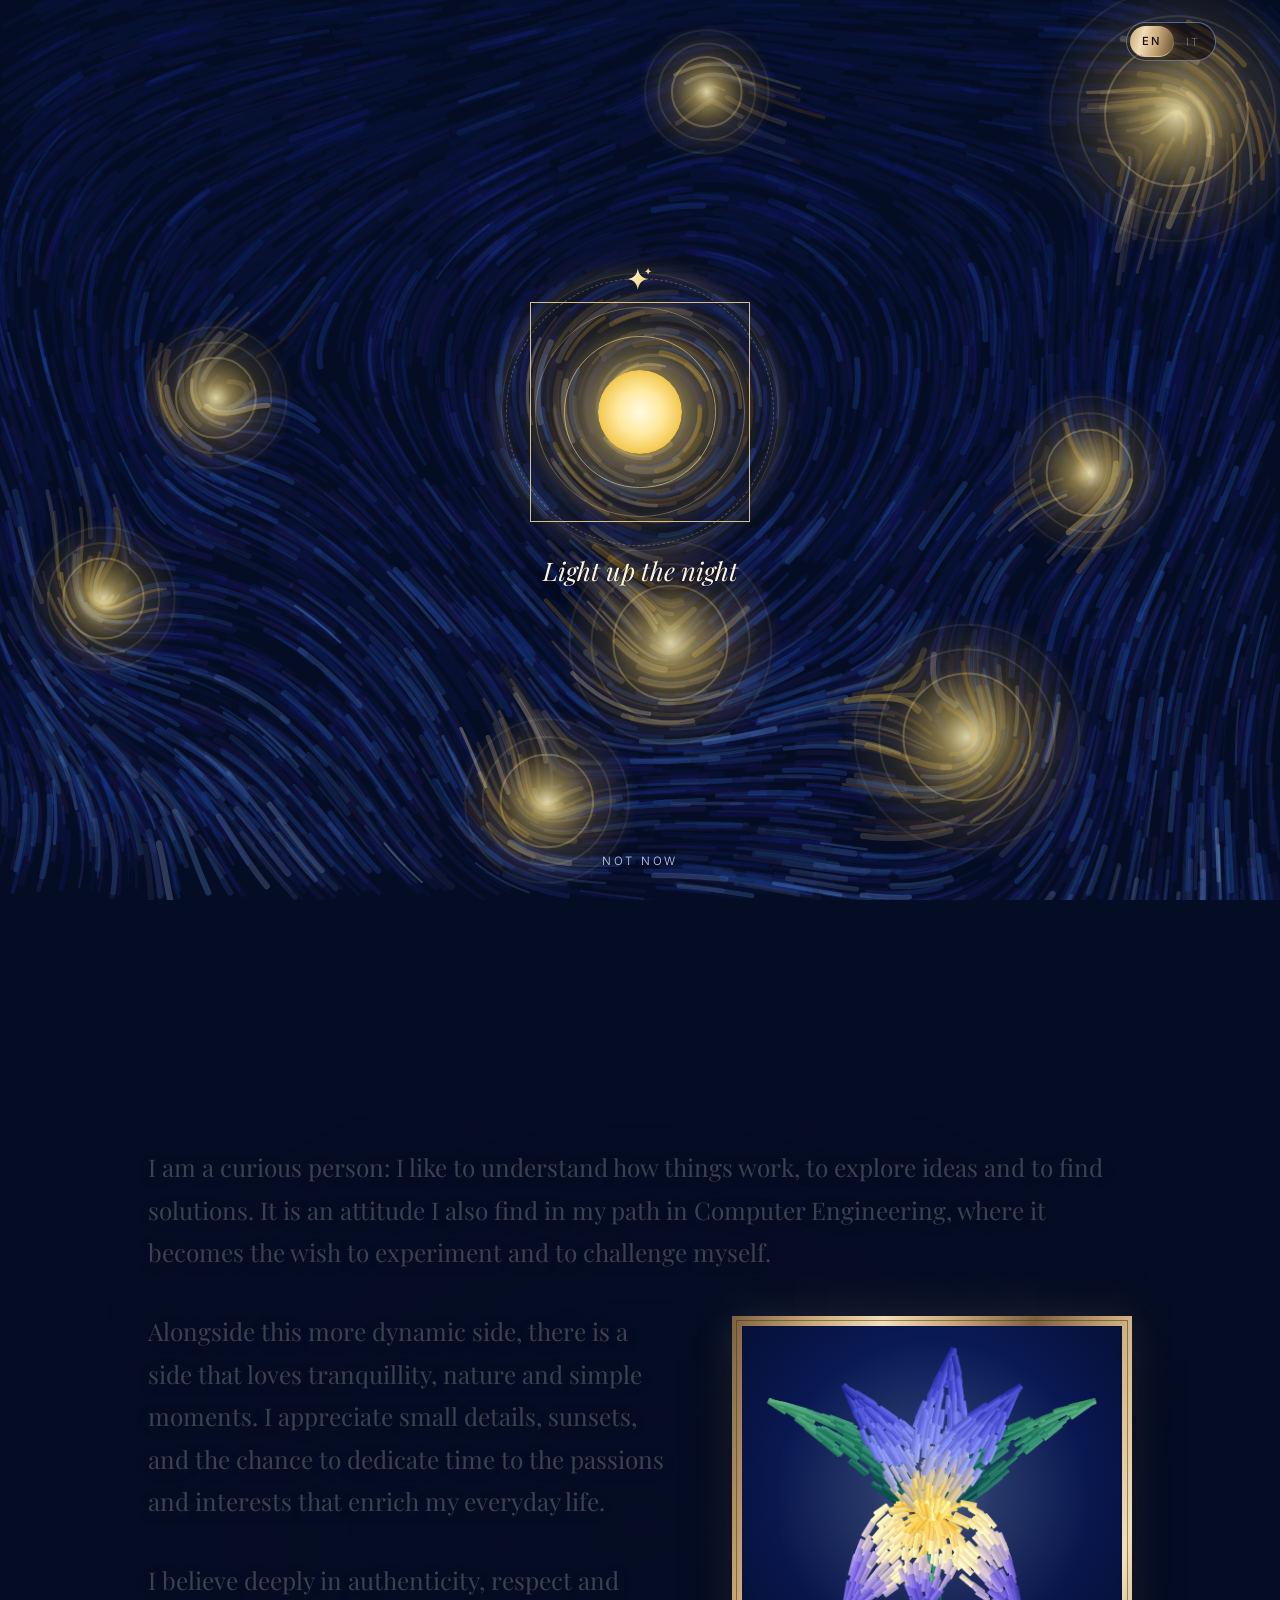
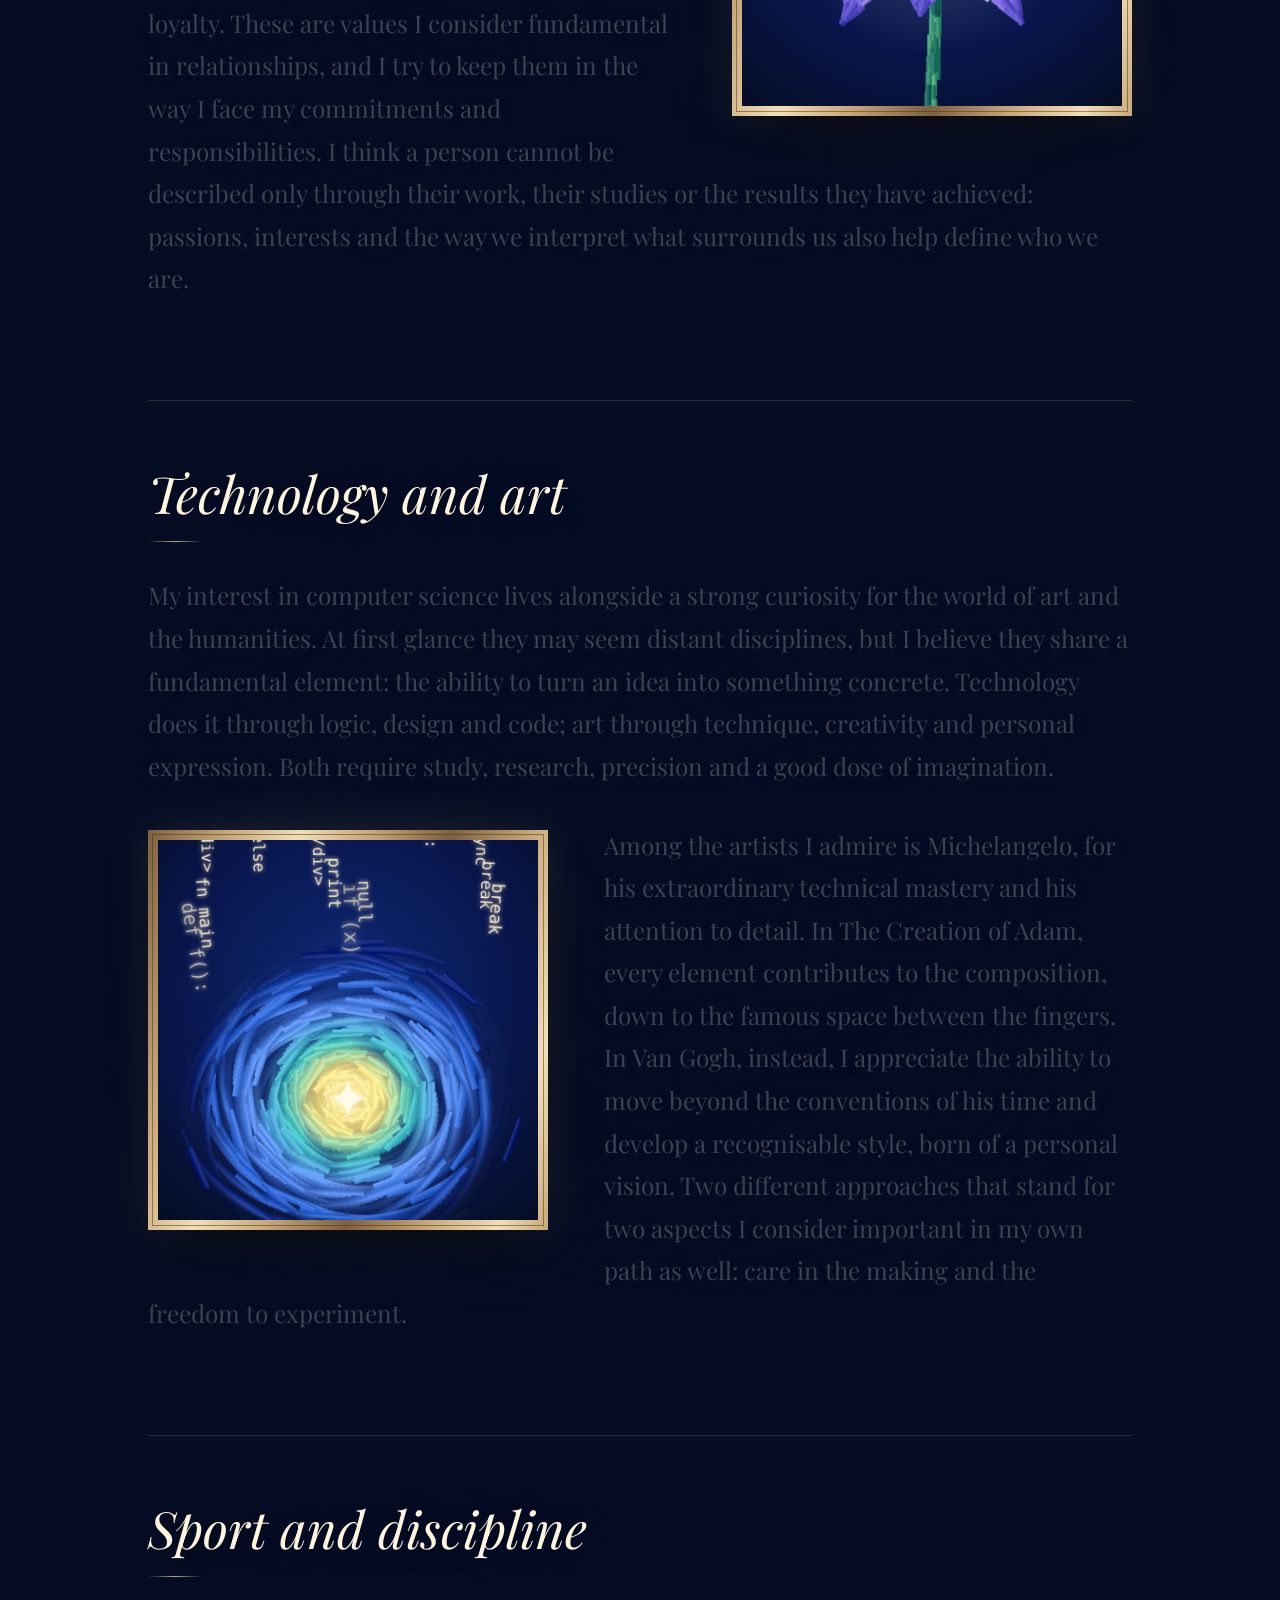
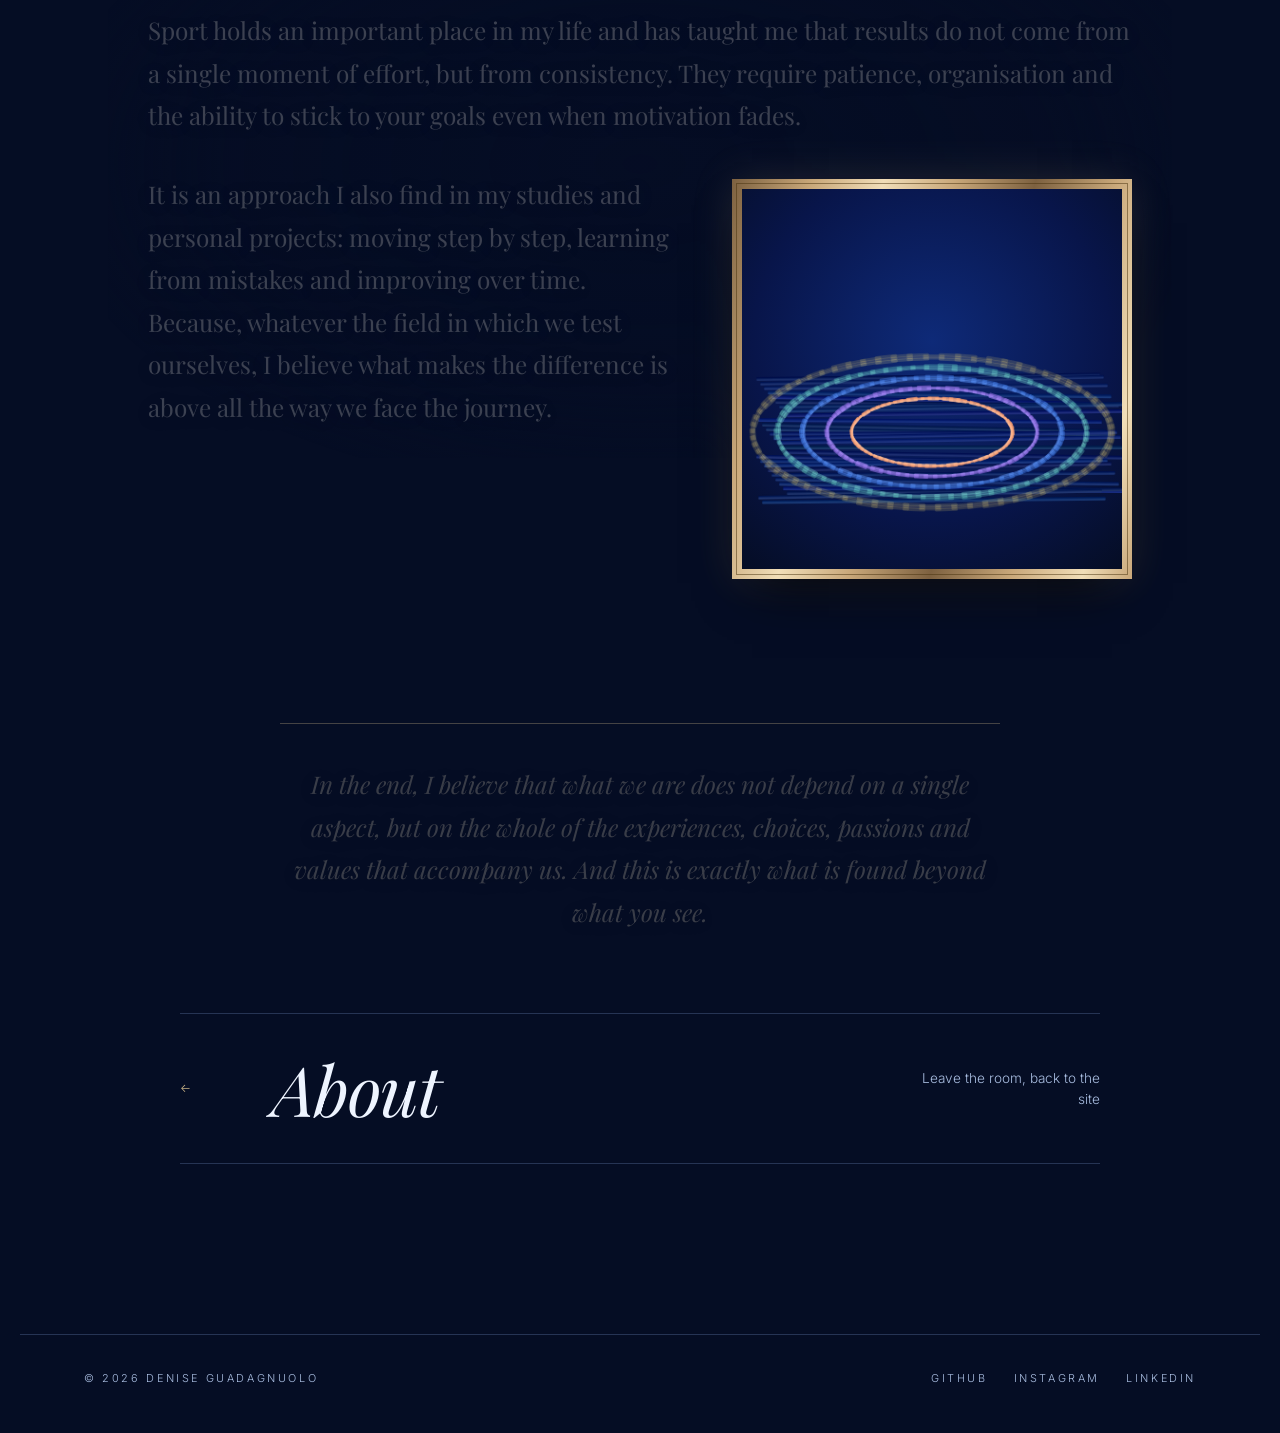
<file: me.html>
<!DOCTYPE html>
<html lang="en" data-page="inner">
<head>
  <meta charset="UTF-8">
  <meta name="viewport" content="width=device-width, initial-scale=1.0, viewport-fit=cover">
  <title>Beyond what you see | Dreveen</title>
  <meta name="description" content="Beyond what you see: a night sky by Denise Guadagnuolo, inspired by Van Gogh's Starry Night.">
  <meta name="theme-color" content="#050d24">
  <link rel="icon" href="data:image/svg+xml,<svg xmlns='http://www.w3.org/2000/svg' viewBox='0 0 100 100'><rect width='100' height='100' fill='%230a0406'/><text x='50' y='70' font-size='64' text-anchor='middle' fill='%23c9a87a' font-family='serif' font-style='italic'>D</text></svg>">
  <script>
    document.documentElement.classList.add("js", "fonts-wait");
    (function () {
      var go = function () { document.documentElement.classList.remove("fonts-wait"); };
      setTimeout(go, 2500);
      if (document.fonts && document.fonts.load) {
        Promise.all([
          document.fonts.load('italic 400 1em "Playfair Display"'),
          document.fonts.load('400 1em "Playfair Display"'),
          document.fonts.load('400 1em "Inter"'),
          document.fonts.load('300 1em "Inter"'),
          document.fonts.load('400 1em "Great Vibes"')
        ]).then(go, go);
      } else go();
    })();
  </script>
  <link rel="preconnect" href="https://fonts.googleapis.com">
  <link rel="preconnect" href="https://fonts.gstatic.com" crossorigin>
  <link href="https://fonts.googleapis.com/css2?family=Inter:wght@300;400&family=Playfair+Display:ital,wght@0,400;1,400&family=Great+Vibes&display=swap" rel="stylesheet">
  <link rel="stylesheet" href="style.css?v=311">
  <link rel="stylesheet" href="me.css?v=311">
</head>
<body class="me">
  <div class="me-world" aria-hidden="true">
    <canvas class="me-art" id="meArt"></canvas>
    <canvas class="me-sky" id="meSky"></canvas>
    <canvas class="me-stars" id="meStars"></canvas>
  </div>
  <div class="me-veil" aria-hidden="true"></div>

  <div class="me-gate" id="meGate" role="dialog" aria-label="Entrance">
    <canvas class="gate-sky" id="meGateSky" aria-hidden="true"></canvas>
    <canvas class="gate-stars" id="meGateStars" aria-hidden="true"></canvas>
    <button class="lang gate-lang" type="button" aria-label="Language: English. Switch to Italian"><span data-l="en" class="on">EN</span><i>/</i><span data-l="it">IT</span></button>
    <div class="gate-center">
      <button class="gate-star" id="meEnter" type="button" aria-label="Enter the night">
        <span class="gs-ring r3" aria-hidden="true"></span>
        <span class="gs-ring r2" aria-hidden="true"></span>
        <span class="gs-ring" aria-hidden="true"></span>
        <span class="gs-core" aria-hidden="true"></span>
        <span class="gs-wave" aria-hidden="true"></span>
        <span class="gs-wave w2" aria-hidden="true"></span>
        <span class="gs-orbit" aria-hidden="true"><i class="gs-sat"></i></span>
        <i class="gs-spark s1" aria-hidden="true"></i><i class="gs-spark s2" aria-hidden="true"></i><i class="gs-spark s3" aria-hidden="true"></i><i class="gs-spark s4" aria-hidden="true"></i>
        <span class="gs-flood" aria-hidden="true"></span>
      </button>
      <p class="gate-cta" data-en="Light up the night" data-it="Accendi la notte">Light up the night</p>
    </div>
    <a class="gate-back" href="about.html" data-en="Not now" data-it="Non ora">Not now</a>
  </div>

  <header class="site-nav">
    <a class="logo" href="index.html">Dreveen</a>
    <button class="menu-toggle" aria-expanded="false" aria-controls="menu">Menu</button>
    <button class="lang" type="button" aria-label="Language: English. Switch to Italian"><span data-l="en" class="on">EN</span><i>/</i><span data-l="it">IT</span></button>
    <nav class="links" id="menu">
      <a href="index.html">Home</a>
      <a href="about.html" aria-current="page">About</a>
      <a href="projects.html">Projects</a>
      <a href="games.html">Games</a>
      <a href="contacts.html">Contacts</a>
    </nav>
  </header>

  <main class="page me-page" id="mePage">
    <section class="hero-room">
      <h1 class="display reveal" style="--d:.1s">
        <span data-en="Beyond" data-it="Oltre">Beyond</span>
        <span class="shift metal" data-en="what you see." data-it="ciò che si vede.">what you see.</span>
      </h1>
    </section>

    <section>
      <div class="me-read" id="meFlow">
        <div class="me-block fr">
        <div class="me-txt">
        <p class="me-para" data-en="I am a curious person: I like to understand how things work, to explore ideas and to find solutions. It is an attitude I also find in my path in Computer Engineering, where it becomes the wish to experiment and to challenge myself." data-it="Sono una persona curiosa: mi piace capire come funzionano le cose, esplorare idee e trovare soluzioni. È un’attitudine che ritrovo nel mio percorso in Ingegneria Informatica.">I am a curious person: I like to understand how things work, to explore ideas and to find solutions. It is an attitude I also find in my path in Computer Engineering, where it becomes the wish to experiment and to challenge myself.</p>

        <figure class="me-art-fig" aria-hidden="true"><canvas data-art="iris"></canvas></figure>
        <p class="me-para" data-en="Alongside this more dynamic side, there is a side that loves tranquillity, nature and simple moments. I appreciate small details, sunsets, and the chance to dedicate time to the passions and interests that enrich my everyday life." data-it="Accanto a questa parte più dinamica, c’è un lato che ama la tranquillità, la natura e i momenti semplici. Apprezzo i piccoli dettagli, i tramonti e la possibilità di dedicare tempo alle passioni e agli interessi che arricchiscono la mia quotidianità.">Alongside this more dynamic side, there is a side that loves tranquillity, nature and simple moments. I appreciate small details, sunsets, and the chance to dedicate time to the passions and interests that enrich my everyday life.</p>

        <p class="me-para" data-en="I believe deeply in authenticity, respect and loyalty. These are values I consider fundamental in relationships, and I try to keep them in the way I face my commitments and responsibilities. I think a person cannot be described only through their work, their studies or the results they have achieved: passions, interests and the way we interpret what surrounds us also help define who we are." data-it="Credo molto nell’autenticità, nel rispetto e nella lealtà. Sono valori che considero fondamentali nelle relazioni e che cerco di mantenere anche nel mio modo di affrontare gli impegni e le responsabilità. Penso che una persona non si possa descrivere soltanto attraverso il proprio lavoro, gli studi o i risultati raggiunti: anche le passioni, gli interessi e il modo di interpretare ciò che ci circonda contribuiscono a definirne l’identità.">I believe deeply in authenticity, respect and loyalty. These are values I consider fundamental in relationships, and I try to keep them in the way I face my commitments and responsibilities. I think a person cannot be described only through their work, their studies or the results they have achieved: passions, interests and the way we interpret what surrounds us also help define who we are.</p>

        </div>
        </div>
        <div class="me-block rev">
        <div class="me-txt">
        <h2 class="me-h reveal" data-en="Technology and art" data-it="Tecnologia e arte">Technology and art</h2>

        <p class="me-para" data-en="My interest in computer science lives alongside a strong curiosity for the world of art and the humanities. At first glance they may seem distant disciplines, but I believe they share a fundamental element: the ability to turn an idea into something concrete. Technology does it through logic, design and code; art through technique, creativity and personal expression. Both require study, research, precision and a good dose of imagination." data-it="Il mio interesse per l’informatica convive con una forte curiosità verso il mondo dell’arte e della cultura umanistica. A prima vista possono sembrare discipline distanti, ma credo che condividano un elemento fondamentale: la capacità di trasformare un’idea in qualcosa di concreto. La tecnologia lo fa attraverso la logica, la progettazione e il codice; l’arte attraverso la tecnica, la creatività e l’espressione personale. Entrambe richiedono studio, ricerca, precisione e una buona dose di immaginazione.">My interest in computer science lives alongside a strong curiosity for the world of art and the humanities. At first glance they may seem distant disciplines, but I believe they share a fundamental element: the ability to turn an idea into something concrete. Technology does it through logic, design and code; art through technique, creativity and personal expression. Both require study, research, precision and a good dose of imagination.</p>

        <figure class="me-art-fig" aria-hidden="true"><canvas data-art="code"></canvas></figure>
        <p class="me-para" data-en="Among the artists I admire is Michelangelo, for his extraordinary technical mastery and his attention to detail. In The Creation of Adam, every element contributes to the composition, down to the famous space between the fingers. In Van Gogh, instead, I appreciate the ability to move beyond the conventions of his time and develop a recognisable style, born of a personal vision. Two different approaches that stand for two aspects I consider important in my own path as well: care in the making and the freedom to experiment." data-it="Tra gli artisti che ammiro c’è Michelangelo, per la sua straordinaria padronanza tecnica e l’attenzione ai dettagli. Nella Creazione di Adamo, ogni elemento contribuisce alla composizione, fino al celebre spazio tra le dita. Di Van Gogh apprezzo invece la capacità di superare le convenzioni del suo tempo e sviluppare uno stile riconoscibile, frutto di una visione personale. Due approcci diversi che rappresentano due aspetti che considero importanti anche nel mio percorso: la cura nella realizzazione e la libertà di sperimentare.">Among the artists I admire is Michelangelo, for his extraordinary technical mastery and his attention to detail. In The Creation of Adam, every element contributes to the composition, down to the famous space between the fingers. In Van Gogh, instead, I appreciate the ability to move beyond the conventions of his time and develop a recognisable style, born of a personal vision. Two different approaches that stand for two aspects I consider important in my own path as well: care in the making and the freedom to experiment.</p>

        </div>
        </div>
        <div class="me-block fr">
        <div class="me-txt">
        <h2 class="me-h reveal" data-en="Sport and discipline" data-it="Sport e disciplina">Sport and discipline</h2>

        <p class="me-para" data-en="Sport holds an important place in my life and has taught me that results do not come from a single moment of effort, but from consistency. They require patience, organisation and the ability to stick to your goals even when motivation fades." data-it="Lo sport occupa un posto importante nella mia vita e mi ha insegnato che i risultati non arrivano da un singolo momento di impegno, ma dalla continuità. Richiedono pazienza, organizzazione e la capacità di rispettare i propri obiettivi anche quando la motivazione viene meno.">Sport holds an important place in my life and has taught me that results do not come from a single moment of effort, but from consistency. They require patience, organisation and the ability to stick to your goals even when motivation fades.</p>

        <figure class="me-art-fig" aria-hidden="true"><canvas data-art="drop"></canvas></figure>
        <p class="me-para" data-en="It is an approach I also find in my studies and personal projects: moving step by step, learning from mistakes and improving over time. Because, whatever the field in which we test ourselves, I believe what makes the difference is above all the way we face the journey." data-it="È un approccio che ritrovo anche nello studio e nei progetti personali: procedere per gradi, imparare dagli errori e migliorare nel tempo. Perché, al di là dell’ambito in cui ci si mette alla prova, credo che la differenza la faccia soprattutto il modo in cui si affronta il percorso.">It is an approach I also find in my studies and personal projects: moving step by step, learning from mistakes and improving over time. Because, whatever the field in which we test ourselves, I believe what makes the difference is above all the way we face the journey.</p>

        </div>
        </div>

        <p class="me-para me-end" data-en="In the end, I believe that what we are does not depend on a single aspect, but on the whole of the experiences, choices, passions and values that accompany us. And this is exactly what is found beyond what you see." data-it="In fondo, credo che ciò che siamo non dipenda da un singolo aspetto, ma dall’insieme delle esperienze, delle scelte, delle passioni e dei valori che ci accompagnano. Ed è proprio questo che si trova oltre ciò che si vede.">In the end, I believe that what we are does not depend on a single aspect, but on the whole of the experiences, choices, passions and values that accompany us. And this is exactly what is found beyond what you see.</p>
      </div>
    </section>

    <section class="room-exit">
      <a class="row reveal" href="about.html" style="border-top: 1px solid var(--line);">
        <span class="n">&larr;</span><span class="t" data-en="About" data-it="Chi sono">About</span><span class="d" data-en="Leave the room, back to the site" data-it="Esci dalla stanza e torna al sito">Leave the room, back to the site</span>
      </a>
    </section>
  </main>


  <footer>
    <span>&copy; <span id="year">2026</span> Denise Guadagnuolo</span>
    <nav aria-label="Social">
      <a href="https://github.com/dreveen" target="_blank" rel="noopener">GitHub</a>
      <a href="https://www.instagram.com/dreveen" target="_blank" rel="noopener">Instagram</a>
      <a href="https://www.linkedin.com/in/dreveen" target="_blank" rel="noopener">LinkedIn</a>
    </nav>
  </footer>

  <script src="i18n.js?v=311"></script>
  <script src="script.js?v=311"></script>
  <script src="me.js?v=311"></script>
  <script src="me-art.js?v=311"></script>
</body>
</html>
</file>
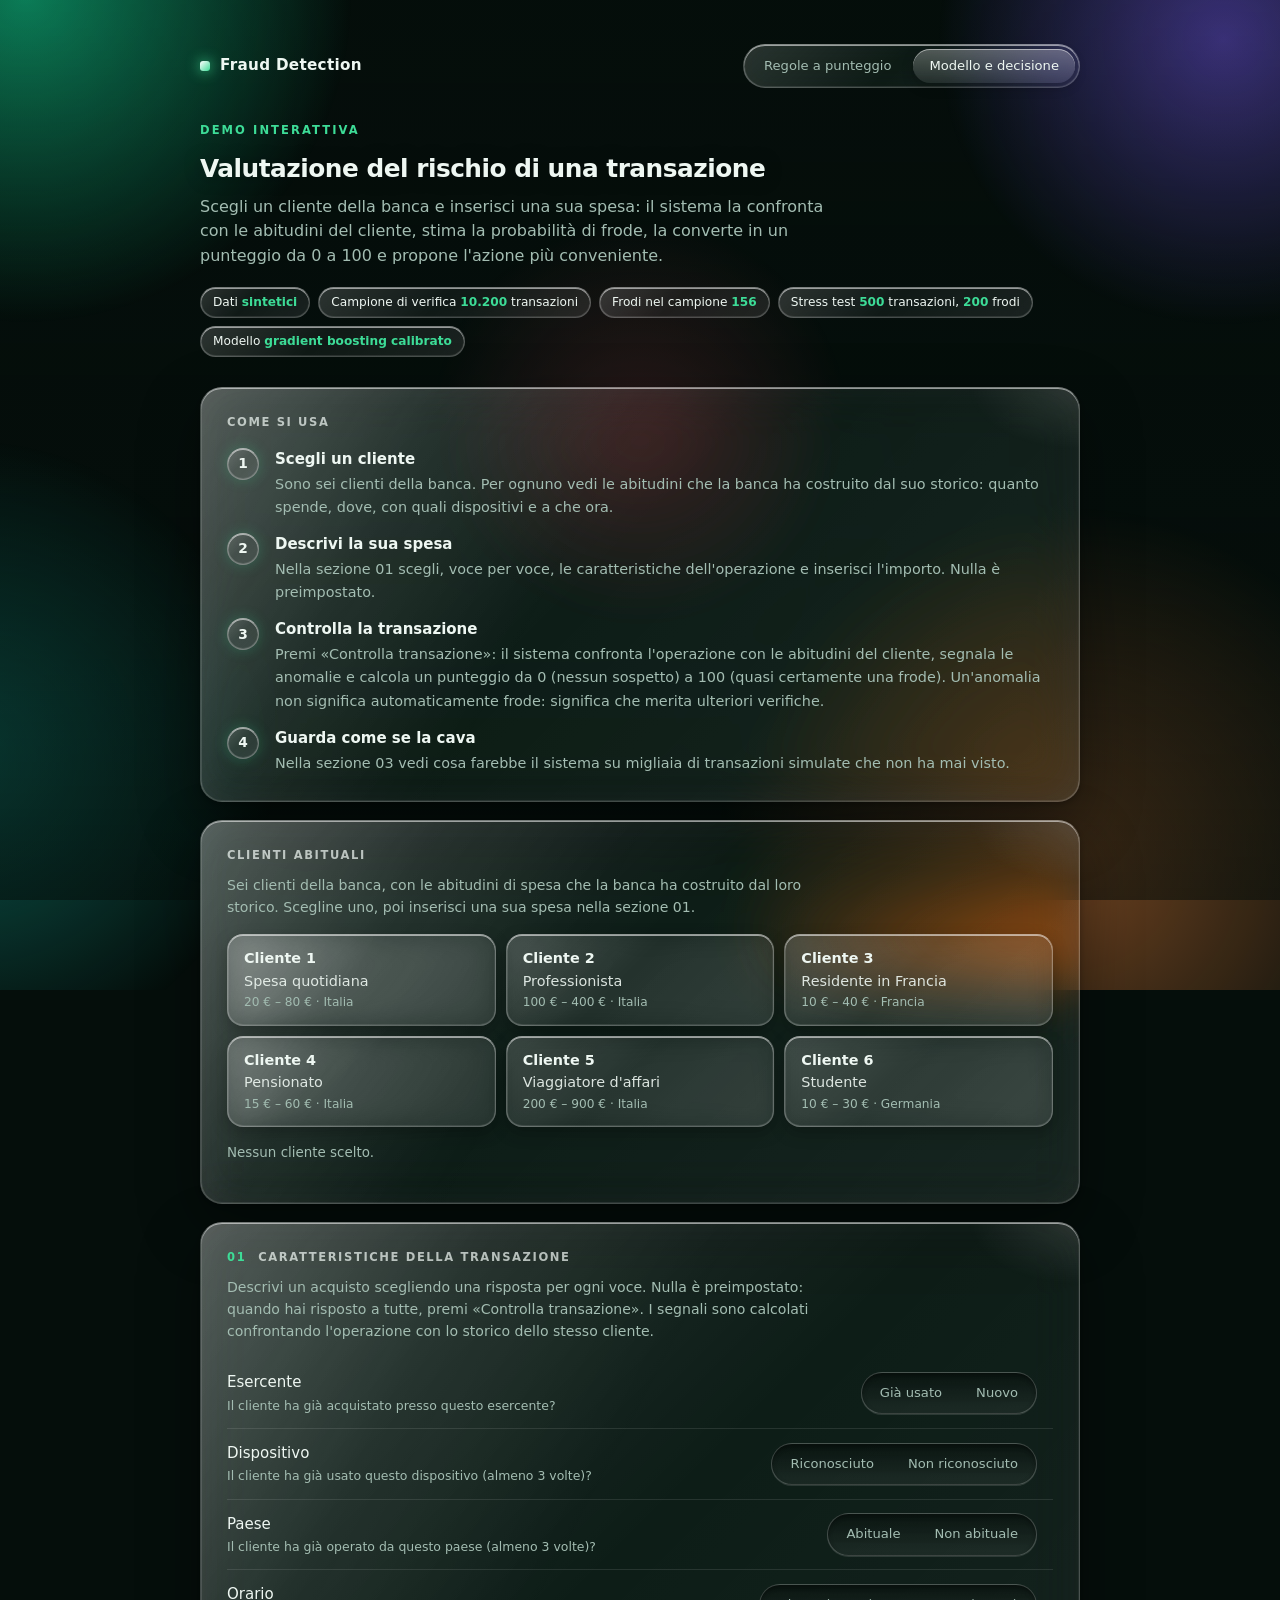
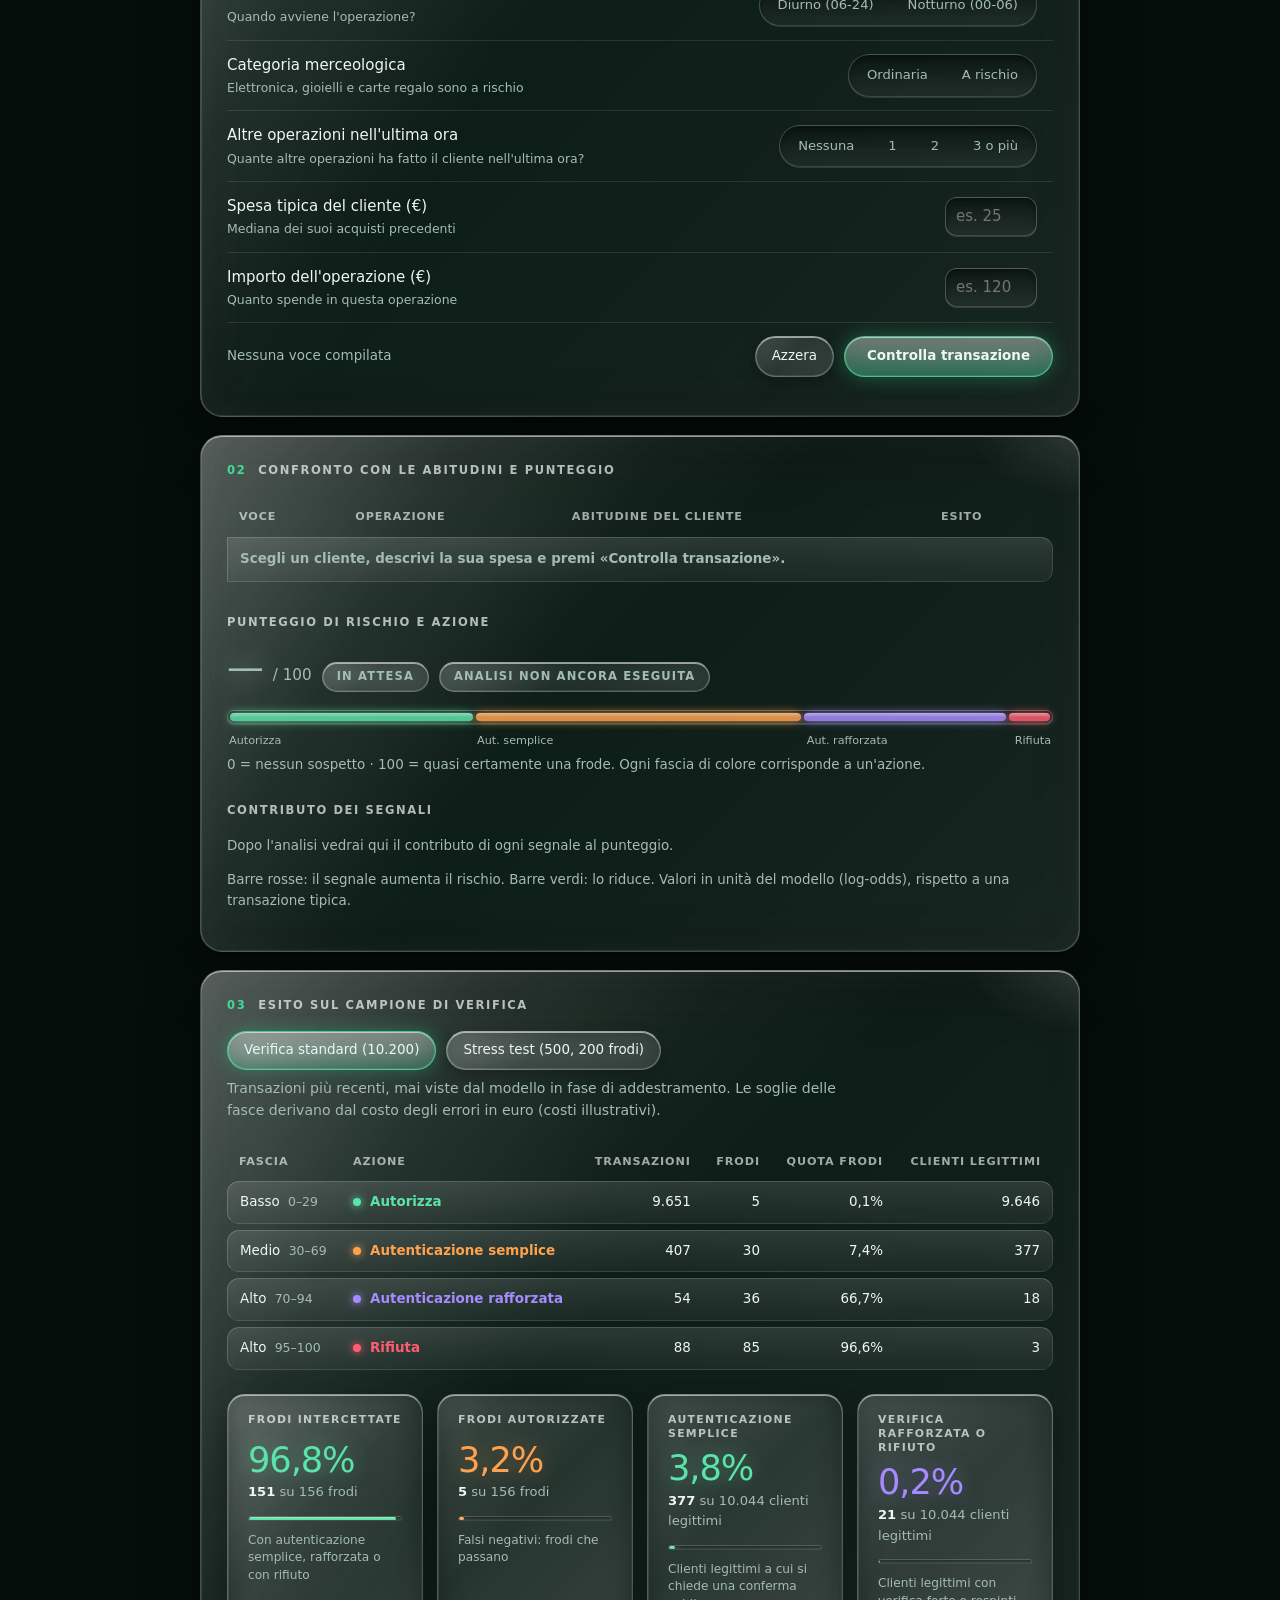
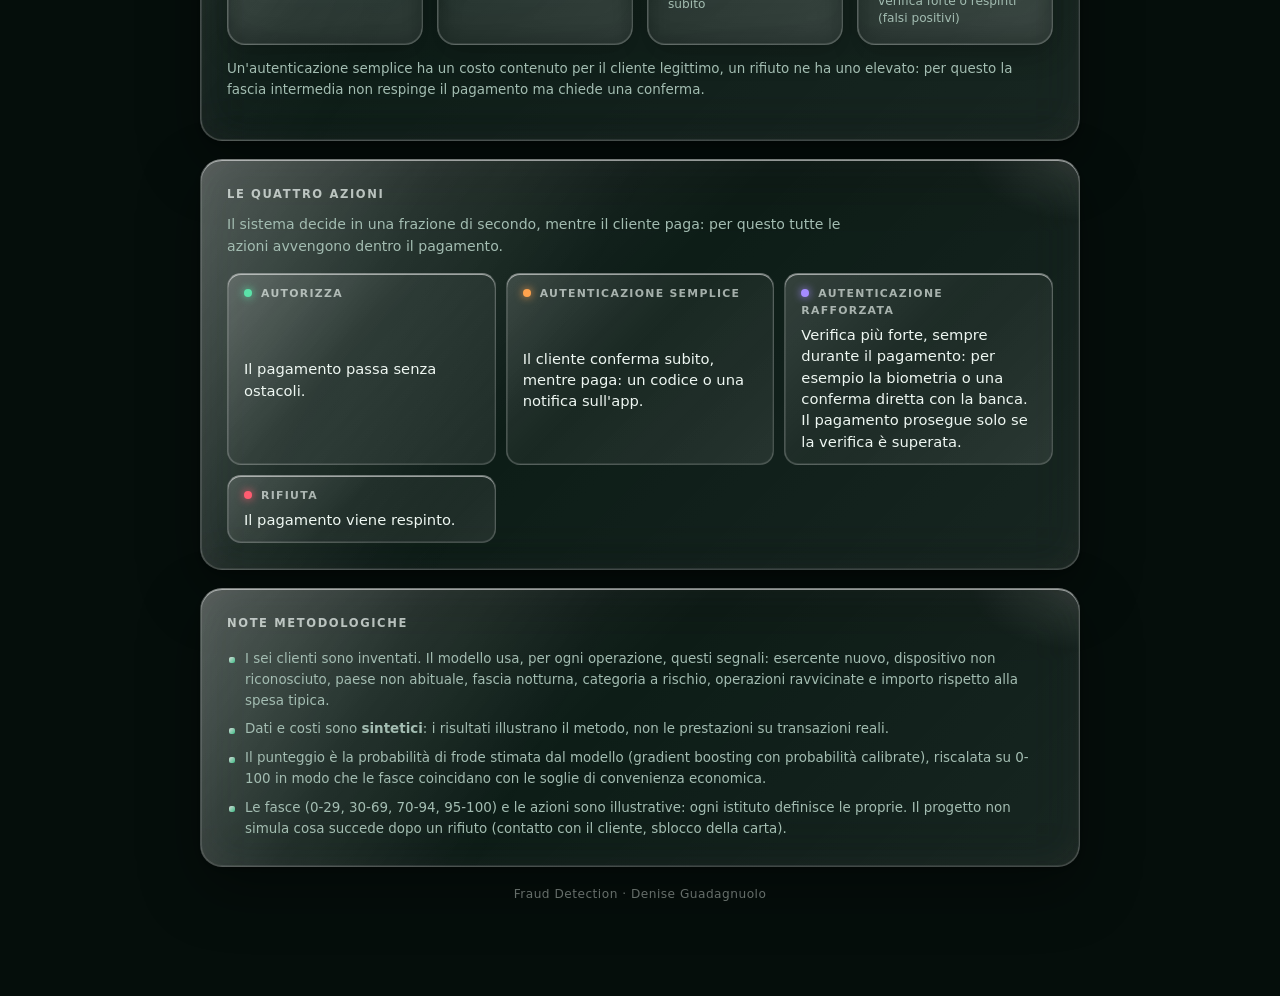
<file: fraud-demo/demo_modello.html>
<!doctype html>
<html lang="it"><head><meta charset="utf-8">
<meta name="viewport" content="width=device-width,initial-scale=1">
<title>Valutazione del rischio | Fraud Detection</title>
<style>/* ===== Tema "vetro": ogni elemento e' una lastra di vetro su uno sfondo colorato ===== */
:root{--bg:#050e0b;--ink:#eef7f2;--mut:#a3bdb2;--line:rgba(255,255,255,.20);--acc:#3ddc97;--ok:#5be3a9;--bad:#ff5c70;--warn:#ffa24d;--pur:#a58bff;
 /* la ricetta del vetro, riusata ovunque */
 --glass:linear-gradient(135deg,rgba(255,255,255,.16),rgba(255,255,255,.05) 45%,rgba(255,255,255,.09));
 --glass-hi:inset 0 1px 0 rgba(255,255,255,.55),inset 0 -1px 0 rgba(255,255,255,.10),inset 1px 0 0 rgba(255,255,255,.12),inset -1px 0 0 rgba(255,255,255,.06);
 --blur:blur(26px) saturate(190%) brightness(1.06);
 --tube:linear-gradient(180deg,rgba(0,0,0,.30),rgba(255,255,255,.06))}
*{box-sizing:border-box}
html{background:var(--bg)}
body{margin:0;color:var(--ink);font:15px/1.55 "Inter","Segoe UI",system-ui,-apple-system,sans-serif;padding:44px 20px 80px;-webkit-font-smoothing:antialiased;min-height:100vh;position:relative;background:transparent}
/* sfondo: grandi sfere di colore sfocate, cosi' il vetro ha qualcosa da rifrangere */
body::before{content:"";position:fixed;inset:-10%;z-index:-2;
 background:
  radial-gradient(480px 480px at 10% 8%,rgba(16,185,129,.72),transparent 68%),
  radial-gradient(420px 420px at 88% 12%,rgba(124,92,255,.50),transparent 68%),
  radial-gradient(520px 520px at 78% 88%,rgba(255,138,61,.42),transparent 68%),
  radial-gradient(460px 460px at 6% 78%,rgba(20,184,166,.45),transparent 68%),
  radial-gradient(300px 300px at 50% 48%,rgba(255,92,112,.20),transparent 70%)}
body::after{content:"";position:fixed;inset:0;z-index:-1;background:linear-gradient(180deg,rgba(5,14,11,.10),rgba(5,14,11,.55))}
main{max-width:880px;margin:0 auto}
h1{font-weight:600;font-size:1.55rem;letter-spacing:-.02em;margin:0 0 6px;text-shadow:0 1px 18px rgba(0,0,0,.35)}
.sub{color:var(--mut);margin:0 0 28px;font-size:.95rem}
h2{font-size:.72rem;letter-spacing:.14em;text-transform:uppercase;font-weight:600;color:rgba(238,247,242,.72);margin:0 0 16px}
b,strong{font-weight:600}
.hint{color:var(--mut);font-size:.84rem;line-height:1.55}

/* --- la lastra: riquadri principali --- */
.card{position:relative;background:var(--glass);border:1px solid var(--line);border-top-color:rgba(255,255,255,.42);border-radius:22px;padding:26px;margin-bottom:18px;
 backdrop-filter:var(--blur);-webkit-backdrop-filter:var(--blur);
 box-shadow:var(--glass-hi),inset 0 0 40px rgba(255,255,255,.035),0 22px 60px rgba(0,0,0,.38),0 2px 6px rgba(0,0,0,.25);overflow:hidden}
/* riflesso diagonale, come la luce su una lastra */
.card::before{content:"";position:absolute;inset:0;pointer-events:none;border-radius:inherit;
 background:linear-gradient(118deg,rgba(255,255,255,.20) 0%,rgba(255,255,255,.05) 22%,transparent 42%),radial-gradient(160px 90px at 100% 0,rgba(255,255,255,.10),transparent 70%)}
.card>*{position:relative}

/* --- controlli --- */
input[type=checkbox]{-webkit-appearance:none;appearance:none;width:20px;height:20px;margin:0;border-radius:7px;cursor:pointer;position:relative;
 background:var(--tube);border:1px solid rgba(255,255,255,.28);box-shadow:inset 0 2px 4px rgba(0,0,0,.35),0 1px 0 rgba(255,255,255,.18);transition:background .15s,box-shadow .15s}
input[type=checkbox]:checked{background:linear-gradient(180deg,rgba(255,255,255,.55),rgba(255,255,255,0) 55%),linear-gradient(180deg,#5be3a9,#10b981);border-color:rgba(255,255,255,.55);
 box-shadow:inset 0 1px 0 rgba(255,255,255,.7),0 0 14px rgba(61,220,151,.45)}
input[type=checkbox]:checked::after{content:"";position:absolute;left:6px;top:2px;width:5px;height:10px;border:solid #04261a;border-width:0 2.2px 2.2px 0;transform:rotate(45deg)}
input[type=range]{-webkit-appearance:none;appearance:none;background:transparent;height:22px;cursor:pointer}
input[type=range]::-webkit-slider-runnable-track{height:8px;border-radius:5px;background:var(--tube);border:1px solid rgba(255,255,255,.18);box-shadow:inset 0 2px 4px rgba(0,0,0,.4)}
input[type=range]::-moz-range-track{height:8px;border-radius:5px;background:var(--tube);border:1px solid rgba(255,255,255,.18)}
input[type=range]::-webkit-slider-thumb{-webkit-appearance:none;width:22px;height:22px;margin-top:-8px;border-radius:50%;
 background:radial-gradient(circle at 32% 28%,rgba(255,255,255,.95),rgba(255,255,255,.35) 38%,rgba(61,220,151,.55) 72%);border:1px solid rgba(255,255,255,.7);box-shadow:0 3px 10px rgba(0,0,0,.45),0 0 12px rgba(61,220,151,.35)}
input[type=range]::-moz-range-thumb{width:20px;height:20px;border-radius:50%;background:radial-gradient(circle at 32% 28%,rgba(255,255,255,.95),rgba(255,255,255,.35) 38%,rgba(61,220,151,.55) 72%);border:1px solid rgba(255,255,255,.7)}
input[type=number]{width:92px;background:var(--tube);color:var(--ink);border:1px solid rgba(255,255,255,.22);border-radius:12px;padding:7px 10px;font:inherit;font-variant-numeric:tabular-nums;
 box-shadow:inset 0 2px 5px rgba(0,0,0,.35),0 1px 0 rgba(255,255,255,.14);outline:none}
input[type=number]:focus{border-color:rgba(61,220,151,.7);box-shadow:inset 0 2px 5px rgba(0,0,0,.35),0 0 0 3px rgba(61,220,151,.18)}
button{position:relative;background:var(--glass);color:var(--ink);border:1px solid rgba(255,255,255,.26);border-top-color:rgba(255,255,255,.5);border-radius:999px;padding:8px 16px;font:inherit;font-size:.84rem;cursor:pointer;
 backdrop-filter:blur(14px) saturate(170%);-webkit-backdrop-filter:blur(14px) saturate(170%);box-shadow:var(--glass-hi),0 6px 16px rgba(0,0,0,.25);transition:transform .12s,box-shadow .15s,border-color .15s}
button:hover{border-color:rgba(61,220,151,.8);box-shadow:var(--glass-hi),0 6px 18px rgba(0,0,0,.28),0 0 18px rgba(61,220,151,.28)}
button:active{transform:translateY(1px)}

/* righe di controllo */
.row,.rule{display:grid;grid-template-columns:1fr auto auto;gap:4px 16px;align-items:center;padding:13px 0;border-bottom:1px solid rgba(255,255,255,.10)}
.row:last-child,.rule:last-child{border:0}
.row label,.rule label{font-weight:500}
.row input[type=range]{width:240px}
.val{min-width:34px;text-align:right;color:var(--mut);font-variant-numeric:tabular-nums}
.rule input[type=checkbox]{grid-row:1;grid-column:3;justify-self:end}
.rule label{grid-row:1;grid-column:1}
.rule .ctl{grid-column:1/-1;display:flex;align-items:center;gap:12px;color:var(--mut);font-size:.86rem}
.rule .ctl input[type=range]{flex:1;max-width:340px}
.rule .hit{grid-column:1/-1;color:var(--mut);font-size:.8rem}
.presets{display:flex;flex-wrap:wrap;gap:10px}

/* --- numeri di sintesi: lastre piccole dentro la lastra --- */
.big{display:grid;grid-template-columns:repeat(auto-fit,minmax(150px,1fr));gap:12px}
.num{position:relative;padding:16px 18px;text-align:left;border-radius:16px;background:var(--glass);border:1px solid rgba(255,255,255,.20);border-top-color:rgba(255,255,255,.42);
 backdrop-filter:blur(10px);-webkit-backdrop-filter:blur(10px);box-shadow:var(--glass-hi),inset 0 -14px 24px rgba(0,0,0,.12),0 8px 20px rgba(0,0,0,.22)}
.num b{display:block;font-size:1.6rem;font-weight:500;letter-spacing:-.02em;font-variant-numeric:tabular-nums;line-height:1.2;text-shadow:0 0 18px currentColor}
.num span{color:var(--mut);font-size:.78rem}
.ok b{color:var(--ok)}.warn b{color:var(--warn)}.pur b{color:var(--pur)}.bad b{color:var(--bad)}

/* --- barre: tubi di vetro con liquido colorato --- */
.bar,.gauge{height:12px;background:var(--tube);border:1px solid rgba(255,255,255,.20);border-radius:8px;position:relative;margin:8px 0 16px;box-shadow:inset 0 2px 5px rgba(0,0,0,.4),0 1px 0 rgba(255,255,255,.14);overflow:hidden}
.bar i,.gauge i{display:block;height:100%;width:0;border-radius:8px;transition:width .25s,background .25s;
 background:linear-gradient(180deg,rgba(255,255,255,.55),rgba(255,255,255,0) 52%),linear-gradient(90deg,#10b981,#3ddc97);box-shadow:0 0 14px rgba(61,220,151,.5)}
.lbl{display:flex;justify-content:space-between;color:var(--mut);font-size:.84rem}
.lbl strong{color:var(--ink);font-variant-numeric:tabular-nums}
.score{font-size:2.3rem;font-weight:500;letter-spacing:-.03em;line-height:1.1;font-variant-numeric:tabular-nums;text-shadow:0 0 24px currentColor}
.verdict{font-size:.72rem;letter-spacing:.12em;text-transform:uppercase;font-weight:600;margin-left:12px}
.bars{margin-top:6px}
.b{display:grid;grid-template-columns:170px 1fr 44px;gap:12px;align-items:center;font-size:.82rem;color:var(--mut);padding:4px 0}
.b .t{height:9px;background:var(--tube);border:1px solid rgba(255,255,255,.16);border-radius:6px;position:relative;box-shadow:inset 0 1px 3px rgba(0,0,0,.35)}
.b .t i{position:absolute;top:-1px;bottom:-1px;border-radius:6px;background:linear-gradient(180deg,rgba(255,255,255,.5),rgba(255,255,255,0) 55%),var(--c,var(--bad));box-shadow:0 0 12px var(--c,var(--bad))}
.b .t s{position:absolute;left:50%;top:-3px;bottom:-3px;width:1px;background:rgba(255,255,255,.28)}
.b span:last-child{text-align:right;font-variant-numeric:tabular-nums}

/* punteggio 0-100, fasce e azioni */
.scorehead{display:flex;align-items:baseline;gap:10px;flex-wrap:wrap}
.of{color:var(--mut);font-size:.95rem}
.pill{font-size:.72rem;letter-spacing:.1em;text-transform:uppercase;font-weight:600;border:1px solid rgba(255,255,255,.26);border-top-color:rgba(255,255,255,.5);border-radius:999px;padding:5px 14px;color:var(--mut);
 background:var(--glass);backdrop-filter:blur(10px);-webkit-backdrop-filter:blur(10px);box-shadow:var(--glass-hi)}
.zones{display:flex;height:14px;border-radius:9px;position:relative;margin:18px 0 8px;gap:3px;padding:2px;background:var(--tube);border:1px solid rgba(255,255,255,.20);box-shadow:inset 0 2px 5px rgba(0,0,0,.4),0 1px 0 rgba(255,255,255,.14)}
.zones i{display:block;height:100%;border-radius:6px;background:linear-gradient(180deg,rgba(255,255,255,.55),rgba(255,255,255,0) 55%),var(--c);opacity:.85;box-shadow:0 0 10px var(--c)}
.zones u{position:absolute;top:-7px;bottom:-7px;width:4px;margin-left:-2px;border-radius:3px;background:linear-gradient(180deg,#fff,rgba(255,255,255,.55));transition:left .25s;box-shadow:0 0 0 2px rgba(0,0,0,.35),0 0 14px rgba(255,255,255,.7)}
.zlabels{display:flex;gap:3px;font-size:.7rem;color:var(--mut)}
.zlabels span{overflow:hidden;white-space:nowrap;text-overflow:clip;padding:0 2px}

/* --- tabelle: righe di vetro --- */
table{width:100%;border-collapse:separate;border-spacing:0 6px;font-size:.84rem;font-variant-numeric:tabular-nums}
th,td{padding:10px 12px;text-align:left}
th{color:rgba(238,247,242,.65);font-weight:600;font-size:.7rem;letter-spacing:.08em;text-transform:uppercase;padding-bottom:4px}
tbody td{background:linear-gradient(180deg,rgba(255,255,255,.12),rgba(255,255,255,.05));border-top:1px solid rgba(255,255,255,.22);border-bottom:1px solid rgba(255,255,255,.06)}
tbody td:first-child{border-left:1px solid rgba(255,255,255,.18);border-radius:12px 0 0 12px}
tbody td:last-child{border-right:1px solid rgba(255,255,255,.12);border-radius:0 12px 12px 0}
.f{color:var(--bad);font-weight:600}.n{color:var(--ink)}
@media(max-width:560px){body{padding:26px 14px 56px}.card{padding:20px;border-radius:18px}.b{grid-template-columns:110px 1fr 40px}.row input[type=range]{width:140px}}

/* ===== struttura: barra superiore, titolo, sezioni numerate, note ===== */
.topbar{display:flex;align-items:center;justify-content:space-between;gap:16px;flex-wrap:wrap;margin-bottom:34px}
.brand{font-weight:600;letter-spacing:.02em;font-size:.95rem;display:flex;align-items:center;gap:10px}
.brand i{display:inline-block;width:10px;height:10px;border-radius:3px;background:linear-gradient(135deg,#fff,var(--acc));box-shadow:0 0 14px var(--acc)}
.tabs{display:flex;gap:6px;padding:4px;border-radius:999px;background:var(--glass);border:1px solid rgba(255,255,255,.22);border-top-color:rgba(255,255,255,.45);box-shadow:var(--glass-hi);backdrop-filter:blur(16px) saturate(170%);-webkit-backdrop-filter:blur(16px) saturate(170%)}
.tabs a{color:var(--mut);text-decoration:none;font-size:.82rem;font-weight:500;padding:7px 16px;border-radius:999px;transition:background .15s,color .15s}
.tabs a:hover{color:var(--ink)}
.tabs a.on{color:var(--ink);background:linear-gradient(180deg,rgba(255,255,255,.28),rgba(255,255,255,.08));box-shadow:inset 0 1px 0 rgba(255,255,255,.5),0 4px 12px rgba(0,0,0,.25)}
.eyebrow{font-size:.72rem;letter-spacing:.18em;text-transform:uppercase;color:var(--acc);font-weight:600;margin:0 0 10px}
.lede{color:var(--mut);max-width:62ch;margin:0 0 18px;font-size:1rem}
.chips{display:flex;flex-wrap:wrap;gap:8px;margin:0 0 30px}
.chip{font-size:.76rem;color:var(--ink);padding:5px 12px;border-radius:999px;background:var(--glass);border:1px solid rgba(255,255,255,.22);border-top-color:rgba(255,255,255,.42);box-shadow:var(--glass-hi);backdrop-filter:blur(10px);-webkit-backdrop-filter:blur(10px)}
.chip b{color:var(--acc);font-weight:600}
h2 .sn{color:var(--acc);margin-right:12px;font-variant-numeric:tabular-nums}
.sec-sub{color:var(--mut);font-size:.88rem;margin:-6px 0 16px;max-width:70ch}
label small{display:block;color:var(--mut);font-weight:400;font-size:.78rem;margin-top:1px}
.notes{margin:8px 0 0;padding:0;list-style:none;display:grid;gap:8px}
.notes li{color:var(--mut);font-size:.84rem;padding-left:18px;position:relative;line-height:1.55}
.notes li::before{content:"";position:absolute;left:2px;top:.62em;width:6px;height:6px;border-radius:2px;background:linear-gradient(135deg,#fff,var(--acc));opacity:.8}
.foot{margin-top:6px;text-align:center;color:rgba(238,247,242,.5);font-size:.76rem;letter-spacing:.04em}
@media(max-width:560px){.topbar{margin-bottom:24px}.tabs a{padding:7px 12px}}
.zlabels span:last-child{overflow:visible;display:flex;justify-content:flex-end}
.tw{overflow-x:auto;-webkit-overflow-scrolling:touch;margin:0 -6px;padding:0 6px}
.tw table{min-width:520px}
.tw{scrollbar-width:thin;scrollbar-color:rgba(255,255,255,.35) transparent}
.tw::-webkit-scrollbar{height:8px}
.tw::-webkit-scrollbar-track{background:rgba(255,255,255,.06);border-radius:6px}
.tw::-webkit-scrollbar-thumb{background:rgba(255,255,255,.30);border-radius:6px;border:1px solid rgba(255,255,255,.25)}

button.on{border-color:rgba(61,220,151,.85);background:linear-gradient(180deg,rgba(255,255,255,.30),rgba(61,220,151,.20));box-shadow:var(--glass-hi),0 0 18px rgba(61,220,151,.30)}

/* ===== indicatori (KPI) ===== */
.kpis{display:grid;grid-template-columns:repeat(auto-fit,minmax(176px,1fr));gap:14px;margin-top:18px}
.kpi{position:relative;--kc:var(--ok);padding:18px 20px 16px;border-radius:18px;background:var(--glass);border:1px solid rgba(255,255,255,.20);border-top-color:rgba(255,255,255,.42);
 box-shadow:var(--glass-hi),inset 0 -16px 28px rgba(0,0,0,.12),0 10px 26px rgba(0,0,0,.24);backdrop-filter:blur(12px) saturate(170%);-webkit-backdrop-filter:blur(12px) saturate(170%)}
.kpi.warn{--kc:var(--warn)}.kpi.pur{--kc:var(--pur)}.kpi.bad{--kc:var(--bad)}
.k-l{font-size:.68rem;letter-spacing:.12em;text-transform:uppercase;color:rgba(238,247,242,.72);font-weight:600;line-height:1.3;min-height:1.8em}
.k-v{font-size:2.2rem;font-weight:500;letter-spacing:-.03em;line-height:1.1;font-variant-numeric:tabular-nums;color:var(--kc);margin:8px 0 3px;text-shadow:0 0 22px color-mix(in srgb,var(--kc) 40%,transparent)}
.k-s{font-size:.82rem;color:var(--mut);font-variant-numeric:tabular-nums}
.k-s b{color:var(--ink);font-weight:600}
.k-bar{height:5px;border-radius:3px;background:var(--tube);border:1px solid rgba(255,255,255,.14);margin:13px 0 11px;overflow:hidden}
.k-bar i{display:block;height:100%;width:0;border-radius:3px;background:linear-gradient(180deg,rgba(255,255,255,.5),rgba(255,255,255,0) 55%),var(--kc);box-shadow:0 0 10px var(--kc);transition:width .3s}
.k-n{font-size:.76rem;color:var(--mut);line-height:1.45}
/* tabella delle decisioni */
.dot{display:inline-block;width:8px;height:8px;border-radius:50%;margin-right:9px;background:var(--c);box-shadow:0 0 8px var(--c)}
.rng{color:var(--mut);font-size:.78rem;margin-left:4px;font-variant-numeric:tabular-nums}
.dt td:nth-child(n+3),.dt th:nth-child(n+3){text-align:right}
.dt td:nth-child(1),.dt td:nth-child(2){white-space:nowrap}

/* ===== guida "Come si usa" ===== */
.steps{list-style:none;margin:0;padding:0;display:grid;gap:14px;counter-reset:st}
.steps li{display:grid;grid-template-columns:34px 1fr;gap:2px 14px;align-items:start;counter-increment:st}
.steps li::before{content:counter(st);grid-row:1/3;width:30px;height:30px;border-radius:50%;display:grid;place-items:center;font-weight:600;font-size:.86rem;color:var(--ink);
 background:var(--glass);border:1px solid rgba(255,255,255,.30);border-top-color:rgba(255,255,255,.55);box-shadow:var(--glass-hi),0 0 14px rgba(61,220,151,.25)}
.steps b{font-weight:600}
.steps span{color:var(--mut);font-size:.9rem;line-height:1.6}

/* ===== selettori a scelta singola ===== */
.seg{display:flex;flex-wrap:wrap;gap:4px;padding:3px;border-radius:999px;background:var(--tube);border:1px solid rgba(255,255,255,.20);box-shadow:inset 0 2px 4px rgba(0,0,0,.35),0 1px 0 rgba(255,255,255,.12);justify-self:end}
.seg button{border:0;background:transparent;box-shadow:none;backdrop-filter:none;-webkit-backdrop-filter:none;padding:7px 15px;font-size:.82rem;border-radius:999px;color:var(--mut)}
.seg button:hover{background:rgba(255,255,255,.08);box-shadow:none;color:var(--ink)}
.seg button.on{color:var(--ink);background:linear-gradient(180deg,rgba(255,255,255,.38),rgba(61,220,151,.30));box-shadow:inset 0 1px 0 rgba(255,255,255,.6),0 0 12px rgba(61,220,151,.35)}
.row.formfoot{grid-template-columns:1fr auto}
@media(max-width:560px){.row{grid-template-columns:1fr}.row .seg,.row input[type=number]{justify-self:start}.row.formfoot{grid-template-columns:1fr auto}}

/* ===== select, profilo cliente, confronto con le abitudini ===== */
select{-webkit-appearance:none;appearance:none;min-width:210px;max-width:100%;color:var(--ink);font:inherit;font-size:.9rem;padding:9px 38px 9px 14px;border-radius:12px;cursor:pointer;
 background:var(--tube) url("data:image/svg+xml,%3Csvg xmlns='http://www.w3.org/2000/svg' width='12' height='8' viewBox='0 0 12 8'%3E%3Cpath d='M1 1l5 5 5-5' fill='none' stroke='%23eef7f2' stroke-width='1.6' stroke-linecap='round'/%3E%3C/svg%3E") no-repeat right 14px center;
 border:1px solid rgba(255,255,255,.24);box-shadow:inset 0 2px 5px rgba(0,0,0,.35),0 1px 0 rgba(255,255,255,.14);outline:none}
select:focus{border-color:rgba(61,220,151,.7);box-shadow:inset 0 2px 5px rgba(0,0,0,.35),0 0 0 3px rgba(61,220,151,.18)}
select option{background:#0d1a15;color:#eef7f2}
.prof{margin-top:14px}
.cmpt{width:100%;border-collapse:separate;border-spacing:0 6px;font-size:.84rem;min-width:620px}
.cmpt th{color:rgba(238,247,242,.65);font-weight:600;font-size:.7rem;letter-spacing:.08em;text-transform:uppercase;padding:6px 12px;text-align:left}
.cmpt tbody td{padding:11px 12px;background:linear-gradient(180deg,rgba(255,255,255,.12),rgba(255,255,255,.05));border-top:1px solid rgba(255,255,255,.22);border-bottom:1px solid rgba(255,255,255,.06);vertical-align:top}
.cmpt tbody td:first-child{border-left:1px solid rgba(255,255,255,.18);border-radius:12px 0 0 12px;font-weight:600}
.cmpt tbody td:last-child{border-right:1px solid rgba(255,255,255,.12);border-radius:0 12px 12px 0}
.cmpt td.m{color:var(--mut)}
.stt{display:inline-flex;align-items:center;gap:8px;white-space:nowrap}
.stt i{width:8px;height:8px;border-radius:50%;background:currentColor;box-shadow:0 0 8px currentColor}
.stt.ok{color:var(--ok)}.stt.lieve{color:var(--warn)}.stt.anomalo{color:var(--bad)}.stt.wait{color:var(--mut)}.stt.wait i{box-shadow:none;opacity:.5}
/* ===== profilo del cliente ===== */
.fx{display:grid;grid-template-columns:repeat(auto-fit,minmax(250px,1fr));gap:10px}
.fxr{display:grid;gap:4px;padding:12px 16px;border-radius:14px;background:var(--glass);border:1px solid rgba(255,255,255,.18);border-top-color:rgba(255,255,255,.36);box-shadow:var(--glass-hi)}
.fxr span{font-size:.68rem;letter-spacing:.12em;text-transform:uppercase;color:rgba(238,247,242,.65);font-weight:600}
.fxr b{font-weight:500;font-size:.92rem;line-height:1.45}
@media(max-width:640px){
 .tw .cmpt{min-width:0;border-spacing:0}
 .cmpt thead{display:none}
 .cmpt tbody tr{display:grid;grid-template-columns:1fr 1fr;gap:6px 14px;padding:12px 14px;margin:0 0 8px;border-radius:14px;background:var(--glass);border:1px solid rgba(255,255,255,.18);border-top-color:rgba(255,255,255,.36);box-shadow:var(--glass-hi)}
 .cmpt tbody td{display:block;padding:0;background:none;border:0;border-radius:0}
 .cmpt tbody td:first-child,.cmpt tbody td:last-child{grid-column:1/-1;border:0;border-radius:0}
 .cmpt tbody td[data-l]::before{content:attr(data-l);display:block;font-size:.62rem;letter-spacing:.1em;text-transform:uppercase;color:var(--mut);margin-bottom:2px}
 .stt{white-space:normal}
}

/* ===== pulsante "Controlla transazione" ===== */
.btns{display:flex;gap:10px;flex-wrap:wrap;justify-content:flex-end}
button.go{font-weight:600;padding:9px 22px;border-color:rgba(61,220,151,.75);background:linear-gradient(180deg,rgba(255,255,255,.36),rgba(61,220,151,.36));box-shadow:var(--glass-hi),0 0 20px rgba(61,220,151,.30)}
button.go:disabled{opacity:.75;cursor:progress}
#missing.warn{color:var(--warn);font-weight:600}
.row.formfoot{align-items:center}

/* ===== sei clienti abituali ===== */
.custgrid{display:grid;grid-template-columns:repeat(auto-fit,minmax(200px,1fr));gap:10px}
button.cust{display:grid;gap:3px;text-align:left;padding:14px 16px;border-radius:16px;font-size:.9rem;line-height:1.35}
button.cust b{font-weight:600}
button.cust span{color:var(--ink);opacity:.9}
button.cust small{color:var(--mut);font-size:.76rem}
button.cust.on{border-color:rgba(61,220,151,.85);background:linear-gradient(180deg,rgba(255,255,255,.30),rgba(61,220,151,.26));box-shadow:var(--glass-hi),0 0 20px rgba(61,220,151,.30)}
</style></head><body><main>

<header class="topbar">
 <div class="brand"><i></i>Fraud Detection</div>
 <nav class="tabs" aria-label="Sezioni"><a href="demo.html">Regole a punteggio</a><a href="demo_modello.html" class="on">Modello e decisione</a></nav>
</header>

<p class="eyebrow">Demo interattiva</p>
<h1>Valutazione del rischio di una transazione</h1>
<p class="lede">Scegli un cliente della banca e inserisci una sua spesa: il sistema la confronta con le abitudini del cliente, stima la probabilit&agrave; di frode, la converte in un punteggio da 0 a 100 e propone l'azione pi&ugrave; conveniente.</p>
<div class="chips"><span class="chip">Dati <b>sintetici</b></span><span class="chip">Campione di verifica <b>10.200</b> transazioni</span><span class="chip">Frodi nel campione <b>156</b></span><span class="chip">Stress test <b>500</b> transazioni, <b>200</b> frodi</span><span class="chip">Modello <b>gradient boosting calibrato</b></span></div>

<section class="card howto"><h2>Come si usa</h2><ol class="steps">
<li><b>Scegli un cliente</b><span>Sono sei clienti della banca. Per ognuno vedi le abitudini che la banca ha costruito dal suo storico: quanto spende, dove, con quali dispositivi e a che ora.</span></li>
<li><b>Descrivi la sua spesa</b><span>Nella sezione 01 scegli, voce per voce, le caratteristiche dell'operazione e inserisci l'importo. Nulla &egrave; preimpostato.</span></li>
<li><b>Controlla la transazione</b><span>Premi &laquo;Controlla transazione&raquo;: il sistema confronta l'operazione con le abitudini del cliente, segnala le anomalie e calcola un punteggio da 0 (nessun sospetto) a 100 (quasi certamente una frode). Un'anomalia non significa automaticamente frode: significa che merita ulteriori verifiche.</span></li>
<li><b>Guarda come se la cava</b><span>Nella sezione 03 vedi cosa farebbe il sistema su migliaia di transazioni simulate che non ha mai visto.</span></li>
</ol></section>

<section class="card"><h2>Clienti abituali</h2>
 <p class="sec-sub">Sei clienti della banca, con le abitudini di spesa che la banca ha costruito dal loro storico. Scegline uno, poi inserisci una sua spesa nella sezione 01.</p>
 <div class="custgrid" id="custgrid"></div>
 <div class="prof" id="prof"></div>
</section>

<section class="card"><h2><span class="sn">01</span>Caratteristiche della transazione</h2>
 <p class="sec-sub">Descrivi un acquisto scegliendo una risposta per ogni voce. Nulla &egrave; preimpostato: quando hai risposto a tutte, premi &laquo;Controlla transazione&raquo;. I segnali sono calcolati confrontando l'operazione con lo storico dello stesso cliente.</p>
 <div class="row"><label>Esercente<small>Il cliente ha gi&agrave; acquistato presso questo esercente?</small></label><div class="seg" data-k="merchant"><button type="button" data-v="0">Gi&agrave; usato</button><button type="button" data-v="1">Nuovo</button></div></div>
 <div class="row"><label>Dispositivo<small>Il cliente ha gi&agrave; usato questo dispositivo (almeno 3 volte)?</small></label><div class="seg" data-k="device"><button type="button" data-v="0">Riconosciuto</button><button type="button" data-v="1">Non riconosciuto</button></div></div>
 <div class="row"><label>Paese<small>Il cliente ha gi&agrave; operato da questo paese (almeno 3 volte)?</small></label><div class="seg" data-k="country"><button type="button" data-v="0">Abituale</button><button type="button" data-v="1">Non abituale</button></div></div>
 <div class="row"><label>Orario<small>Quando avviene l'operazione?</small></label><div class="seg" data-k="night"><button type="button" data-v="0">Diurno (06-24)</button><button type="button" data-v="1">Notturno (00-06)</button></div></div>
 <div class="row"><label>Categoria merceologica<small>Elettronica, gioielli e carte regalo sono a rischio</small></label><div class="seg" data-k="risky"><button type="button" data-v="0">Ordinaria</button><button type="button" data-v="1">A rischio</button></div></div>
 <div class="row"><label>Altre operazioni nell'ultima ora<small>Quante altre operazioni ha fatto il cliente nell'ultima ora?</small></label><div class="seg" data-k="burst"><button type="button" data-v="0">Nessuna</button><button type="button" data-v="1">1</button><button type="button" data-v="2">2</button><button type="button" data-v="3">3 o pi&ugrave;</button></div></div>
 <div class="row"><label for="usual">Spesa tipica del cliente (&euro;)<small>Mediana dei suoi acquisti precedenti</small></label><input type="number" id="usual" min="1" max="5000" placeholder="es. 25" inputmode="decimal"></div>
 <div class="row"><label for="amount">Importo dell'operazione (&euro;)<small>Quanto spende in questa operazione</small></label><input type="number" id="amount" min="1" max="5000" placeholder="es. 120" inputmode="decimal"></div>
 <div class="row formfoot"><span class="hint" id="missing"></span><div class="btns"><button type="button" id="reset">Azzera</button><button type="button" id="check" class="go">Controlla transazione</button></div></div>
</section>

<section class="card"><h2><span class="sn">02</span>Confronto con le abitudini e punteggio</h2>
 <div class="tw"><table class="cmpt"><thead><tr><th>Voce</th><th>Operazione</th><th>Abitudine del cliente</th><th>Esito</th></tr></thead><tbody id="cmp"></tbody></table></div>
 <p class="hint" id="cmpsum" style="margin-top:10px"></p>
 <h2 style="margin-top:26px">Punteggio di rischio e azione</h2>
 <div class="scorehead"><span class="score" id="score">0</span><span class="of">/ 100</span>
  <span class="pill" id="band"></span><span class="pill act" id="action"></span></div>
 <div class="zones" id="zones"><u id="mk"></u></div>
 <div class="zlabels" id="zlabels"></div>
 <p class="hint" style="margin-top:6px">0 = nessun sospetto &middot; 100 = quasi certamente una frode. Ogni fascia di colore corrisponde a un'azione.</p>
 <h2 style="margin-top:26px">Contributo dei segnali</h2>
 <div class="bars" id="bars"></div>
 <p class="hint">Barre rosse: il segnale aumenta il rischio. Barre verdi: lo riduce. Valori in unit&agrave; del modello (log-odds), rispetto a una transazione tipica.</p>
</section>

<section class="card"><h2><span class="sn">03</span>Esito sul campione di verifica</h2>
 <div class="presets" style="margin-bottom:14px"><button id="setA" class="on">Verifica standard (10.200)</button><button id="setB">Stress test (500, 200 frodi)</button></div>
 <p class="sec-sub" id="setdesc"></p>
 <div class="tw"><table class="dt"><thead><tr><th>Fascia</th><th>Azione</th><th>Transazioni</th><th>Frodi</th><th>Quota frodi</th><th>Clienti legittimi</th></tr></thead><tbody id="dec"></tbody></table></div>
 <div class="kpis">
  <div class="kpi ok"><div class="k-l">Frodi intercettate</div><div class="k-v" id="stop_v">0%</div><div class="k-s" id="stop_s"></div><div class="k-bar"><i id="stop_b"></i></div><div class="k-n">Con autenticazione semplice, rafforzata o con rifiuto</div></div>
  <div class="kpi warn"><div class="k-l">Frodi autorizzate</div><div class="k-v" id="slip_v">0%</div><div class="k-s" id="slip_s"></div><div class="k-bar"><i id="slip_b"></i></div><div class="k-n">Falsi negativi: frodi che passano</div></div>
  <div class="kpi ok"><div class="k-l">Autenticazione semplice</div><div class="k-v" id="chal_v">0%</div><div class="k-s" id="chal_s"></div><div class="k-bar"><i id="chal_b"></i></div><div class="k-n">Clienti legittimi a cui si chiede una conferma subito</div></div>
  <div class="kpi pur"><div class="k-l">Verifica rafforzata o rifiuto</div><div class="k-v" id="blk_v">0%</div><div class="k-s" id="blk_s"></div><div class="k-bar"><i id="blk_b"></i></div><div class="k-n">Clienti legittimi con verifica forte o respinti (falsi positivi)</div></div>
 </div>
 <p class="hint" style="margin-top:14px">Un'autenticazione semplice ha un costo contenuto per il cliente legittimo, un rifiuto ne ha uno elevato: per questo la fascia intermedia non respinge il pagamento ma chiede una conferma.</p>
</section>

<section class="card"><h2>Le quattro azioni</h2>
 <p class="sec-sub">Il sistema decide in una frazione di secondo, mentre il cliente paga: per questo tutte le azioni avvengono dentro il pagamento.</p>
 <div class="fx">
  <div class="fxr"><span><i class="dot" style="--c:var(--ok)"></i>Autorizza</span><b>Il pagamento passa senza ostacoli.</b></div>
  <div class="fxr"><span><i class="dot" style="--c:var(--warn)"></i>Autenticazione semplice</span><b>Il cliente conferma subito, mentre paga: un codice o una notifica sull'app.</b></div>
  <div class="fxr"><span><i class="dot" style="--c:var(--pur)"></i>Autenticazione rafforzata</span><b>Verifica pi&ugrave; forte, sempre durante il pagamento: per esempio la biometria o una conferma diretta con la banca. Il pagamento prosegue solo se la verifica &egrave; superata.</b></div>
  <div class="fxr"><span><i class="dot" style="--c:var(--bad)"></i>Rifiuta</span><b>Il pagamento viene respinto.</b></div>
 </div>
</section>

<section class="card"><h2>Note metodologiche</h2>
 <ul class="notes">
  <li>I sei clienti sono inventati. Il modello usa, per ogni operazione, questi segnali: esercente nuovo, dispositivo non riconosciuto, paese non abituale, fascia notturna, categoria a rischio, operazioni ravvicinate e importo rispetto alla spesa tipica.</li>
  <li>Dati e costi sono <b>sintetici</b>: i risultati illustrano il metodo, non le prestazioni su transazioni reali.</li>
  <li>Il punteggio &egrave; la probabilit&agrave; di frode stimata dal modello (gradient boosting con probabilit&agrave; calibrate), riscalata su 0-100 in modo che le fasce coincidano con le soglie di convenienza economica.</li>
  <li>Le fasce (0-29, 30-69, 70-94, 95-100) e le azioni sono illustrative: ogni istituto definisce le proprie. Il progetto non simula cosa succede dopo un rifiuto (contatto con il cliente, sblocco della carta).</li>
 </ul>
</section>
<p class="foot">Fraud Detection &middot; Denise Guadagnuolo</p>
</main>
<script>
const M={"features":["is_new_merchant","is_new_device","is_new_country","burst","tx_last_hour","log_ratio","log_amount","night","risky_category"],"lr":0.1,"init":-4.390558681412797,"trees":[{"l":[1,2,3,-1,-1,6,-1,-1,9,10,-1,-1,13,-1,-1],"r":[8,5,4,-1,-1,7,-1,-1,12,11,-1,-1,14,-1,-1],"f":[4,1,5,-2,-2,8,-2,-2,0,7,-2,-2,8,-2,-2],"t":[1.5,0.5,0.117773,-2.0,-2.0,0.5,-2.0,-2.0,0.5,0.5,-2.0,-2.0,0.5,-2.0,-2.0],"v":[0.0,-0.003812,-0.009581,26.553565,-0.822942,0.075094,0.810149,26.843733,0.826468,0.568403,32.818556,81.685484,0.9555,26.553565,81.685484]},{"l":[1,2,3,-1,-1,6,-1,-1,9,10,-1,-1,13,-1,-1],"r":[8,5,4,-1,-1,7,-1,-1,12,11,-1,-1,14,-1,-1],"f":[4,5,5,-2,-2,7,-2,-2,1,7,-2,-2,8,-2,-2],"t":[0.5,0.090744,0.067615,-2.0,-2.0,0.5,-2.0,-2.0,0.5,0.5,-2.0,-2.0,0.5,-2.0,-2.0],"v":[-0.004818,-0.008341,0.582818,9.916315,2.725617,-0.008554,-0.790368,1.642388,0.07522,0.017944,0.529719,10.076941,0.352967,8.440985,5.072341]},{"l":[1,2,3,-1,-1,6,-1,-1,9,10,-1,-1,13,-1,-1],"r":[8,5,4,-1,-1,7,-1,-1,12,11,-1,-1,14,-1,-1],"f":[4,5,1,-2,-2,7,-2,-2,1,7,-2,-2,8,-2,-2],"t":[0.5,0.090744,0.5,-2.0,-2.0,0.5,-2.0,-2.0,0.5,0.5,-2.0,-2.0,0.5,-2.0,-2.0],"v":[-0.004436,-0.007556,0.508214,1.646138,5.963312,-0.007742,-0.769516,1.262803,0.066436,0.016036,0.456916,6.985783,0.310844,3.939563,3.477216]},{"l":[1,2,3,-1,-1,6,-1,-1,9,10,-1,-1,13,-1,-1],"r":[8,5,4,-1,-1,7,-1,-1,12,11,-1,-1,14,-1,-1],"f":[4,5,5,-2,-2,2,-2,-2,1,7,-2,-2,4,-2,-2],"t":[0.5,0.067615,0.05353,-2.0,-2.0,0.5,-2.0,-2.0,0.5,0.5,-2.0,-2.0,1.5,-2.0,-2.0],"v":[-0.004055,-0.006838,0.702879,2.441807,16.204343,-0.006948,-0.728437,1.548358,0.05918,0.014283,0.396394,4.634771,0.276897,2.864897,1.540681]},{"l":[1,2,3,-1,-1,6,-1,-1,9,10,-1,-1,13,-1,-1],"r":[8,5,4,-1,-1,7,-1,-1,12,11,-1,-1,14,-1,-1],"f":[1,6,5,-2,-2,8,-2,-2,7,2,-2,-2,3,-2,-2],"t":[0.5,1.040907,0.126545,-2.0,-2.0,0.5,-2.0,-2.0,0.5,0.5,-2.0,-2.0,0.5,-2.0,-2.0],"v":[-0.003702,-0.007032,0.1913,2.154097,-1.00908,-0.007179,-0.912874,0.241603,0.040678,0.017797,0.007749,3.233644,0.351341,3.909145,1.00815]},{"l":[1,2,3,-1,-1,6,-1,-1,9,10,-1,-1,13,-1,-1],"r":[8,5,4,-1,-1,7,-1,-1,12,11,-1,-1,14,-1,-1],"f":[4,5,6,-2,-2,7,-2,-2,1,8,-2,-2,3,-2,-2],"t":[0.5,0.081569,1.070915,-2.0,-2.0,0.5,-2.0,-2.0,0.5,0.5,-2.0,-2.0,0.5,-2.0,-2.0],"v":[-0.003386,-0.005739,0.443695,3.053592,0.573571,-0.005855,-0.716668,1.064276,0.050091,0.013715,-0.203003,2.970447,0.226489,1.977999,1.33383]},{"l":[1,2,3,-1,-1,6,-1,-1,9,10,-1,-1,13,-1,-1],"r":[8,5,4,-1,-1,7,-1,-1,12,11,-1,-1,14,-1,-1],"f":[1,6,5,-2,-2,4,-2,-2,7,2,-2,-2,3,-2,-2],"t":[0.5,1.040907,0.126545,-2.0,-2.0,0.5,-2.0,-2.0,0.5,0.5,-2.0,-2.0,0.5,-2.0,-2.0],"v":[-0.003081,-0.005949,0.155251,1.728627,-1.007641,-0.006068,-0.82734,0.628305,0.035141,0.01586,0.018722,2.488272,0.296926,2.724424,1.006448]},{"l":[1,2,3,-1,-1,6,-1,-1,9,10,-1,-1,13,-1,-1],"r":[8,5,4,-1,-1,7,-1,-1,12,11,-1,-1,14,-1,-1],"f":[1,6,5,-2,-2,8,-2,-2,7,2,-2,-2,3,-2,-2],"t":[0.5,1.040907,0.126545,-2.0,-2.0,0.5,-2.0,-2.0,0.5,0.5,-2.0,-2.0,0.5,-2.0,-2.0],"v":[-0.002807,-0.005381,0.139566,1.52701,-1.006908,-0.005488,-0.88702,0.304383,0.031496,0.014209,0.016826,2.057213,0.266204,2.28949,1.005831]},{"l":[1,2,3,-1,-1,6,-1,-1,9,10,-1,-1,13,-1,-1],"r":[8,5,4,-1,-1,7,-1,-1,12,11,-1,-1,14,-1,-1],"f":[4,5,6,-2,-2,5,-2,-2,1,7,-2,-2,0,-2,-2],"t":[0.5,0.081569,1.070915,-2.0,-2.0,1.807468,-2.0,-2.0,0.5,0.5,-2.0,-2.0,0.5,-2.0,-2.0],"v":[-0.002555,-0.004411,0.350925,2.099956,0.600623,-0.004502,-0.634718,1.78885,0.039622,0.011834,0.341465,3.133136,0.174372,0.80365,1.785923]},{"l":[1,2,3,-1,-1,6,-1,-1,9,10,-1,-1,13,-1,-1],"r":[8,5,4,-1,-1,7,-1,-1,12,11,-1,-1,14,-1,-1],"f":[1,6,6,-2,-2,8,-2,-2,7,2,-2,-2,4,-2,-2],"t":[0.5,0.965065,0.943785,-2.0,-2.0,0.5,-2.0,-2.0,0.5,0.5,-2.0,-2.0,1.5,-2.0,-2.0],"v":[-0.002321,-0.004563,0.130527,0.62996,5.75026,-0.004642,-0.868246,0.30046,0.027563,0.012409,0.013586,1.759026,0.233311,1.984886,1.004478]},{"l":[1,2,3,-1,-1,6,-1,-1,9,10,-1,-1,13,-1,-1],"r":[8,5,4,-1,-1,7,-1,-1,12,11,-1,-1,14,-1,-1],"f":[5,1,8,-2,-2,4,-2,-2,4,5,-2,-2,1,-2,-2],"t":[0.117773,0.5,0.5,-2.0,-2.0,1.5,-2.0,-2.0,0.5,1.569656,-2.0,-2.0,0.5,-2.0,-2.0],"v":[-0.002112,0.181805,0.080112,-0.103786,1.540391,0.361725,2.121455,1.005267,-0.002439,-0.003882,-0.642895,1.261235,0.030814,0.552752,1.181056]},{"l":[1,2,3,-1,-1,6,-1,-1,9,10,-1,-1,13,-1,-1],"r":[8,5,4,-1,-1,7,-1,-1,12,11,-1,-1,14,-1,-1],"f":[1,5,8,-2,-2,2,-2,-2,0,8,-2,-2,8,-2,-2],"t":[0.5,0.144091,0.5,-2.0,-2.0,0.5,-2.0,-2.0,0.5,0.5,-2.0,-2.0,0.5,-2.0,-2.0],"v":[-0.001919,-0.003878,0.053017,-0.168245,2.023839,-0.004023,-0.734544,1.229426,0.024196,-0.009623,0.336988,-0.86428,0.100816,0.706524,1.624904]},{"l":[1,2,3,-1,-1,6,-1,-1,9,10,-1,-1,13,-1,-1],"r":[8,5,4,-1,-1,7,-1,-1,12,11,-1,-1,14,-1,-1],"f":[4,5,1,-2,-2,7,-2,-2,1,8,-2,-2,5,-2,-2],"t":[0.5,0.067615,0.5,-2.0,-2.0,0.5,-2.0,-2.0,0.5,0.5,-2.0,-2.0,1.32971,-2.0,-2.0],"v":[-0.001749,-0.003153,0.33978,1.46891,1.538609,-0.003206,-0.598843,0.93026,0.030142,0.011278,-0.122798,1.887103,0.121619,0.752213,2.035865]},{"l":[1,2,3,-1,-1,6,-1,-1,9,10,-1,-1,13,-1,-1],"r":[8,5,4,-1,-1,7,-1,-1,12,11,-1,-1,14,-1,-1],"f":[1,8,4,-2,-2,0,-2,-2,0,8,-2,-2,8,-2,-2],"t":[0.5,0.5,2.5,-2.0,-2.0,0.5,-2.0,-2.0,0.5,0.5,-2.0,-2.0,0.5,-2.0,-2.0],"v":[-0.001588,-0.003307,-0.004381,-0.82561,4.245885,0.003416,-1.071048,2.982111,0.021319,-0.008532,0.28746,-0.829569,0.088948,0.600712,1.432889]},{"l":[1,2,3,-1,-1,6,-1,-1,9,10,-1,-1,13,-1,-1],"r":[8,5,4,-1,-1,7,-1,-1,12,11,-1,-1,14,-1,-1],"f":[4,2,5,-2,-2,1,-2,-2,1,2,-2,-2,5,-2,-2],"t":[0.5,0.5,0.081569,-2.0,-2.0,0.5,-2.0,-2.0,0.5,0.5,-2.0,-2.0,0.639215,-2.0,-2.0],"v":[-0.001468,-0.002675,-0.003486,1.511108,-0.548611,0.016416,0.448639,1.416626,0.025972,0.010407,0.233279,3.77292,0.101449,0.300452,1.324517]},{"l":[1,2,3,-1,-1,6,-1,-1,9,10,-1,-1,13,-1,-1],"r":[8,5,4,-1,-1,7,-1,-1,12,11,-1,-1,14,-1,-1],"f":[7,5,4,-2,-2,0,-2,-2,1,2,-2,-2,5,-2,-2],"t":[0.5,0.067615,1.5,-2.0,-2.0,0.5,-2.0,-2.0,0.5,0.5,-2.0,-2.0,1.686152,-2.0,-2.0],"v":[-0.001333,-0.002545,0.28725,1.526004,1.003638,-0.00265,-0.788289,0.402809,0.023885,0.006716,0.092509,4.637859,0.171147,1.188003,3.553467]},{"l":[1,2,3,-1,-1,6,-1,-1,9,10,-1,-1,13,-1,-1],"r":[8,5,4,-1,-1,7,-1,-1,12,11,-1,-1,14,-1,-1],"f":[1,6,6,-2,-2,2,-2,-2,5,2,-2,-2,5,-2,-2],"t":[0.5,1.672412,1.66959,-2.0,-2.0,0.5,-2.0,-2.0,1.473618,0.5,-2.0,-2.0,2.294727,-2.0,-2.0],"v":[-0.001215,-0.002653,0.018075,1.176697,60.225303,-0.002973,-0.700372,0.887254,0.017949,0.006005,-0.062535,1.147417,0.142207,2.888502,-1.279314]},{"l":[1,2,3,-1,-1,6,-1,-1,9,10,-1,-1,13,-1,-1],"r":[8,5,4,-1,-1,7,-1,-1,12,11,-1,-1,14,-1,-1],"f":[7,5,4,-2,-2,0,-2,-2,1,2,-2,-2,5,-2,-2],"t":[0.5,0.067615,1.5,-2.0,-2.0,0.5,-2.0,-2.0,0.5,0.5,-2.0,-2.0,1.686152,-2.0,-2.0],"v":[-0.001202,-0.002278,0.253857,1.446297,1.003311,-0.002371,-0.777369,0.355976,0.021201,0.006439,0.150417,2.965789,0.147823,1.044326,3.293131]},{"l":[1,2,3,-1,-1,6,-1,-1,9,10,-1,-1,13,-1,-1],"r":[8,5,4,-1,-1,7,-1,-1,12,11,-1,-1,14,-1,-1],"f":[4,5,5,-2,-2,1,-2,-2,0,7,-2,-2,8,-2,-2],"t":[0.5,1.746587,0.186471,-2.0,-2.0,0.5,-2.0,-2.0,0.5,0.5,-2.0,-2.0,0.5,-2.0,-2.0],"v":[-0.001094,-0.002113,-0.002781,0.996378,-0.543094,0.01543,0.543884,1.55571,0.022049,0.001702,-0.155956,1.924935,0.060012,-0.279552,2.036353]},{"l":[1,2,3,-1,-1,6,-1,-1,9,10,-1,-1,13,-1,-1],"r":[8,5,4,-1,-1,7,-1,-1,12,11,-1,-1,14,-1,-1],"f":[1,8,4,-2,-2,0,-2,-2,0,8,-2,-2,8,-2,-2],"t":[0.5,0.5,2.5,-2.0,-2.0,0.5,-2.0,-2.0,0.5,0.5,-2.0,-2.0,0.5,-2.0,-2.0],"v":[-0.000991,-0.002206,-0.003136,-0.785325,3.660352,0.003616,-1.074966,1.937642,0.015194,-0.005313,0.314993,-0.753742,0.061654,0.354989,1.051515]},{"l":[1,2,3,-1,-1,6,-1,-1,9,10,-1,-1,13,-1,-1],"r":[8,5,4,-1,-1,7,-1,-1,12,11,-1,-1,14,-1,-1],"f":[4,7,5,-2,-2,1,-2,-2,5,5,-2,-2,5,-2,-2],"t":[0.5,0.5,0.067615,-2.0,-2.0,0.5,-2.0,-2.0,1.357122,0.266196,-2.0,-2.0,1.359693,-2.0,-2.0],"v":[-0.000915,-0.001809,-0.00246,1.237721,-0.485833,0.012224,0.351387,1.050799,0.019396,0.009955,1.934985,0.163194,0.087482,20.309032,1.93757]},{"l":[1,2,3,-1,-1,6,-1,-1,9,10,-1,-1,13,-1,-1],"r":[8,5,4,-1,-1,7,-1,-1,12,11,-1,-1,14,-1,-1],"f":[2,5,6,-2,-2,5,-2,-2,8,5,-2,-2,0,-2,-2],"t":[0.5,0.117773,1.691924,-2.0,-2.0,1.480467,-2.0,-2.0,0.5,2.103944,-2.0,-2.0,0.5,-2.0,-2.0],"v":[-0.000835,-0.001693,0.098014,1.05867,-1.222186,-0.001838,-0.49405,0.820722,0.018615,0.000977,-0.169213,9.075728,0.09475,-0.575378,2.048477]},{"l":[1,2,3,-1,-1,6,-1,-1,9,10,-1,-1,13,-1,-1],"r":[8,5,4,-1,-1,7,-1,-1,12,11,-1,-1,14,-1,-1],"f":[7,5,4,-2,-2,2,-2,-2,1,2,-2,-2,5,-2,-2],"t":[0.5,0.067615,1.5,-2.0,-2.0,0.5,-2.0,-2.0,0.5,0.5,-2.0,-2.0,1.686152,-2.0,-2.0],"v":[-0.000763,-0.001606,0.161783,1.237173,1.001631,-0.001665,-0.434484,0.689689,0.01677,0.005629,0.176608,2.163786,0.112335,0.829553,2.8951]},{"l":[1,2,3,-1,-1,6,-1,-1,9,10,-1,-1,13,-1,-1],"r":[8,5,4,-1,-1,7,-1,-1,12,11,-1,-1,14,-1,-1],"f":[4,5,6,-2,-2,1,-2,-2,5,0,-2,-2,6,-2,-2],"t":[0.5,1.569656,1.643839,-2.0,-2.0,0.5,-2.0,-2.0,1.498506,0.5,-2.0,-2.0,5.128922,-2.0,-2.0],"v":[-0.000692,-0.001504,-0.002089,1.241807,-0.511673,0.009688,0.266099,1.097297,0.017762,0.010632,-0.108152,1.075758,0.080614,2.701942,-0.633518]},{"l":[1,2,3,-1,-1,6,-1,-1,9,10,-1,-1,13,-1,-1],"r":[8,5,4,-1,-1,7,-1,-1,12,11,-1,-1,14,-1,-1],"f":[1,8,3,-2,-2,0,-2,-2,0,8,-2,-2,8,-2,-2],"t":[0.5,0.5,0.5,-2.0,-2.0,0.5,-2.0,-2.0,0.5,0.5,-2.0,-2.0,0.5,-2.0,-2.0],"v":[-0.000629,-0.001622,-0.002417,-0.780426,1.104681,0.003359,-1.07421,1.466881,0.012595,-0.003652,0.308936,-0.693936,0.049407,0.290797,0.908891]},{"l":[1,2,3,-1,-1,6,-1,-1,9,10,-1,-1,13,-1,-1],"r":[8,5,4,-1,-1,7,-1,-1,12,11,-1,-1,14,-1,-1],"f":[7,5,5,-2,-2,1,-2,-2,1,2,-2,-2,5,-2,-2],"t":[0.5,2.391951,1.807468,-2.0,-2.0,0.5,-2.0,-2.0,0.5,0.5,-2.0,-2.0,1.727919,-2.0,-2.0],"v":[-0.000583,-0.001325,-0.000972,-0.333703,2.138043,-0.021638,-1.021348,-1.410145,0.014858,0.005425,0.220087,1.820563,0.095773,0.738502,2.643538]},{"l":[1,2,3,-1,-1,6,-1,-1,9,10,-1,-1,13,-1,-1],"r":[8,5,4,-1,-1,7,-1,-1,12,11,-1,-1,14,-1,-1],"f":[4,5,5,-2,-2,1,-2,-2,5,5,-2,-2,5,-2,-2],"t":[0.5,2.23484,1.807468,-2.0,-2.0,0.5,-2.0,-2.0,1.357122,0.296387,-2.0,-2.0,1.359693,-2.0,-2.0],"v":[-0.000533,-0.001246,-0.000883,-0.358692,2.275096,-0.018726,-1.031615,-1.370449,0.015681,0.009182,1.50784,0.13832,0.062549,3.22917,1.389577]},{"l":[1,2,3,-1,-1,6,-1,-1,9,10,-1,-1,13,-1,-1],"r":[8,5,4,-1,-1,7,-1,-1,12,11,-1,-1,14,-1,-1],"f":[2,6,7,-2,-2,5,-2,-2,8,5,-2,-2,0,-2,-2],"t":[0.5,1.643839,0.5,-2.0,-2.0,1.480467,-2.0,-2.0,0.5,2.103944,-2.0,-2.0,0.5,-2.0,-2.0],"v":[-0.000487,-0.001161,0.022632,1.025316,2.794557,-0.001509,-0.457981,0.469432,0.014788,0.000595,-0.15319,2.721172,0.076052,-0.500161,1.732781]},{"l":[1,2,3,-1,-1,6,-1,-1,9,10,-1,-1,13,-1,-1],"r":[8,5,4,-1,-1,7,-1,-1,12,11,-1,-1,14,-1,-1],"f":[4,5,5,-2,-2,1,-2,-2,2,5,-2,-2,5,-2,-2],"t":[0.5,2.232699,1.807468,-2.0,-2.0,0.5,-2.0,-2.0,0.5,0.296387,-2.0,-2.0,2.173355,-2.0,-2.0],"v":[-0.000443,-0.001096,-0.000744,-0.323877,1.724062,-0.017967,-1.033488,-1.364587,0.0144,0.009806,1.747366,0.177133,0.069249,1.322116,10.380729]},{"l":[1,2,3,-1,-1,6,-1,-1,9,10,-1,-1,13,-1,-1],"r":[8,5,4,-1,-1,7,-1,-1,12,11,-1,-1,14,-1,-1],"f":[1,8,4,-2,-2,0,-2,-2,0,8,-2,-2,8,-2,-2],"t":[0.5,0.5,2.5,-2.0,-2.0,0.5,-2.0,-2.0,0.5,0.5,-2.0,-2.0,0.5,-2.0,-2.0],"v":[-0.000406,-0.001245,-0.001954,-0.694139,2.896397,0.0032,-1.083966,1.231902,0.010767,-0.002707,0.270623,-0.637411,0.041292,0.208367,0.81738]},{"l":[1,2,3,-1,-1,6,-1,-1,9,10,-1,-1,13,-1,-1],"r":[8,5,4,-1,-1,7,-1,-1,12,11,-1,-1,14,-1,-1],"f":[7,2,5,-2,-2,8,-2,-2,1,2,-2,-2,6,-2,-2],"t":[0.5,0.5,0.144091,-2.0,-2.0,0.5,-2.0,-2.0,0.5,0.5,-2.0,-2.0,2.311544,-2.0,-2.0],"v":[-0.000378,-0.001029,-0.001512,0.704809,-0.381781,0.010056,-0.050917,1.038041,0.013181,0.005409,0.31014,1.494768,0.079839,1.941199,0.586008]},{"l":[1,2,3,-1,-1,6,-1,-1,9,10,-1,-1,13,-1,-1],"r":[8,5,4,-1,-1,7,-1,-1,12,11,-1,-1,14,-1,-1],"f":[4,5,5,-2,-2,1,-2,-2,5,5,-2,-2,6,-2,-2],"t":[0.5,2.227322,1.807468,-2.0,-2.0,0.5,-2.0,-2.0,1.498506,0.266196,-2.0,-2.0,5.128922,-2.0,-2.0],"v":[-0.000343,-0.000932,-0.000597,-0.291934,1.447725,-0.016806,-1.039496,-1.367353,0.013041,0.008332,1.876013,0.199688,0.054554,1.887738,-0.908427]},{"l":[1,2,3,-1,-1,6,-1,-1,9,10,-1,-1,13,-1,-1],"r":[8,5,4,-1,-1,7,-1,-1,12,11,-1,-1,14,-1,-1],"f":[7,2,6,-2,-2,8,-2,-2,1,6,-2,-2,6,-2,-2],"t":[0.5,0.5,0.847991,-2.0,-2.0,0.5,-2.0,-2.0,0.5,1.467872,-2.0,-2.0,2.311544,-2.0,-2.0],"v":[-0.000313,-0.0009,-0.001341,-1.33286,-0.316787,0.009209,-0.039553,0.940657,0.011909,0.00494,5.006272,0.367709,0.071685,1.828439,0.528987]},{"l":[1,2,3,-1,-1,6,-1,-1,9,10,-1,-1,13,-1,-1],"r":[8,5,4,-1,-1,7,-1,-1,12,11,-1,-1,14,-1,-1],"f":[1,5,5,-2,-2,6,-2,-2,0,8,-2,-2,5,-2,-2],"t":[0.5,0.108844,0.058091,-2.0,-2.0,0.965065,-2.0,-2.0,0.5,0.5,-2.0,-2.0,2.319303,-2.0,-2.0],"v":[-0.000283,-0.000991,-0.063047,1.255852,-1.054588,-0.000948,4.115077,-0.306212,0.009146,-0.002434,0.242796,-0.621586,0.035381,0.767504,-1.409596]},{"l":[1,2,3,-1,-1,6,-1,-1,9,10,-1,-1,13,-1,-1],"r":[8,5,4,-1,-1,7,-1,-1,12,11,-1,-1,14,-1,-1],"f":[4,5,5,-2,-2,1,-2,-2,5,5,-2,-2,5,-2,-2],"t":[0.5,2.207725,2.206625,-2.0,-2.0,0.5,-2.0,-2.0,1.357122,0.266196,-2.0,-2.0,1.359693,-2.0,-2.0],"v":[-0.000258,-0.000798,-0.000511,-0.139201,30.663605,-0.014164,-1.037102,-1.319189,0.012018,0.007303,1.846731,0.175658,0.04602,2.590608,0.987648]},{"l":[1,2,3,-1,-1,6,-1,-1,9,10,-1,-1,13,-1,-1],"r":[8,5,4,-1,-1,7,-1,-1,12,11,-1,-1,14,-1,-1],"f":[8,4,6,-2,-2,6,-2,-2,0,1,-2,-2,2,-2,-2],"t":[0.5,2.5,0.966977,-2.0,-2.0,3.026444,-2.0,-2.0,0.5,0.5,-2.0,-2.0,0.5,-2.0,-2.0],"v":[-0.000252,-0.001285,-0.00132,0.768485,-0.419053,0.301687,2.517481,1.000597,0.005893,-0.005967,-1.094815,-0.583494,0.029381,0.751726,1.315168]},{"l":[1,2,3,-1,-1,6,-1,-1,9,10,-1,-1,13,-1,-1],"r":[8,5,4,-1,-1,7,-1,-1,12,11,-1,-1,14,-1,-1],"f":[4,5,6,-2,-2,1,-2,-2,2,5,-2,-2,5,-2,-2],"t":[0.5,2.207725,5.982266,-2.0,-2.0,0.5,-2.0,-2.0,0.5,0.296387,-2.0,-2.0,2.173355,-2.0,-2.0],"v":[-0.000232,-0.000731,-0.000459,-0.135617,4.387054,-0.013388,-1.039219,-1.322937,0.011085,0.007709,1.525858,0.154404,0.051401,1.125792,3.898036]},{"l":[1,2,3,-1,-1,6,-1,-1,9,10,-1,-1,13,-1,-1],"r":[8,5,4,-1,-1,7,-1,-1,12,11,-1,-1,14,-1,-1],"f":[7,2,5,-2,-2,6,-2,-2,1,6,-2,-2,5,-2,-2],"t":[0.5,0.5,0.144091,-2.0,-2.0,4.337225,-2.0,-2.0,0.5,1.467872,-2.0,-2.0,1.686152,-2.0,-2.0],"v":[-0.000211,-0.000731,-0.001092,0.643856,-0.315426,0.007543,0.128828,1.329633,0.010612,0.004737,5.081786,0.367827,0.061005,0.509184,1.874322]},{"l":[1,2,3,-1,-1,6,-1,-1,9,10,-1,-1,13,-1,-1],"r":[8,5,4,-1,-1,7,-1,-1,12,11,-1,-1,14,-1,-1],"f":[8,4,6,-2,-2,6,-2,-2,0,1,-2,-2,5,-2,-2],"t":[0.5,2.5,1.639967,-2.0,-2.0,3.026444,-2.0,-2.0,0.5,0.5,-2.0,-2.0,2.108994,-2.0,-2.0],"v":[-0.000192,-0.001128,-0.00116,1.130678,-0.443621,0.27287,2.198901,1.000513,0.005377,-0.00534,-1.09992,-0.557426,0.026603,1.049843,-1.160335]},{"l":[1,2,3,-1,-1,6,-1,-1,9,10,-1,-1,13,-1,-1],"r":[8,5,4,-1,-1,7,-1,-1,12,11,-1,-1,14,-1,-1],"f":[4,7,5,-2,-2,6,-2,-2,5,7,-2,-2,6,-2,-2],"t":[0.5,0.5,0.067615,-2.0,-2.0,1.621335,-2.0,-2.0,1.958676,0.5,-2.0,-2.0,5.14977,-2.0,-2.0],"v":[-0.00018,-0.000647,-0.000993,1.150178,-0.304009,0.006799,2.567536,0.308271,0.010429,0.008162,0.220813,1.14526,0.066846,2.633265,-1.064181]},{"l":[1,2,3,-1,-1,6,-1,-1,9,10,-1,-1,13,-1,-1],"r":[8,5,4,-1,-1,7,-1,-1,12,11,-1,-1,14,-1,-1],"f":[1,5,5,-2,-2,6,-2,-2,5,2,-2,-2,6,-2,-2],"t":[0.5,0.099835,0.081569,-2.0,-2.0,0.965065,-2.0,-2.0,1.473618,0.5,-2.0,-2.0,3.4374,-2.0,-2.0],"v":[-0.000164,-0.000737,-0.084309,0.029499,-1.4025,-0.000692,2.605126,-0.250492,0.007466,0.002969,0.002485,0.581096,0.054247,5.042666,0.712794]},{"l":[1,2,3,-1,-1,6,-1,-1,9,10,-1,-1,13,-1,-1],"r":[8,5,4,-1,-1,7,-1,-1,12,11,-1,-1,14,-1,-1],"f":[4,6,7,-2,-2,5,-2,-2,5,5,-2,-2,6,-2,-2],"t":[0.5,1.643839,0.5,-2.0,-2.0,0.122178,-2.0,-2.0,1.958676,0.266196,-2.0,-2.0,5.14977,-2.0,-2.0],"v":[-0.00015,-0.000577,0.012416,0.571351,2.118476,-0.00076,-1.228059,-0.201134,0.009553,0.007548,1.648178,0.223875,0.059445,2.240687,-1.041136]},{"l":[1,2,3,-1,-1,6,-1,-1,9,10,-1,-1,13,-1,-1],"r":[8,5,4,-1,-1,7,-1,-1,12,11,-1,-1,14,-1,-1],"f":[8,4,3,-2,-2,7,-2,-2,0,1,-2,-2,2,-2,-2],"t":[0.5,2.5,0.5,-2.0,-2.0,0.5,-2.0,-2.0,0.5,0.5,-2.0,-2.0,0.5,-2.0,-2.0],"v":[-0.000136,-0.00098,-0.001008,-0.374725,0.374103,0.242971,1.94374,1.000415,0.004883,-0.004762,-1.101863,-0.534714,0.023987,0.624763,1.111967]},{"l":[1,2,3,-1,-1,6,-1,-1,9,10,-1,-1,13,-1,-1],"r":[8,5,4,-1,-1,7,-1,-1,12,11,-1,-1,14,-1,-1],"f":[7,5,5,-2,-2,1,-2,-2,6,6,-2,-2,6,-2,-2],"t":[0.5,2.391951,1.833381,-2.0,-2.0,0.5,-2.0,-2.0,4.403724,1.757852,-2.0,-2.0,4.416005,-2.0,-2.0],"v":[-0.000126,-0.000554,-0.000356,-0.196286,0.954525,-0.011997,-1.01968,-1.32498,0.008781,0.003637,1.546043,0.087415,0.046686,65.200584,1.039333]},{"l":[1,2,3,-1,-1,6,-1,-1,9,10,-1,-1,13,-1,-1],"r":[8,5,4,-1,-1,7,-1,-1,12,11,-1,-1,14,-1,-1],"f":[4,6,5,-2,-2,1,-2,-2,1,5,-2,-2,5,-2,-2],"t":[0.5,6.876196,1.426716,-2.0,-2.0,0.5,-2.0,-2.0,0.5,0.266196,-2.0,-2.0,0.639215,-2.0,-2.0],"v":[-0.000227,-0.000631,-0.000516,-0.301425,0.570506,-0.01986,-1.095667,-1.400119,0.00895,0.004825,1.676528,0.185684,0.028955,-0.488791,1.029273]},{"l":[1,2,3,-1,-1,6,-1,-1,9,10,-1,-1,13,-1,-1],"r":[8,5,4,-1,-1,7,-1,-1,12,11,-1,-1,14,-1,-1],"f":[1,5,5,-2,-2,6,-2,-2,5,2,-2,-2,6,-2,-2],"t":[0.5,0.099835,0.081569,-2.0,-2.0,0.965065,-2.0,-2.0,1.473618,0.5,-2.0,-2.0,3.4374,-2.0,-2.0],"v":[-0.000206,-0.000717,-0.076787,0.011581,-1.366736,-0.000676,2.212898,-0.258162,0.006592,0.003075,0.022887,0.545863,0.043178,3.25433,0.575184]},{"l":[1,2,3,-1,-1,6,-1,-1,9,10,-1,-1,13,-1,-1],"r":[8,5,4,-1,-1,7,-1,-1,12,11,-1,-1,14,-1,-1],"f":[8,4,6,-2,-2,6,-2,-2,0,1,-2,-2,5,-2,-2],"t":[0.5,2.5,1.639967,-2.0,-2.0,3.026444,-2.0,-2.0,0.5,0.5,-2.0,-2.0,2.108994,-2.0,-2.0],"v":[-0.000187,-0.000937,-0.000962,0.842059,-0.417532,0.222131,1.798196,1.000375,0.004273,-0.004572,-1.223995,-0.501378,0.021791,0.872702,-1.150088]},{"l":[1,2,3,-1,-1,6,-1,-1,9,10,-1,-1,13,-1,-1],"r":[8,5,4,-1,-1,7,-1,-1,12,11,-1,-1,14,-1,-1],"f":[4,6,7,-2,-2,5,-2,-2,2,5,-2,-2,5,-2,-2],"t":[0.5,1.643839,0.5,-2.0,-2.0,0.122178,-2.0,-2.0,0.5,0.296387,-2.0,-2.0,2.173355,-2.0,-2.0],"v":[-0.000174,-0.000555,0.010473,0.505143,1.45611,-0.000711,-1.225038,-0.204044,0.008489,0.005884,1.240583,0.123146,0.039584,1.027396,2.121093]},{"l":[1,2,3,-1,-1,6,-1,-1,9,10,-1,-1,13,-1,-1],"r":[8,5,4,-1,-1,7,-1,-1,12,11,-1,-1,14,-1,-1],"f":[2,6,6,-2,-2,6,-2,-2,8,5,-2,-2,0,-2,-2],"t":[0.5,1.643839,1.638025,-2.0,-2.0,1.672412,-2.0,-2.0,0.5,2.103944,-2.0,-2.0,0.5,-2.0,-2.0],"v":[-0.000158,-0.000509,0.012226,0.684525,1.969953,-0.000695,-1.678504,-0.169206,0.007809,0.001458,0.03796,1.259242,0.035225,-0.558958,0.986361]},{"l":[1,2,3,-1,-1,6,-1,-1,9,10,-1,-1,13,-1,-1],"r":[8,5,4,-1,-1,7,-1,-1,12,11,-1,-1,14,-1,-1],"f":[4,5,6,-2,-2,1,-2,-2,7,2,-2,-2,3,-2,-2],"t":[0.5,2.207725,5.982266,-2.0,-2.0,0.5,-2.0,-2.0,0.5,0.5,-2.0,-2.0,0.5,-2.0,-2.0],"v":[-0.000142,-0.000497,-0.000305,-0.109308,3.862405,-0.009403,-1.039147,-1.289523,0.007904,0.005422,0.125692,1.015661,0.036147,1.088379,1.001377]},{"l":[1,2,3,-1,-1,6,-1,-1,9,10,-1,-1,13,-1,-1],"r":[8,5,4,-1,-1,7,-1,-1,12,11,-1,-1,14,-1,-1],"f":[1,5,6,-2,-2,6,-2,-2,5,7,-2,-2,6,-2,-2],"t":[0.5,0.099835,0.801911,-2.0,-2.0,0.965065,-2.0,-2.0,1.473618,0.5,-2.0,-2.0,3.4374,-2.0,-2.0],"v":[-0.000129,-0.000585,-0.083568,1.1536,-1.294773,-0.000541,1.671534,-0.220312,0.005941,0.002557,0.026808,0.434121,0.041146,2.565813,0.580063]},{"l":[1,2,3,-1,-1,6,-1,-1,9,10,-1,-1,13,-1,-1],"r":[8,5,4,-1,-1,7,-1,-1,12,11,-1,-1,14,-1,-1],"f":[8,4,1,-2,-2,5,-2,-2,0,1,-2,-2,5,-2,-2],"t":[0.5,2.5,0.5,-2.0,-2.0,0.698691,-2.0,-2.0,0.5,0.5,-2.0,-2.0,2.073171,-2.0,-2.0],"v":[-0.000117,-0.000789,-0.000812,-0.595695,0.269699,0.201877,1.676277,1.000315,0.003879,-0.00405,-1.233083,-0.475345,0.019584,0.805392,-0.912436]},{"l":[1,2,3,-1,-1,6,-1,-1,9,10,-1,-1,13,-1,-1],"r":[8,5,4,-1,-1,7,-1,-1,12,11,-1,-1,14,-1,-1],"f":[4,6,1,-2,-2,5,-2,-2,5,7,-2,-2,6,-2,-2],"t":[0.5,1.723659,0.5,-2.0,-2.0,1.426716,-2.0,-2.0,1.958676,0.5,-2.0,-2.0,4.360476,-2.0,-2.0],"v":[-0.000111,-0.000436,0.007872,0.071332,1.782299,-0.000592,-0.350683,0.367716,0.007278,0.005758,0.157687,1.012494,0.045095,2.920946,0.574388]},{"l":[1,2,3,-1,-1,6,-1,-1,9,10,-1,-1,13,-1,-1],"r":[8,5,4,-1,-1,7,-1,-1,12,11,-1,-1,14,-1,-1],"f":[2,6,6,-2,-2,6,-2,-2,6,6,-2,-2,1,-2,-2],"t":[0.5,1.643839,1.638025,-2.0,-2.0,1.65632,-2.0,-2.0,7.113984,4.540571,-2.0,-2.0,0.5,-2.0,-2.0],"v":[-0.000101,-0.000416,0.010592,0.580463,1.727163,-0.000576,-3.907916,-0.152459,0.007026,0.008004,0.302754,1.493174,-0.13163,-1.180099,-1.906268]},{"l":[1,2,3,-1,-1,6,-1,-1,9,10,-1,-1,13,-1,-1],"r":[8,5,4,-1,-1,7,-1,-1,12,11,-1,-1,14,-1,-1],"f":[8,4,5,-2,-2,6,-2,-2,0,1,-2,-2,5,-2,-2],"t":[0.5,2.5,0.108844,-2.0,-2.0,3.026444,-2.0,-2.0,0.5,0.5,-2.0,-2.0,2.073171,-2.0,-2.0],"v":[-9.2e-05,-0.0007,-0.000721,-0.653258,-0.284569,0.181985,1.571607,1.000262,0.003526,-0.003581,-1.231873,-0.430487,0.017602,0.717542,-0.864004]},{"l":[1,2,3,-1,-1,6,-1,-1,9,10,-1,-1,13,-1,-1],"r":[8,5,4,-1,-1,7,-1,-1,12,11,-1,-1,14,-1,-1],"f":[4,5,5,-2,-2,5,-2,-2,5,7,-2,-2,6,-2,-2],"t":[0.5,1.426716,0.067615,-2.0,-2.0,1.429114,-2.0,-2.0,1.958676,0.5,-2.0,-2.0,5.14977,-2.0,-2.0],"v":[-8.6e-05,-0.000395,-0.000676,1.111351,-0.253301,0.003549,11.509481,0.277344,0.006931,0.00555,0.159252,0.957004,0.041298,1.599727,-1.079159]},{"l":[1,2,3,-1,-1,6,-1,-1,9,10,-1,-1,13,-1,-1],"r":[8,5,4,-1,-1,7,-1,-1,12,11,-1,-1,14,-1,-1],"f":[8,4,4,-2,-2,7,-2,-2,0,1,-2,-2,5,-2,-2],"t":[0.5,2.5,1.5,-2.0,-2.0,0.5,-2.0,-2.0,0.5,0.5,-2.0,-2.0,2.073171,-2.0,-2.0],"v":[-8.1e-05,-0.000627,-0.000646,-0.297532,0.343756,0.162443,1.480759,1.000215,0.003168,-0.003211,-1.227254,-0.394832,0.015801,0.635211,-0.839408]},{"l":[1,2,3,-1,-1,6,-1,-1,9,10,-1,-1,13,-1,-1],"r":[8,5,4,-1,-1,7,-1,-1,12,11,-1,-1,14,-1,-1],"f":[4,7,5,-2,-2,5,-2,-2,2,5,-2,-2,5,-2,-2],"t":[0.5,0.5,2.124653,-2.0,-2.0,0.186471,-2.0,-2.0,0.5,0.296387,-2.0,-2.0,2.173355,-2.0,-2.0],"v":[-7.6e-05,-0.000358,-0.000575,-0.164645,-1.087269,0.004322,3.955785,0.220127,0.006333,0.004393,1.050403,0.08465,0.0295,0.853645,1.575674]},{"l":[1,2,3,-1,-1,6,-1,-1,9,10,-1,-1,13,-1,-1],"r":[8,5,4,-1,-1,7,-1,-1,12,11,-1,-1,14,-1,-1],"f":[5,6,5,-2,-2,6,-2,-2,1,2,-2,-2,6,-2,-2],"t":[1.426716,1.643839,0.258503,-2.0,-2.0,1.672412,-2.0,-2.0,0.5,0.5,-2.0,-2.0,3.4374,-2.0,-2.0],"v":[-6.9e-05,-0.000421,0.00789,0.90206,-0.968436,-0.000554,-1.472912,-0.15381,0.004741,0.001844,0.000554,1.20432,0.032626,1.944796,0.503427]},{"l":[1,2,3,-1,-1,6,-1,-1,9,10,-1,-1,13,-1,-1],"r":[8,5,4,-1,-1,7,-1,-1,12,11,-1,-1,14,-1,-1],"f":[4,6,0,-2,-2,6,-2,-2,6,5,-2,-2,6,-2,-2],"t":[0.5,1.24415,0.5,-2.0,-2.0,1.264091,-2.0,-2.0,2.066225,0.242938,-2.0,-2.0,2.070652,-2.0,-2.0],"v":[-6.3e-05,-0.000325,-0.02397,0.636315,-1.382743,-0.000281,10.36544,-0.108795,0.005896,-0.01656,0.944595,-1.5377,0.007995,10.512406,0.295987]},{"l":[1,2,3,-1,-1,6,-1,-1,9,10,-1,-1,13,-1,-1],"r":[8,5,4,-1,-1,7,-1,-1,12,11,-1,-1,14,-1,-1],"f":[7,3,6,-2,-2,6,-2,-2,1,2,-2,-2,5,-2,-2],"t":[0.5,0.5,0.847991,-2.0,-2.0,2.6387,-2.0,-2.0,0.5,0.5,-2.0,-2.0,1.727919,-2.0,-2.0],"v":[-6.1e-05,-0.000341,-0.000394,-0.609168,-0.118313,0.017082,1.402423,-0.342846,0.00575,0.002207,-0.019239,1.398271,0.036144,0.326846,1.661726]},{"l":[1,2,3,-1,-1,6,-1,-1,9,10,-1,-1,13,-1,-1],"r":[8,5,4,-1,-1,7,-1,-1,12,11,-1,-1,14,-1,-1],"f":[2,6,7,-2,-2,5,-2,-2,6,6,-2,-2,1,-2,-2],"t":[0.5,1.643839,0.5,-2.0,-2.0,0.122178,-2.0,-2.0,7.113984,4.540571,-2.0,-2.0,0.5,-2.0,-2.0],"v":[-5.6e-05,-0.000315,0.008301,0.368758,1.349102,-0.00044,-1.215392,-0.127247,0.005813,0.00664,0.290076,1.095926,-0.111305,-1.193509,-1.598847]},{"l":[1,2,3,-1,-1,6,-1,-1,9,10,-1,-1,13,-1,-1],"r":[8,5,4,-1,-1,7,-1,-1,12,11,-1,-1,14,-1,-1],"f":[1,5,5,-2,-2,6,-2,-2,5,5,-2,-2,5,-2,-2],"t":[0.5,0.099835,0.081569,-2.0,-2.0,0.965065,-2.0,-2.0,1.473618,0.961262,-2.0,-2.0,2.294727,-2.0,-2.0],"v":[-5.1e-05,-0.000391,-0.076864,-0.108581,-1.430279,-0.000351,1.412586,-0.16279,0.004488,0.001937,0.240756,-0.587683,0.031022,0.747177,-1.169113]},{"l":[1,2,3,-1,-1,6,-1,-1,9,10,-1,-1,13,-1,-1],"r":[8,5,4,-1,-1,7,-1,-1,12,11,-1,-1,14,-1,-1],"f":[8,4,1,-2,-2,6,-2,-2,0,1,-2,-2,5,-2,-2],"t":[0.5,2.5,0.5,-2.0,-2.0,3.026444,-2.0,-2.0,0.5,0.5,-2.0,-2.0,2.073171,-2.0,-2.0],"v":[-4.7e-05,-0.000554,-0.000569,-0.527927,0.256913,0.133159,1.362625,1.000196,0.00297,-0.002859,-1.228516,-0.374873,0.014514,0.577833,-0.771804]},{"l":[1,2,3,-1,-1,6,-1,-1,9,10,-1,-1,13,-1,-1],"r":[8,5,4,-1,-1,7,-1,-1,12,11,-1,-1,14,-1,-1],"f":[4,5,6,-2,-2,5,-2,-2,6,5,-2,-2,6,-2,-2],"t":[0.5,1.569656,2.080066,-2.0,-2.0,1.571736,-2.0,-2.0,2.066225,0.269998,-2.0,-2.0,2.070652,-2.0,-2.0],"v":[-4.6e-05,-0.00029,-0.000502,0.503378,-0.319526,0.003769,2.41054,0.277921,0.005514,-0.015683,0.762357,-1.55063,0.007495,4.268751,0.287044]},{"l":[1,2,3,-1,-1,6,-1,-1,9,10,-1,-1,13,-1,-1],"r":[8,5,4,-1,-1,7,-1,-1,12,11,-1,-1,14,-1,-1],"f":[7,3,2,-2,-2,6,-2,-2,6,2,-2,-2,6,-2,-2],"t":[0.5,0.5,0.5,-2.0,-2.0,2.6387,-2.0,-2.0,4.648793,0.5,-2.0,-2.0,4.909086,-2.0,-2.0],"v":[-4.3e-05,-0.000297,-0.000351,-0.191774,0.286551,0.017258,1.369979,-0.302895,0.005243,0.00265,0.053491,1.184016,0.034776,2.178441,-0.388101]},{"l":[1,2,3,-1,-1,6,-1,-1,9,10,-1,-1,13,-1,-1],"r":[8,5,4,-1,-1,7,-1,-1,12,11,-1,-1,14,-1,-1],"f":[8,4,5,-2,-2,6,-2,-2,0,1,-2,-2,5,-2,-2],"t":[0.5,2.5,0.108844,-2.0,-2.0,3.026444,-2.0,-2.0,0.5,0.5,-2.0,-2.0,2.108994,-2.0,-2.0],"v":[-3.9e-05,-0.000505,-0.000518,-0.617487,-0.23,0.105799,1.268112,1.000172,0.002734,-0.002522,-1.217562,-0.334304,0.013144,0.50808,-1.091697]},{"l":[1,2,3,-1,-1,6,-1,-1,9,10,-1,-1,13,-1,-1],"r":[8,5,4,-1,-1,7,-1,-1,12,11,-1,-1,14,-1,-1],"f":[4,6,0,-2,-2,6,-2,-2,5,1,-2,-2,5,-2,-2],"t":[0.5,1.24415,0.5,-2.0,-2.0,1.264091,-2.0,-2.0,0.585001,0.5,-2.0,-2.0,0.590557,-2.0,-2.0],"v":[-3.7e-05,-0.000267,-0.02281,0.538119,-1.388641,-0.000225,4.389439,-0.093415,0.00518,-0.002909,0.223946,-0.678767,0.010174,37.388495,0.361467]},{"l":[1,2,3,-1,-1,6,-1,-1,9,10,-1,-1,13,-1,-1],"r":[8,5,4,-1,-1,7,-1,-1,12,11,-1,-1,14,-1,-1],"f":[7,3,6,-2,-2,5,-2,-2,6,2,-2,-2,6,-2,-2],"t":[0.5,0.5,0.797345,-2.0,-2.0,0.715395,-2.0,-2.0,4.53666,0.5,-2.0,-2.0,4.909086,-2.0,-2.0],"v":[-6.3e-05,-0.000304,-0.000355,1.123159,-0.116499,0.01629,0.886035,-0.733045,0.004968,0.002393,0.044408,1.055298,0.0302,1.878588,-0.31091]},{"l":[1,2,3,-1,-1,6,-1,-1,9,10,-1,-1,13,-1,-1],"r":[8,5,4,-1,-1,7,-1,-1,12,11,-1,-1,14,-1,-1],"f":[8,1,4,-2,-2,4,-2,-2,0,3,-2,-2,5,-2,-2],"t":[0.5,0.5,1.5,-2.0,-2.0,1.5,-2.0,-2.0,0.5,0.5,-2.0,-2.0,2.073171,-2.0,-2.0],"v":[-5.7e-05,-0.000487,-0.000731,-0.572593,0.586759,0.003139,0.297968,-1.279764,0.002504,-0.002323,-0.777084,0.288823,0.012066,0.473455,-0.74484]},{"l":[1,2,3,-1,-1,6,-1,-1,9,10,-1,-1,13,-1,-1],"r":[8,5,4,-1,-1,7,-1,-1,12,11,-1,-1,14,-1,-1],"f":[5,6,5,-2,-2,5,-2,-2,5,2,-2,-2,1,-2,-2],"t":[1.426716,1.643839,0.258503,-2.0,-2.0,0.122178,-2.0,-2.0,1.429114,0.5,-2.0,-2.0,0.5,-2.0,-2.0],"v":[-5.4e-05,-0.00034,0.005586,0.69642,-0.994777,-0.000435,-1.204059,-0.137245,0.003859,0.100297,-1.00242,3.526537,0.003367,0.209682,0.416068]},{"l":[1,2,3,-1,-1,6,-1,-1,9,10,-1,-1,13,-1,-1],"r":[8,5,4,-1,-1,7,-1,-1,12,11,-1,-1,14,-1,-1],"f":[7,5,1,-2,-2,5,-2,-2,6,5,-2,-2,6,-2,-2],"t":[0.5,0.117773,0.5,-2.0,-2.0,0.144091,-2.0,-2.0,4.648793,0.186471,-2.0,-2.0,4.909086,-2.0,-2.0],"v":[-5e-05,-0.000276,-0.02138,-0.539208,1.415799,-0.000248,2.657817,-0.092353,0.004668,0.002541,3.241195,0.10805,0.028888,1.896231,-0.288568]},{"l":[1,2,3,-1,-1,6,-1,-1,9,10,-1,-1,13,-1,-1],"r":[8,5,4,-1,-1,7,-1,-1,12,11,-1,-1,14,-1,-1],"f":[8,6,6,-2,-2,4,-2,-2,0,5,-2,-2,5,-2,-2],"t":[0.5,1.716497,1.713796,-2.0,-2.0,2.5,-2.0,-2.0,0.5,1.718292,-2.0,-2.0,2.073171,-2.0,-2.0],"v":[-4.5e-05,-0.000438,0.006363,0.29532,158.720582,-0.000561,-0.294958,1.200962,0.002295,-0.002049,-0.704565,1.276843,0.010898,0.426449,-0.725017]},{"l":[1,2,3,-1,-1,6,-1,-1,9,10,-1,-1,13,-1,-1],"r":[8,5,4,-1,-1,7,-1,-1,12,11,-1,-1,14,-1,-1],"f":[6,6,5,-2,-2,6,-2,-2,4,5,-2,-2,1,-2,-2],"t":[1.728997,1.713796,0.258503,-2.0,-2.0,1.716497,-2.0,-2.0,0.5,1.833381,-2.0,-2.0,0.5,-2.0,-2.0],"v":[-0.000284,-0.009886,0.000609,0.453782,-1.318055,-0.150443,-4932.10452,-0.537307,-8.9e-05,-0.000316,-0.206185,0.350993,0.005196,0.051188,0.469921]},{"l":[1,2,3,-1,-1,6,-1,-1,9,10,-1,-1,13,-1,-1],"r":[8,5,4,-1,-1,7,-1,-1,12,11,-1,-1,14,-1,-1],"f":[7,5,1,-2,-2,6,-2,-2,1,2,-2,-2,6,-2,-2],"t":[0.5,0.117773,0.5,-2.0,-2.0,1.420693,-2.0,-2.0,0.5,0.5,-2.0,-2.0,2.311544,-2.0,-2.0],"v":[-2.9e-05,-0.000248,-0.025896,-0.558697,1.273573,-0.000213,1.622612,-0.091806,0.004518,0.002218,0.04492,1.16785,0.024251,1.545309,0.135169]},{"l":[1,2,3,-1,-1,6,-1,-1,9,10,-1,-1,13,-1,-1],"r":[8,5,4,-1,-1,7,-1,-1,12,11,-1,-1,14,-1,-1],"f":[5,6,6,-2,-2,6,-2,-2,5,8,-2,-2,1,-2,-2],"t":[1.426716,1.254189,1.172463,-2.0,-2.0,1.264091,-2.0,-2.0,1.429114,0.5,-2.0,-2.0,0.5,-2.0,-2.0],"v":[-2.7e-05,-0.000274,-0.015872,0.182836,-1.393008,-0.000228,2.652768,-0.086783,0.003348,0.089538,-1.002044,2.769303,0.002909,0.177776,0.368518]},{"l":[1,2,3,-1,-1,6,-1,-1,9,10,-1,-1,13,-1,-1],"r":[8,5,4,-1,-1,7,-1,-1,12,11,-1,-1,14,-1,-1],"f":[7,3,5,-2,-2,5,-2,-2,6,2,-2,-2,6,-2,-2],"t":[0.5,0.5,0.117773,-2.0,-2.0,0.715395,-2.0,-2.0,4.648793,0.5,-2.0,-2.0,4.909086,-2.0,-2.0],"v":[-2.5e-05,-0.000224,-0.00027,-0.243194,-0.084986,0.015023,0.802543,-0.669996,0.004107,0.002257,0.053916,0.90506,0.025172,1.750551,-0.306209]},{"l":[1,2,3,-1,-1,6,-1,-1,9,10,-1,-1,13,-1,-1],"r":[8,5,4,-1,-1,7,-1,-1,12,11,-1,-1,14,-1,-1],"f":[8,6,6,-2,-2,4,-2,-2,0,4,-2,-2,5,-2,-2],"t":[0.5,1.716497,1.713796,-2.0,-2.0,2.5,-2.0,-2.0,0.5,1.5,-2.0,-2.0,2.073171,-2.0,-2.0],"v":[-2.3e-05,-0.000394,0.00596,0.254641,0.0,-0.000508,-0.27698,1.166585,0.002185,-0.001848,-0.709066,0.292363,0.010172,0.401485,-0.721065]},{"l":[1,2,3,-1,-1,6,-1,-1,9,10,-1,-1,13,-1,-1],"r":[8,5,4,-1,-1,7,-1,-1,12,11,-1,-1,14,-1,-1],"f":[1,5,5,-2,-2,6,-2,-2,5,7,-2,-2,6,-2,-2],"t":[0.5,0.099835,0.081569,-2.0,-2.0,0.965065,-2.0,-2.0,0.617881,0.5,-2.0,-2.0,2.252335,-2.0,-2.0],"v":[-1.7e-05,-0.000267,-0.067107,-0.011067,-1.466426,-0.000232,1.140503,-0.121342,0.003319,-0.004925,-0.495234,0.738092,0.008969,10.818412,0.301807]},{"l":[1,2,3,-1,-1,6,-1,-1,9,10,-1,-1,13,-1,-1],"r":[8,5,4,-1,-1,7,-1,-1,12,11,-1,-1,14,-1,-1],"f":[4,6,0,-2,-2,6,-2,-2,1,5,-2,-2,5,-2,-2],"t":[0.5,1.251332,0.5,-2.0,-2.0,1.264091,-2.0,-2.0,0.5,0.266196,-2.0,-2.0,0.639215,-2.0,-2.0],"v":[-1.9e-05,-0.000206,-0.020292,0.276848,-1.341982,-0.000165,1.796697,-0.072776,0.004234,0.001322,0.981968,0.015716,0.018357,-0.566688,0.829451]},{"l":[1,2,3,-1,-1,6,-1,-1,9,10,-1,-1,13,-1,-1],"r":[8,5,4,-1,-1,7,-1,-1,12,11,-1,-1,14,-1,-1],"f":[2,5,6,-2,-2,5,-2,-2,6,5,-2,-2,1,-2,-2],"t":[0.5,1.527142,1.254189,-2.0,-2.0,1.529311,-2.0,-2.0,5.03388,1.893864,-2.0,-2.0,0.5,-2.0,-2.0],"v":[-1.7e-05,-0.000203,-0.000377,-0.557883,-0.130698,0.002783,3.828867,0.2025,0.004196,0.005728,0.295718,1.672897,-0.034014,-1.060283,-1.214598]},{"l":[1,2,3,-1,-1,6,-1,-1,9,10,-1,-1,13,-1,-1],"r":[8,5,4,-1,-1,7,-1,-1,12,11,-1,-1,14,-1,-1],"f":[8,6,6,-2,-2,1,-2,-2,0,5,-2,-2,7,-2,-2],"t":[0.5,1.466721,1.464411,-2.0,-2.0,0.5,-2.0,-2.0,0.5,1.718292,-2.0,-2.0,0.5,-2.0,-2.0],"v":[-1.6e-05,-0.000358,0.010537,0.202022,6.006985,-0.000426,-0.531933,0.23524,0.002014,-0.001681,-0.650124,1.080929,0.009333,0.205876,0.931504]},{"l":[1,2,3,-1,-1,6,-1,-1,9,10,-1,-1,13,-1,-1],"r":[8,5,4,-1,-1,7,-1,-1,12,11,-1,-1,14,-1,-1],"f":[4,6,0,-2,-2,6,-2,-2,1,5,-2,-2,5,-2,-2],"t":[0.5,1.254189,0.5,-2.0,-2.0,1.264091,-2.0,-2.0,0.5,0.266196,-2.0,-2.0,0.639215,-2.0,-2.0],"v":[-1.7e-05,-0.000193,-0.017408,0.230149,-1.285053,-0.000155,1.762317,-0.069756,0.003966,0.001396,0.91624,0.025851,0.01643,-0.512564,0.732552]},{"l":[1,2,3,-1,-1,6,-1,-1,9,10,-1,-1,13,-1,-1],"r":[8,5,4,-1,-1,7,-1,-1,12,11,-1,-1,14,-1,-1],"f":[2,4,5,-2,-2,6,-2,-2,6,5,-2,-2,1,-2,-2],"t":[0.5,1.5,1.833381,-2.0,-2.0,2.6387,-2.0,-2.0,5.03388,1.893864,-2.0,-2.0,0.5,-2.0,-2.0],"v":[-1.6e-05,-0.000189,-0.00023,-0.131335,0.287358,0.010004,1.834423,-0.553069,0.003897,0.005295,0.28048,1.541367,-0.030968,-1.060275,-1.17181]},{"l":[1,2,3,-1,-1,6,-1,-1,9,10,-1,-1,13,-1,-1],"r":[8,5,4,-1,-1,7,-1,-1,12,11,-1,-1,14,-1,-1],"f":[7,5,6,-2,-2,5,-2,-2,6,4,-2,-2,6,-2,-2],"t":[0.5,2.072543,6.041368,-2.0,-2.0,2.088153,-2.0,-2.0,4.648793,0.5,-2.0,-2.0,4.909086,-2.0,-2.0],"v":[-1.5e-05,-0.000192,-8.6e-05,-0.045153,5.245577,-0.004494,-1.742943,-0.322921,0.003661,0.001984,0.023216,0.909662,0.02275,1.645902,-0.254305]},{"l":[1,2,3,-1,-1,6,-1,-1,9,10,-1,-1,13,-1,-1],"r":[8,5,4,-1,-1,7,-1,-1,12,11,-1,-1,14,-1,-1],"f":[8,6,6,-2,-2,4,-2,-2,0,3,-2,-2,5,-2,-2],"t":[0.5,1.716497,1.713796,-2.0,-2.0,2.5,-2.0,-2.0,0.5,0.5,-2.0,-2.0,2.108994,-2.0,-2.0],"v":[-1.4e-05,-0.000334,0.005715,0.240519,0.0,-0.000443,-0.255402,1.133496,0.001885,-0.001496,-0.647502,0.288052,0.008583,0.335004,-1.061813]},{"l":[1,2,3,-1,-1,6,-1,-1,9,10,-1,-1,13,-1,-1],"r":[8,5,4,-1,-1,7,-1,-1,12,11,-1,-1,14,-1,-1],"f":[7,3,6,-2,-2,5,-2,-2,5,5,-2,-2,6,-2,-2],"t":[0.5,0.5,0.966977,-2.0,-2.0,0.715395,-2.0,-2.0,0.186471,0.178137,-2.0,-2.0,1.550451,-2.0,-2.0],"v":[-9e-06,-0.000176,-0.000214,0.489999,-0.082269,0.012267,0.709116,-0.699169,0.003465,0.041027,0.011874,3.714182,0.002723,-1.224136,0.262797]},{"l":[1,2,3,-1,-1,6,-1,-1,9,10,-1,-1,13,-1,-1],"r":[8,5,4,-1,-1,7,-1,-1,12,11,-1,-1,14,-1,-1],"f":[4,6,0,-2,-2,6,-2,-2,6,5,-2,-2,6,-2,-2],"t":[0.5,1.254189,0.5,-2.0,-2.0,1.264091,-2.0,-2.0,2.066225,0.269998,-2.0,-2.0,2.070652,-2.0,-2.0],"v":[-9e-06,-0.000168,-0.016442,0.169484,-1.245624,-0.000132,1.49151,-0.061236,0.003597,-0.015988,0.503799,-1.53256,0.005427,2.862747,0.212617]},{"l":[1,2,3,-1,-1,6,-1,-1,9,10,-1,-1,13,-1,-1],"r":[8,5,4,-1,-1,7,-1,-1,12,11,-1,-1,14,-1,-1],"f":[2,5,6,-2,-2,5,-2,-2,6,5,-2,-2,1,-2,-2],"t":[0.5,1.527142,1.254189,-2.0,-2.0,1.529311,-2.0,-2.0,5.03388,1.893864,-2.0,-2.0,0.5,-2.0,-2.0],"v":[-9e-06,-0.000171,-0.00032,-0.491207,-0.115466,0.00239,2.7422,0.176529,0.003672,0.004853,0.261672,1.435703,-0.025785,-1.049738,-1.09877]},{"l":[1,2,3,-1,-1,6,-1,-1,9,10,-1,-1,13,-1,-1],"r":[8,5,4,-1,-1,7,-1,-1,12,11,-1,-1,14,-1,-1],"f":[1,5,6,-2,-2,6,-2,-2,5,7,-2,-2,5,-2,-2],"t":[0.5,0.108844,1.040907,-2.0,-2.0,0.965065,-2.0,-2.0,0.617881,0.5,-2.0,-2.0,0.665259,-2.0,-2.0],"v":[-8e-06,-0.000217,-0.046846,-0.221728,-1.408298,-0.000185,0.992402,-0.103162,0.002779,-0.003513,-0.422042,0.689219,0.007092,3.543905,0.04149]},{"l":[1,2,3,-1,-1,6,-1,-1,9,10,-1,-1,13,-1,-1],"r":[8,5,4,-1,-1,7,-1,-1,12,11,-1,-1,14,-1,-1],"f":[8,6,6,-2,-2,4,-2,-2,0,5,-2,-2,5,-2,-2],"t":[0.5,1.716497,1.713796,-2.0,-2.0,2.5,-2.0,-2.0,0.5,1.867913,-2.0,-2.0,0.466869,-2.0,-2.0],"v":[-1e-05,-0.000306,0.005466,0.221474,0.0,-0.00041,-0.242019,1.111097,0.00175,-0.001399,-0.567946,1.585559,0.007987,0.625738,0.136101]},{"l":[1,2,3,-1,-1,6,-1,-1,9,10,-1,-1,13,-1,-1],"r":[8,5,4,-1,-1,7,-1,-1,12,11,-1,-1,14,-1,-1],"f":[4,6,0,-2,-2,6,-2,-2,1,6,-2,-2,5,-2,-2],"t":[0.5,1.254189,0.5,-2.0,-2.0,1.264091,-2.0,-2.0,0.5,3.273742,-2.0,-2.0,0.639215,-2.0,-2.0],"v":[-5e-06,-0.00016,-0.014764,0.14784,-1.208002,-0.000128,1.256936,-0.059239,0.0035,0.000768,0.330742,-0.281694,0.016748,-0.455335,0.692073]},{"l":[1,2,3,-1,-1,6,-1,-1,9,10,-1,-1,13,-1,-1],"r":[8,5,4,-1,-1,7,-1,-1,12,11,-1,-1,14,-1,-1],"f":[2,5,4,-2,-2,5,-2,-2,6,7,-2,-2,8,-2,-2],"t":[0.5,1.527142,1.5,-2.0,-2.0,1.529311,-2.0,-2.0,4.337225,0.5,-2.0,-2.0,0.5,-2.0,-2.0],"v":[-5e-06,-0.000155,-0.000293,-0.133935,0.244686,0.002226,2.320281,0.165607,0.003387,0.001513,-0.040566,1.054247,0.018763,-0.350801,1.020663]},{"l":[1,2,3,-1,-1,6,-1,-1,9,10,-1,-1,13,-1,-1],"r":[8,5,4,-1,-1,7,-1,-1,12,11,-1,-1,14,-1,-1],"f":[1,5,6,-2,-2,6,-2,-2,5,5,-2,-2,2,-2,-2],"t":[0.5,0.108844,1.040907,-2.0,-2.0,0.965065,-2.0,-2.0,2.35916,2.095542,-2.0,-2.0,0.5,-2.0,-2.0],"v":[-5e-06,-0.000197,-0.041678,-0.153553,-1.384512,-0.000168,0.873459,-0.095036,0.002551,0.003166,0.115077,1.011334,-0.042554,-1.057493,-1.240794]},{"l":[1,2,3,-1,-1,6,-1,-1,9,10,-1,-1,13,-1,-1],"r":[8,5,4,-1,-1,7,-1,-1,12,11,-1,-1,14,-1,-1],"f":[5,6,5,-2,-2,6,-2,-2,1,2,-2,-2,2,-2,-2],"t":[2.293544,5.982266,1.833381,-2.0,-2.0,6.071581,-2.0,-2.0,0.5,0.5,-2.0,-2.0,0.5,-2.0,-2.0],"v":[-5e-06,8.7e-05,4.4e-05,-0.039832,0.497782,0.071444,2.447745,-0.957147,-0.004811,-0.00303,-1.006974,-1.056258,-0.036953,-1.051332,-1.212696]},{"l":[1,2,3,-1,-1,6,-1,-1,9,10,-1,-1,13,-1,-1],"r":[8,5,4,-1,-1,7,-1,-1,12,11,-1,-1,14,-1,-1],"f":[7,4,6,-2,-2,5,-2,-2,6,5,-2,-2,6,-2,-2],"t":[0.5,1.5,0.797345,-2.0,-2.0,0.715395,-2.0,-2.0,4.648793,0.539409,-2.0,-2.0,4.909086,-2.0,-2.0],"v":[-5e-06,-0.000152,-0.000185,1.087689,-0.069472,0.010625,0.651811,-0.713627,0.003044,0.001508,0.687572,-0.230596,0.02054,1.513649,-0.191814]},{"l":[1,2,3,-1,-1,6,-1,-1,9,10,-1,-1,13,-1,-1],"r":[8,5,4,-1,-1,7,-1,-1,12,11,-1,-1,14,-1,-1],"f":[8,6,6,-2,-2,6,-2,-2,0,4,-2,-2,5,-2,-2],"t":[0.5,1.716497,1.713796,-2.0,-2.0,5.134827,-2.0,-2.0,0.5,1.5,-2.0,-2.0,0.466869,-2.0,-2.0],"v":[-5e-06,-0.000281,0.005263,0.203912,0.0,-0.000381,-0.187164,-0.814939,0.001638,-0.001284,-0.604642,0.241982,0.007426,0.5717,0.129832]},{"l":[1,2,3,-1,-1,6,-1,-1,9,10,-1,-1,13,-1,-1],"r":[8,5,4,-1,-1,7,-1,-1,12,11,-1,-1,14,-1,-1],"f":[4,6,0,-2,-2,6,-2,-2,1,5,-2,-2,5,-2,-2],"t":[0.5,1.254189,0.5,-2.0,-2.0,1.264091,-2.0,-2.0,0.5,0.266196,-2.0,-2.0,0.639215,-2.0,-2.0],"v":[-0.0,-0.000144,-0.014288,0.10116,-1.184356,-0.000113,1.09098,-0.053513,0.003252,0.000683,0.756546,-0.008968,0.015713,-0.424411,0.642978]},{"l":[1,2,3,-1,-1,6,-1,-1,9,10,-1,-1,13,-1,-1],"r":[8,5,4,-1,-1,7,-1,-1,12,11,-1,-1,14,-1,-1],"f":[2,1,5,-2,-2,5,-2,-2,6,6,-2,-2,6,-2,-2],"t":[0.5,0.5,0.099835,-2.0,-2.0,0.447881,-2.0,-2.0,4.540571,3.535437,-2.0,-2.0,4.994586,-2.0,-2.0],"v":[-1e-06,-0.00014,-0.000279,-1.306164,-0.153833,0.001779,-0.513745,0.204378,0.003147,0.001719,0.520903,-0.63921,0.021126,1.227999,-1.048533]},{"l":[1,2,3,-1,-1,6,-1,-1,9,10,-1,-1,13,-1,-1],"r":[8,5,4,-1,-1,7,-1,-1,12,11,-1,-1,14,-1,-1],"f":[7,5,6,-2,-2,5,-2,-2,6,4,-2,-2,6,-2,-2],"t":[0.5,2.059876,6.041368,-2.0,-2.0,2.088153,-2.0,-2.0,4.648793,0.5,-2.0,-2.0,4.909086,-2.0,-2.0],"v":[-1e-06,-0.000144,-5.2e-05,-0.032388,2.894511,-0.00378,-1.11825,-0.296629,0.002975,0.001547,0.007901,0.795949,0.019225,1.389101,-0.111106]}],"iso_x":[0.0,0.00194,0.001973,0.005834,0.005922,0.013366,0.013657,0.048788,0.05383,0.086669,0.087555,0.141487,0.144975,0.214559,0.218347,0.243928,0.272833,0.373487,0.376392,0.693193,0.708131,0.999994],"iso_y":[0.0,0.0,0.001613,0.001613,0.018519,0.018519,0.068182,0.068182,0.192308,0.192308,0.25,0.25,0.4375,0.4375,0.5,0.5,0.666667,0.666667,0.692308,0.692308,1.0,1.0],"baseline":[0.0,0.0,0.0,0.0,0.0,0.6931471805599453,3.248434627109745,0.0,0.0],"breaks":[0.016903,0.422212,0.724568]};
const BANDS=[[0, 30, "basso", "Autorizza"], [30, 70, "medio", "Autenticazione semplice"], [70, 95, "alto", "Autenticazione rafforzata"], [95, 101, "alto", "Rifiuta"]];
const CHECK=[[0.0,0],[2.86,0],[0.0,0],[0.0,0],[0.0,0],[0.0,0],[0.0,0],[0.0,0],[0.0,0],[2.86,0],[0.0,0],[0.0,0],[0.0,0],[0.0,0],[0.0,0],[0.0,0],[0.0,0],[0.0,0],[0.0,0],[0.0,0],[0.0,0],[30.16,0],[0.0,0],[0.0,0],[0.0,0],[0.0,0],[0.0,0],[0.0,0],[0.0,0],[2.86,0],[0.0,0],[0.0,0],[30.16,0],[0.0,0],[0.0,0],[0.0,0],[30.16,0],[0.0,0],[0.0,0],[0.0,0],[0.0,0],[0.0,0],[0.0,0],[0.0,0],[0.0,0],[0.0,0],[0.0,0],[0.0,0],[0.0,0],[2.86,0],[0.0,0],[0.0,0],[0.0,0],[0.0,0],[0.0,0],[2.86,0],[0.0,0],[0.0,0],[0.0,0],[0.0,0],[0.0,0],[0.0,0],[0.0,0],[2.86,0],[0.0,0],[0.0,0],[0.0,0],[0.0,0],[30.16,0],[0.0,0],[0.0,0],[35.06,0],[2.86,0],[0.0,0],[0.0,0],[30.16,0],[2.86,0],[0.0,0],[0.0,0],[0.0,0],[0.0,0],[0.0,0],[0.0,0],[35.06,0],[0.0,0],[0.0,0],[0.0,0],[2.86,0],[0.0,0],[0.0,0],[0.0,0],[0.0,0],[0.0,0],[71.26,1],[0.0,0],[2.86,0],[0.0,0],[0.0,0],[0.0,0],[96.49,1],[100.0,1],[0.0,0],[0.0,0],[2.86,0],[0.0,0],[0.0,0],[0.0,0],[0.0,0],[0.0,0],[0.0,0],[0.0,0],[0.0,0],[0.0,0],[0.0,0],[0.0,0],[0.0,0],[0.0,0],[30.16,0],[0.0,0],[0.0,0],[0.0,0],[0.0,0],[0.0,0],[0.0,0],[0.0,0],[71.26,0],[0.0,0],[0.0,0],[2.86,0],[0.0,0],[0.0,0],[0.0,0],[0.0,0],[0.0,0],[0.0,0],[0.0,0],[0.0,0],[0.0,0],[2.86,0],[2.86,0],[0.0,0],[0.0,0],[2.86,0],[0.0,0],[0.0,0],[0.0,0],[0.0,0],[0.0,0],[0.0,0],[0.0,0],[2.86,0],[0.0,0],[0.0,0],[0.0,0],[0.0,0],[0.0,0],[0.0,0],[0.0,0],[0.0,0],[0.0,0],[0.0,0],[0.0,0],[0.0,0],[30.16,0],[0.0,0],[0.0,0],[0.0,0],[2.86,0],[0.0,0],[0.0,0],[0.0,0],[0.0,0],[0.0,0],[0.0,0],[0.0,0],[0.0,0],[0.0,0],[0.0,0],[0.0,0],[0.0,0],[0.0,0],[0.0,0],[0.0,0],[0.0,0],[0.0,0],[0.0,0],[0.0,0],[0.0,0],[0.0,0],[0.0,0],[0.0,0],[0.0,0],[0.0,0],[2.86,0],[0.0,0],[0.0,0],[0.0,0],[0.0,0],[0.0,0],[0.0,0],[0.0,0],[0.0,0],[0.0,0],[0.0,0],[0.0,0],[0.0,0],[2.86,0],[0.0,0],[0.0,0],[0.0,0],[0.0,0],[0.0,0],[2.86,0],[0.0,0],[0.0,0],[0.0,0],[0.0,0],[0.0,0],[0.0,0],[0.0,0],[0.0,0],[0.0,0],[0.0,0],[0.0,0],[0.0,0],[0.0,0],[0.0,0],[0.0,0],[0.0,0],[0.0,0],[0.0,0],[0.0,0],[0.0,0],[0.0,0],[0.0,0],[0.0,0],[0.0,0],[0.0,0],[0.0,0],[0.0,0],[0.0,0],[0.0,0],[0.0,0],[0.0,0],[0.0,0],[0.0,0],[0.0,0],[0.0,0],[0.0,0],[0.0,0],[0.0,0],[0.0,0],[0.0,0],[0.0,0],[0.0,0],[0.0,0],[0.0,0],[0.0,0],[0.0,0],[0.0,0],[0.0,0],[0.0,0],[0.0,0],[2.86,0],[2.86,0],[0.0,0],[0.0,0],[0.0,0],[2.86,0],[0.0,0],[0.0,0],[0.0,0],[2.86,0],[0.0,0],[0.0,0],[0.0,0],[0.0,0],[0.0,0],[0.0,0],[0.0,0],[0.0,0],[0.0,0],[0.0,0],[0.0,0],[0.0,0],[30.16,0],[0.0,0],[2.86,0],[0.0,0],[0.0,0],[0.0,0],[0.0,0],[0.0,0],[30.16,0],[0.0,0],[2.86,0],[0.0,0],[0.0,0],[0.0,0],[0.0,0],[0.0,0],[0.0,0],[0.0,0],[0.0,0],[0.0,0],[0.0,0],[0.0,0],[0.0,0],[2.86,0],[0.0,0],[0.0,0],[0.0,0],[0.0,0],[0.0,0],[0.0,0],[0.0,0],[0.0,0],[0.0,0],[0.0,0],[0.0,0],[0.0,0],[0.0,0],[0.0,0],[0.0,0],[0.0,0],[0.0,0],[0.0,0],[2.86,0],[2.86,0],[2.86,0],[0.0,0],[0.0,0],[0.0,0],[2.86,0],[0.0,0],[0.0,0],[2.86,0],[0.0,0],[0.0,0],[0.0,0],[0.0,0],[0.0,0],[0.0,0],[0.0,0],[0.0,0],[0.0,0],[0.0,0],[0.0,0],[0.0,0],[0.0,0],[0.0,0],[0.0,0],[0.0,0],[2.86,0],[0.0,0],[0.0,0],[0.0,0],[0.0,0],[0.0,0],[2.86,0],[2.86,0],[0.0,0],[0.0,0],[0.0,0],[0.0,0],[0.0,0],[0.0,0],[0.0,0],[0.0,0],[0.0,0],[0.0,0],[0.0,0],[0.0,0],[0.0,0],[0.0,0],[2.86,0],[2.86,0],[2.86,0],[35.06,1],[47.31,0],[2.86,0],[2.86,0],[2.86,0],[30.16,0],[2.86,0],[2.86,0],[47.31,0],[2.86,0],[2.86,0],[2.86,0],[2.86,0],[0.0,0],[0.0,0],[0.0,0],[0.0,0],[0.0,0],[0.0,0],[0.0,0],[0.0,0],[0.0,0],[0.0,0],[0.0,0],[0.0,0],[0.0,0],[2.86,0],[0.0,0],[0.0,0],[0.0,0],[0.0,0],[0.0,0],[2.86,0],[0.0,0],[2.86,0],[0.0,0],[0.0,0],[0.0,0],[2.86,0],[0.0,0],[0.0,0],[2.86,0],[0.0,0],[2.86,0],[0.0,0],[0.0,0],[0.0,0],[0.0,0],[0.0,0],[0.0,0],[2.86,0],[0.0,0],[2.86,0],[47.31,1],[30.16,0],[0.0,0],[0.0,0],[0.0,0],[0.0,0],[0.0,0],[30.16,0],[0.0,0],[0.0,0],[0.0,0],[0.0,0],[92.33,1],[0.0,0],[100.0,1],[0.0,0],[0.0,0],[100.0,1],[0.0,0],[2.86,0],[2.86,0],[0.0,0],[0.0,0],[0.0,0],[0.0,0],[0.0,0],[0.0,0],[0.0,0],[0.0,0],[0.0,0],[30.16,0],[0.0,0],[0.0,0],[0.0,0],[0.0,0],[0.0,0],[0.0,0],[0.0,0],[0.0,0],[0.0,0],[0.0,0],[0.0,0],[0.0,0],[0.0,0],[0.0,0],[0.0,0],[0.0,0],[0.0,0],[0.0,0],[0.0,0],[0.0,0],[0.0,0],[35.06,0],[0.0,0],[0.0,0],[0.0,0],[0.0,0],[0.0,0],[0.0,0],[0.0,0],[0.0,0],[0.0,0],[0.0,0],[0.0,0],[0.0,0],[0.0,0],[0.0,0],[0.0,0],[0.0,0],[0.0,0],[2.86,0],[0.0,0],[0.0,0],[0.0,0],[0.0,0],[0.0,0],[0.0,0],[0.0,0],[0.0,0],[0.0,0],[0.0,0],[0.0,0],[0.0,0],[0.0,0],[0.0,0],[0.0,0],[0.0,0],[0.0,0],[0.0,0],[0.0,0],[0.0,0],[2.86,0],[2.86,0],[0.0,0],[0.0,0],[0.0,0],[0.0,0],[0.0,0],[0.0,0],[0.0,0],[0.0,0],[0.0,0],[2.86,0],[0.0,0],[0.0,0],[0.0,0],[0.0,0],[0.0,0],[0.0,0],[0.0,0],[0.0,0],[0.0,0],[2.86,0],[0.0,0],[0.0,0],[0.0,0],[0.0,0],[0.0,0],[0.0,0],[0.0,0],[0.0,0],[0.0,0],[0.0,0],[0.0,0],[0.0,0],[0.0,0],[0.0,0],[0.0,0],[2.86,0],[0.0,0],[0.0,0],[0.0,0],[0.0,0],[0.0,0],[0.0,0],[0.0,0],[0.0,0],[0.0,0],[0.0,0],[0.0,0],[0.0,0],[0.0,0],[0.0,0],[0.0,0],[0.0,0],[2.86,0],[0.0,0],[0.0,0],[0.0,0],[0.0,0],[0.0,0],[0.0,0],[0.0,0],[0.0,0],[0.0,0],[0.0,0],[0.0,0],[0.0,0],[0.0,0],[0.0,0],[0.0,0],[0.0,0],[0.0,0],[2.86,0],[0.0,0],[0.0,0],[0.0,0],[0.0,0],[0.0,0],[0.0,0],[0.0,0],[0.0,0],[0.0,0],[0.0,0],[2.86,0],[0.0,0],[0.0,0],[2.86,0],[0.0,0],[0.0,0],[0.0,0],[0.0,0],[0.0,0],[0.0,0],[0.0,0],[2.86,0],[0.0,0],[0.0,0],[30.16,0],[2.86,0],[0.0,0],[0.0,0],[0.0,0],[0.0,0],[0.0,0],[0.0,0],[0.0,0],[0.0,0],[0.0,0],[0.0,0],[0.0,0],[0.0,0],[0.0,0],[2.86,0],[2.86,0],[0.0,0],[2.86,0],[0.0,0],[25.56,0],[0.0,0],[0.0,0],[2.86,0],[0.0,0],[0.0,0],[30.16,0],[0.0,0],[0.0,0],[2.86,0],[0.0,0],[0.0,0],[0.0,0],[0.0,0],[30.16,0],[0.0,0],[0.0,0],[0.0,0],[0.0,0],[0.0,0],[0.0,0],[0.0,0],[0.0,0],[0.0,0],[0.0,0],[0.0,0],[0.0,0],[0.0,0],[0.0,0],[0.0,0],[0.0,0],[30.16,0],[0.0,0],[0.0,0],[2.86,0],[0.0,0],[2.86,0],[0.0,0],[0.0,0],[0.0,0],[0.0,0],[0.0,0],[0.0,0],[35.06,0],[0.0,0],[0.0,0],[0.0,0],[0.0,0],[35.06,0],[0.0,0],[0.0,0],[2.86,0],[0.0,0],[0.0,0],[0.0,0],[0.0,0],[0.0,0],[0.0,0],[0.0,0],[0.0,0],[0.0,0],[0.0,0],[0.0,0],[0.0,0],[0.0,0],[0.0,0],[0.0,0],[0.0,0],[0.0,0],[0.0,0],[0.0,0],[0.0,0],[2.86,0],[0.0,0],[0.0,0],[0.0,0],[0.0,0],[2.86,0],[30.16,0],[0.0,0],[0.0,0],[2.86,0],[0.0,0],[0.0,0],[2.86,0],[0.0,0],[30.16,0],[2.86,0],[0.0,0],[0.0,0],[0.0,0],[0.0,0],[0.0,0],[0.0,0],[0.0,0],[0.0,0],[0.0,0],[0.0,0],[0.0,0],[0.0,0],[0.0,0],[0.0,0],[0.0,0],[0.0,0],[0.0,0],[2.86,0],[2.86,0],[0.0,0],[0.0,0],[0.0,0],[0.0,0],[0.0,0],[0.0,0],[0.0,0],[0.0,0],[0.0,0],[0.0,0],[0.0,0],[0.0,0],[0.0,0],[2.86,0],[2.86,0],[0.0,0],[0.0,0],[0.0,0],[0.0,0],[0.0,0],[0.0,0],[0.0,0],[0.0,0],[0.0,0],[0.0,0],[0.0,0],[0.0,0],[0.0,0],[0.0,0],[2.86,0],[2.86,0],[0.0,0],[0.0,0],[0.0,0],[0.0,0],[0.0,0],[0.0,0],[0.0,0],[0.0,0],[0.0,0],[0.0,0],[0.0,0],[0.0,0],[2.86,0],[0.0,0],[0.0,0],[0.0,0],[0.0,0],[0.0,0],[2.86,0],[0.0,0],[0.0,0],[0.0,0],[0.0,0],[0.0,0],[0.0,0],[0.0,0],[0.0,0],[0.0,0],[0.0,0],[0.0,0],[0.0,0],[0.0,0],[0.0,0],[0.0,0],[2.86,0],[0.0,0],[0.0,0],[0.0,0],[2.86,0],[0.0,0],[0.0,0],[2.86,0],[0.0,0],[0.0,0],[0.0,0],[0.0,0],[0.0,0],[2.86,0],[2.86,0],[0.0,0],[0.0,0],[0.0,0],[0.0,0],[0.0,0],[0.0,0],[0.0,0],[2.86,0],[0.0,0],[0.0,0],[0.0,0],[0.0,0],[0.0,0],[0.0,0],[0.0,0],[0.0,0],[0.0,0],[2.86,0],[71.26,1],[100.0,1],[100.0,1],[35.06,0],[2.86,0],[2.86,0],[2.86,0],[2.86,0],[0.0,0],[2.86,0],[2.86,0],[2.86,0],[35.06,0],[0.0,0],[2.86,0],[2.86,0],[0.0,0],[2.86,0],[2.86,0],[2.86,0],[35.06,0],[30.16,0],[35.06,0],[2.86,0],[2.86,0],[0.0,0],[0.0,0],[0.0,0],[2.86,0],[0.0,0],[0.0,0],[0.0,0],[0.0,0],[0.0,0],[0.0,0],[0.0,0],[0.0,0],[0.0,0],[0.0,0],[0.0,0],[0.0,0],[0.0,0],[0.0,0],[0.0,0],[2.86,0],[0.0,0],[0.0,0],[0.0,0],[0.0,0],[0.0,0],[0.0,0],[0.0,0],[0.0,0],[0.0,0],[2.86,0],[0.0,0],[0.0,0],[0.0,0],[0.0,0],[0.0,0],[0.0,0],[0.0,0],[0.0,0],[2.86,0],[0.0,0],[0.0,0],[0.0,0],[0.0,0],[2.86,0],[0.0,0],[0.0,0],[0.0,0],[2.86,0],[0.0,0],[0.0,0],[0.0,0],[0.0,0],[0.0,0],[0.0,0],[0.0,0],[0.0,0],[0.0,0],[0.0,0],[47.31,0],[0.0,0],[0.0,0],[0.0,0],[0.0,0],[0.0,0],[0.0,0],[0.0,0],[0.0,0],[0.0,0],[0.0,0],[0.0,0],[0.0,0],[0.0,0],[0.0,0],[0.0,0],[0.0,0],[0.0,0],[0.0,0],[0.0,0],[30.16,0],[0.0,0],[0.0,0],[0.0,0],[0.0,0],[0.0,0],[0.0,0],[0.0,0],[0.0,0],[0.0,0],[0.0,0],[0.0,0],[30.16,0],[0.0,0],[0.0,0],[2.86,0],[0.0,0],[0.0,0],[0.0,0],[0.0,0],[0.0,0],[0.0,0],[0.0,0],[0.0,0],[0.0,0],[0.0,0],[0.0,0],[0.0,0],[0.0,0],[0.0,0],[0.0,0],[0.0,0],[0.0,0],[0.0,0],[0.0,0],[0.0,0],[2.86,0],[0.0,0],[0.0,0],[0.0,0],[30.16,0],[0.0,0],[0.0,0],[0.0,0],[0.0,0],[0.0,0],[2.86,0],[0.0,0],[0.0,0],[0.0,0],[0.0,0],[0.0,0],[0.0,0],[0.0,0],[0.0,0],[2.86,0],[0.0,0],[0.0,0],[0.0,0],[0.0,0],[0.0,0],[0.0,0],[0.0,0],[0.0,0],[0.0,0],[0.0,0],[2.86,0],[0.0,0],[2.86,0],[0.0,0],[0.0,0],[0.0,0],[0.0,0],[2.86,0],[0.0,0],[0.0,0],[0.0,0],[0.0,0],[0.0,0],[0.0,0],[0.0,0],[71.26,1],[53.0,0],[0.0,0],[0.0,0],[0.0,0],[2.86,0],[0.0,0],[0.0,0],[0.0,0],[0.0,0],[0.0,0],[0.0,0],[0.0,0],[0.0,0],[0.0,0],[0.0,0],[0.0,0],[0.0,0],[0.0,0],[0.0,0],[0.0,0],[0.0,0],[0.0,0],[0.0,0],[0.0,0],[0.0,0],[0.0,0],[0.0,0],[0.0,0],[0.0,0],[0.0,0],[0.0,0],[0.0,0],[0.0,0],[0.0,0],[0.0,0],[0.0,0],[0.0,0],[35.06,0],[0.0,0],[0.0,0],[0.0,0],[0.0,0],[2.86,0],[0.0,0],[0.0,0],[0.0,0],[0.0,0],[0.0,0],[2.86,0],[0.0,0],[0.0,0],[0.0,0],[0.0,0],[0.0,0],[0.0,0],[0.0,0],[0.0,0],[0.0,0],[33.31,0],[0.0,0],[0.0,0],[0.0,0],[0.0,0],[0.0,0],[0.0,0],[0.0,0],[0.0,0],[0.0,0],[0.0,0],[2.86,0],[0.0,0],[0.0,0],[0.0,0],[0.0,0],[0.0,0],[0.0,0],[0.0,0],[0.0,0],[0.0,0],[0.0,0],[0.0,0],[0.0,0],[0.0,0],[0.0,0],[0.0,0],[0.0,0],[0.0,0],[0.0,0],[0.0,0],[0.0,0],[0.0,0],[0.0,0],[0.0,0],[0.0,0],[0.0,0],[0.0,0],[0.0,0],[0.0,0],[0.0,0],[0.0,0],[0.0,0],[0.0,0],[0.0,0],[0.0,0],[0.0,0],[0.0,0],[2.86,0],[0.0,0],[0.0,0],[0.0,0],[0.0,0],[2.86,0],[0.0,0],[0.0,0],[0.0,0],[0.0,0],[0.0,0],[0.0,0],[0.0,0],[0.0,0],[0.0,0],[0.0,0],[0.0,0],[2.86,0],[0.0,0],[0.0,0],[0.0,0],[0.0,0],[0.0,0],[0.0,0],[0.0,0],[0.0,0],[0.0,0],[0.0,0],[2.86,0],[0.0,0],[0.0,0],[0.0,0],[2.86,0],[0.0,0],[0.0,0],[0.0,0],[0.0,0],[0.0,0],[0.0,0],[0.0,0],[0.0,0],[0.0,0],[0.0,0],[0.0,0],[0.0,0],[0.0,0],[0.0,0],[0.0,0],[0.0,0],[30.16,0],[0.0,0],[100.0,1],[0.0,0],[0.0,0],[0.0,0],[0.0,0],[0.0,0],[2.86,0],[0.0,0],[0.0,0],[0.0,0],[0.0,0],[0.0,0],[0.0,0],[0.0,0],[0.0,0],[0.0,0],[0.0,0],[0.0,0],[47.31,0],[0.0,0],[0.0,0],[2.86,0],[0.0,0],[0.0,0],[0.0,0],[0.0,0],[0.0,0],[0.0,0],[0.0,0],[0.0,0],[2.86,0],[0.0,0],[0.0,0],[0.0,0],[0.0,0],[0.0,0],[0.0,0],[0.0,0],[0.0,0],[0.0,0],[0.0,0],[0.0,0],[0.0,0],[2.86,0],[0.0,0],[2.86,0],[0.0,0],[0.0,0],[0.0,0],[0.0,0],[0.0,0],[0.0,0],[0.0,0],[0.0,0],[30.16,0],[0.0,0],[100.0,1],[0.0,0],[0.0,0],[0.0,0],[100.0,1],[0.0,0],[100.0,1],[0.0,0],[0.0,0],[0.0,0],[0.0,0],[0.0,0],[0.0,0],[0.0,0],[0.0,0],[0.0,0],[0.0,0],[0.0,0],[100.0,1],[0.0,0],[0.0,0],[0.0,0],[0.0,0],[0.0,0],[0.0,0],[0.0,0],[2.86,0],[0.0,0],[0.0,0],[0.0,0],[0.0,0],[0.0,0],[0.0,0],[0.0,0],[0.0,0],[0.0,0],[0.0,0],[0.0,0],[30.16,1],[0.0,0],[0.0,0],[0.0,0],[0.0,0],[0.0,0],[0.0,0],[0.0,0],[0.0,0],[0.0,0],[0.0,0],[0.0,0],[0.0,0],[30.16,0],[0.0,0],[0.0,0],[2.86,0],[2.86,0],[0.0,0],[0.0,0],[0.0,0],[0.0,0],[0.0,0],[0.0,0],[0.0,0],[2.86,0],[2.86,0],[100.0,1],[2.86,0],[2.86,0],[2.86,0],[2.86,0],[2.86,0],[0.0,0],[2.86,0],[2.86,0],[2.86,0],[2.86,0],[0.0,0],[0.0,0],[2.86,0],[2.86,0],[2.86,0],[2.86,0],[2.86,0],[2.86,0],[2.86,0],[100.0,1],[2.86,0],[2.86,0],[0.0,0],[100.0,1],[0.0,0],[100.0,1],[100.0,1],[0.0,0],[0.0,0],[0.0,0],[0.0,0],[0.0,0],[0.0,0],[0.0,0],[0.0,0],[0.0,0],[0.0,0],[0.0,0],[0.0,0],[0.0,0],[0.0,0],[0.0,0],[0.0,0],[0.0,0],[0.0,0],[0.0,0],[0.0,0],[0.0,0],[0.0,0],[0.0,0],[0.0,0],[0.0,0],[0.0,0],[0.0,0],[0.0,0],[0.0,0],[0.0,0],[0.0,0],[0.0,0],[0.0,0],[0.0,0],[0.0,0],[0.0,0],[0.0,0],[0.0,0],[0.0,0],[0.0,0],[0.0,0],[0.0,0],[0.0,0],[0.0,0],[0.0,0],[0.0,0],[0.0,0],[0.0,0],[0.0,0],[0.0,0],[0.0,0],[0.0,0],[0.0,0],[0.0,0],[0.0,0],[0.0,0],[0.0,0],[0.0,0],[2.86,0],[0.0,0],[0.0,0],[0.0,0],[2.86,0],[0.0,0],[0.0,0],[0.0,0],[0.0,0],[0.0,0],[0.0,0],[0.0,0],[2.86,0],[0.0,0],[0.0,0],[2.86,0],[0.0,0],[0.0,0],[0.0,0],[0.0,0],[0.0,0],[0.0,0],[0.0,0],[35.06,0],[0.0,0],[2.86,0],[0.0,0],[0.0,0],[0.0,0],[0.0,0],[2.86,0],[0.0,0],[0.0,0],[0.0,0],[0.0,0],[2.86,0],[0.0,0],[0.0,0],[0.0,0],[0.0,0],[0.0,0],[0.0,0],[0.0,0],[30.16,0],[0.0,0],[0.0,0],[0.0,0],[0.0,0],[0.0,0],[0.0,0],[0.0,0],[0.0,0],[0.0,0],[0.0,0],[0.0,0],[0.0,0],[0.0,0],[0.0,0],[0.0,0],[0.0,0],[0.0,0],[2.86,0],[0.0,0],[0.0,0],[0.0,0],[0.0,0],[0.0,0],[0.0,0],[0.0,0],[0.0,0],[0.0,0],[0.0,0],[0.0,0],[2.86,0],[0.0,0],[0.0,0],[0.0,0],[2.86,0],[0.0,0],[0.0,0],[0.0,0],[0.0,0],[0.0,0],[0.0,0],[0.0,0],[0.0,0],[0.0,0],[0.0,0],[0.0,0],[0.0,0],[0.0,0],[0.0,0],[0.0,0],[0.0,0],[0.0,0],[2.86,0],[0.0,0],[0.0,0],[0.0,0],[0.0,0],[0.0,0],[0.0,0],[2.86,0],[0.0,0],[0.0,0],[0.0,0],[0.0,0],[0.0,0],[0.0,0],[0.0,0],[0.0,0],[0.0,0],[0.0,0],[0.0,0],[2.86,0],[0.0,0],[0.0,0],[0.0,0],[0.0,0],[0.0,0],[2.86,0],[0.0,0],[0.0,0],[0.0,0],[0.0,0],[2.86,0],[0.0,0],[0.0,0],[0.0,0],[0.0,0],[0.0,0],[0.0,0],[0.0,0],[0.0,0],[0.0,0],[2.86,0],[0.0,0],[0.0,0],[0.0,0],[0.0,0],[2.86,0],[0.0,0],[0.0,0],[0.0,0],[0.0,0],[0.0,0],[0.0,0],[0.0,0],[0.0,0],[0.0,0],[0.0,0],[0.0,0],[0.0,0],[0.0,0],[0.0,0],[0.0,0],[0.0,0],[0.0,0],[0.0,0],[0.0,0],[0.0,0],[0.0,0],[0.0,0],[0.0,0],[0.0,0],[0.0,0],[0.0,0],[0.0,0],[0.0,0],[0.0,0],[2.86,0],[0.0,0],[0.0,0],[0.0,0],[0.0,0],[30.16,0],[0.0,0],[0.0,0],[2.86,0],[0.0,0],[0.0,0],[47.31,0],[2.86,0],[0.0,0],[0.0,0],[0.0,0],[0.0,0],[0.0,0],[2.86,0],[0.0,0],[0.0,0],[0.0,0],[0.0,0],[0.0,0],[0.0,0],[0.0,0],[0.0,0],[0.0,0],[0.0,0],[0.0,0],[0.0,0],[0.0,0],[0.0,0],[0.0,0],[0.0,0],[0.0,0],[0.0,0],[0.0,0],[0.0,0],[2.86,1],[0.0,0],[0.0,0],[0.0,0],[90.21,1],[0.0,0],[2.86,0],[100.0,1],[0.0,0],[0.0,0],[0.0,0],[0.0,0],[0.0,0],[0.0,0],[0.0,0],[0.0,0],[0.0,0],[0.0,0],[0.0,0],[0.0,0],[0.0,0],[0.0,0],[0.0,0],[0.0,0],[0.0,0],[0.0,0],[35.06,0],[0.0,0],[0.0,0],[0.0,0],[2.86,0],[0.0,0],[0.0,0],[2.86,0],[0.0,0],[0.0,0],[2.86,0],[2.86,0],[0.0,0],[0.0,0],[0.0,0],[2.86,0],[0.0,0],[2.86,0],[0.0,0],[0.0,0],[0.0,0],[53.0,0],[0.0,0],[0.0,0],[2.86,0],[0.0,0],[0.0,0],[0.0,0],[0.0,0],[0.0,0],[0.0,0],[0.0,0],[0.0,0],[0.0,0],[0.0,0],[0.0,0],[0.0,0],[0.0,0],[2.86,0],[0.0,0],[0.0,0],[2.86,0],[2.86,0],[0.0,0],[0.0,0],[0.0,0],[0.0,0],[0.0,0],[0.0,0],[0.0,0],[2.86,0],[0.0,0],[0.0,0],[0.0,0],[0.0,0],[0.0,0],[0.0,0],[0.0,0],[0.0,0],[0.0,0],[0.0,0],[0.0,0],[0.0,0],[0.0,0],[0.0,0],[0.0,0],[0.0,0],[2.86,0],[0.0,0],[0.0,0],[0.0,0],[0.0,0],[0.0,0],[0.0,0],[0.0,0],[0.0,0],[0.0,0],[0.0,0],[0.0,0],[0.0,0],[0.0,0],[0.0,0],[0.0,0],[0.0,0],[0.0,0],[0.0,0],[0.0,0],[0.0,0],[0.0,0],[0.0,0],[0.0,0],[0.0,0],[0.0,0],[2.86,0],[0.0,0],[0.0,0],[0.0,0],[0.0,0],[2.86,0],[2.86,0],[0.0,0],[0.0,0],[0.0,0],[0.0,0],[0.0,0],[0.0,0],[2.86,0],[0.0,0],[0.0,0],[0.0,0],[0.0,0],[2.86,0],[0.0,0],[0.0,0],[0.0,0],[0.0,0],[0.0,0],[0.0,0],[0.0,0],[0.0,0],[0.0,0],[0.0,0],[0.0,0],[30.16,0],[0.0,0],[0.0,0],[0.0,0],[0.0,0],[0.0,0],[0.0,0],[0.0,0],[0.0,0],[0.0,0],[0.0,0],[2.86,0],[0.0,0],[0.0,0],[0.0,0],[0.0,0],[35.06,0],[0.0,0],[2.86,0],[2.86,0],[0.0,0],[0.0,0],[0.0,0],[0.0,0],[0.0,0],[0.0,0],[0.0,0],[0.0,0],[0.0,0],[0.0,0],[0.0,0],[0.0,0],[0.0,0],[0.0,0],[0.0,0],[0.0,0],[0.0,0],[0.0,0],[0.0,0],[0.0,0],[0.0,0],[0.0,0],[2.86,0],[0.0,0],[2.86,0],[2.86,0],[100.0,1],[100.0,1],[2.86,0],[35.06,0],[2.86,0],[100.0,1],[100.0,1],[2.86,0],[0.0,0],[100.0,1],[100.0,1],[2.86,0],[32.12,0],[2.86,0],[71.26,1],[2.86,0],[2.86,0],[100.0,1],[2.86,0],[2.86,0],[100.0,1],[100.0,1],[2.86,0],[2.86,0],[47.31,0],[2.86,0],[2.86,0],[2.86,0],[2.86,0],[0.0,0],[0.0,0],[0.0,0],[0.0,0],[2.86,0],[0.0,0],[0.0,0],[0.0,0],[0.0,0],[30.16,0],[0.0,0],[0.0,0],[0.0,0],[0.0,0],[0.0,0],[0.0,0],[0.0,0],[30.16,0],[0.0,0],[0.0,0],[0.0,0],[0.0,0],[0.0,0],[0.0,0],[0.0,0],[0.0,0],[0.0,0],[0.0,0],[0.0,0],[0.0,0],[0.0,0],[0.0,0],[0.0,0],[0.0,0],[47.31,1],[0.0,0],[35.06,0],[2.86,0],[2.86,0],[100.0,1],[0.0,0],[0.0,0],[0.0,0],[0.0,0],[0.0,0],[100.0,1],[0.0,0],[0.0,0],[0.0,0],[0.0,0],[0.0,0],[0.0,0],[0.0,0],[0.0,0],[0.0,0],[0.0,0],[0.0,0],[0.0,0],[0.0,0],[0.0,0],[0.0,0],[0.0,0],[0.0,0],[0.0,0],[2.86,0],[30.16,0],[0.0,0],[0.0,0],[0.0,0],[0.0,0],[0.0,0],[0.0,0],[0.0,0],[0.0,0],[0.0,0],[0.0,0],[0.0,0],[0.0,0],[0.0,0],[0.0,0],[0.0,0],[30.16,0],[0.0,0],[0.0,0],[0.0,0],[0.0,0],[0.0,0],[0.0,0],[0.0,0],[0.0,0],[0.0,0],[0.0,0],[2.86,0],[0.0,0],[0.0,0],[0.0,0],[0.0,0],[0.0,0],[0.0,0],[0.0,0],[0.0,0],[0.0,0],[0.0,0],[0.0,0],[0.0,0],[0.0,0],[0.0,0],[0.0,0],[2.86,0],[0.0,0],[0.0,0],[53.0,1],[0.0,0],[0.0,0],[0.0,0],[0.0,0],[0.0,0],[0.0,0],[0.0,0],[90.21,1],[0.0,0],[0.0,0],[2.86,0],[0.0,0],[0.0,0],[0.0,0],[0.0,0],[0.0,0],[2.86,0],[0.0,0],[0.0,0],[0.0,0],[0.0,0],[0.0,0],[100.0,1],[0.0,0],[0.0,0],[0.0,0],[0.0,0],[0.0,0],[0.0,0],[0.0,0],[0.0,0],[2.86,0],[2.86,0],[2.86,0],[30.16,0],[0.0,0],[0.0,0],[0.0,0],[0.0,0],[0.0,0],[0.0,0],[2.86,0],[0.0,0],[0.0,0],[2.86,0],[0.0,0],[0.0,0],[0.0,0],[0.0,0],[0.0,0],[2.86,0],[0.0,0],[0.0,0],[0.0,0],[0.0,0],[0.0,0],[0.0,0],[0.0,0],[0.0,0],[0.0,0],[0.0,0],[0.0,0],[0.0,0],[0.0,0],[0.0,0],[0.0,0],[30.16,0],[0.0,0],[0.0,0],[2.86,0],[0.0,0],[0.0,0],[2.86,0],[0.0,0],[0.0,0],[0.0,0],[0.0,0],[30.16,0],[0.0,0],[0.0,0],[2.86,0],[0.0,0],[0.0,0],[35.06,0],[2.86,0],[0.0,0],[0.0,0],[0.0,0],[0.0,0],[0.0,0],[0.0,0],[0.0,0],[35.06,0],[0.0,0],[0.0,0],[0.0,0],[0.0,0],[0.0,0],[0.0,0],[0.0,0],[0.0,0],[0.0,0],[0.0,0],[0.0,0],[0.0,0],[0.0,0],[71.26,1],[0.0,0],[0.0,0],[0.0,0],[0.0,0],[0.0,0],[0.0,0],[0.0,0],[0.0,0],[0.0,0],[0.0,0],[0.0,0],[0.0,0],[0.0,0],[0.0,0],[0.0,0],[0.0,0],[0.0,0],[0.0,0],[0.0,0],[0.0,0],[0.0,0],[0.0,0],[0.0,0],[0.0,0],[0.0,0],[0.0,0],[0.0,0],[0.0,0],[0.0,0],[0.0,0],[0.0,0],[0.0,0],[0.0,0],[0.0,0],[0.0,0],[0.0,0],[47.31,0],[0.0,0],[0.0,0],[0.0,0],[0.0,0],[2.86,0],[0.0,0],[0.0,0],[0.0,0],[30.16,0],[30.16,0],[0.0,0],[0.0,0],[0.0,0],[2.86,0],[0.0,0],[0.0,0],[2.86,0],[0.0,0],[100.0,1],[0.0,0],[0.0,0],[0.0,0],[0.0,0],[0.0,0],[0.0,0],[53.0,0],[53.0,1],[0.0,0],[0.0,0],[0.0,0],[0.0,0],[0.0,0],[0.0,0],[2.86,0],[100.0,1],[71.26,1],[0.0,0],[0.0,0],[100.0,1],[0.0,0],[0.0,0],[0.0,0],[0.0,0],[100.0,1],[0.0,0],[0.0,0],[0.0,0],[0.0,0],[0.0,0],[0.0,0],[0.0,0],[0.0,0],[0.0,0],[0.0,0],[0.0,0],[0.0,0],[0.0,0],[0.0,0],[0.0,0],[0.0,0],[0.0,0],[0.0,0],[0.0,0],[0.0,0],[0.0,0],[0.0,0],[0.0,0],[0.0,0],[0.0,0],[0.0,0],[0.0,0],[0.0,0],[35.06,0],[0.0,0],[30.16,0],[0.0,0],[0.0,0],[0.0,0],[2.86,0],[0.0,0],[2.86,0],[0.0,0],[35.06,0],[0.0,0],[0.0,0],[0.0,0],[0.0,0],[0.0,0],[0.0,0],[0.0,0],[0.0,0],[0.0,0],[0.0,0],[2.86,0],[0.0,0],[0.0,0],[0.0,0],[0.0,0],[0.0,0],[0.0,0],[0.0,0],[0.0,0],[2.86,0],[2.86,0],[0.0,0],[0.0,0],[0.0,0],[0.0,0],[0.0,0],[0.0,0],[0.0,0],[0.0,0],[0.0,0],[0.0,0],[0.0,0],[0.0,0],[0.0,0],[0.0,0],[0.0,0],[0.0,0],[0.0,0],[0.0,0],[0.0,0],[0.0,0],[0.0,0],[0.0,0],[2.86,0],[0.0,0],[0.0,0],[35.06,0],[0.0,0],[0.0,0],[30.16,0],[0.0,0],[0.0,0],[0.0,0],[0.0,0],[2.86,0],[0.0,0],[2.86,0],[0.0,0],[0.0,0],[0.0,0],[0.0,0],[0.0,0],[0.0,0],[35.06,0],[0.0,0],[0.0,0],[0.0,0],[0.0,0],[0.0,0],[0.0,0],[0.0,0],[0.0,0],[0.0,0],[0.0,0],[0.0,0],[0.0,0],[0.0,0],[0.0,0],[0.0,0],[0.0,0],[0.0,0],[0.0,0],[0.0,0],[2.86,0],[0.0,0],[0.0,0],[2.86,0],[0.0,0],[0.0,0],[2.86,0],[0.0,0],[0.0,0],[0.0,0],[30.16,0],[0.0,0],[35.06,0],[0.0,0],[0.0,0],[0.0,0],[0.0,0],[30.16,0],[0.0,0],[0.0,0],[0.0,0],[71.26,1],[30.16,0],[0.0,0],[0.0,0],[0.0,0],[0.0,0],[0.0,0],[0.0,0],[0.0,0],[0.0,0],[0.0,0],[0.0,0],[0.0,0],[0.0,0],[0.0,0],[0.0,0],[0.0,0],[0.0,0],[0.0,0],[0.0,0],[0.0,0],[0.0,0],[0.0,0],[0.0,0],[0.0,0],[2.86,0],[0.0,0],[0.0,0],[0.0,0],[0.0,0],[0.0,0],[2.86,0],[30.16,0],[0.0,0],[0.0,0],[0.0,0],[2.86,0],[2.86,0],[35.06,0],[2.86,0],[2.86,0],[35.06,0],[2.86,0],[0.0,0],[2.86,0],[2.86,0],[2.86,0],[2.86,0],[2.86,0],[2.86,0],[0.0,0],[2.86,0],[2.86,0],[2.86,0],[0.0,0],[2.86,0],[0.0,0],[2.86,0],[0.0,0],[0.0,0],[0.0,0],[2.86,0],[0.0,0],[0.0,0],[0.0,0],[0.0,0],[0.0,0],[0.0,0],[0.0,0],[0.0,0],[0.0,0],[0.0,0],[0.0,0],[0.0,0],[0.0,0],[0.0,0],[0.0,0],[0.0,0],[0.0,0],[0.0,0],[0.0,0],[0.0,0],[0.0,0],[0.0,0],[0.0,0],[0.0,0],[2.86,0],[0.0,0],[0.0,0],[0.0,0],[0.0,0],[0.0,0],[0.0,0],[0.0,0],[0.0,0],[0.0,0],[0.0,0],[0.0,0],[0.0,0],[0.0,0],[0.0,0],[0.0,0],[0.0,0],[2.86,0],[30.16,0],[0.0,0],[0.0,0],[2.86,0],[0.0,0],[0.0,0],[0.0,0],[0.0,0],[0.0,0],[0.0,0],[0.0,0],[0.0,0],[0.0,0],[0.0,0],[0.0,0],[0.0,0],[0.0,0],[0.0,0],[0.0,0],[0.0,0],[0.0,0],[0.0,0],[0.0,0],[0.0,0],[0.0,0],[0.0,0],[2.86,0],[0.0,0],[2.86,0],[0.0,0],[0.0,0],[0.0,0],[0.0,0],[0.0,0],[2.86,0],[0.0,0],[0.0,0],[0.0,0],[0.0,0],[0.0,0],[0.0,0],[2.86,0],[0.0,0],[0.0,0],[0.0,0],[0.0,0],[0.0,0],[0.0,0],[0.0,0],[0.0,0],[0.0,0],[0.0,0],[0.0,0],[0.0,0],[0.0,0],[0.0,0],[0.0,0],[0.0,0],[0.0,0],[0.0,0],[0.0,0],[0.0,0],[0.0,0],[0.0,0],[0.0,0],[0.0,0],[0.0,0],[0.0,0],[0.0,0],[0.0,0],[2.86,0],[30.16,0],[0.0,0],[0.0,0],[0.0,0],[0.0,0],[0.0,0],[0.0,0],[0.0,0],[30.16,0],[0.0,0],[0.0,0],[0.0,0],[0.0,0],[0.0,0],[0.0,0],[0.0,0],[0.0,0],[0.0,0],[30.16,0],[0.0,0],[0.0,0],[0.0,0],[0.0,0],[0.0,0],[2.86,0],[0.0,0],[35.06,0],[0.0,0],[0.0,0],[0.0,0],[0.0,0],[53.0,0],[30.16,0],[2.86,0],[0.0,0],[0.0,0],[0.0,0],[2.86,0],[0.0,0],[0.0,0],[0.0,0],[0.0,0],[0.0,0],[0.0,0],[0.0,0],[0.0,0],[0.0,0],[0.0,0],[0.0,0],[0.0,0],[0.0,0],[0.0,0],[0.0,0],[0.0,0],[0.0,0],[0.0,0],[0.0,0],[0.0,0],[0.0,0],[0.0,0],[0.0,0],[30.16,0],[0.0,0],[0.0,0],[0.0,0],[0.0,0],[0.0,0],[0.0,0],[0.0,0],[0.0,0],[0.0,0],[0.0,0],[0.0,0],[0.0,0],[0.0,0],[0.0,0],[0.0,0],[0.0,0],[0.0,0],[0.0,0],[0.0,0],[0.0,0],[0.0,0],[0.0,0],[0.0,0],[0.0,0],[0.0,0],[0.0,0],[0.0,0],[0.0,0],[0.0,0],[0.0,0],[0.0,0],[0.0,0],[0.0,0],[2.86,0],[2.86,0],[0.0,0],[0.0,0],[0.0,0],[0.0,0],[2.86,0],[0.0,0],[0.0,0],[0.0,0],[0.0,0],[0.0,0],[2.86,0],[0.0,0],[0.0,0],[30.16,0],[0.0,0],[0.0,0],[2.86,0],[0.0,0],[0.0,0],[0.0,0],[0.0,0],[0.0,0],[0.0,0],[0.0,0],[0.0,0],[0.0,0],[0.0,0],[0.0,0],[0.0,0],[0.0,0],[0.0,0],[2.86,0],[0.0,0],[0.0,0],[0.0,0],[0.0,0],[0.0,0],[0.0,0],[0.0,0],[0.0,0],[0.0,0],[2.86,0],[0.0,0],[53.0,0],[0.0,0],[0.0,0],[2.86,0],[0.0,0],[0.0,0],[0.0,0],[0.0,0],[0.0,0],[0.0,0],[0.0,0],[2.86,0],[2.86,0],[0.0,0],[0.0,0],[2.86,0],[0.0,0],[0.0,0],[0.0,0],[0.0,0],[0.0,0],[0.0,0],[0.0,0],[0.0,0],[0.0,0],[0.0,0],[0.0,0],[0.0,0],[0.0,0],[0.0,0],[0.0,0],[2.86,0],[0.0,0],[0.0,0],[2.86,0],[0.0,0],[0.0,0],[0.0,0],[0.0,0],[0.0,0],[0.0,0],[0.0,0],[0.0,0],[2.86,0],[0.0,0],[0.0,0],[0.0,0],[0.0,0],[0.0,0],[0.0,0],[0.0,0],[0.0,0],[0.0,0],[2.86,0],[2.86,0],[0.0,0],[0.0,0],[0.0,0],[0.0,0],[2.86,0],[0.0,0],[0.0,0],[0.0,0],[0.0,0],[0.0,0],[71.26,0],[0.0,0],[0.0,0],[0.0,0],[0.0,0],[0.0,0],[0.0,0],[0.0,0],[0.0,0],[0.0,0],[0.0,0],[0.0,0],[0.0,0],[0.0,0],[0.0,0],[35.06,0],[0.0,0],[0.0,0],[0.0,0],[0.0,0],[0.0,0],[0.0,0],[2.86,0],[0.0,0],[2.86,0],[0.0,0],[0.0,0],[0.0,0],[0.0,0],[2.86,0],[0.0,0],[0.0,0],[0.0,0],[0.0,0],[0.0,0],[0.0,0],[0.0,0],[0.0,0],[0.0,0],[0.0,0],[0.0,0],[0.0,0],[0.0,0],[0.0,0],[0.0,0],[0.0,0],[0.0,0],[0.0,0],[0.0,0],[0.0,0],[0.0,0],[0.0,0],[0.0,0],[0.0,0],[0.0,0],[0.0,0],[0.0,0],[0.0,0],[0.0,0],[0.0,0],[0.0,0],[0.0,0],[0.0,0],[0.0,0],[0.0,0],[0.0,0],[0.0,0],[0.0,0],[0.0,0],[0.0,0],[0.0,0],[0.0,0],[0.0,0],[0.0,0],[0.0,0],[0.0,0],[0.0,0],[0.0,0],[0.0,0],[0.0,0],[0.0,0],[0.0,0],[0.0,0],[0.0,0],[0.0,0],[30.16,0],[0.0,0],[0.0,0],[0.0,0],[2.86,0],[2.86,0],[2.86,0],[2.86,0],[2.86,0],[0.0,0],[0.0,0],[90.21,1],[100.0,1],[35.06,0],[100.0,1],[100.0,1],[2.86,0],[0.0,0],[0.0,0],[0.0,0],[0.0,0],[0.0,0],[0.0,0],[0.0,0],[0.0,0],[0.0,0],[2.86,0],[0.0,0],[0.0,0],[0.0,0],[30.16,0],[0.0,0],[0.0,0],[0.0,0],[2.86,0],[0.0,0],[2.86,0],[0.0,0],[2.86,0],[0.0,0],[0.0,0],[0.0,0],[0.0,0],[0.0,0],[0.0,0],[0.0,0],[0.0,0],[2.86,0],[0.0,0],[0.0,0],[0.0,0],[0.0,0],[0.0,0],[0.0,0],[0.0,0],[0.0,0],[0.0,0],[0.0,0],[0.0,0],[2.86,0],[0.0,0],[0.0,0],[0.0,0],[0.0,0],[0.0,0],[0.0,0],[0.0,0],[0.0,0],[0.0,0],[0.0,0],[0.0,0],[0.0,0],[0.0,0],[0.0,0],[0.0,0],[0.0,0],[0.0,0],[0.0,0],[0.0,0],[0.0,0],[0.0,0],[0.0,0],[90.21,1],[0.0,0],[0.0,0],[0.0,0],[0.0,0],[0.0,0],[0.0,0],[76.43,1],[0.0,0],[0.0,0],[0.0,0],[0.0,0],[0.0,0],[0.0,0],[0.0,0],[0.0,0],[0.0,0],[30.16,0],[0.0,0],[0.0,0],[2.86,0],[0.0,0],[0.0,0],[0.0,0],[0.0,0],[0.0,0],[0.0,0],[0.0,0],[0.0,0],[0.0,0],[0.0,0],[0.0,0],[0.0,0],[0.0,0],[0.0,0],[0.0,0],[2.86,0],[0.0,0],[0.0,0],[0.0,0],[0.0,0],[0.0,0],[0.0,0],[0.0,0],[0.0,0],[0.0,0],[0.0,0],[0.0,0],[0.0,0],[2.86,0],[0.0,0],[0.0,0],[0.0,0],[0.0,0],[2.86,0],[0.0,0],[0.0,0],[0.0,0],[0.0,0],[2.86,0],[0.0,0],[0.0,0],[2.86,0],[0.0,0],[0.0,0],[0.0,0],[0.0,0],[0.0,0],[0.0,0],[0.0,0],[0.0,0],[0.0,0],[0.0,0],[0.0,0],[0.0,0],[0.0,0],[0.0,0],[0.0,0],[0.0,0],[0.0,0],[0.0,0],[2.86,0],[0.0,0],[0.0,0],[0.0,0],[0.0,0],[0.0,0],[71.26,0],[0.0,0],[0.0,0],[2.86,0],[0.0,0],[0.0,0],[0.0,0],[0.0,0],[30.16,0],[0.0,0],[0.0,0],[0.0,0],[0.0,0],[0.0,0],[0.0,0],[0.0,0],[2.86,0],[0.0,0],[0.0,0],[0.0,0],[0.0,0],[0.0,0],[0.0,0],[0.0,0],[30.16,0],[0.0,0],[0.0,0],[30.16,1],[0.0,0],[35.06,0],[0.0,0],[0.0,0],[0.0,0],[0.0,0],[0.0,0],[0.0,0],[0.0,0],[0.0,0],[0.0,0],[0.0,0],[0.0,0],[0.0,0],[0.0,0],[0.0,0],[0.0,0],[0.0,0],[0.0,0],[0.0,0],[0.0,0],[2.86,0],[0.0,0],[35.06,0],[0.0,0],[0.0,0],[0.0,0],[0.0,0],[0.0,0],[0.0,0],[0.0,0],[0.0,0],[0.0,0],[0.0,0],[0.0,0],[0.0,0],[0.0,0],[0.0,0],[0.0,0],[0.0,0],[0.0,0],[0.0,0],[0.0,0],[0.0,0],[0.0,0],[0.0,0],[0.0,0],[0.0,0],[0.0,0],[2.86,0],[0.0,0],[47.31,0],[0.0,0],[0.0,0],[0.0,0],[0.0,0],[0.0,0],[0.0,0],[0.0,0],[0.0,0],[0.0,0],[0.0,0],[0.0,0],[0.0,0],[0.0,0],[0.0,0],[0.0,0],[0.0,0],[30.16,0],[0.0,0],[0.0,0],[2.86,0],[0.0,0],[0.0,0],[0.0,0],[0.0,0],[0.0,0],[0.0,0],[0.0,0],[0.0,0],[0.0,0],[0.0,0],[0.0,0],[47.31,0],[0.0,0],[0.0,0],[0.0,0],[0.0,0],[0.0,0],[0.0,0],[0.0,0],[0.0,0],[2.86,0],[0.0,0],[0.0,0],[0.0,0],[0.0,0],[0.0,0],[0.0,0],[0.0,0],[0.0,0],[0.0,0],[0.0,0],[0.0,0],[0.0,0],[0.0,0],[0.0,0],[0.0,0],[0.0,0],[0.0,0],[0.0,0],[0.0,0],[35.06,0],[0.0,0],[0.0,0],[0.0,0],[0.0,0],[0.0,0],[0.0,0],[0.0,0],[0.0,0],[0.0,0],[0.0,0],[0.0,0],[0.0,0],[0.0,0],[0.0,0],[0.0,0],[0.0,0],[0.0,0],[0.0,0],[0.0,0],[0.0,0],[2.86,0],[0.0,0],[2.86,0],[0.0,0],[0.0,0],[0.0,0],[2.86,0],[0.0,0],[0.0,0],[0.0,0],[0.0,0],[47.31,0],[0.0,0],[2.86,0],[0.0,0],[2.86,0],[0.0,0],[0.0,0],[0.0,0],[0.0,0],[30.16,0],[35.06,0],[0.0,0],[0.0,0],[0.0,0],[0.0,0],[0.0,0],[0.0,0],[0.0,0],[0.0,0],[0.0,0],[0.0,0],[2.86,0],[0.0,0],[0.0,0],[0.0,0],[0.0,0],[0.0,0],[0.0,0],[2.86,0],[0.0,0],[0.0,0],[0.0,0],[2.86,0],[2.86,0],[0.0,0],[0.0,0],[0.0,0],[0.0,0],[0.0,0],[0.0,0],[0.0,0],[0.0,0],[2.86,0],[0.0,0],[0.0,0],[0.0,0],[0.0,0],[0.0,0],[0.0,0],[0.0,0],[0.0,0],[0.0,0],[0.0,0],[0.0,0],[0.0,0],[0.0,0],[0.0,0],[0.0,0],[0.0,0],[0.0,0],[0.0,0],[0.0,0],[0.0,0],[2.86,0],[0.0,0],[0.0,0],[0.0,0],[0.0,0],[0.0,0],[0.0,0],[0.0,0],[92.33,1],[0.0,0],[53.0,1],[0.0,0],[0.0,0],[30.16,0],[0.0,0],[0.0,0],[2.86,0],[0.0,0],[2.86,0],[0.0,0],[2.86,0],[0.0,0],[0.0,0],[0.0,0],[0.0,0],[0.0,0],[0.0,0],[0.0,0],[0.0,0],[0.0,0],[2.86,0],[0.0,0],[0.0,0],[0.0,0],[0.0,0],[0.0,0],[0.0,0],[0.0,0],[2.86,0],[0.0,0],[0.0,0],[2.86,0],[2.86,0],[0.0,0],[0.0,0],[0.0,0],[0.0,0],[0.0,0],[0.0,0],[0.0,0],[0.0,0],[0.0,0],[0.0,0],[0.0,0],[0.0,0],[0.0,0],[0.0,0],[0.0,0],[0.0,0],[0.0,0],[0.0,0],[2.86,1],[0.0,0],[30.16,0],[2.86,0],[2.86,0],[2.86,0],[0.0,0],[47.31,0],[2.86,0],[2.86,0],[2.86,0],[2.86,0],[0.0,0],[0.0,0],[0.0,0],[0.0,0],[0.0,0],[2.86,0],[0.0,0],[0.0,0],[0.0,0],[0.0,0],[0.0,0],[0.0,0],[0.0,0],[0.0,0],[0.0,0],[0.0,0],[0.0,0],[0.0,0],[30.16,0],[0.0,0],[0.0,0],[0.0,0],[0.0,0],[0.0,0],[0.0,0],[0.0,0],[0.0,0],[0.0,0],[0.0,0],[0.0,0],[0.0,0],[2.86,0],[0.0,0],[0.0,0],[0.0,0],[0.0,0],[2.86,0],[30.16,0],[0.0,0],[0.0,0],[0.0,0],[0.0,0],[0.0,0],[0.0,0],[0.0,0],[0.0,0],[0.0,0],[0.0,0],[0.0,0],[0.0,0],[2.86,0],[2.86,0],[0.0,0],[0.0,0],[0.0,0],[0.0,0],[0.0,0],[0.0,0],[0.0,0],[0.0,0],[0.0,0],[0.0,0],[2.86,0],[0.0,0],[0.0,0],[0.0,0],[0.0,0],[0.0,0],[0.0,0],[0.0,0],[2.86,0],[0.0,0],[30.16,0],[2.86,0],[0.0,0],[0.0,0],[0.0,0],[0.0,0],[0.0,0],[0.0,0],[0.0,0],[0.0,0],[0.0,0],[0.0,0],[0.0,0],[0.0,0],[0.0,0],[0.0,0],[0.0,0],[0.0,0],[2.86,0],[2.86,0],[47.31,0],[0.0,0],[0.0,0],[0.0,0],[0.0,0],[0.0,0],[2.86,0],[0.0,0],[0.0,0],[0.0,0],[0.0,0],[0.0,0],[0.0,0],[0.0,0],[0.0,0],[2.86,0],[0.0,0],[0.0,0],[0.0,0],[0.0,0],[0.0,0],[0.0,1],[0.0,0],[71.26,1],[30.16,0],[0.0,0],[0.0,0],[0.0,0],[0.0,0],[0.0,0],[0.0,0],[0.0,0],[0.0,0],[92.33,1],[0.0,0],[0.0,0],[0.0,0],[0.0,0],[0.0,0],[0.0,0],[0.0,0],[0.0,0],[0.0,0],[0.0,0],[100.0,1],[0.0,0],[0.0,0],[0.0,0],[0.0,0],[0.0,0],[0.0,0],[0.0,0],[0.0,0],[0.0,0],[2.86,0],[0.0,0],[0.0,0],[0.0,0],[47.31,0],[0.0,0],[0.0,0],[0.0,0],[2.86,0],[2.86,0],[0.0,0],[0.0,0],[0.0,0],[2.86,0],[0.0,0],[0.0,0],[2.86,0],[0.0,0],[0.0,0],[0.0,0],[0.0,0],[0.0,0],[0.0,0],[0.0,0],[0.0,0],[2.86,0],[0.0,0],[0.0,0],[0.0,0],[0.0,0],[0.0,0],[0.0,0],[0.0,0],[0.0,0],[0.0,0],[0.0,0],[30.16,0],[2.86,0],[0.0,0],[0.0,0],[0.0,0],[0.0,0],[0.0,0],[0.0,0],[0.0,0],[0.0,0],[0.0,0],[0.0,0],[0.0,0],[47.31,1],[0.0,0],[0.0,0],[0.0,0],[0.0,0],[0.0,0],[30.16,0],[0.0,0],[2.86,0],[0.0,0],[0.0,0],[0.0,0],[0.0,0],[0.0,0],[0.0,0],[0.0,0],[0.0,0],[0.0,0],[0.0,0],[0.0,0],[0.0,0],[0.0,0],[2.86,0],[2.86,0],[2.86,0],[0.0,0],[0.0,0],[0.0,0],[0.0,0],[0.0,0],[30.16,0],[0.0,0],[0.0,0],[2.86,0],[0.0,0],[0.0,0],[0.0,0],[0.0,0],[76.43,0],[0.0,0],[71.26,1],[0.0,0],[0.0,0],[0.0,0],[0.0,0],[0.0,0],[0.0,0],[100.0,1],[2.86,0],[0.0,0],[0.0,0],[0.0,0],[0.0,0],[100.0,1],[0.0,0],[35.06,0],[2.86,0],[0.0,0],[0.0,0],[0.0,0],[0.0,0],[0.0,0],[0.0,0],[0.0,0],[0.0,0],[0.0,0],[0.0,0],[0.0,0],[0.0,0],[0.0,0],[30.16,0],[0.0,0],[0.0,0],[0.0,0],[0.0,0],[0.0,0],[0.0,0],[0.0,0],[0.0,0],[0.0,0],[0.0,0],[0.0,0],[0.0,0],[0.0,0],[0.0,0],[0.0,0],[0.0,0],[0.0,0],[0.0,0],[0.0,0],[2.86,0],[0.0,0],[0.0,0],[0.0,0],[2.86,0],[2.86,0],[0.0,0],[0.0,0],[0.0,0],[0.0,0],[0.0,0],[0.0,0],[0.0,0],[0.0,0],[0.0,0],[2.86,0],[0.0,0],[0.0,0],[0.0,0],[0.0,0],[2.86,0],[0.0,0],[0.0,0],[0.0,0],[0.0,0],[0.0,0],[0.0,0],[0.0,0],[2.86,0],[0.0,0],[0.0,0],[0.0,0],[0.0,0],[0.0,0],[0.0,0],[0.0,0],[0.0,0],[2.86,0],[2.86,0],[2.86,0],[0.0,0],[0.0,0],[0.0,0],[0.0,0],[0.0,0],[2.86,0],[2.86,0],[0.0,0],[0.0,0],[0.0,0],[0.0,0],[0.0,0],[0.0,0],[0.0,0],[0.0,0],[0.0,0],[0.0,0],[0.0,0],[0.0,0],[0.0,0],[0.0,0],[0.0,0],[0.0,0],[0.0,0],[0.0,0],[30.16,0],[0.0,0],[0.0,0],[2.86,0],[0.0,0],[30.16,1],[0.0,0],[0.0,0],[0.0,0],[0.0,0],[0.0,0],[30.16,0],[0.0,0],[0.0,0],[0.0,0],[0.0,0],[0.0,0],[0.0,0],[0.0,0],[0.0,0],[0.0,0],[0.0,0],[0.0,0],[0.0,0],[33.31,0],[0.0,0],[0.0,0],[0.0,0],[0.0,0],[0.0,0],[0.0,0],[0.0,0],[0.0,0],[2.86,0],[0.0,0],[0.0,0],[0.0,0],[0.0,0],[0.0,0],[0.0,0],[0.0,0],[30.16,0],[0.0,0],[0.0,0],[0.0,0],[0.0,0],[0.0,0],[0.0,0],[0.0,0],[0.0,0],[0.0,0],[0.0,0],[2.86,0],[2.86,0],[0.0,0],[0.0,0],[0.0,0],[0.0,0],[0.0,0],[0.0,0],[0.0,0],[0.0,0],[0.0,0],[0.0,0],[0.0,0],[0.0,0],[0.0,0],[0.0,0],[0.0,0],[0.0,0],[0.0,0],[0.0,0],[0.0,0],[0.0,0],[0.0,0],[0.0,0],[0.0,0],[0.0,0],[0.0,0],[0.0,0],[0.0,0],[0.0,0],[0.0,0],[0.0,0],[0.0,0],[2.86,0],[0.0,0],[0.0,0],[0.0,0],[0.0,0],[0.0,0],[0.0,0],[0.0,0],[0.0,0],[0.0,0],[30.16,0],[0.0,0],[0.0,0],[2.86,0],[0.0,0],[0.0,0],[0.0,0],[0.0,0],[0.0,0],[0.0,0],[0.0,0],[0.0,0],[2.86,0],[0.0,0],[2.86,0],[0.0,0],[2.86,0],[0.0,0],[2.86,0],[2.86,0],[0.0,0],[0.0,0],[0.0,0],[0.0,0],[0.0,0],[0.0,0],[0.0,0],[0.0,0],[0.0,0],[0.0,0],[0.0,0],[2.86,0],[35.06,0],[2.86,0],[2.86,0],[2.86,0],[47.31,0],[0.0,0],[0.0,0],[35.06,0],[2.86,0],[2.86,0],[2.86,0],[2.86,0],[2.86,0],[2.86,0],[2.86,0],[0.0,0],[2.86,0],[2.86,0],[2.86,0],[2.86,0],[2.86,0],[0.0,0],[2.86,0],[2.86,0],[0.0,0],[0.0,0],[0.0,0],[0.0,0],[0.0,0],[0.0,0],[0.0,0],[2.86,0],[0.0,0],[0.0,0],[0.0,0],[0.0,0],[0.0,0],[0.0,0],[0.0,0],[0.0,0],[0.0,0],[0.0,0],[0.0,0],[0.0,0],[0.0,0],[0.0,0],[0.0,0],[0.0,0],[0.0,0],[0.0,0],[0.0,0],[0.0,0],[0.0,0],[0.0,0],[0.0,0],[0.0,0],[2.86,0],[0.0,0],[0.0,0],[0.0,0],[0.0,0],[2.86,0],[0.0,0],[0.0,0],[0.0,0],[2.86,0],[0.0,0],[0.0,0],[0.0,0],[0.0,0],[0.0,0],[0.0,0],[30.16,0],[0.0,0],[0.0,0],[0.0,0],[0.0,0],[0.0,0],[0.0,0],[0.0,0],[0.0,0],[0.0,0],[0.0,0],[0.0,0],[0.0,0],[0.0,0],[0.0,0],[0.0,0],[0.0,0],[0.0,0],[2.86,0],[0.0,0],[0.0,0],[0.0,0],[0.0,0],[0.0,0],[0.0,0],[0.0,0],[0.0,0],[0.0,0],[0.0,0],[0.0,0],[0.0,0],[0.0,0],[0.0,0],[0.0,0],[0.0,0],[2.86,0],[0.0,0],[0.0,0],[30.16,0],[0.0,0],[0.0,0],[2.86,0],[0.0,0],[0.0,0],[0.0,0],[0.0,0],[0.0,0],[0.0,0],[2.86,0],[0.0,0],[0.0,0],[0.0,0],[0.0,0],[0.0,0],[0.0,0],[0.0,0],[0.0,0],[0.0,0],[0.0,0],[0.0,0],[2.86,0],[2.86,0],[0.0,0],[0.0,0],[0.0,0],[0.0,0],[0.0,0],[30.16,0],[0.0,0],[0.0,0],[2.86,0],[0.0,0],[0.0,0],[2.86,0],[0.0,0],[0.0,0],[2.86,0],[0.0,0],[0.0,0],[0.0,0],[0.0,0],[2.86,0],[0.0,0],[0.0,0],[0.0,0],[0.0,0],[2.86,0],[0.0,0],[0.0,0],[0.0,0],[0.0,0],[0.0,0],[0.0,0],[0.0,0],[0.0,0],[0.0,0],[0.0,0],[0.0,0],[0.0,0],[0.0,0],[0.0,0],[0.0,0],[0.0,0],[0.0,0],[0.0,0],[2.86,0],[0.0,0],[0.0,0],[100.0,1],[0.0,0],[0.0,0],[0.0,0],[35.06,1],[87.13,1],[0.0,0],[0.0,0],[2.86,0],[0.0,0],[30.16,1],[0.0,0],[0.0,0],[0.0,0],[0.0,0],[0.0,0],[0.0,0],[0.0,0],[0.0,0],[0.0,0],[0.0,0],[0.0,0],[0.0,0],[0.0,0],[0.0,0],[0.0,0],[0.0,0],[0.0,0],[82.12,1],[0.0,0],[0.0,0],[0.0,0],[0.0,0],[0.0,0],[0.0,0],[0.0,0],[0.0,0],[0.0,0],[0.0,0],[53.0,1],[2.86,0],[0.0,0],[100.0,1],[0.0,0],[0.0,0],[0.0,0],[0.0,0],[0.0,0],[0.0,0],[0.0,0],[0.0,0],[2.86,0],[0.0,0],[0.0,0],[0.0,0],[0.0,0],[0.0,0],[0.0,0],[0.0,0],[30.16,0],[0.0,0],[0.0,0],[0.0,0],[0.0,0],[0.0,0],[0.0,0],[0.0,0],[0.0,0],[0.0,0],[0.0,0],[0.0,0],[2.86,0],[0.0,0],[0.0,0],[0.0,0],[0.0,0],[2.86,0],[0.0,0],[0.0,0],[0.0,0],[0.0,0],[0.0,0],[0.0,0],[0.0,0],[2.86,0],[0.0,0],[0.0,0],[100.0,1],[0.0,0],[0.0,0],[0.0,0],[0.0,0],[0.0,0],[0.0,0],[0.0,0],[0.0,0],[100.0,1],[0.0,0],[2.86,0],[0.0,0],[0.0,0],[0.0,0],[100.0,1],[35.06,1],[30.16,0],[0.0,0],[2.86,0],[0.0,0],[0.0,0],[100.0,1],[71.26,1],[0.0,0],[78.25,1],[0.0,0],[0.0,0],[0.0,0],[100.0,1],[0.0,0],[0.0,0],[100.0,1],[0.0,0],[100.0,1],[0.0,0],[0.0,0],[0.0,0],[100.0,1],[0.0,0],[100.0,1],[0.0,0],[0.0,0],[0.0,0],[0.0,0],[0.0,0],[0.0,0],[0.0,0],[0.0,0],[0.0,0],[0.0,0],[0.0,0],[0.0,0],[0.0,0],[0.0,0],[0.0,0],[2.86,0],[0.0,0],[0.0,0],[0.0,0],[0.0,0],[0.0,0],[2.86,0],[0.0,0],[0.0,0],[0.0,0],[0.0,0],[0.0,0],[0.0,0],[0.0,0],[0.0,0],[0.0,0],[0.0,0],[0.0,0],[0.0,0],[0.0,0],[0.0,0],[2.86,0],[2.86,0],[0.0,0],[0.0,0],[0.0,0],[0.0,0],[0.0,0],[0.0,0],[35.06,0],[0.0,0],[0.0,0],[0.0,0],[0.0,0],[0.0,0],[0.0,0],[0.0,0],[0.0,0],[0.0,0],[0.0,0],[0.0,0],[0.0,0],[0.0,0],[0.0,0],[0.0,0],[0.0,0],[0.0,0],[0.0,0],[0.0,0],[0.0,0],[0.0,0],[0.0,0],[0.0,0],[0.0,0],[2.86,0],[0.0,0],[0.0,0],[0.0,0],[0.0,0],[0.0,0],[0.0,0],[30.16,0],[0.0,0],[0.0,0],[0.0,0],[0.0,0],[0.0,0],[30.16,0],[0.0,0],[2.86,0],[0.0,0],[0.0,0],[0.0,0],[0.0,0],[0.0,0],[0.0,0],[0.0,0],[0.0,0],[0.0,0],[0.0,0],[2.86,0],[0.0,0],[2.86,0],[0.0,0],[0.0,0],[2.86,0],[0.0,0],[0.0,0],[2.86,0],[0.0,0],[0.0,0],[0.0,0],[0.0,0],[0.0,0],[30.16,0],[0.0,0],[0.0,0],[0.0,0],[0.0,0],[0.0,0],[0.0,0],[0.0,0],[0.0,0],[0.0,0],[0.0,0],[0.0,0],[0.0,0],[0.0,0],[0.0,0],[0.0,0],[0.0,0],[0.0,0],[0.0,0],[0.0,0],[0.0,0],[0.0,0],[0.0,0],[0.0,0],[0.0,0],[0.0,0],[0.0,0],[47.31,1],[92.33,1],[2.86,0],[2.86,0],[2.86,0],[2.86,0],[2.86,0],[2.86,0],[0.0,0],[2.86,0],[35.06,0],[0.0,0],[2.86,0],[2.86,0],[2.86,0],[2.86,0],[0.0,0],[2.86,0],[2.86,0],[2.86,0],[2.86,0],[2.86,0],[2.86,0],[2.86,0],[2.86,0],[2.86,0],[2.86,0],[2.86,0],[0.0,0],[0.0,0],[0.0,0],[0.0,0],[0.0,0],[0.0,0],[2.86,0],[0.0,0],[0.0,0],[0.0,0],[0.0,0],[0.0,0],[0.0,0],[0.0,0],[0.0,0],[0.0,0],[0.0,0],[0.0,0],[0.0,0],[2.86,0],[0.0,0],[0.0,0],[0.0,0],[0.0,0],[0.0,0],[0.0,0],[2.86,0],[0.0,0],[0.0,0],[2.86,0],[0.0,0],[0.0,0],[0.0,0],[0.0,0],[0.0,0],[0.0,0],[0.0,0],[0.0,0],[0.0,0],[0.0,0],[0.0,0],[0.0,0],[0.0,0],[0.0,0],[0.0,0],[0.0,0],[0.0,0],[0.0,0],[0.0,0],[0.0,0],[0.0,0],[0.0,0],[0.0,0],[0.0,0],[0.0,0],[0.0,0],[0.0,0],[0.0,0],[0.0,0],[0.0,0],[0.0,0],[0.0,0],[0.0,0],[0.0,0],[0.0,0],[0.0,0],[2.86,0],[0.0,0],[30.16,0],[0.0,0],[0.0,0],[2.86,0],[0.0,0],[0.0,0],[2.86,0],[0.0,0],[0.0,0],[2.86,0],[0.0,0],[0.0,0],[0.0,0],[2.86,0],[0.0,0],[2.86,0],[2.86,0],[0.0,0],[0.0,0],[0.0,0],[0.0,0],[0.0,0],[0.0,0],[0.0,0],[0.0,0],[0.0,0],[0.0,0],[0.0,0],[0.0,0],[0.0,0],[2.86,0],[0.0,0],[0.0,0],[0.0,0],[0.0,0],[0.0,0],[0.0,0],[40.74,0],[0.0,0],[2.86,0],[0.0,0],[0.0,0],[0.0,0],[0.0,0],[0.0,0],[0.0,0],[0.0,0],[0.0,0],[0.0,0],[0.0,0],[0.0,0],[0.0,0],[0.0,0],[0.0,0],[0.0,0],[30.16,0],[0.0,0],[0.0,0],[0.0,0],[0.0,0],[0.0,0],[0.0,0],[0.0,0],[2.86,0],[0.0,0],[0.0,0],[0.0,0],[0.0,0],[0.0,0],[0.0,0],[0.0,0],[0.0,0],[0.0,0],[2.86,0],[0.0,0],[0.0,0],[0.0,0],[0.0,0],[0.0,0],[0.0,0],[0.0,0],[0.0,0],[0.0,0],[0.0,0],[0.0,0],[0.0,0],[0.0,0],[0.0,0],[0.0,0],[0.0,0],[0.0,0],[0.0,0],[0.0,0],[0.0,0],[0.0,0],[0.0,0],[2.86,0],[0.0,0],[0.0,0],[0.0,0],[0.0,0],[35.06,0],[0.0,0],[30.16,0],[0.0,0],[0.0,0],[30.16,0],[0.0,0],[0.0,0],[0.0,0],[0.0,0],[30.16,0],[0.0,0],[0.0,0],[0.0,0],[0.0,0],[0.0,0],[0.0,0],[0.0,0],[0.0,0],[0.0,0],[0.0,0],[0.0,0],[0.0,0],[0.0,0],[35.06,0],[0.0,0],[0.0,0],[0.0,0],[0.0,0],[0.0,0],[0.0,0],[0.0,0],[0.0,0],[0.0,0],[0.0,0],[2.86,0],[0.0,0],[1.85,1],[0.0,0],[0.0,0],[0.0,0],[0.0,0],[0.0,0],[0.0,0],[0.0,0],[2.86,0],[30.16,0],[0.0,0],[0.0,0],[0.0,0],[0.0,0],[0.0,0],[0.0,0],[0.0,0],[0.0,0],[0.0,0],[0.0,0],[0.0,0],[0.0,0],[2.86,0],[0.0,0],[0.0,0],[0.0,0],[2.86,0],[0.0,0],[0.0,0],[0.0,0],[0.0,0],[0.0,0],[0.0,0],[0.0,0],[30.16,0],[0.0,0],[0.0,0],[0.0,0],[0.0,0],[2.86,0],[0.0,0],[0.0,0],[0.0,0],[2.86,0],[2.86,0],[0.0,0],[0.0,0],[0.0,0],[0.0,0],[0.0,0],[2.86,0],[0.0,0],[0.0,0],[0.0,0],[0.0,0],[0.0,0],[0.0,0],[0.0,0],[0.0,0],[0.0,0],[2.86,0],[0.0,0],[0.0,0],[0.0,0],[0.0,0],[0.0,0],[0.0,0],[0.0,0],[0.0,0],[0.0,0],[0.0,0],[0.0,0],[0.0,0],[0.0,0],[0.0,0],[0.0,0],[0.0,0],[0.0,0],[0.0,0],[0.0,0],[0.0,0],[0.0,0],[0.0,0],[30.16,1],[0.0,0],[0.0,0],[0.0,0],[35.06,1],[0.0,0],[0.0,0],[0.0,0],[0.0,0],[0.0,0],[0.0,0],[2.86,0],[0.0,0],[0.0,0],[0.0,0],[0.0,0],[0.0,0],[0.0,0],[0.0,0],[0.0,0],[30.16,0],[0.0,0],[0.0,0],[0.0,0],[0.0,0],[0.0,0],[0.0,0],[0.0,0],[2.86,0],[0.0,0],[0.0,0],[0.0,0],[0.0,0],[0.0,0],[0.0,0],[0.0,0],[0.0,0],[0.0,0],[0.0,0],[0.0,0],[0.0,0],[0.0,0],[0.0,0],[0.0,0],[0.0,0],[0.0,0],[0.0,0],[0.0,0],[35.06,0],[0.0,0],[2.86,0],[0.0,0],[0.0,0],[0.0,0],[2.86,0],[0.0,0],[2.86,0],[0.0,0],[0.0,0],[30.16,0],[0.0,0],[0.0,0],[0.0,0],[0.0,0],[0.0,0],[30.16,0],[0.0,0],[0.0,0],[2.86,0],[0.0,0],[0.0,0],[2.86,0],[0.0,0],[0.0,0],[0.0,0],[0.0,0],[0.0,0],[0.0,0],[0.0,0],[0.0,0],[0.0,0],[0.0,0],[0.0,0],[0.0,0],[0.0,0],[0.0,0],[0.0,0],[0.0,0],[0.0,0],[0.0,0],[0.0,0],[2.86,0],[2.86,0],[0.0,0],[0.0,0],[0.0,0],[0.0,0],[0.0,0],[0.0,0],[0.0,0],[0.0,0],[0.0,0],[0.0,0],[0.0,0],[0.0,0],[0.0,0],[0.0,0],[0.0,0],[0.0,0],[0.0,0],[0.0,0],[0.0,0],[0.0,0],[0.0,0],[0.0,0],[0.0,0],[0.0,0],[0.0,0],[0.0,0],[0.0,0],[0.0,0],[0.0,0],[0.0,0],[0.0,0],[2.86,0],[0.0,0],[0.0,0],[0.0,0],[0.0,0],[0.0,0],[0.0,0],[2.86,0],[2.86,0],[2.86,0],[0.0,0],[2.86,0],[2.86,0],[100.0,1],[2.86,0],[0.0,0],[2.86,0],[2.86,0],[2.86,0],[0.0,0],[35.06,0],[2.86,0],[53.0,0],[2.86,0],[0.0,0],[0.0,0],[0.0,0],[0.0,0],[0.0,0],[0.0,0],[0.0,0],[0.0,0],[0.0,0],[0.0,0],[0.0,0],[0.0,0],[0.0,0],[0.0,0],[30.16,0],[0.0,0],[0.0,0],[0.0,0],[0.0,0],[2.86,0],[0.0,0],[0.0,0],[0.0,0],[0.0,0],[0.0,0],[0.0,0],[30.16,0],[30.16,0],[0.0,0],[0.0,0],[0.0,0],[0.0,0],[0.0,0],[0.0,0],[0.0,0],[0.0,0],[0.0,0],[0.0,0],[0.0,0],[0.0,0],[0.0,0],[0.0,0],[0.0,0],[0.0,0],[0.0,0],[0.0,0],[0.0,0],[2.86,0],[0.0,0],[0.0,0],[0.0,0],[0.0,0],[0.0,0],[0.0,0],[0.0,0],[0.0,0],[30.16,0],[0.0,0],[0.0,0],[0.0,0],[0.0,0],[0.0,0],[0.0,0],[0.0,0],[2.86,0],[0.0,0],[2.86,0],[2.86,0],[100.0,0],[0.0,0],[0.0,0],[0.0,0],[0.0,0],[0.0,0],[0.0,0],[2.86,0],[0.0,0],[0.0,0],[0.0,0],[0.0,0],[0.0,0],[2.86,0],[0.0,0],[2.86,0],[0.0,0],[0.0,0],[0.0,0],[0.0,0],[0.0,0],[2.86,0],[2.86,0],[0.0,0],[0.0,0],[0.0,0],[2.86,0],[0.0,0],[35.06,0],[0.0,0],[0.0,0],[2.86,0],[0.0,0],[0.0,0],[0.0,0],[0.0,0],[0.0,0],[0.0,0],[0.0,0],[0.0,0],[0.0,0],[0.0,0],[0.0,0],[0.0,0],[0.0,0],[0.0,0],[0.0,0],[0.0,0],[53.0,0],[2.86,0],[0.0,0],[0.0,0],[2.86,0],[0.0,0],[100.0,1],[0.0,0],[0.0,0],[2.86,0],[0.0,0],[30.16,0],[0.0,0],[100.0,1],[0.0,0],[0.0,0],[0.0,0],[0.0,0],[2.86,0],[0.0,0],[0.0,0],[0.0,0],[0.0,0],[2.86,0],[0.0,0],[0.0,0],[0.0,0],[0.0,0],[0.0,0],[30.16,0],[2.86,0],[0.0,0],[0.0,0],[0.0,0],[2.86,0],[0.0,0],[0.0,0],[0.0,0],[0.0,0],[0.0,0],[0.0,0],[35.06,0],[0.0,0],[2.86,0],[0.0,0],[0.0,0],[0.0,0],[0.0,0],[0.0,0],[0.0,0],[0.0,0],[0.0,0],[0.0,0],[30.16,0],[0.0,0],[0.0,0],[0.0,0],[0.0,0],[0.0,0],[30.16,0],[0.0,0],[2.86,0],[0.0,0],[0.0,0],[0.0,0],[0.0,0],[0.0,0],[0.0,0],[2.86,0],[0.0,0],[0.0,0],[0.0,0],[0.0,0],[0.0,0],[2.86,0],[0.0,0],[0.0,0],[0.0,0],[0.0,0],[0.0,0],[0.0,0],[0.0,0],[0.0,0],[0.0,0],[0.0,0],[0.0,0],[0.0,0],[0.0,0],[0.0,0],[0.0,0],[2.86,0],[0.0,0],[0.0,0],[0.0,0],[0.0,0],[0.0,0],[0.0,0],[0.0,0],[0.0,0],[0.0,0],[0.0,0],[0.0,0],[0.0,0],[0.0,0],[0.0,0],[0.0,0],[0.0,0],[0.0,0],[0.0,0],[0.0,0],[0.0,0],[0.0,0],[0.0,0],[0.0,0],[0.0,0],[0.0,0],[0.0,0],[0.0,0],[0.0,0],[0.0,0],[0.0,0],[0.0,0],[0.0,0],[0.0,0],[0.0,0],[0.0,0],[0.0,0],[0.0,0],[0.0,0],[0.0,0],[2.86,0],[0.0,0],[30.16,0],[0.0,0],[0.0,0],[0.0,0],[0.0,0],[0.0,0],[35.06,0],[0.0,0],[0.0,0],[0.0,0],[0.0,0],[0.0,0],[0.0,0],[53.0,0],[0.0,0],[0.0,0],[0.0,0],[0.0,0],[0.0,0],[2.86,0],[0.0,0],[2.86,0],[0.0,0],[2.86,0],[0.0,0],[0.0,0],[0.0,0],[0.0,0],[0.0,0],[0.0,0],[0.0,0],[30.16,0],[0.0,0],[2.86,0],[0.0,0],[0.0,0],[0.0,0],[0.0,0],[0.0,0],[0.0,0],[0.0,0],[0.0,0],[0.0,0],[0.0,0],[0.0,0],[30.16,0],[0.0,0],[0.0,0],[0.0,0],[0.0,0],[0.0,0],[0.0,0],[0.0,0],[0.0,0],[0.0,0],[0.0,0],[0.0,0],[0.0,0],[0.0,0],[0.0,0],[0.0,0],[0.0,0],[0.0,0],[0.0,0],[0.0,0],[0.0,0],[0.0,0],[53.0,0],[0.0,0],[0.0,0],[0.0,0],[0.0,0],[0.0,0],[0.0,0],[2.86,0],[0.0,0],[2.86,0],[0.0,0],[0.0,0],[0.0,0],[0.0,0],[0.0,0],[0.0,0],[0.0,0],[0.0,0],[0.0,0],[0.0,0],[0.0,0],[0.0,0],[0.0,0],[0.0,0],[0.0,0],[0.0,0],[0.0,0],[0.0,0],[2.86,0],[0.0,0],[0.0,0],[2.86,0],[0.0,0],[0.0,0],[0.0,0],[0.0,0],[0.0,0],[0.0,0],[0.0,0],[0.0,0],[47.31,1],[2.86,0],[0.0,0],[0.0,0],[30.16,0],[76.43,0],[2.86,0],[0.0,0],[0.0,0],[0.0,0],[0.0,0],[0.0,0],[0.0,0],[35.06,1],[2.86,0],[0.0,0],[30.16,0],[0.0,0],[0.0,0],[0.0,0],[0.0,0],[0.0,0],[0.0,0],[0.0,0],[0.0,0],[92.33,1],[0.0,0],[0.0,0],[0.0,0],[0.0,0],[0.0,0],[0.0,0],[0.0,0],[0.0,0],[0.0,0],[0.0,0],[0.0,0],[0.0,0],[0.0,0],[0.0,0],[0.0,0],[0.0,0],[0.0,0],[2.86,0],[0.0,0],[0.0,0],[0.0,0],[0.0,0],[0.0,0],[0.0,0],[0.0,0],[0.0,0],[0.0,0],[0.0,0],[0.0,0],[0.0,0],[0.0,0],[0.0,0],[0.0,0],[35.06,0],[0.0,0],[0.0,0],[0.0,0],[0.0,0],[0.0,0],[0.0,0],[0.0,0],[0.0,0],[0.0,0],[0.0,0],[0.0,0],[30.16,0],[0.0,0],[0.0,0],[0.0,0],[0.0,0],[2.86,0],[2.86,0],[0.0,0],[2.86,0],[0.0,0],[2.86,0],[2.86,0],[2.86,0],[2.86,0],[2.86,0],[2.86,0],[2.86,0],[2.86,0],[2.86,0],[2.86,0],[2.86,0],[100.0,1],[0.0,0],[0.0,0],[100.0,1],[0.0,0],[100.0,1],[0.0,0],[100.0,1],[0.0,0],[0.0,0],[0.0,0],[0.0,0],[0.0,0],[0.0,0],[0.0,0],[0.0,0],[0.0,0],[2.86,0],[0.0,0],[0.0,0],[0.0,0],[0.0,0],[0.0,0],[0.0,0],[0.0,0],[0.0,0],[0.0,0],[2.86,0],[0.0,0],[0.0,0],[0.0,0],[0.0,0],[0.0,0],[0.0,0],[0.0,0],[0.0,0],[0.0,0],[0.0,0],[0.0,0],[0.0,0],[0.0,0],[2.86,0],[0.0,0],[0.0,0],[2.86,0],[0.0,0],[0.0,0],[0.0,0],[2.86,0],[0.0,0],[0.0,0],[0.0,0],[0.0,0],[0.0,0],[0.0,0],[0.0,0],[0.0,0],[0.0,0],[0.0,0],[0.0,0],[47.31,0],[0.0,0],[0.0,0],[0.0,0],[35.06,0],[0.0,0],[0.0,0],[0.0,0],[0.0,0],[0.0,0],[0.0,0],[0.0,0],[71.26,0],[0.0,0],[0.0,0],[0.0,0],[0.0,0],[0.0,0],[0.0,0],[35.06,0],[0.0,0],[0.0,0],[0.0,0],[0.0,0],[0.0,0],[0.0,0],[0.0,0],[0.0,0],[2.86,0],[0.0,0],[0.0,0],[2.86,0],[0.0,0],[0.0,0],[0.0,0],[0.0,0],[2.86,0],[0.0,0],[0.0,0],[0.0,0],[0.0,0],[0.0,0],[0.0,0],[0.0,0],[0.0,0],[0.0,0],[0.0,0],[0.0,0],[0.0,0],[0.0,0],[0.0,0],[0.0,0],[0.0,0],[0.0,0],[0.0,0],[0.0,0],[35.06,0],[2.86,0],[0.0,0],[0.0,0],[2.86,0],[0.0,0],[0.0,0],[0.0,0],[0.0,0],[0.0,0],[0.0,0],[0.0,0],[0.0,0],[0.0,0],[30.16,0],[2.86,0],[0.0,0],[0.0,0],[30.16,0],[0.0,0],[0.0,0],[0.0,0],[0.0,0],[0.0,0],[0.0,0],[2.86,0],[2.86,0],[0.0,0],[0.0,0],[0.0,0],[0.0,0],[0.0,0],[2.86,0],[0.0,0],[0.0,0],[0.0,0],[0.0,0],[0.0,0],[0.0,0],[0.0,0],[0.0,0],[0.0,0],[0.0,0],[0.0,0],[0.0,0],[0.0,0],[0.0,0],[0.0,0],[0.0,0],[0.0,0],[0.0,0],[2.86,0],[0.0,0],[0.0,0],[0.0,0],[2.86,0],[2.86,0],[0.0,0],[0.0,0],[0.0,0],[0.0,0],[0.0,0],[2.86,0],[0.0,0],[0.0,0],[0.0,0],[0.0,0],[0.0,0],[0.0,0],[2.86,0],[0.0,0],[0.0,0],[0.0,0],[0.0,0],[0.0,0],[0.0,0],[0.0,0],[2.86,0],[30.16,0],[0.0,0],[0.0,0],[0.0,0],[0.0,0],[30.16,0],[53.0,0],[0.0,0],[0.0,0],[0.0,0],[0.0,0],[35.06,0],[0.0,0],[0.0,0],[0.0,0],[0.0,0],[0.0,0],[0.0,0],[0.0,0],[0.0,0],[0.0,0],[2.86,0],[2.86,0],[0.0,0],[2.86,0],[30.16,0],[0.0,0],[0.0,0],[0.0,0],[0.0,0],[2.86,0],[0.0,0],[0.0,0],[0.0,0],[0.0,0],[0.0,0],[0.0,0],[2.86,0],[0.0,0],[0.0,0],[0.0,0],[2.86,0],[0.0,0],[0.0,0],[0.0,0],[0.0,0],[2.86,0],[0.0,0],[0.0,0],[0.0,0],[0.0,0],[0.0,0],[0.0,0],[0.0,0],[0.0,0],[0.0,0],[0.0,0],[0.0,0],[0.0,0],[0.0,0],[0.0,0],[0.0,0],[0.0,0],[0.0,0],[0.0,0],[0.0,0],[0.0,0],[0.0,0],[0.0,0],[0.0,0],[0.0,0],[2.86,0],[0.0,0],[0.0,0],[0.0,0],[0.0,0],[2.86,0],[0.0,0],[0.0,0],[0.0,0],[0.0,0],[30.16,0],[0.0,0],[0.0,0],[0.0,0],[2.86,0],[0.0,0],[0.0,0],[0.0,0],[0.0,0],[0.0,0],[0.0,0],[30.16,0],[0.0,0],[0.0,0],[0.0,0],[0.0,0],[0.0,0],[0.0,0],[30.16,0],[0.0,0],[0.0,0],[0.0,0],[2.86,0],[0.0,0],[0.0,0],[0.0,0],[0.0,0],[2.86,0],[0.0,0],[0.0,0],[0.0,0],[0.0,0],[0.0,0],[0.0,0],[0.0,0],[0.0,0],[0.0,0],[0.0,0],[0.0,0],[0.0,0],[0.0,0],[0.0,0],[0.0,0],[0.0,0],[0.0,0],[2.86,0],[0.0,0],[0.0,0],[0.0,0],[0.0,0],[0.0,0],[0.0,0],[0.0,0],[0.0,0],[0.0,0],[30.16,0],[0.0,0],[0.0,0],[0.0,0],[0.0,0],[0.0,0],[0.0,0],[0.0,0],[0.0,0],[0.0,0],[0.0,0],[0.0,0],[0.0,0],[0.0,0],[0.0,0],[0.0,0],[0.0,0],[0.0,0],[0.0,0],[0.0,0],[0.0,0],[0.0,0],[0.0,0],[0.0,0],[0.0,0],[0.0,0],[0.0,0],[0.0,0],[0.0,0],[0.0,0],[0.0,0],[0.0,0],[0.0,0],[0.0,0],[0.0,0],[0.0,0],[35.06,0],[0.0,0],[0.0,0],[0.0,0],[0.0,0],[0.0,0],[0.0,0],[0.0,0],[0.0,0],[0.0,0],[0.0,0],[0.0,0],[0.0,0],[0.0,0],[2.86,0],[0.0,0],[2.86,0],[0.0,0],[0.0,0],[0.0,0],[0.0,0],[0.0,0],[0.0,0],[0.0,0],[0.0,0],[30.16,1],[2.86,0],[2.86,0],[100.0,0],[2.86,0],[2.86,0],[2.86,0],[0.0,0],[2.86,0],[2.86,0],[2.86,0],[2.86,0],[2.86,0],[2.86,0],[2.86,0],[0.0,0],[2.86,0],[47.31,0],[100.0,1],[100.0,1],[0.0,0],[0.0,0],[0.0,0],[2.86,0],[0.0,0],[0.0,0],[0.0,0],[2.86,0],[2.86,0],[0.0,0],[0.0,0],[0.0,0],[0.0,0],[0.0,0],[0.0,0],[0.0,0],[2.86,0],[0.0,0],[0.0,0],[0.0,0],[0.0,0],[0.0,0],[0.0,0],[0.0,0],[0.0,0],[0.0,0],[0.0,0],[0.0,0],[0.0,0],[0.0,0],[0.0,0],[0.0,0],[0.0,0],[2.86,0],[0.0,0],[0.0,0],[0.0,0],[0.0,0],[0.0,0],[0.0,0],[0.0,0],[0.0,0],[0.0,0],[30.16,0],[0.0,0],[0.0,0],[0.0,0],[0.0,0],[0.0,0],[30.16,0],[0.0,0],[0.0,0],[2.86,0],[0.0,0],[0.0,0],[0.0,0],[0.0,0],[0.0,0],[0.0,0],[0.0,0],[0.0,0],[0.0,0],[0.0,0],[0.0,0],[0.0,0],[0.0,0],[0.0,0],[0.0,0],[0.0,0],[0.0,0],[0.0,0],[0.0,0],[0.0,0],[0.0,0],[0.0,0],[2.86,0],[0.0,0],[0.0,0],[0.0,0],[0.0,0],[0.0,0],[0.0,0],[0.0,0],[0.0,0],[0.0,0],[0.0,0],[0.0,0],[0.0,0],[0.0,0],[0.0,0],[0.0,0],[0.0,0],[0.0,0],[0.0,0],[0.0,0],[0.0,0],[0.0,0],[0.0,0],[0.0,0],[0.0,0],[0.0,0],[0.0,0],[0.0,0],[0.0,0],[0.0,0],[0.0,0],[0.0,0],[0.0,0],[0.0,0],[0.0,0],[0.0,0],[35.06,0],[0.0,0],[0.0,0],[0.0,0],[0.0,0],[0.0,0],[30.16,0],[0.0,0],[0.0,0],[35.06,0],[0.0,0],[30.16,0],[0.0,0],[0.0,0],[0.0,0],[0.0,0],[0.0,0],[0.0,0],[2.86,0],[0.0,0],[0.0,0],[2.86,0],[0.0,0],[0.0,0],[0.0,0],[0.0,0],[0.0,0],[2.86,0],[0.0,0],[0.0,0],[2.86,0],[0.0,0],[2.86,0],[35.06,1],[0.0,0],[0.0,0],[0.0,0],[0.0,0],[0.0,0],[35.06,0],[0.0,0],[0.0,0],[0.0,0],[92.33,1],[0.0,0],[0.0,0],[0.0,0],[0.0,0],[0.0,0],[0.0,0],[0.0,0],[0.0,0],[0.0,0],[0.0,0],[0.0,0],[0.0,0],[2.86,0],[0.0,0],[0.0,0],[0.0,0],[0.0,0],[0.0,0],[0.0,0],[30.16,0],[0.0,0],[0.0,0],[0.0,0],[2.86,0],[0.0,0],[0.0,0],[0.0,0],[0.0,0],[2.86,0],[0.0,0],[0.0,0],[0.0,0],[2.86,0],[0.0,0],[2.86,0],[0.0,0],[0.0,0],[0.0,0],[0.0,0],[0.0,0],[0.0,0],[0.0,0],[0.0,0],[2.86,1],[2.86,0],[2.86,0],[0.0,0],[0.0,0],[0.0,0],[0.0,0],[0.0,0],[0.0,0],[0.0,0],[0.0,0],[0.0,0],[2.86,0],[0.0,0],[30.16,0],[0.0,0],[0.0,0],[0.0,0],[0.0,0],[0.0,0],[0.0,0],[0.0,0],[0.0,0],[0.0,0],[0.0,0],[0.0,0],[0.0,0],[0.0,0],[0.0,0],[0.0,0],[0.0,0],[0.0,0],[2.86,0],[0.0,0],[0.0,0],[0.0,0],[0.0,0],[0.0,0],[0.0,0],[0.0,0],[0.0,0],[0.0,0],[0.0,0],[0.0,0],[0.0,0],[0.0,0],[2.86,0],[0.0,0],[0.0,0],[0.0,0],[0.0,0],[0.0,0],[0.0,0],[0.0,0],[0.0,0],[0.0,0],[2.86,0],[30.16,0],[0.0,0],[0.0,0],[0.0,0],[0.0,0],[0.0,0],[0.0,0],[0.0,0],[0.0,0],[0.0,0],[35.06,0],[2.86,0],[0.0,0],[0.0,0],[0.0,0],[0.0,0],[0.0,0],[0.0,0],[0.0,0],[0.0,0],[30.16,0],[0.0,0],[0.0,0],[0.0,0],[0.0,0],[0.0,0],[0.0,0],[0.0,0],[0.0,0],[0.0,0],[0.0,0],[0.0,0],[0.0,0],[0.0,0],[0.0,0],[0.0,0],[30.16,0],[0.0,0],[0.0,0],[0.0,0],[0.0,0],[0.0,0],[0.0,0],[0.0,0],[0.0,0],[0.0,0],[0.0,0],[0.0,0],[2.86,0],[0.0,0],[0.0,0],[0.0,0],[0.0,0],[0.0,0],[2.86,0],[2.86,0],[0.0,0],[0.0,0],[0.0,0],[0.0,0],[0.0,0],[0.0,0],[0.0,0],[0.0,0],[0.0,0],[0.0,0],[0.0,0],[0.0,0],[0.0,0],[2.86,0],[0.0,0],[0.0,0],[2.86,0],[0.0,0],[0.0,0],[0.0,0],[0.0,0],[0.0,0],[0.0,0],[0.0,0],[0.0,0],[0.0,0],[0.0,0],[0.0,0],[0.0,0],[0.0,0],[0.0,0],[0.0,0],[0.0,0],[0.0,0],[0.0,0],[0.0,0],[0.0,0],[2.86,0],[0.0,0],[0.0,0],[0.0,0],[0.0,0],[0.0,0],[30.16,0],[0.0,0],[0.0,0],[0.0,0],[0.0,0],[0.0,0],[0.0,0],[0.0,0],[0.0,0],[53.0,1],[0.0,0],[0.0,0],[0.0,0],[0.0,0],[0.0,0],[0.0,0],[0.0,0],[0.0,0],[0.0,0],[0.0,0],[0.0,0],[2.86,0],[0.0,0],[0.0,0],[0.0,0],[0.0,0],[0.0,0],[30.16,0],[0.0,0],[0.0,0],[0.0,0],[0.0,0],[0.0,0],[0.0,0],[0.0,0],[0.0,0],[0.0,0],[0.0,0],[0.0,0],[0.0,0],[0.0,0],[0.0,0],[0.0,0],[0.0,0],[2.86,0],[0.0,0],[0.0,0],[0.0,0],[0.0,0],[2.86,0],[0.0,0],[0.0,0],[0.0,0],[0.0,0],[0.0,0],[0.0,0],[0.0,0],[0.0,0],[0.0,0],[0.0,0],[0.0,0],[0.0,0],[0.0,0],[0.0,0],[0.0,0],[0.0,0],[0.0,0],[2.86,0],[0.0,0],[2.86,0],[2.86,0],[2.86,0],[2.86,0],[0.0,0],[2.86,0],[2.86,0],[2.86,0],[2.86,0],[0.0,0],[2.86,0],[0.0,0],[2.86,0],[2.86,0],[2.86,0],[2.86,0],[2.86,0],[0.0,0],[0.0,0],[2.86,0],[2.86,0],[0.0,0],[0.0,0],[0.0,0],[0.0,0],[0.0,0],[0.0,0],[0.0,0],[0.0,0],[0.0,0],[0.0,0],[0.0,0],[0.0,0],[0.0,0],[0.0,0],[53.0,0],[0.0,0],[0.0,0],[0.0,0],[0.0,0],[0.0,0],[0.0,0],[2.86,0],[0.0,0],[0.0,0],[0.0,0],[0.0,0],[0.0,0],[0.0,0],[0.0,0],[0.0,0],[0.0,0],[0.0,0],[0.0,0],[0.0,0],[0.0,0],[0.0,0],[0.0,0],[0.0,0],[2.86,0],[0.0,0],[0.0,0],[2.86,0],[0.0,0],[0.0,0],[0.0,0],[30.16,1],[0.0,0],[0.0,0],[0.0,0],[0.0,0],[0.0,0],[92.33,1],[0.0,0],[0.0,0],[0.0,0],[0.0,0],[0.0,0],[0.0,0],[2.86,0],[0.0,0],[0.0,0],[0.0,0],[0.0,0],[0.0,0],[0.0,0],[0.0,0],[0.0,0],[0.0,0],[0.0,0],[0.0,0],[0.0,0],[0.0,0],[0.0,0],[0.0,0],[0.0,0],[0.0,0],[0.0,0],[0.0,0],[0.0,0],[0.0,0],[2.86,0],[2.86,0],[0.0,0],[0.0,0],[2.86,0],[0.0,0],[0.0,0],[0.0,0],[0.0,0],[0.0,0],[0.0,0],[0.0,0],[0.0,0],[2.86,0],[0.0,0],[0.0,0],[0.0,0],[0.0,0],[0.0,0],[0.0,0],[0.0,0],[0.0,0],[0.0,0],[0.0,0],[0.0,0],[0.0,0],[30.16,0],[0.0,0],[0.0,0],[0.0,0],[0.0,0],[2.86,0],[0.0,0],[0.0,0],[0.0,0],[0.0,0],[0.0,0],[0.0,0],[0.0,0],[0.0,0],[0.0,0],[0.0,0],[0.0,0],[0.0,0],[0.0,0],[0.0,0],[0.0,0],[0.0,0],[0.0,0],[0.0,0],[0.0,0],[0.0,0],[0.0,0],[0.0,0],[0.0,0],[0.0,0],[2.86,0],[0.0,0],[0.0,0],[0.0,0],[0.0,0],[2.86,0],[0.0,0],[0.0,0],[0.0,0],[0.0,0],[0.0,0],[0.0,0],[0.0,0],[0.0,0],[0.0,0],[0.0,0],[35.06,0],[0.0,0],[2.86,0],[0.0,0],[0.0,0],[0.0,0],[0.0,0],[0.0,0],[0.0,0],[0.0,0],[0.0,0],[0.0,0],[0.0,0],[0.0,0],[0.0,0],[0.0,0],[0.0,0],[0.0,0],[30.16,0],[0.0,0],[0.0,0],[0.0,0],[2.86,0],[0.0,0],[0.0,0],[0.0,0],[0.0,0],[0.0,0],[0.0,0],[0.0,0],[2.86,0],[0.0,0],[0.0,0],[0.0,0],[0.0,0],[0.0,0],[0.0,0],[0.0,0],[2.86,0],[0.0,0],[0.0,0],[0.0,0],[0.0,0],[0.0,0],[0.0,0],[0.0,0],[0.0,0],[35.06,0],[0.0,0],[0.0,0],[0.0,0],[0.0,0],[0.0,0],[2.86,0],[0.0,0],[0.0,0],[0.0,0],[0.0,0],[2.86,0],[0.0,0],[0.0,0],[0.0,0],[0.0,0],[2.86,0],[0.0,0],[71.26,1],[0.0,0],[0.0,0],[0.0,0],[0.0,0],[0.0,0],[100.0,1],[0.0,0],[0.0,0],[0.0,0],[100.0,1],[2.86,0],[0.0,0],[0.0,0],[0.0,0],[0.0,0],[0.0,0],[0.0,0],[0.0,0],[0.0,0],[0.0,0],[0.0,0],[0.0,0],[0.0,0],[0.0,0],[0.0,0],[0.0,0],[0.0,0],[0.0,0],[0.0,0],[0.0,0],[0.0,0],[0.0,0],[0.0,0],[0.0,0],[0.0,0],[0.0,0],[0.0,0],[0.0,0],[0.0,0],[0.0,0],[0.0,0],[0.0,0],[0.0,0],[0.0,0],[0.0,0],[0.0,0],[0.0,0],[0.0,0],[0.0,0],[0.0,0],[2.86,0],[0.0,0],[0.0,0],[0.0,0],[0.0,0],[2.86,0],[0.0,0],[53.0,0],[0.0,0],[0.0,0],[0.0,0],[30.16,0],[0.0,0],[0.0,0],[0.0,0],[0.0,0],[0.0,0],[0.0,0],[0.0,0],[2.86,0],[0.0,0],[0.0,0],[0.0,0],[0.0,0],[0.0,0],[0.0,0],[0.0,0],[2.86,0],[2.86,0],[0.0,0],[0.0,0],[0.0,0],[2.86,0],[2.86,0],[0.0,0],[2.86,0],[0.0,0],[0.0,0],[0.0,0],[0.0,0],[0.0,0],[0.0,0],[2.86,0],[0.0,0],[0.0,0],[0.0,0],[0.0,0],[0.0,0],[0.0,0],[0.0,0],[0.0,0],[0.0,0],[0.0,0],[0.0,0],[0.0,0],[0.0,0],[0.0,0],[0.0,0],[0.0,0],[0.0,0],[0.0,0],[0.0,0],[0.0,0],[0.0,0],[0.0,0],[0.0,0],[0.0,0],[0.0,0],[0.0,0],[0.0,0],[0.0,0],[2.86,0],[0.0,0],[0.0,0],[0.0,0],[0.0,0],[0.0,0],[0.0,0],[0.0,0],[0.0,0],[0.0,0],[0.0,0],[2.86,0],[2.86,0],[0.0,0],[0.0,0],[0.0,0],[0.0,0],[0.0,0],[0.0,0],[0.0,0],[0.0,0],[0.0,0],[0.0,0],[0.0,0],[0.0,0],[0.0,0],[2.86,0],[0.0,0],[0.0,0],[0.0,0],[0.0,0],[0.0,0],[0.0,0],[0.0,0],[0.0,0],[0.0,0],[0.0,0],[2.86,0],[0.0,0],[0.0,0],[0.0,0],[0.0,0],[0.0,0],[0.0,0],[0.0,0],[0.0,0],[0.0,0],[2.86,0],[0.0,0],[0.0,0],[0.0,0],[0.0,0],[0.0,0],[0.0,0],[0.0,0],[53.0,0],[0.0,0],[0.0,0],[0.0,0],[0.0,0],[0.0,0],[0.0,0],[0.0,0],[0.0,0],[0.0,0],[0.0,0],[0.0,0],[0.0,0],[0.0,0],[0.0,0],[0.0,0],[0.0,0],[0.0,0],[0.0,0],[0.0,0],[0.0,0],[2.86,0],[2.86,0],[0.0,0],[0.0,0],[0.0,0],[2.86,0],[0.0,0],[30.16,0],[0.0,0],[0.0,0],[0.0,0],[0.0,0],[0.0,0],[0.0,0],[0.0,0],[0.0,0],[0.0,0],[0.0,0],[0.0,0],[0.0,0],[0.0,0],[0.0,0],[0.0,0],[2.86,0],[30.16,0],[2.86,0],[47.31,0],[2.86,0],[2.86,0],[2.86,0],[0.0,0],[2.86,0],[2.86,0],[2.86,0],[2.86,0],[2.86,0],[2.86,0],[2.86,0],[2.86,0],[2.86,0],[35.06,0],[0.0,0],[47.31,0],[2.86,0],[37.43,0],[2.86,0],[0.0,0],[2.86,0],[0.0,0],[0.0,0],[2.86,0],[0.0,0],[0.0,0],[30.16,0],[0.0,0],[0.0,0],[0.0,0],[0.0,0],[0.0,0],[0.0,0],[0.0,0],[0.0,0],[30.16,0],[0.0,0],[0.0,0],[0.0,0],[0.0,0],[0.0,0],[0.0,0],[0.0,0],[0.0,0],[0.0,0],[30.16,0],[0.0,0],[35.06,0],[0.0,0],[0.0,0],[2.86,0],[0.0,0],[2.86,0],[0.0,0],[0.0,0],[0.0,0],[0.0,0],[0.0,0],[0.0,0],[0.0,0],[0.0,0],[0.0,0],[0.0,0],[0.0,0],[0.0,0],[0.0,0],[0.0,0],[0.0,0],[30.16,0],[0.0,0],[0.0,0],[0.0,0],[0.0,0],[0.0,0],[2.86,0],[0.0,0],[2.86,0],[0.0,0],[0.0,0],[0.0,0],[0.0,0],[0.0,0],[0.0,0],[0.0,0],[0.0,0],[2.86,0],[2.86,0],[0.0,0],[0.0,0],[30.16,0],[35.06,0],[0.0,0],[0.0,0],[0.0,0],[0.0,0],[0.0,0],[0.0,0],[0.0,0],[0.0,0],[0.0,0],[0.0,0],[0.0,0],[0.0,0],[0.0,0],[0.0,0],[0.0,0],[0.0,0],[0.0,0],[0.0,0],[2.86,0],[0.0,0],[0.0,0],[0.0,0],[2.86,0],[0.0,0],[0.0,0],[0.0,0],[0.0,0],[0.0,0],[0.0,0],[0.0,0],[0.0,0],[0.0,0],[30.16,0],[0.0,0],[0.0,0],[0.0,0],[2.86,0],[0.0,0],[0.0,0],[0.0,0],[2.86,0],[0.0,0],[0.0,0],[0.0,0],[0.0,0],[0.0,0],[0.0,0],[0.0,0],[0.0,0],[0.0,0],[0.0,0],[0.0,0],[0.0,0],[0.0,0],[30.16,0],[0.0,0],[0.0,0],[0.0,0],[0.0,0],[0.0,0],[0.0,0],[0.0,0],[0.0,0],[92.33,0],[0.0,0],[0.0,0],[0.0,0],[0.0,0],[0.0,0],[0.0,0],[0.0,0],[0.0,0],[2.86,0],[0.0,0],[0.0,0],[0.0,0],[0.0,0],[0.0,0],[0.0,0],[0.0,0],[35.06,1],[0.0,0],[0.0,0],[0.0,0],[100.0,1],[0.0,0],[0.0,0],[0.0,0],[0.0,0],[0.0,0],[100.0,1],[53.0,0],[0.0,0],[0.0,0],[0.0,0],[92.33,1],[0.0,0],[0.0,0],[0.0,0],[0.0,0],[0.0,0],[0.0,0],[100.0,1],[0.0,0],[0.0,0],[30.16,0],[0.0,0],[0.0,0],[0.0,0],[0.0,0],[2.86,0],[0.0,0],[0.0,0],[0.0,0],[0.0,0],[0.0,0],[0.0,0],[0.0,0],[0.0,0],[0.0,0],[0.0,0],[0.0,0],[0.0,0],[0.0,0],[0.0,0],[2.86,0],[0.0,0],[0.0,0],[30.16,0],[0.0,0],[0.0,0],[0.0,0],[0.0,0],[0.0,0],[0.0,0],[0.0,0],[0.0,0],[30.16,0],[0.0,0],[0.0,0],[0.0,0],[0.0,0],[0.0,0],[0.0,0],[0.0,0],[0.0,0],[0.0,0],[0.0,0],[0.0,0],[0.0,0],[0.0,0],[0.0,0],[0.0,0],[0.0,0],[0.0,0],[0.0,0],[0.0,0],[2.86,0],[2.86,0],[0.0,0],[0.0,0],[0.0,0],[0.0,0],[0.0,0],[0.0,0],[0.0,0],[0.0,0],[0.0,0],[0.0,0],[2.86,0],[0.0,0],[0.0,0],[0.0,0],[0.0,0],[0.0,0],[2.86,0],[0.0,0],[0.0,0],[0.0,0],[0.0,0],[92.33,1],[2.86,0],[0.0,0],[0.0,0],[100.0,1],[0.0,0],[0.0,0],[92.33,1],[0.0,0],[0.0,0],[0.0,0],[0.0,0],[0.0,0],[0.0,0],[100.0,1],[0.0,0],[0.0,0],[0.0,0],[0.0,0],[0.0,0],[2.86,0],[0.0,0],[0.0,0],[0.0,0],[0.0,0],[0.0,0],[0.0,0],[0.0,0],[0.0,0],[0.0,0],[0.0,0],[2.86,0],[0.0,0],[2.86,0],[0.0,0],[2.86,0],[2.86,0],[0.0,0],[0.0,0],[30.16,0],[0.0,0],[0.0,0],[2.86,0],[0.0,0],[0.0,0],[2.86,0],[0.0,0],[0.0,0],[0.0,0],[0.0,0],[0.0,0],[0.0,0],[0.0,0],[0.0,0],[0.0,0],[0.0,0],[0.0,0],[0.0,0],[0.0,0],[0.0,0],[0.0,0],[0.0,0],[0.0,0],[2.86,0],[0.0,0],[2.86,0],[0.0,0],[0.0,0],[0.0,0],[0.0,0],[0.0,0],[0.0,0],[0.0,0],[0.0,0],[0.0,0],[2.86,0],[0.0,0],[2.86,0],[0.0,0],[0.0,0],[0.0,0],[0.0,0],[0.0,0],[0.0,0],[0.0,0],[0.0,0],[0.0,0],[2.86,0],[0.0,0],[0.0,0],[100.0,1],[0.0,0],[0.0,0],[0.0,0],[0.0,0],[0.0,0],[0.0,0],[100.0,1],[0.0,0],[0.0,0],[0.0,0],[0.0,0],[0.0,0],[0.0,0],[0.0,0],[0.0,0],[2.86,0],[0.0,0],[0.0,0],[0.0,0],[0.0,0],[0.0,0],[0.0,0],[0.0,0],[0.0,0],[2.86,0],[0.0,0],[0.0,0],[2.86,0],[2.86,0],[0.0,0],[0.0,0],[0.0,0],[0.0,0],[90.21,0],[0.0,0],[0.0,0],[0.0,0],[0.0,0],[2.86,0],[0.0,0],[0.0,0],[30.16,0],[30.16,0],[0.0,0],[0.0,0],[0.0,0],[2.86,0],[0.0,0],[0.0,0],[0.0,0],[0.0,0],[0.0,0],[0.0,0],[0.0,0],[0.0,0],[2.86,0],[0.0,0],[0.0,0],[0.0,0],[0.0,0],[0.0,0],[0.0,0],[0.0,0],[0.0,0],[0.0,0],[0.0,0],[0.0,0],[2.86,0],[0.0,0],[0.0,0],[0.0,0],[0.0,0],[0.0,0],[0.0,0],[0.0,0],[0.0,0],[0.0,0],[0.0,0],[30.16,0],[0.0,0],[0.0,0],[30.16,0],[0.0,0],[0.0,0],[0.0,0],[0.0,0],[0.0,0],[0.0,0],[0.0,0],[0.0,0],[2.86,0],[0.0,0],[0.0,0],[0.0,0],[0.0,0],[0.0,0],[0.0,0],[2.86,0],[76.43,1],[2.86,0],[0.0,0],[0.0,0],[2.86,0],[0.0,0],[0.0,0],[0.0,0],[0.0,0],[0.0,0],[0.0,0],[0.0,0],[0.0,0],[0.0,0],[0.0,0],[0.0,0],[0.0,0],[0.0,0],[0.0,0],[2.86,0],[2.86,0],[0.0,0],[0.0,0],[0.0,0],[0.0,0],[2.86,0],[2.86,0],[2.86,0],[2.86,0],[2.86,0],[2.86,0],[2.86,0],[2.86,0],[2.86,0],[0.0,0],[2.86,0],[2.86,0],[2.86,0],[71.26,0],[0.0,0],[2.86,0],[2.86,0],[2.86,0],[2.86,0],[2.86,0],[2.86,0],[71.26,0],[2.86,0],[0.0,0],[2.86,0],[35.06,0],[2.86,0],[2.86,0],[2.86,0],[0.0,0],[0.0,0],[0.0,0],[0.0,0],[2.86,0],[30.16,0],[0.0,0],[0.0,0],[0.0,0],[0.0,0],[0.0,0],[35.06,0],[35.06,0],[2.86,0],[0.0,0],[0.0,0],[0.0,0],[0.0,0],[0.0,0],[35.06,0],[0.0,0],[0.0,0],[35.06,0],[0.0,0],[0.0,0],[0.0,0],[0.0,0],[2.86,0],[0.0,0],[0.0,0],[0.0,0],[0.0,0],[0.0,0],[0.0,0],[0.0,0],[0.0,0],[0.0,0],[0.0,0],[0.0,0],[0.0,0],[47.31,0],[0.0,0],[0.0,0],[0.0,0],[0.0,0],[0.0,0],[0.0,0],[0.0,0],[2.86,0],[0.0,0],[0.0,0],[0.0,0],[0.0,0],[0.0,0],[0.0,0],[0.0,0],[0.0,0],[0.0,0],[2.86,0],[0.0,0],[0.0,0],[30.16,0],[0.0,0],[0.0,0],[0.0,0],[0.0,0],[0.0,0],[0.0,0],[0.0,0],[0.0,0],[2.86,0],[2.86,0],[0.0,0],[0.0,0],[53.0,0],[0.0,0],[0.0,0],[0.0,0],[0.0,0],[0.0,0],[0.0,0],[0.0,0],[0.0,0],[0.0,0],[0.0,0],[0.0,0],[0.0,0],[2.86,0],[0.0,0],[0.0,0],[0.0,0],[0.0,0],[0.0,0],[0.0,0],[0.0,0],[2.86,0],[30.16,0],[0.0,0],[0.0,0],[0.0,0],[0.0,0],[0.0,0],[71.26,0],[30.16,0],[0.0,0],[0.0,0],[0.0,0],[0.0,0],[0.0,0],[0.0,0],[0.0,0],[0.0,0],[0.0,0],[0.0,0],[0.0,0],[0.0,0],[0.0,0],[0.0,0],[0.0,0],[0.0,0],[0.0,0],[0.0,0],[0.0,0],[0.0,0],[0.0,0],[0.0,0],[0.0,0],[0.0,0],[0.0,0],[0.0,0],[2.86,0],[0.0,0],[0.0,0],[0.0,0],[0.0,0],[0.0,0],[0.0,0],[0.0,0],[0.0,0],[0.0,0],[2.86,0],[0.0,0],[2.86,0],[0.0,0],[0.0,0],[0.0,0],[0.0,0],[2.86,0],[0.0,0],[0.0,0],[0.0,0],[0.0,0],[2.86,0],[0.0,0],[0.0,0],[0.0,0],[0.0,0],[0.0,0],[0.0,0],[0.0,0],[77.58,1],[2.86,0],[2.86,0],[0.0,0],[100.0,1],[0.0,0],[0.0,0],[0.0,0],[2.86,0],[0.0,0],[0.0,0],[0.0,0],[0.0,0],[2.86,0],[0.0,0],[0.0,0],[100.0,1],[0.0,0],[2.86,0],[0.0,0],[35.06,0],[0.0,0],[0.0,0],[0.0,0],[0.0,0],[0.0,0],[0.0,0],[53.0,0],[0.0,0],[0.0,0],[0.0,0],[0.0,0],[0.0,0],[0.0,0],[0.0,0],[0.0,0],[0.0,0],[2.86,0],[2.86,0],[0.0,0],[0.0,0],[0.0,0],[0.0,0],[0.0,0],[0.0,0],[0.0,0],[30.16,0],[2.86,0],[0.0,0],[0.0,0],[0.0,0],[0.0,0],[0.0,0],[2.86,0],[0.0,0],[0.0,0],[0.0,0],[0.0,0],[0.0,0],[0.0,0],[0.0,0],[0.0,0],[2.86,0],[0.0,0],[0.0,0],[2.86,0],[0.0,0],[0.0,0],[0.0,0],[0.0,0],[0.0,0],[0.0,0],[0.0,0],[0.0,0],[0.0,0],[2.86,0],[0.0,0],[0.0,0],[0.0,0],[0.0,0],[0.0,0],[0.0,0],[0.0,0],[0.0,0],[2.86,0],[30.16,0],[0.0,0],[30.16,0],[0.0,0],[0.0,0],[0.0,0],[0.0,0],[0.0,0],[0.0,0],[0.0,0],[0.0,0],[0.0,0],[30.16,0],[2.86,0],[2.86,0],[0.0,0],[0.0,0],[2.86,0],[2.86,0],[0.0,0],[0.0,0],[0.0,0],[0.0,0],[0.0,0],[0.0,0],[0.0,0],[0.0,0],[2.86,0],[2.86,0],[0.0,0],[0.0,0],[0.0,0],[0.0,0],[0.0,0],[0.0,0],[2.86,0],[0.0,0],[2.86,0],[0.0,0],[0.0,0],[0.0,0],[0.0,0],[0.0,0],[0.0,0],[0.0,0],[47.31,1],[92.33,1],[0.0,0],[2.86,0],[0.0,0],[0.0,0],[0.0,0],[0.0,0],[2.86,0],[0.0,0],[0.0,0],[0.0,0],[0.0,0],[0.0,0],[0.0,0],[0.0,0],[35.06,0],[0.0,0],[0.0,0],[0.0,0],[0.0,0],[0.0,0],[0.0,0],[0.0,0],[0.0,0],[0.0,0],[0.0,0],[0.0,0],[0.0,0],[0.0,0],[0.0,0],[0.0,0],[0.0,0],[0.0,0],[0.0,0],[0.0,0],[0.0,0],[0.0,0],[0.0,0],[30.16,0],[0.0,0],[0.0,0],[0.0,0],[0.0,0],[0.0,0],[0.0,0],[0.0,0],[0.0,0],[0.0,0],[0.0,0],[0.0,0],[0.0,0],[0.0,0],[0.0,0],[0.0,0],[0.0,0],[2.86,0],[0.0,0],[2.86,0],[0.0,0],[0.0,0],[0.0,0],[0.0,0],[0.0,0],[0.0,0],[0.0,0],[0.0,0],[0.0,0],[0.0,0],[0.0,0],[0.0,0],[0.0,0],[0.0,0],[0.0,0],[0.0,0],[0.0,0],[0.0,0],[0.0,0],[2.86,0],[0.0,0],[0.0,0],[0.0,0],[0.0,0],[0.0,0],[2.86,0],[0.0,0],[0.0,0],[0.0,0],[0.0,0],[0.0,0],[0.0,0],[0.0,0],[0.0,0],[0.0,0],[0.0,0],[2.86,0],[0.0,0],[0.0,0],[0.0,0],[0.0,0],[0.0,0],[0.0,0],[79.0,1],[2.86,0],[0.0,0],[0.0,0],[0.0,0],[2.86,0],[0.0,0],[0.0,0],[0.0,0],[0.0,0],[0.0,0],[0.0,0],[0.0,0],[0.0,0],[100.0,1],[0.0,0],[2.86,0],[0.0,0],[0.0,0],[2.86,0],[0.0,0],[0.0,0],[0.0,0],[0.0,0],[0.0,0],[0.0,0],[2.86,0],[2.86,0],[0.0,0],[0.0,0],[100.0,1],[0.0,0],[0.0,0],[0.0,0],[0.0,0],[2.86,0],[30.16,0],[0.0,0],[0.0,0],[0.0,0],[0.0,0],[0.0,0],[2.86,0],[0.0,0],[0.0,0],[0.0,0],[0.0,0],[0.0,0],[0.0,0],[0.0,0],[0.0,0],[0.0,0],[0.0,0],[0.0,0],[0.0,0],[0.0,0],[0.0,0],[0.0,0],[0.0,0],[0.0,0],[2.86,0],[0.0,0],[0.0,0],[0.0,0],[0.0,0],[0.0,0],[0.0,0],[0.0,0],[0.0,0],[0.0,0],[2.86,0],[2.86,0],[0.0,0],[0.0,0],[0.0,0],[0.0,0],[0.0,0],[0.0,0],[0.0,0],[0.0,0],[0.0,0],[0.0,0],[0.0,0],[0.0,0],[0.0,0],[0.0,0],[0.0,0],[30.16,0],[0.0,0],[0.0,0],[0.0,0],[2.86,0],[0.0,0],[0.0,0],[30.16,0],[0.0,0],[30.16,0],[0.0,0],[0.0,0],[2.86,0],[32.12,0],[35.06,0],[2.86,0],[2.86,0],[2.86,0],[2.86,0],[0.0,0],[2.86,0],[47.31,0],[32.12,0],[2.86,0],[2.86,0],[2.86,0],[2.86,0],[2.86,0],[2.86,0],[2.86,0],[2.86,0],[0.0,0],[0.0,0],[0.0,0],[0.0,0],[0.0,0],[0.0,0],[0.0,0],[0.0,0],[0.0,0],[0.0,0],[0.0,0],[0.0,0],[0.0,0],[0.0,0],[30.16,0],[0.0,0],[2.86,0],[35.06,0],[0.0,0],[0.0,0],[0.0,0],[0.0,0],[0.0,0],[0.0,0],[0.0,0],[0.0,0],[0.0,0],[0.0,0],[0.0,0],[0.0,0],[0.0,0],[0.0,0],[0.0,0],[0.0,0],[0.0,0],[0.0,0],[0.0,0],[0.0,0],[0.0,0],[0.0,0],[0.0,0],[0.0,0],[0.0,0],[0.0,0],[0.0,0],[2.86,0],[0.0,0],[0.0,0],[35.06,0],[2.86,0],[0.0,0],[0.0,0],[0.0,0],[0.0,0],[0.0,0],[0.0,0],[0.0,0],[0.0,0],[47.31,0],[0.0,0],[47.31,0],[0.0,0],[0.0,0],[0.0,0],[2.86,0],[0.0,0],[0.0,0],[0.0,0],[0.0,0],[0.0,0],[35.06,0],[0.0,0],[0.0,0],[0.0,0],[0.0,0],[2.86,0],[0.0,0],[0.0,0],[0.0,0],[0.0,0],[0.0,0],[0.0,0],[0.0,0],[0.0,0],[0.0,0],[0.0,0],[0.0,0],[0.0,0],[2.86,0],[0.0,0],[0.0,0],[0.0,0],[0.0,0],[0.0,0],[0.0,0],[0.0,0],[2.86,0],[0.0,0],[0.0,0],[0.0,0],[0.0,0],[0.0,0],[0.0,0],[0.0,0],[0.0,0],[0.0,0],[0.0,0],[0.0,0],[0.0,0],[0.0,0],[0.0,0],[0.0,0],[0.0,0],[0.0,0],[0.0,0],[0.0,0],[0.0,0],[35.06,0],[0.0,0],[0.0,0],[0.0,0],[0.0,0],[0.0,0],[0.0,0],[0.0,0],[0.0,0],[2.86,0],[0.0,0],[0.0,0],[0.0,0],[0.0,0],[0.0,0],[0.0,0],[0.0,0],[0.0,0],[0.0,0],[0.0,0],[0.0,0],[0.0,0],[0.0,0],[0.0,0],[0.0,0],[0.0,0],[0.0,0],[0.0,0],[2.86,0],[0.0,0],[2.86,0],[0.0,0],[0.0,0],[0.0,0],[0.0,0],[0.0,0],[0.0,0],[0.0,0],[0.0,0],[0.0,0],[0.0,0],[0.0,0],[0.0,0],[0.0,0],[0.0,0],[0.0,0],[0.0,0],[0.0,0],[0.0,0],[0.0,0],[2.86,0],[0.0,0],[0.0,0],[0.0,0],[0.0,0],[0.0,0],[0.0,0],[0.0,0],[0.0,0],[0.0,0],[2.86,0],[0.0,0],[0.0,0],[0.0,0],[0.0,0],[35.06,0],[0.0,0],[0.0,0],[0.0,0],[2.86,0],[0.0,0],[2.86,0],[0.0,0],[0.0,0],[0.0,0],[2.86,0],[0.0,0],[0.0,0],[0.0,0],[0.0,0],[0.0,0],[0.0,0],[0.0,0],[0.0,0],[2.86,0],[2.86,0],[0.0,0],[0.0,0],[0.0,0],[0.0,0],[0.0,0],[0.0,0],[0.0,0],[0.0,0],[0.0,0],[0.0,0],[0.0,0],[0.0,0],[0.0,0],[2.86,0],[0.0,0],[2.86,0],[0.0,0],[0.0,0],[0.0,0],[2.86,0],[2.86,0],[0.0,0],[0.0,0],[0.0,0],[0.0,0],[0.0,0],[0.0,0],[0.0,0],[0.0,0],[0.0,0],[0.0,0],[0.0,0],[0.0,0],[0.0,0],[0.0,0],[0.0,0],[0.0,0],[0.0,0],[0.0,0],[0.0,0],[0.0,0],[0.0,0],[2.86,0],[0.0,0],[0.0,0],[0.0,0],[0.0,0],[0.0,0],[0.0,0],[0.0,0],[0.0,0],[0.0,0],[0.0,0],[0.0,0],[2.86,0],[0.0,0],[0.0,0],[0.0,0],[0.0,0],[0.0,0],[0.0,0],[2.86,0],[0.0,0],[0.0,0],[2.86,0],[0.0,0],[0.0,0],[0.0,0],[0.0,0],[0.0,0],[0.0,0],[0.0,0],[0.0,0],[0.0,0],[0.0,0],[0.0,0],[0.0,0],[0.0,0],[0.0,0],[0.0,0],[0.0,0],[0.0,0],[0.0,0],[0.0,0],[0.0,0],[0.0,0],[0.0,0],[0.0,0],[2.86,0],[0.0,0],[0.0,0],[0.0,0],[0.0,0],[0.0,0],[0.0,0],[0.0,0],[0.0,0],[0.0,0],[0.0,0],[0.0,0],[0.0,0],[0.0,0],[0.0,0],[0.0,0],[0.0,0],[0.0,0],[0.0,0],[0.0,0],[0.0,0],[0.0,0],[0.0,0],[0.0,0],[0.0,0],[0.0,0],[0.0,0],[0.0,0],[30.16,0],[0.0,0],[0.0,0],[0.0,0],[0.0,0],[0.0,0],[0.0,0],[0.0,0],[0.0,0],[30.16,0],[0.0,0],[0.0,0],[0.0,0],[0.0,0],[0.0,0],[0.0,0],[2.86,0],[0.0,0],[0.0,0],[0.0,0],[0.0,0],[0.0,0],[0.0,0],[0.0,0],[0.0,0],[0.0,0],[0.0,0],[0.0,0],[0.0,0],[0.0,0],[0.0,0],[0.0,0],[0.0,0],[0.0,0],[2.86,0],[0.0,0],[0.0,0],[0.0,0],[0.0,0],[0.0,0],[0.0,0],[0.0,0],[0.0,0],[0.0,0],[0.0,0],[0.0,0],[0.0,0],[0.0,0],[0.0,0],[0.0,0],[0.0,0],[0.0,0],[0.0,0],[0.0,0],[0.0,0],[2.86,0],[0.0,0],[0.0,0],[0.0,0],[0.0,0],[0.0,0],[0.0,0],[0.0,0],[0.0,0],[0.0,0],[0.0,0],[0.0,0],[0.0,0],[0.0,0],[0.0,0],[0.0,0],[0.0,0],[0.0,0],[0.0,0],[0.0,0],[0.0,0],[0.0,0],[0.0,0],[0.0,0],[0.0,0],[0.0,0],[0.0,0],[0.0,0],[0.0,0],[2.86,0],[0.0,0],[0.0,0],[0.0,0],[0.0,0],[0.0,0],[0.0,0],[0.0,0],[0.0,0],[0.0,0],[0.0,0],[0.0,0],[0.0,0],[0.0,0],[0.0,0],[30.16,0],[0.0,0],[0.0,0],[0.0,0],[0.0,0],[0.0,0],[2.86,0],[0.0,0],[0.0,0],[0.0,0],[30.16,0],[0.0,0],[0.0,0],[0.0,0],[35.06,0],[0.0,0],[0.0,0],[0.0,0],[0.0,0],[0.0,0],[0.0,0],[0.0,0],[0.0,0],[0.0,0],[0.0,0],[0.0,0],[2.86,0],[2.86,0],[0.0,0],[2.86,0],[2.86,0],[2.86,0],[2.86,0],[47.31,0],[2.86,0],[2.86,0],[100.0,1],[2.86,0],[0.0,0],[100.0,1],[100.0,1],[2.86,0],[100.0,1],[2.86,0],[0.0,0],[0.0,0],[0.0,0],[0.0,0],[0.0,0],[0.0,0],[0.0,0],[0.0,0],[0.0,0],[0.0,0],[0.0,0],[0.0,0],[30.16,0],[0.0,0],[0.0,0],[0.0,0],[0.0,0],[0.0,0],[0.0,0],[0.0,0],[0.0,0],[0.0,0],[0.0,0],[0.0,0],[0.0,0],[0.0,0],[0.0,0],[0.0,0],[0.0,0],[47.31,0],[0.0,0],[0.0,0],[0.0,0],[0.0,0],[0.0,0],[0.0,0],[0.0,0],[0.0,0],[0.0,0],[0.0,0],[0.0,0],[0.0,0],[0.0,0],[0.0,0],[2.86,0],[0.0,0],[0.0,0],[0.0,0],[0.0,0],[0.0,0],[0.0,0],[0.0,0],[0.0,0],[0.0,0],[0.0,0],[0.0,0],[30.16,0],[0.0,0],[30.16,0],[0.0,0],[0.0,0],[0.0,0],[0.0,0],[0.0,0],[0.0,0],[30.16,0],[35.06,0],[35.06,1],[0.0,0],[0.0,0],[0.0,0],[0.0,0],[2.86,0],[0.0,0],[0.0,0],[0.0,0],[0.0,0],[0.0,0],[0.0,0],[90.21,1],[0.0,0],[0.0,0],[0.0,0],[0.0,0],[2.86,0],[0.0,0],[0.0,0],[0.0,0],[0.0,0],[0.0,0],[0.0,0],[0.0,0],[30.16,0],[2.86,0],[0.0,0],[0.0,0],[2.86,0],[0.0,0],[0.0,0],[0.0,0],[0.0,0],[0.0,0],[2.86,0],[0.0,0],[0.0,0],[0.0,0],[0.0,0],[0.0,0],[0.0,0],[0.0,0],[0.0,0],[0.0,0],[0.0,0],[0.0,0],[0.0,0],[0.0,0],[0.0,0],[0.0,0],[0.0,0],[0.0,0],[0.0,0],[0.0,0],[0.0,0],[0.0,0],[2.86,0],[0.0,0],[0.0,0],[0.0,0],[0.0,0],[0.0,0],[0.0,0],[0.0,0],[0.0,0],[0.0,0],[0.0,0],[0.0,0],[0.0,0],[0.0,0],[0.0,0],[0.0,0],[0.0,0],[0.0,0],[35.06,0],[2.86,0],[0.0,0],[0.0,0],[0.0,0],[0.0,0],[0.0,0],[0.0,0],[0.0,0],[71.26,0],[0.0,0],[0.0,0],[0.0,0],[0.0,0],[2.86,0],[30.16,0],[2.86,0],[0.0,0],[0.0,0],[2.86,0],[0.0,0],[0.0,0],[0.0,0],[0.0,0],[0.0,0],[2.86,0],[0.0,0],[0.0,0],[2.86,0],[2.86,0],[0.0,0],[0.0,0],[0.0,0],[0.0,0],[0.0,0],[30.16,0],[0.0,0],[0.0,0],[2.86,0],[0.0,0],[0.0,0],[0.0,0],[0.0,0],[0.0,0],[0.0,0],[0.0,0],[0.0,0],[0.0,0],[0.0,0],[0.0,0],[0.0,0],[0.0,0],[0.0,0],[0.0,0],[0.0,0],[0.0,0],[0.0,0],[0.0,0],[0.0,0],[0.0,0],[2.86,0],[0.0,0],[0.0,0],[0.0,0],[0.0,0],[0.0,0],[0.0,0],[0.0,0],[0.0,0],[0.0,0],[0.0,0],[0.0,0],[0.0,0],[0.0,0],[47.31,0],[2.86,0],[0.0,0],[0.0,0],[0.0,0],[0.0,0],[0.0,0],[0.0,0],[0.0,0],[0.0,0],[0.0,0],[0.0,0],[0.0,0],[0.0,0],[0.0,0],[0.0,0],[0.0,0],[0.0,0],[0.0,0],[0.0,0],[0.0,0],[0.0,0],[0.0,0],[44.98,0],[0.0,0],[0.0,0],[0.0,0],[0.0,0],[76.43,0],[0.0,0],[2.86,0],[100.0,1],[0.0,0],[0.0,0],[0.0,0],[30.16,0],[0.0,0],[0.0,0],[0.0,0],[0.0,0],[0.0,0],[0.0,0],[0.0,0],[0.0,0],[0.0,0],[0.0,0],[100.0,1],[0.0,0],[0.0,0],[0.0,0],[100.0,1],[0.0,0],[0.0,0],[2.86,0],[0.0,0],[0.0,0],[0.0,0],[47.31,1],[0.0,0],[0.0,0],[0.0,0],[0.0,0],[0.0,0],[0.0,0],[0.0,0],[0.0,0],[0.0,0],[0.0,0],[0.0,0],[0.0,0],[0.0,0],[0.0,0],[0.0,0],[0.0,0],[0.0,0],[0.0,0],[0.0,0],[0.0,0],[0.0,0],[0.0,0],[0.0,0],[0.0,0],[0.0,0],[0.0,0],[0.0,0],[0.0,0],[0.0,0],[0.0,0],[0.0,0],[0.0,0],[0.0,0],[0.0,0],[0.0,0],[0.0,0],[0.0,0],[0.0,0],[0.0,0],[0.0,0],[0.0,0],[0.0,0],[0.0,0],[0.0,0],[2.86,0],[0.0,0],[30.16,0],[0.0,0],[0.0,0],[0.0,0],[0.0,0],[0.0,0],[0.0,0],[0.0,0],[0.0,0],[0.0,0],[2.86,0],[0.0,0],[2.86,0],[0.0,0],[0.0,0],[0.0,0],[0.0,0],[0.0,0],[0.0,0],[0.0,0],[0.0,0],[0.0,0],[0.0,0],[0.0,0],[0.0,0],[0.0,0],[0.0,0],[0.0,0],[0.0,0],[0.0,0],[0.0,0],[0.0,0],[0.0,0],[0.0,0],[0.0,0],[0.0,0],[0.0,0],[0.0,0],[0.0,0],[0.0,0],[0.0,0],[2.86,0],[0.0,0],[0.0,0],[0.0,0],[0.0,0],[0.0,0],[0.0,0],[0.0,0],[0.0,0],[0.0,0],[0.0,0],[0.0,0],[0.0,0],[0.0,0],[0.0,0],[0.0,0],[0.0,0],[0.0,0],[0.0,0],[0.0,0],[0.0,0],[0.0,0],[0.0,0],[0.0,0],[0.0,0],[0.0,0],[0.0,0],[2.86,0],[47.31,0],[0.0,0],[0.0,0],[0.0,0],[0.0,0],[53.0,0],[0.0,0],[0.0,0],[0.0,0],[0.0,0],[0.0,0],[0.0,0],[2.86,0],[2.86,0],[0.0,0],[2.86,0],[0.0,0],[0.0,0],[2.86,0],[0.0,0],[0.0,0],[0.0,0],[0.0,0],[0.0,0],[0.0,0],[0.0,0],[0.0,0],[0.0,0],[0.0,0],[2.86,0],[0.0,0],[0.0,0],[0.0,0],[0.0,0],[0.0,0],[0.0,0],[2.86,0],[0.0,0],[0.0,0],[0.0,0],[0.0,0],[0.0,0],[0.0,0],[0.0,0],[0.0,0],[0.0,0],[0.0,0],[0.0,0],[0.0,0],[0.0,0],[0.0,0],[0.0,0],[0.0,0],[2.86,0],[0.0,0],[0.0,0],[0.0,0],[0.0,0],[0.0,0],[35.06,0],[0.0,0],[0.0,0],[0.0,0],[0.0,0],[0.0,0],[0.0,0],[0.0,0],[0.0,0],[0.0,0],[0.0,0],[0.0,0],[2.86,0],[0.0,0],[0.0,0],[0.0,0],[2.86,0],[2.86,0],[0.0,0],[2.86,0],[2.86,0],[2.86,0],[2.86,0],[2.86,0],[35.06,0],[0.0,0],[0.0,0],[2.86,0],[0.0,0],[2.86,0],[2.86,0],[2.86,0],[2.86,0],[35.06,0],[35.06,0],[71.26,0],[47.31,0],[2.86,0],[0.0,0],[2.86,0],[0.0,0],[0.0,0],[0.0,0],[0.0,0],[0.0,0],[0.0,0],[0.0,0],[0.0,0],[0.0,0],[2.86,0],[35.06,0],[0.0,0],[0.0,0],[0.0,0],[0.0,0],[0.0,0],[0.0,0],[0.0,0],[0.0,0],[0.0,0],[0.0,0],[0.0,0],[0.0,0],[0.0,0],[0.0,0],[0.0,0],[0.0,0],[0.0,0],[0.0,0],[0.0,0],[0.0,0],[0.0,0],[0.0,0],[0.0,0],[0.0,0],[0.0,0],[0.0,0],[0.0,0],[0.0,0],[0.0,0],[0.0,0],[2.86,0],[0.0,0],[0.0,0],[0.0,0],[0.0,0],[0.0,0],[0.0,0],[0.0,0],[0.0,0],[2.86,0],[0.0,0],[0.0,0],[0.0,0],[0.0,0],[0.0,0],[0.0,0],[0.0,0],[0.0,0],[0.0,0],[2.86,0],[0.0,0],[0.0,0],[0.0,0],[0.0,0],[0.0,0],[0.0,0],[0.0,0],[0.0,0],[0.0,0],[0.0,0],[0.0,0],[0.0,0],[0.0,0],[0.0,0],[0.0,0],[0.0,0],[0.0,0],[49.1,0],[2.86,0],[0.0,0],[2.86,0],[2.86,0],[0.0,0],[0.0,0],[0.0,0],[0.0,0],[0.0,0],[0.0,0],[0.0,0],[0.0,0],[0.0,0],[30.16,0],[0.0,0],[0.0,0],[0.0,0],[0.0,0],[0.0,0],[0.0,0],[0.0,0],[0.0,0],[2.86,0],[0.0,0],[0.0,0],[0.0,0],[0.0,0],[0.0,0],[0.0,0],[0.0,0],[2.86,0],[0.0,0],[0.0,0],[0.0,0],[2.86,0],[0.0,0],[0.0,0],[2.86,0],[0.0,0],[0.0,0],[0.0,0],[0.0,0],[0.0,0],[0.0,0],[0.0,0],[0.0,0],[0.0,0],[0.0,0],[0.0,0],[0.0,0],[0.0,0],[0.0,0],[0.0,0],[0.0,0],[0.0,0],[0.0,0],[0.0,0],[0.0,0],[0.0,0],[0.0,0],[0.0,0],[0.0,0],[0.0,0],[0.0,0],[0.0,0],[0.0,0],[0.0,0],[0.0,0],[0.0,0],[0.0,0],[0.0,0],[0.0,0],[0.0,0],[0.0,0],[0.0,0],[0.0,0],[0.0,0],[0.0,0],[0.0,0],[0.0,0],[0.0,0],[0.0,0],[30.16,0],[0.0,0],[0.0,0],[0.0,0],[0.0,0],[0.0,0],[0.0,0],[0.0,0],[0.0,0],[30.16,0],[0.0,0],[0.0,0],[0.0,0],[0.0,0],[0.0,0],[0.0,0],[2.86,0],[30.16,0],[0.0,0],[0.0,0],[0.0,0],[30.16,0],[0.0,0],[0.0,0],[0.0,0],[35.06,0],[0.0,0],[0.0,0],[0.0,0],[2.86,0],[0.0,0],[0.0,0],[0.0,0],[0.0,0],[2.86,0],[0.0,0],[2.86,0],[0.0,0],[0.0,0],[0.0,0],[0.0,0],[0.0,0],[0.0,0],[53.0,0],[0.0,0],[0.0,0],[0.0,0],[71.26,1],[0.0,0],[0.0,0],[0.0,0],[30.16,0],[0.0,0],[0.0,0],[0.0,0],[0.0,0],[0.0,0],[30.16,0],[0.0,0],[0.0,0],[0.0,0],[0.0,0],[0.0,0],[0.0,0],[0.0,0],[35.06,0],[0.0,0],[0.0,0],[0.0,0],[0.0,0],[0.0,0],[0.0,0],[0.0,0],[0.0,0],[0.0,0],[0.0,0],[0.0,0],[0.0,0],[0.0,0],[0.0,0],[0.0,0],[35.06,0],[0.0,0],[0.0,0],[0.0,0],[30.16,0],[0.0,0],[0.0,0],[2.86,0],[0.0,0],[2.86,0],[0.0,0],[0.0,0],[2.86,0],[0.0,0],[0.0,0],[0.0,0],[0.0,0],[0.0,0],[2.86,0],[35.06,0],[30.16,0],[0.0,0],[0.0,0],[2.86,0],[0.0,0],[0.0,0],[0.0,0],[0.0,0],[0.0,0],[2.86,0],[0.0,0],[0.0,0],[0.0,0],[0.0,0],[0.0,0],[0.0,0],[0.0,0],[2.86,0],[0.0,0],[0.0,0],[96.49,0],[0.0,0],[0.0,0],[0.0,0],[0.0,0],[2.86,0],[0.0,0],[0.0,0],[2.86,0],[0.0,0],[0.0,0],[0.0,0],[0.0,0],[0.0,0],[0.0,0],[2.86,0],[2.86,0],[0.0,0],[0.0,0],[0.0,0],[0.0,0],[0.0,0],[2.86,0],[0.0,0],[0.0,0],[0.0,0],[0.0,0],[0.0,0],[0.0,0],[0.0,0],[0.0,0],[0.0,0],[0.0,0],[2.86,0],[0.0,0],[0.0,0],[0.0,0],[0.0,0],[0.0,0],[0.0,0],[0.0,0],[0.0,0],[0.0,0],[0.0,0],[0.0,0],[0.0,0],[0.0,0],[0.0,0],[0.0,0],[0.0,0],[0.0,0],[0.0,0],[0.0,0],[0.0,0],[0.0,0],[0.0,0],[0.0,0],[2.86,0],[0.0,0],[0.0,0],[0.0,0],[0.0,0],[0.0,0],[0.0,0],[0.0,0],[0.0,0],[0.0,0],[0.0,0],[0.0,0],[30.16,0],[0.0,0],[0.0,0],[0.0,0],[0.0,0],[0.0,0],[0.0,0],[0.0,0],[0.0,0],[2.86,0],[0.0,0],[0.0,0],[0.0,0],[30.16,0],[0.0,0],[0.0,0],[0.0,0],[0.0,0],[0.0,0],[0.0,0],[0.0,0],[0.0,0],[0.0,0],[0.0,0],[0.0,0],[0.0,0],[2.86,0],[30.16,0],[0.0,0],[0.0,0],[0.0,0],[0.0,0],[0.0,0],[0.0,0],[0.0,0],[0.0,0],[30.16,0],[2.86,0],[0.0,0],[0.0,0],[0.0,0],[0.0,0],[0.0,0],[30.16,0],[2.86,0],[0.0,0],[0.0,0],[0.0,0],[0.0,0],[0.0,0],[2.86,0],[0.0,0],[0.0,0],[0.0,0],[0.0,0],[0.0,0],[0.0,0],[0.0,0],[0.0,0],[0.0,0],[0.0,0],[0.0,0],[100.0,1],[0.0,0],[0.0,0],[0.0,0],[2.86,0],[0.0,0],[100.0,1],[0.0,0],[0.0,0],[0.0,0],[2.86,0],[0.0,0],[2.86,0],[2.86,0],[0.0,0],[0.0,0],[0.0,0],[2.86,0],[92.33,1],[0.0,0],[0.0,0],[0.0,0],[30.16,0],[100.0,1],[0.0,0],[0.0,0],[0.0,0],[30.16,0],[2.86,0],[0.0,0],[0.0,0],[0.0,0],[0.0,0],[0.0,0],[0.0,0],[0.0,0],[0.0,0],[0.0,0],[0.0,0],[0.0,0],[0.0,0],[0.0,0],[2.86,0],[0.0,0],[35.06,0],[2.86,0],[2.86,0],[2.86,0],[35.06,0],[2.86,0],[30.16,1],[2.86,0],[2.86,0],[2.86,0],[53.0,0],[2.86,0],[2.86,0],[0.0,0],[0.0,0],[0.0,0],[0.0,0],[0.0,0],[0.0,0],[0.0,0],[0.0,0],[0.0,0],[0.0,0],[0.0,0],[0.0,0],[0.0,0],[0.0,0],[0.0,0],[0.0,0],[0.0,0],[0.0,0],[2.86,0],[0.0,0],[30.16,0],[0.0,0],[0.0,0],[0.0,0],[2.86,0],[0.0,0],[0.0,0],[0.0,0],[0.0,0],[0.0,0],[0.0,0],[0.0,0],[0.0,0],[0.0,0],[0.0,0],[0.0,0],[0.0,0],[0.0,0],[0.0,0],[0.0,0],[0.0,0],[2.86,0],[0.0,0],[0.0,0],[0.0,0],[0.0,0],[0.0,0],[0.0,0],[2.86,0],[0.0,0],[0.0,0],[0.0,0],[0.0,0],[0.0,0],[2.86,0],[0.0,0],[0.0,0],[0.0,0],[0.0,0],[0.0,0],[0.0,0],[0.0,0],[0.0,0],[0.0,0],[0.0,0],[2.86,0],[0.0,0],[0.0,0],[0.0,0],[0.0,0],[0.0,0],[0.0,0],[2.86,0],[0.0,0],[0.0,0],[0.0,0],[0.0,0],[0.0,0],[0.0,0],[0.0,0],[0.0,0],[0.0,0],[0.0,0],[0.0,0],[0.0,0],[2.86,0],[0.0,0],[0.0,0],[2.86,0],[0.0,0],[0.0,0],[0.0,0],[0.0,0],[0.0,0],[0.0,0],[0.0,0],[2.86,0],[0.0,0],[0.0,0],[0.0,0],[0.0,0],[0.0,0],[0.0,0],[0.0,0],[0.0,0],[0.0,0],[0.0,0],[0.0,0],[0.0,0],[0.0,0],[0.0,0],[47.31,0],[0.0,0],[0.0,0],[0.0,0],[0.0,0],[0.0,0],[2.86,0],[0.0,0],[0.0,0],[0.0,0],[0.0,0],[0.0,0],[0.0,0],[0.0,0],[0.0,0],[35.06,0],[0.0,0],[0.0,0],[0.0,0],[0.0,0],[0.0,0],[71.26,0],[0.0,0],[0.0,0],[0.0,0],[0.0,0],[0.0,0],[0.0,0],[0.0,0],[2.86,0],[0.0,0],[0.0,0],[0.0,0],[0.0,0],[0.0,0],[0.0,0],[0.0,0],[0.0,0],[0.0,0],[0.0,0],[2.86,0],[0.0,0],[0.0,0],[30.16,0],[2.86,0],[0.0,0],[0.0,0],[0.0,0],[0.0,0],[0.0,0],[2.86,0],[0.0,0],[0.0,0],[0.0,0],[0.0,0],[2.86,0],[0.0,0],[0.0,0],[0.0,0],[0.0,0],[30.16,0],[0.0,0],[0.0,0],[0.0,0],[0.0,0],[0.0,0],[0.0,0],[0.0,0],[0.0,0],[2.86,0],[0.0,0],[0.0,0],[0.0,0],[0.0,0],[0.0,0],[30.16,0],[0.0,0],[0.0,0],[0.0,0],[0.0,0],[0.0,0],[0.0,0],[0.0,0],[0.0,0],[0.0,0],[0.0,0],[0.0,0],[0.0,0],[0.0,0],[2.86,0],[0.0,0],[0.0,0],[2.86,0],[0.0,0],[0.0,0],[0.0,0],[0.0,0],[0.0,0],[0.0,0],[0.0,0],[0.0,0],[0.0,0],[0.0,0],[0.0,0],[0.0,0],[0.0,0],[0.0,0],[0.0,0],[0.0,0],[0.0,0],[0.0,0],[0.0,0],[0.0,0],[0.0,0],[30.16,0],[0.0,0],[0.0,0],[0.0,0],[0.0,0],[0.0,0],[0.0,0],[0.0,0],[0.0,0],[0.0,0],[0.0,0],[0.0,0],[0.0,0],[0.0,0],[0.0,0],[0.0,0],[0.0,0],[0.0,0],[0.0,0],[30.16,0],[0.0,0],[0.0,0],[0.0,0],[0.0,0],[0.0,0],[0.0,0],[0.0,0],[0.0,0],[0.0,0],[0.0,0],[0.0,0],[30.16,0],[0.0,0],[0.0,0],[0.0,0],[2.86,0],[0.0,0],[0.0,0],[0.0,0],[35.06,0],[0.0,0],[0.0,0],[0.0,0],[0.0,0],[0.0,0],[0.0,0],[2.86,0],[0.0,0],[0.0,0],[0.0,0],[0.0,0],[2.86,0],[0.0,0],[0.0,0],[0.0,0],[0.0,0],[2.86,0],[0.0,0],[0.0,0],[0.0,0],[2.86,0],[0.0,0],[0.0,0],[0.0,0],[0.0,0],[0.0,0],[71.26,0],[0.0,0],[0.0,0],[0.0,0],[0.0,0],[0.0,0],[0.0,0],[0.0,0],[2.86,0],[0.0,0],[0.0,0],[0.0,0],[0.0,0],[0.0,0],[0.0,0],[0.0,0],[0.0,0],[2.86,0],[0.0,0],[0.0,0],[0.0,0],[0.0,0],[0.0,0],[0.0,0],[0.0,0],[0.0,0],[0.0,0],[0.0,0],[0.0,0],[0.0,0],[0.0,0],[0.0,0],[0.0,0],[0.0,0],[0.0,0],[0.0,0],[0.0,0],[0.0,0],[0.0,0],[0.0,0],[0.0,0],[0.0,0],[0.0,0],[0.0,0],[2.86,0],[0.0,0],[0.0,0],[2.86,0],[0.0,0],[2.86,0],[0.0,0],[0.0,0],[2.86,0],[0.0,0],[2.86,0],[0.0,0],[2.86,0],[2.86,0],[0.0,0],[0.0,0],[0.0,0],[47.31,1],[0.0,0],[2.86,0],[0.0,0],[0.0,0],[0.0,0],[0.0,0],[0.0,0],[30.16,0],[0.0,0],[0.0,0],[0.0,0],[0.0,0],[2.86,0],[0.0,0],[0.0,0],[0.0,0],[0.0,0],[0.0,0],[0.0,0],[2.86,0],[0.0,0],[0.0,0],[35.06,0],[0.0,0],[0.0,0],[0.0,0],[2.86,0],[0.0,0],[0.0,0],[0.0,0],[2.86,0],[2.86,0],[0.0,0],[0.0,0],[0.0,0],[0.0,0],[0.0,0],[0.0,0],[0.0,0],[0.0,0],[0.0,0],[2.86,0],[0.0,0],[0.0,0],[0.0,0],[0.0,0],[0.0,0],[2.86,0],[0.0,0],[0.0,0],[0.0,0],[53.0,0],[2.86,0],[0.0,0],[0.0,0],[0.0,0],[0.0,0],[0.0,0],[0.0,0],[0.0,0],[0.0,0],[0.0,0],[0.0,0],[0.0,0],[0.0,0],[0.0,0],[0.0,0],[0.0,0],[0.0,0],[2.86,0],[0.0,0],[0.0,0],[2.86,0],[2.86,0],[0.0,0],[0.0,0],[0.0,0],[0.0,0],[0.0,0],[0.0,0],[0.0,0],[0.0,0],[0.0,0],[0.0,0],[0.0,0],[0.0,0],[0.0,0],[0.0,0],[0.0,0],[0.0,0],[0.0,0],[0.0,0],[0.0,0],[35.06,0],[0.0,0],[0.0,0],[0.0,0],[0.0,0],[0.0,0],[0.0,0],[30.16,0],[0.0,0],[0.0,0],[0.0,0],[0.0,0],[0.0,0],[0.0,0],[0.0,0],[2.86,0],[0.0,0],[0.0,0],[0.0,0],[0.0,0],[0.0,0],[0.0,0],[2.86,0],[30.16,0],[0.0,0],[0.0,0],[0.0,0],[0.0,0],[30.16,0],[0.0,0],[0.0,0],[2.86,0],[2.86,0],[2.86,0],[2.86,0],[53.0,0],[2.86,0],[2.86,0],[2.86,0],[2.86,0],[2.86,0],[2.86,0],[2.86,0],[2.86,0],[2.86,0],[2.86,0],[2.86,0],[2.86,0],[2.86,0],[2.86,0],[2.86,0],[2.86,0],[47.31,0],[0.0,0],[0.0,0],[0.0,0],[0.0,0],[0.0,0],[30.16,0],[0.0,0],[0.0,0],[0.0,0],[0.0,0],[0.0,0],[2.86,0],[0.0,0],[0.0,0],[2.86,0],[0.0,0],[0.0,0],[0.0,0],[0.0,0],[0.0,0],[0.0,0],[0.0,0],[0.0,0],[2.86,0],[0.0,0],[0.0,0],[0.0,0],[0.0,0],[0.0,0],[0.0,0],[0.0,0],[0.0,0],[0.0,0],[0.0,0],[0.0,0],[2.86,0],[0.0,0],[0.0,0],[2.86,0],[0.0,0],[0.0,0],[0.0,0],[0.0,0],[0.0,0],[0.0,0],[0.0,0],[0.0,0],[0.0,0],[0.0,0],[0.0,0],[0.0,0],[0.0,0],[0.0,0],[0.0,0],[0.0,0],[0.0,0],[0.0,0],[0.0,0],[0.0,0],[0.0,0],[0.0,0],[0.0,0],[0.0,0],[0.0,0],[0.0,0],[0.0,0],[0.0,0],[0.0,0],[0.0,0],[2.86,0],[0.0,0],[0.0,0],[0.0,0],[0.0,0],[0.0,0],[0.0,0],[0.0,0],[0.0,0],[0.0,0],[0.0,0],[0.0,0],[0.0,0],[0.0,0],[0.0,0],[0.0,0],[0.0,0],[0.0,0],[0.0,0],[0.0,0],[0.0,0],[0.0,0],[0.0,0],[0.0,0],[0.0,0],[0.0,0],[0.0,0],[0.0,0],[2.86,0],[0.0,0],[0.0,0],[0.0,0],[0.0,0],[0.0,0],[0.0,0],[0.0,0],[0.0,0],[0.0,0],[0.0,0],[0.0,0],[0.0,0],[0.0,0],[0.0,0],[0.0,0],[0.0,0],[0.0,0],[0.0,0],[0.0,0],[0.0,0],[0.0,0],[0.0,0],[0.0,0],[0.0,0],[0.0,0],[0.0,0],[0.0,0],[0.0,0],[0.0,0],[0.0,0],[0.0,0],[0.0,0],[0.0,0],[0.0,0],[0.0,0],[0.0,0],[0.0,0],[0.0,0],[2.86,0],[0.0,0],[0.0,0],[0.0,0],[0.0,0],[0.0,0],[90.21,0],[0.0,0],[0.0,0],[0.0,0],[0.0,0],[2.86,0],[0.0,0],[0.0,0],[0.0,0],[30.16,0],[0.0,0],[0.0,0],[0.0,0],[0.0,0],[0.0,0],[0.0,0],[0.0,0],[2.86,0],[0.0,0],[0.0,0],[0.0,0],[0.0,0],[0.0,0],[0.0,0],[0.0,0],[0.0,0],[2.86,0],[0.0,0],[0.0,0],[0.0,0],[0.0,0],[0.0,0],[0.0,0],[0.0,0],[0.0,0],[0.0,0],[0.0,0],[0.0,0],[0.0,0],[0.0,0],[0.0,0],[0.0,0],[30.16,0],[0.0,0],[0.0,0],[0.0,0],[0.0,0],[0.0,0],[0.0,0],[0.0,0],[0.0,0],[2.86,0],[0.0,0],[2.86,0],[0.0,0],[0.0,0],[0.0,0],[0.0,0],[0.0,0],[0.0,0],[0.0,0],[0.0,0],[0.0,0],[0.0,0],[0.0,0],[0.0,0],[0.0,0],[0.0,0],[0.0,0],[0.0,0],[0.0,0],[0.0,0],[0.0,0],[0.0,0],[0.0,0],[0.0,0],[0.0,0],[0.0,0],[0.0,0],[2.86,0],[0.0,0],[0.0,0],[0.0,0],[0.0,0],[2.86,0],[2.86,0],[0.0,0],[2.86,0],[2.86,0],[0.0,0],[0.0,0],[0.0,0],[0.0,0],[0.0,0],[0.0,0],[0.0,0],[0.0,0],[0.0,0],[2.86,0],[0.0,0],[0.0,0],[0.0,0],[0.0,0],[0.0,0],[0.0,0],[0.0,0],[0.0,0],[0.0,0],[0.0,0],[0.0,0],[0.0,0],[2.86,0],[0.0,0],[0.0,0],[0.0,0],[0.0,0],[0.0,0],[0.0,0],[0.0,0],[0.0,0],[2.86,0],[0.0,0],[30.16,0],[0.0,0],[47.31,0],[0.0,0],[0.0,0],[0.0,0],[0.0,0],[0.0,0],[2.86,0],[0.0,0],[0.0,0],[0.0,0],[0.0,0],[0.0,0],[0.0,0],[0.0,0],[0.0,0],[0.0,0],[0.0,0],[0.0,0],[0.0,0],[0.0,0],[0.0,0],[0.0,0],[0.0,0],[0.0,0],[0.0,0],[0.0,0],[0.0,0],[30.16,0],[0.0,0],[0.0,0],[0.0,0],[2.86,0],[2.86,0],[0.0,0],[0.0,0],[2.86,0],[0.0,0],[0.0,0],[0.0,0],[2.86,0],[0.0,0],[0.0,0],[0.0,0],[0.0,0],[0.0,0],[2.86,0],[0.0,0],[0.0,0],[0.0,0],[0.0,0],[0.0,0],[30.16,0],[0.0,0],[0.0,0],[0.0,0],[0.0,0],[0.0,0],[0.0,0],[2.86,0],[0.0,0],[0.0,0],[0.0,0],[0.0,0],[0.0,0],[0.0,0],[0.0,0],[0.0,0],[0.0,0],[0.0,0],[0.0,0],[0.0,0],[0.0,0],[0.0,0],[0.0,0],[0.0,0],[0.0,0],[30.16,0],[0.0,0],[0.0,0],[0.0,0],[0.0,0],[0.0,0],[0.0,0],[2.86,0],[0.0,0],[0.0,0],[30.16,0],[0.0,0],[0.0,0],[30.16,0],[0.0,0],[0.0,0],[0.0,0],[0.0,0],[0.0,0],[0.0,0],[0.0,0],[0.0,0],[2.86,0],[2.86,0],[0.0,0],[0.0,0],[30.16,1],[0.0,0],[0.0,0],[2.86,0],[0.0,0],[2.86,0],[2.86,0],[100.0,1],[0.0,0],[0.0,0],[0.0,0],[0.0,0],[0.0,0],[0.0,0],[30.16,0],[0.0,0],[2.86,0],[0.0,0],[0.0,0],[0.0,0],[0.0,0],[0.0,0],[2.86,0],[2.86,0],[0.0,0],[0.0,0],[53.0,0],[0.0,0],[0.0,0],[0.0,0],[0.0,0],[0.0,0],[0.0,0],[0.0,0],[0.0,0],[0.0,0],[0.0,0],[0.0,0],[0.0,0],[0.0,0],[0.0,0],[0.0,0],[0.0,0],[0.0,0],[0.0,0],[0.0,0],[0.0,0],[0.0,0],[0.0,0],[0.0,0],[0.0,0],[0.0,0],[30.16,0],[30.16,0],[0.0,0],[0.0,0],[0.0,0],[0.0,0],[0.0,0],[0.0,0],[0.0,0],[0.0,0],[0.0,0],[0.0,0],[0.0,0],[0.0,0],[0.0,0],[0.0,0],[0.0,0],[0.0,0],[100.0,1],[0.0,0],[0.0,0],[0.0,0],[0.0,0],[0.0,0],[0.0,0],[0.0,0],[0.0,0],[30.16,0],[0.0,0],[100.0,1],[0.0,0],[0.0,0],[0.0,0],[0.0,0],[0.0,0],[2.86,0],[2.86,0],[2.86,0],[2.86,0],[2.86,0],[2.86,0],[2.86,0],[2.86,0],[2.86,0],[2.86,0],[2.86,0],[2.86,0],[2.86,0],[0.0,0],[2.86,0],[2.86,0],[2.86,0],[2.86,0],[2.86,0],[2.86,0],[2.86,0],[2.86,0],[0.0,0],[2.86,0],[2.86,0],[0.0,0],[0.0,0],[0.0,0],[0.0,0],[0.0,0],[2.86,0],[0.0,0],[0.0,0],[0.0,0],[0.0,0],[0.0,0],[0.0,0],[0.0,0],[2.86,0],[0.0,0],[30.16,0],[0.0,0],[0.0,0],[0.0,0],[2.86,0],[0.0,0],[0.0,0],[0.0,0],[0.0,0],[0.0,0],[0.0,0],[0.0,0],[0.0,0],[0.0,0],[0.0,0],[0.0,0],[0.0,0],[0.0,0],[0.0,0],[0.0,0],[0.0,0],[0.0,0],[0.0,0],[0.0,0],[0.0,0],[0.0,0],[0.0,0],[0.0,0],[0.0,0],[0.0,0],[0.0,0],[0.0,0],[0.0,0],[2.86,0],[0.0,0],[0.0,0],[0.0,0],[0.0,0],[0.0,0],[0.0,0],[30.16,0],[0.0,0],[0.0,0],[0.0,0],[0.0,0],[0.0,0],[0.0,0],[0.0,0],[0.0,0],[0.0,0],[0.0,0],[0.0,0],[0.0,0],[2.86,0],[0.0,0],[0.0,0],[0.0,0],[0.0,0],[0.0,0],[0.0,0],[0.0,0],[0.0,0],[0.0,0],[0.0,0],[0.0,0],[0.0,0],[0.0,0],[30.16,0],[0.0,0],[0.0,0],[0.0,0],[0.0,0],[0.0,0],[0.0,0],[0.0,0],[0.0,0],[2.86,0],[2.86,0],[0.0,0],[2.86,0],[0.0,0],[0.0,0],[0.0,0],[0.0,0],[0.0,0],[0.0,0],[0.0,0],[2.86,0],[0.0,0],[0.0,0],[0.0,0],[0.0,0],[0.0,0],[0.0,0],[2.86,0],[0.0,0],[0.0,0],[0.0,0],[0.0,0],[0.0,0],[0.0,0],[0.0,0],[2.86,0],[0.0,0],[0.0,0],[0.0,0],[0.0,0],[0.0,0],[0.0,0],[0.0,0],[0.0,0],[0.0,0],[0.0,0],[0.0,0],[0.0,0],[2.86,0],[0.0,0],[0.0,0],[30.16,0],[0.0,0],[0.0,0],[0.0,0],[0.0,0],[0.0,0],[0.0,0],[0.0,0],[0.0,0],[0.0,0],[0.0,0],[0.0,0],[0.0,0],[2.86,0],[0.0,0],[30.16,0],[0.0,0],[0.0,0],[2.86,0],[2.86,0],[0.0,0],[0.0,0],[0.0,0],[0.0,0],[0.0,0],[2.86,0],[2.86,0],[0.0,0],[0.0,0],[0.0,0],[0.0,0],[0.0,0],[30.16,0],[0.0,0],[0.0,0],[0.0,0],[2.86,0],[0.0,0],[0.0,0],[0.0,0],[0.0,0],[0.0,0],[0.0,0],[0.0,0],[0.0,0],[0.0,0],[0.0,0],[0.0,0],[0.0,0],[0.0,0],[0.0,0],[0.0,0],[0.0,0],[0.0,0],[0.0,0],[0.0,0],[0.0,0],[0.0,0],[0.0,0],[0.0,0],[0.0,0],[0.0,0],[0.0,0],[0.0,0],[0.0,0],[0.0,0],[0.0,0],[0.0,0],[0.0,0],[2.86,0],[0.0,0],[0.0,0],[0.0,0],[0.0,0],[0.0,0],[0.0,0],[2.86,0],[0.0,0],[0.0,0],[0.0,0],[0.0,0],[0.0,0],[0.0,0],[0.0,0],[0.0,0],[0.0,0],[0.0,0],[0.0,0],[0.0,0],[0.0,0],[0.0,0],[0.0,0],[0.0,0],[0.0,0],[0.0,0],[0.0,0],[0.0,0],[0.0,0],[0.0,0],[0.0,0],[0.0,0],[0.0,0],[0.0,0],[0.0,0],[0.0,0],[0.0,0],[0.0,0],[2.86,0],[71.26,0],[2.86,0],[0.0,0],[0.0,0],[0.0,0],[0.0,0],[0.0,0],[0.0,0],[0.0,0],[0.0,0],[0.0,0],[0.0,0],[0.0,0],[0.0,0],[0.0,0],[0.0,0],[0.0,0],[30.16,0],[0.0,0],[0.0,0],[0.0,0],[30.16,0],[0.0,0],[0.0,0],[0.0,0],[0.0,0],[0.0,0],[0.0,0],[0.0,0],[0.0,0],[0.0,0],[2.86,0],[0.0,0],[0.0,0],[0.0,0],[0.0,0],[0.0,0],[0.0,0],[30.16,0],[0.0,0],[0.0,0],[0.0,0],[0.0,0],[0.0,0],[0.0,0],[2.86,0],[0.0,0],[0.0,0],[0.0,0],[0.0,0],[0.0,0],[30.16,0],[0.0,0],[0.0,0],[0.0,0],[0.0,0],[0.0,0],[0.0,0],[0.0,0],[2.86,0],[0.0,0],[0.0,0],[0.0,0],[0.0,0],[0.0,0],[30.16,0],[0.0,0],[0.0,0],[0.0,0],[0.0,0],[0.0,0],[0.0,0],[0.0,0],[0.0,0],[0.0,0],[0.0,0],[0.0,0],[0.0,0],[0.0,0],[2.86,0],[0.0,0],[0.0,0],[0.0,0],[0.0,0],[0.0,0],[0.0,0],[0.0,0],[0.0,0],[0.0,0],[0.0,0],[0.0,0],[53.0,0],[0.0,0],[0.0,0],[0.0,0],[0.0,0],[0.0,0],[0.0,0],[0.0,0],[0.0,0],[0.0,0],[0.0,0],[0.0,0],[0.0,0],[0.0,0],[2.86,0],[0.0,0],[0.0,0],[0.0,0],[0.0,0],[0.0,0],[30.16,0],[0.0,0],[0.0,0],[0.0,0],[0.0,0],[0.0,0],[0.0,0],[0.0,0],[0.0,0],[0.0,0],[0.0,0],[0.0,0],[0.0,0],[0.0,0],[0.0,0],[0.0,0],[30.16,0],[0.0,0],[0.0,0],[0.0,0],[0.0,0],[0.0,0],[0.0,0],[0.0,0],[0.0,0],[0.0,0],[0.0,0],[0.0,0],[0.0,0],[2.86,0],[0.0,0],[30.16,0],[0.0,0],[2.86,0],[2.86,0],[2.86,0],[0.0,0],[0.0,0],[0.0,0],[2.86,0],[0.0,0],[0.0,0],[0.0,0],[2.86,0],[0.0,0],[0.0,0],[0.0,0],[0.0,0],[0.0,0],[0.0,0],[0.0,0],[0.0,0],[0.0,0],[0.0,0],[2.86,0],[0.0,0],[0.0,0],[0.0,0],[0.0,0],[0.0,0],[0.0,0],[30.16,0],[0.0,0],[0.0,0],[0.0,0],[2.86,0],[0.0,0],[2.86,0],[0.0,0],[0.0,0],[0.0,0],[0.0,0],[0.0,0],[0.0,0],[0.0,0],[0.0,0],[0.0,0],[0.0,0],[2.86,0],[0.0,0],[2.86,0],[0.0,0],[0.0,0],[2.86,0]]; // [punteggio, frode?] sul campione di verifica
const STRESS=[[92.33,1],[100.0,1],[100.0,1],[35.06,1],[100.0,1],[100.0,1],[0.0,0],[0.0,0],[0.0,0],[100.0,1],[100.0,1],[100.0,1],[100.0,1],[100.0,1],[100.0,1],[0.0,0],[0.0,0],[0.0,0],[0.0,0],[0.0,0],[2.86,0],[2.86,0],[0.0,0],[71.26,1],[100.0,1],[100.0,1],[0.0,0],[0.0,0],[0.0,0],[0.0,0],[100.0,1],[92.33,1],[100.0,1],[100.0,1],[0.0,0],[0.0,0],[0.0,0],[0.0,0],[0.0,0],[0.0,0],[0.0,0],[0.0,0],[0.0,0],[0.0,0],[2.86,0],[35.06,0],[0.0,0],[0.0,0],[2.86,0],[0.0,0],[0.0,0],[71.26,1],[71.26,1],[100.0,1],[0.0,0],[0.0,0],[0.0,0],[30.16,0],[30.16,0],[100.0,1],[100.0,1],[0.0,0],[0.0,0],[53.0,1],[53.0,1],[0.0,0],[0.0,0],[0.0,0],[100.0,1],[32.26,1],[0.0,0],[0.0,0],[2.86,0],[0.0,0],[0.0,0],[0.0,0],[47.31,0],[0.0,0],[100.0,1],[100.0,1],[100.0,1],[30.16,1],[100.0,1],[100.0,1],[0.0,0],[0.0,0],[0.0,0],[0.0,0],[0.0,0],[0.0,0],[0.0,0],[76.43,1],[47.31,1],[0.0,0],[0.0,0],[0.0,0],[0.0,0],[53.0,1],[0.0,0],[0.0,0],[0.0,0],[0.0,0],[0.0,0],[0.0,0],[0.0,0],[0.0,0],[0.0,0],[0.0,0],[0.0,0],[0.0,0],[0.0,0],[0.0,0],[100.0,1],[100.0,1],[0.0,0],[0.0,0],[0.0,0],[2.86,0],[0.0,0],[100.0,1],[100.0,1],[100.0,1],[100.0,1],[0.0,0],[0.0,0],[0.0,0],[0.0,0],[0.0,0],[47.31,1],[76.71,1],[0.0,0],[0.0,0],[0.0,0],[71.26,1],[100.0,1],[100.0,1],[100.0,1],[0.0,0],[35.06,1],[53.0,1],[100.0,1],[30.16,1],[71.26,1],[100.0,1],[2.86,0],[0.0,0],[0.0,0],[0.0,0],[35.06,1],[0.0,0],[0.0,0],[0.0,0],[92.33,1],[71.26,1],[92.33,1],[100.0,1],[0.0,0],[0.0,0],[0.0,0],[0.0,0],[0.0,0],[0.0,0],[0.0,0],[100.0,1],[100.0,1],[100.0,1],[0.0,0],[0.0,0],[2.86,0],[0.0,0],[0.0,0],[0.0,0],[0.0,0],[71.26,1],[100.0,1],[100.0,1],[100.0,1],[100.0,1],[100.0,1],[0.0,0],[92.33,1],[92.33,1],[100.0,1],[100.0,1],[0.0,0],[71.26,1],[92.33,1],[0.0,0],[0.0,0],[0.0,0],[0.0,0],[0.0,0],[0.0,0],[53.0,1],[35.06,1],[100.0,1],[100.0,1],[0.0,0],[0.0,0],[0.0,0],[0.0,0],[2.86,0],[0.0,0],[2.86,0],[0.0,0],[0.0,0],[0.0,0],[0.0,0],[0.0,0],[0.0,0],[2.86,0],[0.0,0],[0.0,0],[0.0,0],[2.86,0],[2.86,0],[0.0,0],[0.0,0],[0.0,0],[71.26,1],[100.0,1],[92.33,1],[0.0,0],[30.16,1],[53.0,1],[100.0,1],[100.0,1],[0.0,0],[0.0,0],[0.0,0],[0.0,0],[2.86,0],[0.0,0],[0.0,0],[100.0,1],[90.21,1],[0.0,0],[0.0,0],[0.0,0],[0.0,0],[0.0,0],[0.0,0],[0.0,0],[0.0,0],[0.0,0],[0.0,0],[92.33,1],[2.86,0],[0.0,0],[0.0,0],[0.0,0],[90.21,1],[71.26,1],[100.0,1],[92.33,1],[100.0,1],[100.0,1],[71.26,0],[0.0,0],[0.0,0],[2.86,0],[0.0,0],[100.0,1],[100.0,1],[100.0,1],[100.0,1],[100.0,1],[100.0,1],[100.0,1],[100.0,1],[0.0,0],[0.0,0],[100.0,1],[100.0,1],[100.0,1],[0.0,0],[0.0,0],[0.0,0],[0.0,0],[0.0,0],[0.0,0],[0.0,0],[0.0,0],[0.0,0],[0.0,0],[0.0,0],[0.0,0],[35.06,1],[71.26,1],[100.0,1],[30.16,1],[53.0,1],[100.0,1],[100.0,1],[0.0,1],[100.0,1],[100.0,1],[100.0,1],[0.0,0],[0.0,0],[35.06,0],[35.06,1],[47.31,1],[100.0,1],[0.0,0],[0.0,0],[0.0,0],[100.0,1],[100.0,1],[100.0,1],[100.0,1],[0.0,0],[92.33,1],[100.0,1],[0.0,0],[100.0,1],[100.0,1],[100.0,1],[71.26,1],[100.0,1],[100.0,1],[100.0,1],[0.0,0],[0.0,0],[30.16,0],[0.0,0],[0.0,0],[0.0,0],[2.86,0],[0.0,0],[0.0,0],[0.0,0],[0.0,0],[0.0,0],[0.0,0],[0.0,0],[0.0,0],[0.0,0],[0.0,0],[0.0,0],[0.0,0],[2.86,0],[2.86,0],[0.0,0],[92.33,1],[0.0,0],[0.0,0],[0.0,0],[0.0,0],[0.0,0],[0.0,0],[30.16,1],[100.0,1],[0.0,0],[0.0,0],[0.0,0],[2.86,0],[0.0,0],[30.16,1],[0.0,0],[100.0,1],[100.0,1],[0.0,0],[0.0,0],[0.0,0],[0.0,0],[2.86,0],[0.0,0],[0.0,0],[0.0,0],[0.0,0],[0.0,0],[0.0,0],[0.0,0],[100.0,1],[100.0,1],[100.0,1],[92.33,1],[47.31,1],[100.0,1],[100.0,1],[0.0,0],[0.0,0],[2.86,0],[0.0,0],[0.0,0],[71.26,1],[53.0,1],[92.33,1],[0.0,0],[0.0,0],[71.26,1],[100.0,1],[92.33,1],[100.0,1],[100.0,1],[100.0,1],[100.0,1],[0.0,0],[2.86,0],[0.0,0],[100.0,1],[100.0,1],[0.0,0],[0.0,0],[0.0,0],[0.0,0],[0.0,0],[0.0,0],[0.0,0],[0.0,0],[0.0,0],[0.0,0],[71.26,1],[100.0,1],[100.0,1],[100.0,1],[0.0,0],[0.0,0],[53.0,1],[92.33,1],[100.0,1],[0.0,0],[0.0,0],[2.86,0],[0.0,0],[71.26,1],[100.0,1],[0.0,0],[100.0,1],[98.14,1],[100.0,1],[0.0,0],[0.0,0],[0.0,0],[0.0,1],[100.0,1],[92.33,1],[100.0,1],[0.0,0],[0.0,1],[35.06,1],[100.0,1],[100.0,1],[100.0,1],[2.86,1],[92.33,1],[100.0,1],[0.0,1],[92.33,1],[100.0,1],[0.0,0],[0.0,0],[0.0,0],[0.0,0],[0.0,0],[0.0,0],[2.86,0],[0.0,0],[0.0,0],[0.0,0],[0.0,0],[0.0,0],[2.86,0],[100.0,1],[100.0,1],[0.0,0],[0.0,0],[0.0,0],[47.31,1],[0.0,0],[0.0,0],[0.0,0],[0.0,0],[76.43,1],[100.0,1],[100.0,1],[0.0,0],[0.0,0],[30.16,1],[0.0,0],[0.0,0],[2.86,0],[35.06,1],[100.0,1],[100.0,1],[100.0,1],[0.0,0],[0.0,0],[100.0,1],[100.0,1],[2.86,0],[2.86,0],[100.0,1],[30.16,1],[0.0,0],[0.0,0],[0.0,0],[0.0,0],[0.0,0]]; // idem, sullo stress test (500 transazioni, 200 frodi)
const $=id=>document.getElementById(id);
const NAMES={is_new_merchant:'Esercente nuovo',is_new_device:'Dispositivo non riconosciuto',is_new_country:'Paese non abituale',burst:'Operazioni ravvicinate (2+)',tx_last_hour:'Numero di operazioni nell\'ora',log_ratio:'Importo vs spesa tipica',log_amount:'Importo assoluto',night:'Fascia notturna',risky_category:'Categoria a rischio'};
const CATS={groceries:'Alimentari',restaurants:'Ristoranti e bar',transport:'Trasporti',clothing:'Abbigliamento',electronics:'Elettronica',travel:'Viaggi',jewelry:'Gioielli',gift_cards:'Carte regalo'};
// ---- i sei clienti (inventati): il profilo e' cio' che la banca "vede" ----
const CUST={
 1:{name:'Spesa quotidiana',range:[20,80],home:'Italia',hours:[8,22],freq:'3\u20135 operazioni al giorno',devices:['Smartphone','Portatile'],shops:[['Supermercato','groceries'],['Bar Centrale','restaurants'],['Trasporto urbano','transport'],['Negozio di abbigliamento','clothing']]},
 2:{name:'Professionista',range:[100,400],home:'Italia',hours:[9,23],freq:'1\u20133 operazioni al giorno',devices:['Smartphone','Tablet'],shops:[['Supermercato','groceries'],['Ristorante','restaurants'],['Agenzia viaggi','travel'],['Negozio di elettronica','electronics']]},
 3:{name:'Residente in Francia',range:[10,40],home:'Francia',hours:[7,21],freq:'2\u20134 operazioni al giorno',devices:['Smartphone'],shops:[['Alimentari','groceries'],['Trasporto urbano','transport'],['Caff\u00e8','restaurants']]},
 4:{name:'Pensionato',range:[15,60],home:'Italia',hours:[8,19],freq:'1\u20132 operazioni al giorno',devices:['Smartphone'],shops:[['Supermercato','groceries'],['Ristorante','restaurants'],['Trasporto urbano','transport']]},
 5:{name:'Viaggiatore d\'affari',range:[200,900],home:'Italia',hours:[6,23],freq:'2\u20134 operazioni al giorno',devices:['Smartphone','Portatile','Tablet'],shops:[['Agenzia viaggi','travel'],['Ristorante','restaurants'],['Negozio di elettronica','electronics'],['Taxi e trasporti','transport']]},
 6:{name:'Studente',range:[10,30],home:'Germania',hours:[9,24],freq:'4\u20136 operazioni al giorno',devices:['Smartphone'],shops:[['Alimentari','groceries'],['Bar universitario','restaurants'],['Trasporto urbano','transport'],['Negozio di abbigliamento','clothing']]}
};
for(const c of Object.values(CUST)) c.typ=Math.round(Math.sqrt(c.range[0]*c.range[1])*10)/10;   // spesa tipica = valore centrale dell'intervallo abituale
const eur=n=>n.toLocaleString('it-IT',{maximumFractionDigits:1})+' \u20ac';
const hh=h=>String(h).padStart(2,'0')+':00';

let S={};   // nulla e' preimpostato: lo riempie chi usa la demo
const REQ=['cust','merchant','device','country','night','risky','burst','usual','amount'];
const missing=()=>REQ.filter(k=>k==='cust'?!S.cust:((k==='usual'||k==='amount')?!(S[k]>0):!(S[k]>=0)));
function feats(){
  const usual=S.usual, amt=S.amount, n=S.burst, ratio=amt/usual;
  return {is_new_merchant:S.merchant,is_new_device:S.device,is_new_country:S.country,
    burst:+(n>=2),tx_last_hour:n,log_ratio:Math.log1p(Math.min(ratio,10)),log_amount:Math.log1p(amt),night:S.night,risky_category:S.risky};
}
const ACT={'Autorizza':'var(--ok)','Autenticazione semplice':'var(--warn)','Autenticazione rafforzata':'var(--pur)','Rifiuta':'var(--bad)'};
const SHORT={'Autenticazione semplice':'Aut. semplice','Autenticazione rafforzata':'Aut. rafforzata'};
function actionFor(s){ for(const [lo,hi,band,act] of BANDS){ if(s>=lo&&s<hi) return [band,act]; } const l=BANDS[BANDS.length-1]; return [l[2],l[3]]; }
function toScore(p){ const xs=[0,...M.breaks,1], ys=[0,30,70,95,100]; for(let i=1;i<xs.length;i++){ if(p<=xs[i]) return ys[i-1]+(ys[i]-ys[i-1])*(p-xs[i-1])/(xs[i]-xs[i-1]); } return 100; }
function treeVal(t,x){let n=0; while(t.l[n]!==-1){ n = x[t.f[n]]<=t.t[n] ? t.l[n] : t.r[n]; } return t.v[n]; }
function rawScore(x){ let s=M.init; for(const t of M.trees) s+=M.lr*treeVal(t,x); return s; }
function iso(p){ const X=M.iso_x,Y=M.iso_y; if(p<=X[0]) return Y[0]; if(p>=X[X.length-1]) return Y[Y.length-1];
  let lo=0,hi=X.length-1; while(hi-lo>1){ const m=(lo+hi)>>1; if(X[m]<=p) lo=m; else hi=m; }
  return Y[lo]+(Y[hi]-Y[lo])*(p-X[lo])/(X[hi]-X[lo]); }
// ---- profilo del cliente ----
function renderGrid(){
  $('custgrid').innerHTML=Object.entries(CUST).map(([k,c])=>`<button type="button" class="cust${S.cust==k?' on':''}" data-c="${k}"><b>Cliente ${k}</b><span>${c.name}</span><small>${eur(c.range[0])} \u2013 ${eur(c.range[1])} \u00b7 ${c.home}</small></button>`).join('');
}
function renderProfile(){
  if(!S.cust){ $('prof').innerHTML='<p class="hint" style="margin-top:16px">Nessun cliente scelto.</p>'; return; }
  const c=CUST[S.cust];
  const rows=[['Spesa abituale',eur(c.range[0])+' \u2013 '+eur(c.range[1])+' (spesa tipica: '+eur(c.typ)+')'],
    ['Esercenti abituali',c.shops.map(x=>x[0]).join(', ')],
    ['Categorie frequentate',[...new Set(c.shops.map(x=>CATS[x[1]]))].join(', ')],
    ['Frequenza',c.freq],['Orari abituali',hh(c.hours[0])+' \u2013 '+hh(c.hours[1])],
    ['Paese abituale',c.home],['Dispositivi abituali',c.devices.join(', ')]];
  $('prof').innerHTML='<div class="fx">'+rows.map(([l,v])=>`<div class="fxr"><span>${l}</span><b>${v}</b></div>`).join('')+'</div>';
}

// ---- confronto con le abitudini (stati: 0 in linea, 1 lieve, 2 anomalo, -1 da compilare) ----
function compare(){
  if(!S.cust) return [];
  const c=CUST[S.cust], r=[], amt=S.amount, f=(amt>0&&S.usual>0)?amt/S.usual:null;
  const yn=(k,no,yes,habit,stYes,noteYes,noteNo)=>S[k]===undefined?[-1,'\u2014','']:(S[k]?[stYes,yes,noteYes]:[0,no,noteNo]);
  r.push(['Importo',amt>0?eur(amt):'\u2014',eur(c.range[0])+' \u2013 '+eur(c.range[1]),amt>0?(f>=4?2:f>=2?1:0):-1,amt>0?(f>=1.05?'\u00d7'+f.toFixed(1).replace('.',',')+' la spesa tipica':'in linea con la spesa tipica'):'']);
  let x;
  x=yn('merchant','Gi\u00e0 usato','Nuovo','',2,'mai usato prima','esercente abituale'); r.push(['Esercente',x[1],c.shops.length+' esercenti abituali: '+c.shops.map(y=>y[0]).join(', '),x[0],x[2]]);
  x=yn('risky','Ordinaria','A rischio','',1,'categoria a rischio','categoria ordinaria'); r.push(['Categoria',x[1],'Frequenta: '+[...new Set(c.shops.map(y=>CATS[y[1]]))].join(', '),x[0],x[2]]);
  x=yn('country','Abituale','Non abituale','',2,'paese non abituale','paese abituale'); r.push(['Paese',x[1],c.home,x[0],x[2]]);
  x=yn('device','Riconosciuto','Non riconosciuto','',2,'dispositivo non riconosciuto','dispositivo riconosciuto'); r.push(['Dispositivo',x[1],c.devices.join(', '),x[0],x[2]]);
  x=yn('night','Diurno (06\u201324)','Notturno (00\u201306)','',2,'fascia notturna','nell\'orario consueto'); r.push(['Orario',x[1],hh(c.hours[0])+' \u2013 '+hh(c.hours[1]),x[0],x[2]]);
  const n=S.burst;
  r.push(['Operazioni nell\'ora',n===undefined?'\u2014':(n===0?'Nessuna altra':(n===3?'3 o pi\u00f9':String(n))+' altre'),c.freq,n===undefined?-1:(n>=2?2:n===1?1:0),n===undefined?'':(n>=2?'operazioni ravvicinate':n===1?'una operazione in pi\u00f9':'in linea')]);
  return r;
}
const ST=['ok','lieve','anomalo'];
function renderCompare(){
  const rows=compare();
  $('cmp').innerHTML=rows.map(([l,op,hab,st,note])=>{
    const cls=st<0?'wait':ST[st], txt=st<0?'da compilare':note;
    return `<tr><td>${l}</td><td data-l="Operazione">${op}</td><td class="m" data-l="Abitudine del cliente">${hab}</td><td data-l="Esito"><span class="stt ${cls}"><i></i>${txt}</span></td></tr>`;}).join('');
  const an=rows.filter(r=>r[3]===2).length;
  $('cmpsum').textContent=an?('Anomalie rilevate rispetto alle abitudini: '+an+' su '+rows.length+'. Non significa automaticamente frode: significa che merita ulteriori verifiche.'):'Nessuna anomalia rilevante rispetto alle abitudini del cliente.';
}

let checked=false;   // l'analisi parte solo quando premi "Controlla transazione"
function updateMissing(){
  const m=missing();
  $('missing').textContent=m.length===REQ.length?'Nessuna voce compilata':(m.length===0?'Tutte le voci compilate: premi \u00abControlla transazione\u00bb':(!S.cust&&m.length===1?'Scegli un cliente':(m.length===1?'Manca 1 voce':'Mancano '+m.length+' voci')));
}
function waiting(){
  $('cmp').innerHTML='<tr><td colspan="4" class="m">'+(S.cust?'Compila la sezione 01 e premi \u00abControlla transazione\u00bb per confrontare l\'operazione con le abitudini del cliente.':'Scegli un cliente, descrivi la sua spesa e premi \u00abControlla transazione\u00bb.')+'</td></tr>';
  $('cmpsum').textContent='';
  $('score').textContent='\u2014'; $('score').style.color='var(--mut)';
  $('band').textContent='In attesa'; $('action').textContent='Analisi non ancora eseguita'; $('action').style.color=''; $('action').style.borderColor='';
  $('mk').style.opacity=0;
  $('bars').innerHTML='<p class="hint">Dopo l\'analisi vedrai qui il contributo di ogni segnale al punteggio.</p>';
}
function run(){
  updateMissing();
  if(!checked){ waiting(); return; }
  renderCompare();
  $('mk').style.opacity=1;
  const f=feats(), x=M.features.map(k=>f[k]), raw=rawScore(x);
  const pr=iso(1/(1+Math.exp(-raw))), sc=Math.round(toScore(pr));
  // contributo di ogni segnale: quanto cambia il rischio se quel segnale torna al valore di una transazione tipica
  const contrib=M.features.map((k,i)=>{ const y=x.slice(); y[i]=M.baseline[i]; return [k, raw-rawScore(y)]; });
  const [band,act]=actionFor(sc), col=ACT[act];
  $('score').textContent=sc; $('score').style.color=col;
  $('band').textContent='Rischio '+band; $('action').textContent=act; $('action').style.color=col; $('action').style.borderColor=col;
  $('mk').style.left=sc+'%';
  const mx=Math.max(1,...contrib.map(c=>Math.abs(c[1])));
  contrib.sort((a,b)=>Math.abs(b[1])-Math.abs(a[1]));
  $('bars').innerHTML=contrib.map(([k,c])=>{const w=Math.abs(c)/mx*50;const pos=c>=0;
    return `<div class="b"><span>${NAMES[k]}</span><div class="t"><s></s><i style="${pos?'left:50%':'right:50%'};width:${w}%;--c:${pos?'var(--bad)':'var(--ok)'}"></i></div><span>${(c>=0?'+':'')+c.toFixed(1)}</span></div>`}).join('');
}
const nf0=n=>n.toLocaleString('it-IT');
const DESC={A:'Transazioni pi\u00f9 recenti, mai viste dal modello in fase di addestramento. Le soglie delle fasce derivano dal costo degli errori in euro (costi illustrativi).',
  B:'Stress test: 500 transazioni nuove, di cui 200 frodi (il 40% invece dell\'1,5%), per simulare un attacco massiccio. Stesso modello e stesse soglie, nessuna modifica. Le transazioni legittime sono solo 300: le percentuali sui clienti legittimi sono meno stabili.'};
let cur='A';
const pct=(a,b)=>b?((a/b)*100).toFixed(1).replace('.',',')+'%':'\u2014';
function setKpi(id,a,b,what){ $(id+'_v').textContent=pct(a,b); $(id+'_s').innerHTML='<b>'+nf0(a)+'</b> su '+nf0(b)+' '+what; $(id+'_b').style.width=(b?a/b*100:0)+'%'; }
function table(){
  const data=cur==='A'?CHECK:STRESS; $('setdesc').textContent=DESC[cur];
  $('setA').classList.toggle('on',cur==='A'); $('setB').classList.toggle('on',cur==='B');
  const rows=BANDS.map(([lo,hi,band,act])=>({lo,hi,band,act,n:0,f:0}));
  for(const [sc,y] of data){ for(const r of rows){ if(sc>=r.lo&&sc<r.hi){ r.n++; if(y)r.f++; break; } } }
  $('dec').innerHTML=rows.map(r=>`<tr><td>${r.band[0].toUpperCase()+r.band.slice(1)} <span class="rng">${r.lo}\u2013${Math.min(r.hi-1,100)}</span></td><td><span class="dot" style="--c:${ACT[r.act]}"></span><span style="color:${ACT[r.act]};font-weight:600">${r.act}</span></td><td>${nf0(r.n)}</td><td>${nf0(r.f)}</td><td>${pct(r.f,r.n)}</td><td>${nf0(r.n-r.f)}</td></tr>`).join('');
  const nf=rows.reduce((a,r)=>a+r.f,0), nh=rows.reduce((a,r)=>a+r.n-r.f,0);
  setKpi('stop',nf-rows[0].f,nf,'frodi'); setKpi('slip',rows[0].f,nf,'frodi');
  setKpi('chal',rows[1].n-rows[1].f,nh,'clienti legittimi'); setKpi('blk',rows[2].n-rows[2].f+rows[3].n-rows[3].f,nh,'clienti legittimi');
}
function zones(){
  $('zones').insertAdjacentHTML('afterbegin',BANDS.map(([lo,hi,b,a])=>`<i style="width:${Math.min(hi,100)-lo}%;--c:${ACT[a]}"></i>`).join(''));
  $('zlabels').innerHTML=BANDS.map(([lo,hi,b,a])=>`<span style="width:${Math.min(hi,100)-lo}%">${SHORT[a]||a}</span>`).join('');
}
// ---- eventi ----
const touch=()=>{ checked=false; run(); };   // se cambi qualcosa, il vecchio risultato non vale piu'
const clearForm=()=>{ document.querySelectorAll('.seg button').forEach(x=>x.classList.remove('on')); $('usual').value=''; $('amount').value=''; };
$('custgrid').addEventListener('click',e=>{
  const b=e.target.closest('button.cust'); if(!b) return;
  const c=CUST[b.dataset.c];
  S={cust:b.dataset.c,usual:c.typ};            // la banca conosce la spesa tipica del cliente
  clearForm(); $('usual').value=c.typ;
  renderGrid(); renderProfile(); touch();
});
document.querySelectorAll('.seg').forEach(g=>g.addEventListener('click',e=>{
  const b=e.target.closest('button'); if(!b) return;
  S[g.dataset.k]=+b.dataset.v; g.querySelectorAll('button').forEach(x=>x.classList.toggle('on',x===b)); touch();}));
['usual','amount'].forEach(k=>$(k).addEventListener('input',e=>{
  const v=parseFloat(e.target.value.replace(',','.')); S[k]=v>0?v:undefined; touch();}));
$('reset').addEventListener('click',()=>{ S={}; clearForm(); renderGrid(); renderProfile(); touch(); });
$('check').addEventListener('click',()=>{
  const m=missing();
  if(m.length){   // non si puo' analizzare una transazione incompleta
    $('missing').textContent=!S.cust?'Scegli prima un cliente':'Completa prima tutte le voci: '+(m.length===1?'ne manca 1':'ne mancano '+m.length);
    $('missing').classList.add('warn'); setTimeout(()=>$('missing').classList.remove('warn'),2200); return;
  }
  const b=$('check'); b.disabled=true; b.textContent='Analisi in corso\u2026'; $('score').textContent='\u2026';
  setTimeout(()=>{ checked=true; b.disabled=false; b.textContent='Controlla transazione'; run();
    $('cmp').closest('.card').scrollIntoView({behavior:'smooth',block:'start'}); },650);
});
$('setA').addEventListener('click',()=>{cur='A';table();}); $('setB').addEventListener('click',()=>{cur='B';table();});
zones(); table(); renderGrid(); renderProfile(); run();
</script></body></html>
</file>
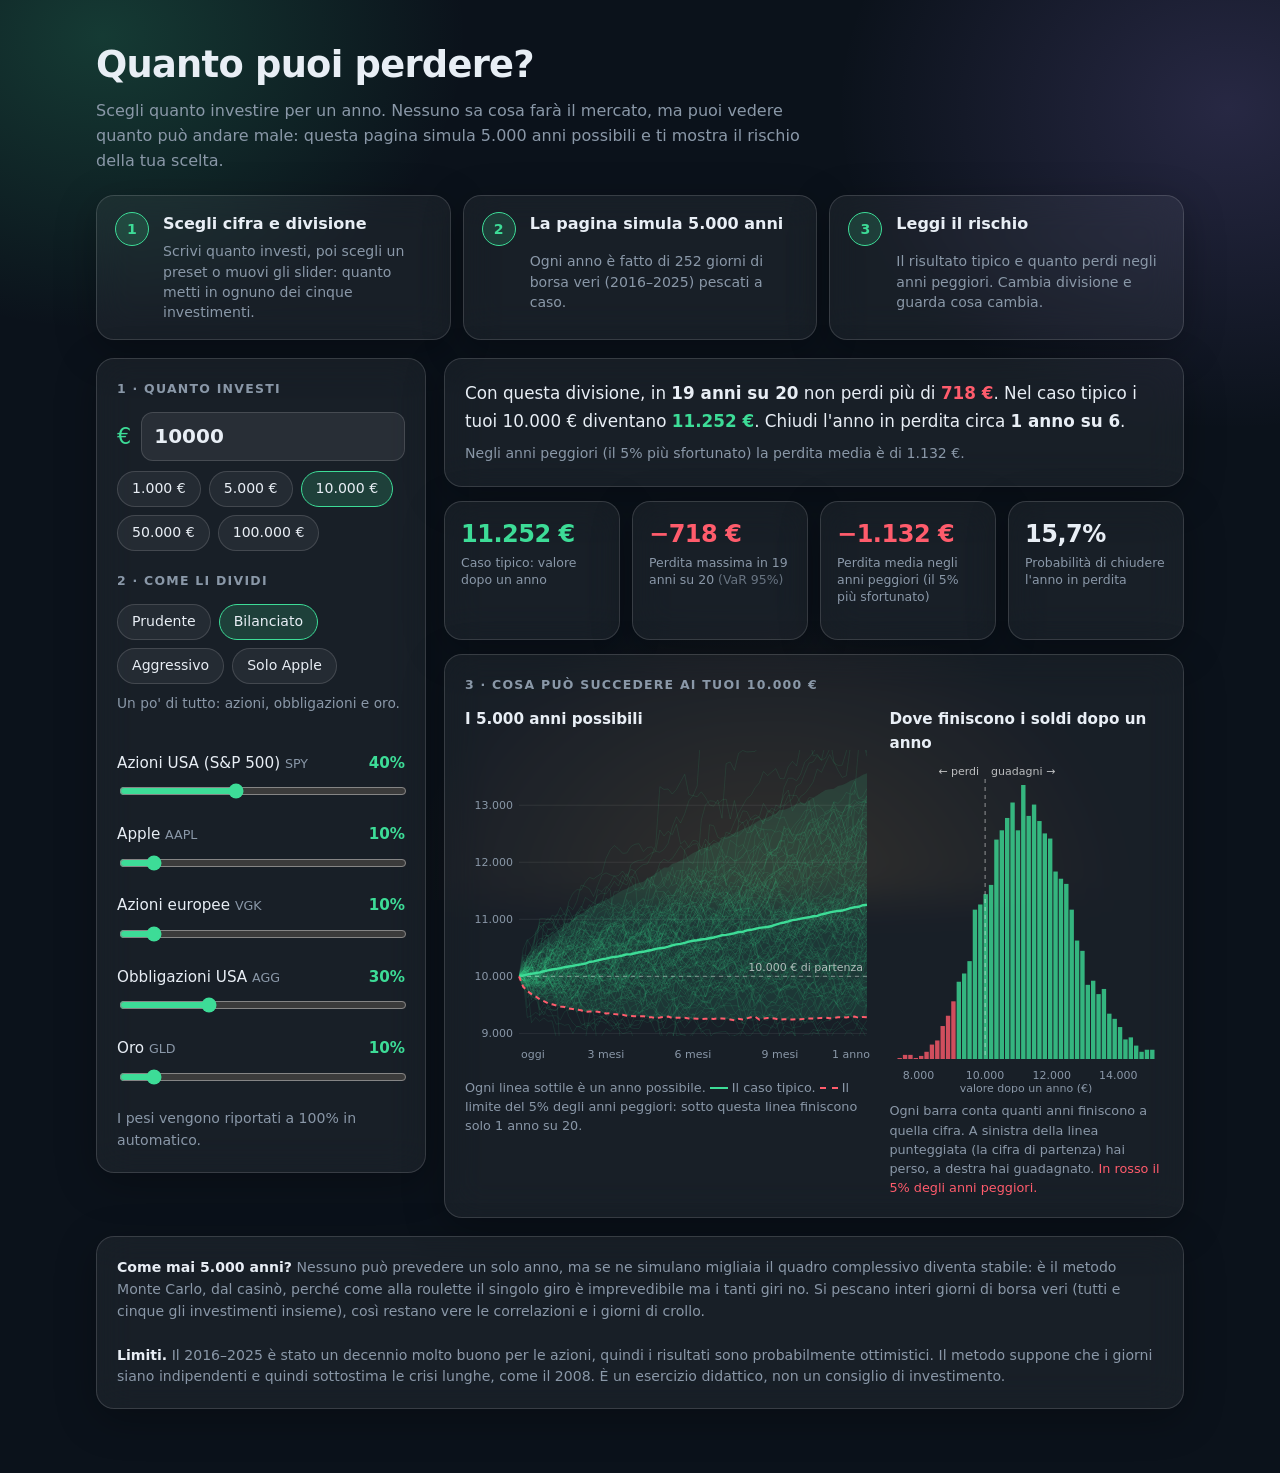
<file: risk-demo/demo.html>
<!DOCTYPE html>
<html lang="it">
<head>
<meta charset="utf-8">
<meta name="viewport" content="width=device-width, initial-scale=1">
<title>Rischio di portafoglio · Monte Carlo</title>
<style>
:root{
  --bg:#0b121b; --text:#e8eef5; --muted:#8a98a8; --green:#3ddc97; --red:#ff5c6c; --violet:#a78bfa; --orange:#ffb454;
  --glass:rgba(255,255,255,.055); --edge:rgba(255,255,255,.14);
}
*{box-sizing:border-box}
html{background:var(--bg)}
body{margin:0;min-height:100vh;color:var(--text);font:16px/1.55 system-ui,-apple-system,"Segoe UI",Roboto,sans-serif;
  background:
    radial-gradient(520px 420px at 8% 4%,rgba(61,220,151,.20),transparent 70%),
    radial-gradient(560px 460px at 96% 12%,rgba(167,139,250,.18),transparent 70%),
    radial-gradient(520px 420px at 60% 100%,rgba(255,180,84,.12),transparent 70%),var(--bg);
  background-attachment:fixed}
.wrap{max-width:1120px;margin:0 auto;padding:36px 16px 64px}
h1{font-size:clamp(1.6rem,4vw,2.3rem);margin:0 0 6px;letter-spacing:-.02em}
.lead{color:var(--muted);margin:0 0 22px;max-width:720px}
.card{background:var(--glass);border:1px solid var(--edge);border-radius:18px;padding:20px;
  backdrop-filter:blur(18px);-webkit-backdrop-filter:blur(18px);box-shadow:0 10px 40px rgba(0,0,0,.28)}
h2{font-size:.78rem;text-transform:uppercase;letter-spacing:.1em;color:var(--muted);margin:0 0 14px;font-weight:600}

/* come funziona, in tre passi */
.how{display:grid;grid-template-columns:repeat(3,1fr);gap:12px;margin-bottom:18px}
.how .card{display:grid;grid-template-columns:auto 1fr;gap:4px 14px;padding:16px 18px}
.how .n{grid-row:span 2;width:34px;height:34px;border-radius:50%;display:grid;place-items:center;font-weight:650;
  background:rgba(61,220,151,.16);border:1px solid var(--green);color:var(--green)}
.how b{font-size:1rem}
.how span{color:var(--muted);font-size:.88rem;line-height:1.45}

.grid{display:grid;grid-template-columns:330px 1fr;gap:18px;align-items:start}
.row{margin-bottom:16px}
.row .top{display:flex;justify-content:space-between;font-size:.95rem;margin-bottom:6px}
.row .top b{color:var(--green);font-variant-numeric:tabular-nums}
.row small{color:var(--muted)}
input[type=range]{width:100%;accent-color:var(--green)}
.presets{display:flex;flex-wrap:wrap;gap:8px;margin-bottom:10px}
.amount{display:flex;align-items:center;gap:10px;margin-bottom:10px}
.amount label{font-size:1.4rem;color:var(--green)}
.amount input{flex:1;min-width:0;font:inherit;font-size:1.25rem;font-weight:600;color:var(--text);background:rgba(255,255,255,.07);
  border:1px solid var(--edge);border-radius:12px;padding:8px 12px;font-variant-numeric:tabular-nums}
.amount input:focus{outline:none;border-color:var(--green)}
.pdesc{min-height:2.9em;margin:0 0 18px;font-size:.86rem;color:var(--muted);line-height:1.45}
button{font:inherit;font-size:.88rem;color:var(--text);background:var(--glass);border:1px solid var(--edge);
  border-radius:999px;padding:6px 14px;cursor:pointer}
button:hover{border-color:var(--green)}
button.on{background:rgba(61,220,151,.18);border-color:var(--green)}

.summary{margin-bottom:14px;font-size:1.05rem;line-height:1.7}
.summary b{font-weight:650;font-variant-numeric:tabular-nums}
.summary .g{color:var(--green)} .summary .r{color:var(--red)}
.summary .sub{display:block;margin-top:6px;font-size:.88rem;color:var(--muted)}

.kpis{display:grid;grid-template-columns:repeat(4,1fr);gap:12px;margin-bottom:14px}
.kpi{padding:14px 16px}
.kpi .v{font-size:1.5rem;font-weight:650;letter-spacing:-.02em;font-variant-numeric:tabular-nums}
.kpi .l{font-size:.78rem;color:var(--muted);line-height:1.35;margin-top:2px}
.kpi .dl{font-size:.76rem;margin-top:6px;min-height:1.1em;font-variant-numeric:tabular-nums}
.kpi.bad .v{color:var(--red)} .kpi.good .v{color:var(--green)}
.up{color:var(--green)} .down{color:var(--red)}

.charts{display:grid;grid-template-columns:1.5fr 1fr;gap:14px}
.charts>div{min-width:0}
canvas{width:100%;display:block}
.ct{font-size:.95rem;margin:0 0 8px;color:var(--text);font-weight:600}
.cap{font-size:.8rem;color:var(--muted);line-height:1.5;margin:8px 0 0}
.cap i{display:inline-block;width:18px;height:0;border-top:2.5px solid var(--green);vertical-align:middle;margin-right:4px}
.cap i.rd{border-top:2px dashed var(--red)}
.cap em{font-style:normal;color:var(--red)}
.note{margin-top:18px;color:var(--muted);font-size:.88rem}
.note b{color:var(--text)}
.warn{display:none;color:var(--orange);font-size:.9rem}
@media(max-width:860px){.grid{grid-template-columns:1fr}.kpis{grid-template-columns:repeat(2,1fr)}.charts{grid-template-columns:1fr}.how{grid-template-columns:1fr}}
</style>
</head>
<body>
<div class="wrap">
  <h1>Quanto puoi perdere?</h1>
  <p class="lead">Scegli quanto investire per un anno. Nessuno sa cosa farà il mercato, ma puoi vedere quanto può andare male: questa pagina simula 5.000 anni possibili e ti mostra il rischio della tua scelta.</p>

  <div class="how">
    <div class="card"><span class="n">1</span><b>Scegli cifra e divisione</b><span>Scrivi quanto investi, poi scegli un preset o muovi gli slider: quanto metti in ognuno dei cinque investimenti.</span></div>
    <div class="card"><span class="n">2</span><b>La pagina simula 5.000 anni</b><span>Ogni anno è fatto di 252 giorni di borsa veri (2016&ndash;2025) pescati a caso.</span></div>
    <div class="card"><span class="n">3</span><b>Leggi il rischio</b><span>Il risultato tipico e quanto perdi negli anni peggiori. Cambia divisione e guarda cosa cambia.</span></div>
  </div>

  <div class="grid">
    <div class="card">
      <h2>1 · Quanto investi</h2>
      <div class="amount">
        <label for="amount">€</label>
        <input type="number" id="amount" value="10000" min="100" max="10000000" step="100" inputmode="numeric">
      </div>
      <div class="presets" id="amounts"></div>
      <p class="warn" id="awarn">Scrivi una cifra tra 100 € e 10.000.000 €.</p>
      <h2 style="margin-top:20px">2 · Come li dividi</h2>
      <div class="presets" id="presets"></div>
      <p class="pdesc" id="pdesc"></p>
      <div id="sliders"></div>
      <p class="warn" id="warn">Metti almeno un investimento sopra zero.</p>
      <p class="note" style="margin:0">I pesi vengono riportati a 100% in automatico.</p>
    </div>

    <div>
      <div class="card summary" id="summary"></div>
      <div class="kpis">
        <div class="card kpi good"><div class="v" id="k-med">–</div><div class="l">Caso tipico: valore dopo un anno</div><div class="dl" id="d-med"></div></div>
        <div class="card kpi bad"><div class="v" id="k-var">–</div><div class="l">Perdita massima in 19 anni su 20 <span style="opacity:.7">(VaR 95%)</span></div><div class="dl" id="d-var"></div></div>
        <div class="card kpi bad"><div class="v" id="k-cvar">–</div><div class="l">Perdita media negli anni peggiori (il 5% più sfortunato)</div><div class="dl" id="d-cvar"></div></div>
        <div class="card kpi"><div class="v" id="k-prob">–</div><div class="l">Probabilità di chiudere l'anno in perdita</div><div class="dl" id="d-prob"></div></div>
      </div>
      <div class="card">
        <h2>3 · Cosa può succedere ai tuoi <span id="amt-t">10.000 €</span></h2>
        <div class="charts">
          <div>
            <p class="ct">I 5.000 anni possibili</p>
            <canvas id="fan" height="330"></canvas>
            <p class="cap">Ogni linea sottile è un anno possibile. <i></i>Il caso tipico. <i class="rd"></i>Il limite del 5% degli anni peggiori: sotto questa linea finiscono solo 1 anno su 20.</p>
          </div>
          <div>
            <p class="ct">Dove finiscono i soldi dopo un anno</p>
            <canvas id="hist" height="330"></canvas>
            <p class="cap">Ogni barra conta quanti anni finiscono a quella cifra. A sinistra della linea punteggiata (la cifra di partenza) hai perso, a destra hai guadagnato. <em>In rosso il 5% degli anni peggiori.</em></p>
          </div>
        </div>
      </div>
    </div>
  </div>

  <div class="card note" style="margin-top:18px">
    <b>Come mai 5.000 anni?</b> Nessuno può prevedere un solo anno, ma se ne simulano migliaia il quadro complessivo diventa stabile: è il metodo Monte Carlo, dal casinò, perché come alla roulette il singolo giro è imprevedibile ma i tanti giri no. Si pescano interi giorni di borsa veri (tutti e cinque gli investimenti insieme), così restano vere le correlazioni e i giorni di crollo.<br><br>
    <b>Limiti.</b> Il 2016&ndash;2025 è stato un decennio molto buono per le azioni, quindi i risultati sono probabilmente ottimistici. Il metodo suppone che i giorni siano indipendenti e quindi sottostima le crisi lunghe, come il 2008. È un esercizio didattico, non un consiglio di investimento.
  </div>
</div>

<script>
const DATA = {"tickers":["SPY","AAPL","VGK","AGG","GLD"],"returns":[[0.00169,-0.02506,-0.0059,0.00046,0.00282],[-0.01261,-0.01957,-0.01658,0.0038,0.01444],[-0.02399,-0.0422,-0.01852,-9e-05,0.01414],[-0.01098,0.00529,-0.00869,0.00221,-0.00443],[0.00099,0.01619,0.00299,-0.00285,-0.00889],[0.00807,0.01451,0.00832,0.00221,-0.00506],[-0.02494,-0.02571,-0.01904,0.0023,0.00489],[0.01642,0.02187,0.01294,-0.00037,-0.01623],[-0.02147,-0.02402,-0.03661,0.00119,0.01029],[0.00133,-0.00484,0.00663,-0.00101,-0.00096],[-0.01281,0.00134,-0.02063,0.00083,0.01337],[0.0056,-0.00506,0.01031,-0.00138,0.00114],[0.02052,0.05317,0.0264,0.00073,-0.00464],[-0.01512,-0.01952,-0.01297,-0.00055,0.01029],[0.01364,0.00553,0.02168,0.00129,0.01141],[-0.01088,-0.06571,-0.009,0.00018,0.00373],[0.00521,0.00717,0.00281,0.00083,-0.01068],[0.02438,0.03454,0.01596,0.00293,0.00385],[-0.00036,-0.00935,-0.00085,-0.00121,0.01029],[-0.01802,-0.02022,-0.02741,0.00303,0.00037],[0.00599,0.01979,0.01595,-9e-05,0.01073],[0.00157,0.00803,-0.00043,0.00101,0.01208],[-0.01905,-0.02671,-0.01441,-0.00091,0.01583],[-0.01346,0.01053,-0.02706,0.00384,0.01344],[5e-05,-0.00021,-0.00875,-9e-05,-0.0022],[-0.00086,-0.00758,0.00566,0.00246,0.00775],[-0.01301,-0.00605,-0.01328,0.00064,0.04019],[0.02062,0.0031,0.01779,-0.00273,-0.00588],[0.01688,0.02819,0.01703,-0.00246,-0.03033],[0.01634,0.01531,0.02093,-0.00055,0.00619],[-0.0041,-0.01896,-0.00583,0.00302,0.02433],[-0.00047,-0.00229,-0.00022,0.00018,-0.006],[0.01448,0.00875,0.00521,0.00027,-0.01778],[-0.01263,-0.0226,-0.01749,0.00018,0.01498],[0.00458,0.01489,-0.0044,0.00036,0.00333],[0.01211,0.00687,0.01369,0.00255,0.00264],[-0.0023,0.00155,-0.00327,-0.00182,-0.00687],[-0.00784,-0.00227,-0.00372,0.00118,0.01306],[0.02351,0.03971,0.02786,-0.00299,-0.00733],[0.00449,0.00219,0.00107,-0.0011,0.00773],[0.00392,0.00744,0.01045,0.00119,0.01727],[0.00325,0.01488,0.00464,-0.00155,-0.00157],[0.0008,-0.01107,0.00063,-0.00027,0.00498],[-0.01092,-0.00825,-0.01133,0.00247,-0.00462],[0.00494,0.00089,0.00446,-0.00046,-0.00829],[0.0008,0.00049,0.00063,0.00046,0.01606],[0.01614,0.01077,0.02703,-0.00182,-0.0172],[-0.00128,0.00254,-0.00267,0.00055,-0.0129],[-0.00163,0.02009,-0.00887,-0.00091,0.00076],[0.00579,0.01329,0.01213,0.0043,0.0223],[0.00634,-0.0016,0.00889,0.00209,-0.00381],[0.00393,0.00113,-0.00102,0.00082,-0.00275],[0.00142,-9e-05,-0.00451,-0.00218,-0.00701],[-0.00054,0.00765,-0.00536,-0.00064,0.00294],[-0.0066,-0.00553,-0.00828,0.00218,-0.02263],[-0.00044,-0.00433,-0.00689,9e-05,-0.0024],[0.00059,-0.00454,0.00526,0.00073,0.00232],[0.00925,0.02367,0.01318,0.00299,0.01852],[0.00439,0.01746,0.00991,-0.00036,-0.01398],[-0.00243,-0.0052,-0.00797,0.00317,0.00461],[0.00681,0.00918,-0.00701,-0.00089,-0.00604],[-0.00324,0.01027,-0.00021,0.001,-0.00667],[-0.00999,-0.01179,-0.01848,0.00136,0.013],[0.01092,0.01047,0.01586,-0.00018,-0.00612],[-0.01197,-0.02181,-0.01832,0.00217,0.01428],[0.0027,0.00111,0.0176,-0.00099,-0.00152],[-0.00235,0.00331,0.00146,0.00072,0.01351],[0.00931,0.01302,0.01145,-0.00162,0.00017],[0.0101,0.01449,0.01173,0.00045,-0.01066],[5e-05,0.00054,0.0002,-0.00171,-0.01398],[-0.00111,-0.02007,-0.00264,0.0028,0.00692],[0.00703,-0.02157,0.00958,-9e-05,-0.00153],[0.00315,-0.0053,0.01838,-9e-05,0.01563],[0.00095,0.00206,-0.00198,-0.00243,-0.0051],[-0.00538,-0.01083,-0.00775,-0.00136,0.00378],[0.0,-0.00274,-0.002,9e-05,-0.01281],[-0.00172,-0.00568,-0.00341,-0.00109,0.00288],[0.00149,-0.00695,0.00604,-0.00045,0.00398],[0.00206,-0.06258,0.0054,0.00299,0.00286],[-0.00908,-0.03057,-0.00498,0.00199,0.0189],[-0.0054,-0.01149,-0.0026,-9e-05,0.01946],[0.00795,-0.00107,0.00822,-0.00068,-0.00332],[-0.0087,0.01645,-0.02009,0.00181,-0.00227],[-0.00558,-0.0104,-0.01157,0.00045,-0.0061],[-0.0002,-0.00406,-0.00493,0.00253,-0.00115],[0.00366,-0.00558,0.00392,-0.00153,0.00909],[0.00083,0.00075,-0.00226,0.00063,-0.02054],[0.01243,0.00679,0.00989,0.00045,0.00274],[-0.00935,-0.00974,-0.0053,0.0,0.00942],[0.00029,-0.02346,-0.00308,-0.0009,-0.00786],[-0.00871,0.00199,-0.01029,0.00189,0.00454],[0.00987,0.03712,0.01227,-0.00171,0.00074],[-0.00933,-0.00415,-0.00801,-0.00135,0.00345],[0.00029,0.01145,0.00331,-0.00415,-0.01735],[-0.00346,-0.00381,-0.00619,0.00063,-0.00192],[0.00632,0.01083,0.00914,0.00063,-0.00133],[-0.00136,0.01271,-0.00247,-0.00018,-0.00284],[0.01296,0.01524,0.01856,-0.00054,-0.01734],[0.00678,0.01757,0.01114,0.00018,-0.00273],[0.00029,0.00793,0.0034,0.00154,-0.00342],[0.0043,-0.0006,-0.00259,-0.00018,-0.00823],[-0.0019,-0.00488,-0.0072,0.00063,0.00381],[0.00205,-0.01402,-0.00141,-0.00056,-0.00103],[0.00304,-0.00752,0.00283,0.00254,-0.00233],[-0.00299,0.00205,0.00664,0.00542,0.02775],[0.00509,0.00725,0.0026,-0.00135,0.00034],[0.00156,0.00406,0.00698,0.0009,-0.00084],[0.00326,-0.00091,0.00139,0.00036,0.01481],[-0.00137,0.00718,-0.01444,0.00072,0.00556],[-0.00948,-0.00823,-0.03392,0.00135,0.00404],[-0.00771,-0.01508,-0.0162,0.00081,0.00739],[-0.00197,0.00123,-0.01865,-0.00045,0.00106],[-0.00139,-0.00328,0.00636,0.00215,0.00741],[0.00298,0.00422,0.0048,0.00063,-0.01051],[-0.00372,-0.02276,0.01714,-0.00072,0.01283],[0.00644,-0.00241,0.0271,-0.00277,-0.00597],[0.00284,0.00852,0.00956,-0.00072,-0.01924],[-0.00163,-0.00375,0.00041,0.00063,0.0005],[0.01302,0.00576,0.03126,-0.0017,-0.00653],[-0.03591,-0.0281,-0.11288,0.00539,0.04904],[-0.01791,-0.01456,-0.02608,0.00402,0.0054],[0.01804,0.01684,0.03278,0.00125,-0.01074],[0.01703,0.00865,0.02034,-0.00071,0.00415],[0.01365,0.01271,0.02213,0.00205,0.00501],[0.0021,0.00303,0.00129,0.00215,0.01534],[-0.00719,-0.00939,-0.03146,0.00266,0.00825],[0.006,0.00568,-0.00309,0.00186,0.00587],[-0.00062,0.00429,-0.00421,-0.00071,-0.00376],[0.01489,0.00771,0.01647,0.0015,0.00601],[0.00353,0.0031,0.01489,-0.00265,-0.00942],[0.00726,0.00454,0.01467,-0.00301,-0.01655],[-0.00014,-0.00565,0.0,0.00142,0.0092],[0.00558,0.01982,0.01042,-0.00089,-0.00772],[-0.00134,-0.0001,-0.0061,-0.00364,-0.00385],[0.00269,0.01063,0.00191,0.00018,0.00158],[-0.00102,0.0004,-0.00761,0.00205,0.00134],[0.00416,0.0009,0.00958,-0.00089,-0.01431],[-0.00378,-0.0053,-0.00295,0.00089,0.01523],[0.00449,-0.00774,0.00063,0.00018,-0.00746],[-0.00272,-0.01338,0.00106,-0.00115,-0.00696],[0.00046,-0.00688,0.00338,0.0,0.00422],[-0.00106,0.06496,0.00695,0.00294,0.01611],[0.00115,0.0135,0.00021,-9e-05,-0.00289],[0.00161,-0.00125,0.0092,0.00266,0.01034],[-0.00083,0.01766,-0.01077,-0.00233,0.00186],[-0.00641,-0.0148,-0.00063,-0.00293,0.00813],[0.00292,0.01254,-0.00503,0.00107,-0.00476],[0.00106,0.00618,0.00463,0.00187,0.0017],[0.00818,0.01521,0.00377,-0.00338,-0.01786],[-0.0006,0.00828,0.00084,0.00062,-0.00086],[0.0006,0.00406,0.01001,0.00258,0.00408],[-0.00247,-0.00744,0.00434,0.00116,0.00469],[0.00464,-0.00065,0.00782,-0.00266,-0.00692],[-0.00087,0.00232,-0.00122,0.0024,-0.00211],[0.00288,0.01202,0.00306,-0.00178,0.00345],[-0.00516,-0.00091,-0.00041,-0.00062,0.00493],[0.00188,-0.00146,-0.00163,0.00187,0.00023],[0.00224,-0.00128,0.00796,0.00142,0.00475],[-0.00146,0.00257,-0.00871,-0.00222,-0.00883],[-5e-05,-0.00777,0.00082,0.00151,-0.00148],[0.00201,0.00313,0.0047,0.00027,-0.00016],[-0.00511,-0.00753,-0.00284,-0.00035,-0.01111],[-0.00069,-0.00426,-0.00428,-0.00107,-0.00087],[-0.00188,-0.00586,-0.00552,-0.0016,-0.00143],[0.00492,-0.00112,0.00473,0.00276,0.00198],[-0.00165,-0.00768,-0.00246,-0.00053,-0.01006],[-0.00284,0.00094,-0.00205,-0.00018,-0.002],[5e-05,0.00594,0.00802,0.00087,0.00409],[0.00451,0.00937,0.01367,-0.00133,0.01022],[0.00302,-0.00028,0.00564,0.00214,0.01691],[-9e-05,0.00613,-0.0006,0.00053,-0.00342],[-0.00228,-0.02621,0.0002,-0.00346,-0.0053],[-0.02393,-0.02265,-0.02143,-0.00437,-0.00658],[0.01435,0.0224,0.00901,0.00081,-0.00126],[-0.01438,0.02381,-0.02009,-0.00277,-0.00664],[-0.00038,0.03539,0.00021,0.00126,0.00342],[0.00999,0.034,0.00832,0.00063,-0.00642],[-0.00387,-0.00562,-0.01754,0.00072,-0.00247],[0.00019,-0.01166,0.00819,-0.00081,0.00208],[5e-05,-9e-05,0.00208,0.00036,0.00096],[0.01125,-0.00018,0.01247,0.00251,0.01459],[0.0063,0.00942,0.01109,0.00205,0.00236],[-0.00548,-0.01666,-0.00772,-0.00027,0.00063],[-0.0081,0.00151,-0.01023,0.00125,-0.00078],[0.00621,0.00186,0.00021,0.00125,-0.00729],[0.00496,0.0076,0.01137,0.00027,-0.00316],[-0.00905,-0.01553,-0.01533,0.0,-0.00119],[0.00755,0.00776,0.01163,-0.00107,-0.00341],[-0.0024,-0.00469,-0.00205,-0.00113,-0.00255],[-0.0051,0.00427,0.00103,-0.00339,-0.03471],[0.00443,0.00044,0.0037,-0.00134,-0.00157],[0.0007,0.00743,-0.00757,0.0,-0.00927],[-0.00343,0.00149,-0.00866,0.00018,0.00067],[0.00521,0.01745,0.00208,-0.00045,0.00351],[-0.01263,0.00215,-0.01515,-0.00152,-0.00508],[0.00131,0.00894,-0.00316,0.00036,0.00159],[-0.00328,-0.00307,-0.0036,0.00144,0.00242],[0.00052,0.00556,0.00127,-0.0017,-0.00558],[-0.00347,-0.00068,-0.00382,0.00171,0.00268],[0.00626,-0.00068,0.01277,0.00161,0.00618],[0.00267,-0.00298,0.00126,0.00054,0.00573],[-0.00187,-0.00051,0.0,-0.00036,-0.00306],[0.00047,-0.00393,-0.00294,0.00063,0.00075],[0.00425,0.00901,-0.00126,-0.00152,-0.00223],[-0.00335,0.0051,-0.00379,0.0,0.00755],[-0.00201,-0.02249,-0.00486,-0.00197,-0.0056],[-0.00267,-0.0096,0.00106,-0.00251,0.00182],[-0.00296,-0.00664,-0.00085,0.0,0.00471],[5e-05,-0.00158,-0.00106,0.00126,0.00296],[-0.00725,-0.01806,-0.00404,-0.00054,0.00648],[-0.00602,0.0009,-0.00662,0.00117,0.00741],[-0.00458,-0.01072,-0.00043,-0.00135,0.00534],[-0.0011,-0.00901,-0.00989,0.00207,0.00072],[0.02206,0.01442,0.01586,-0.00117,-0.01801],[0.0045,0.00589,0.00299,-0.00162,-0.00418],[0.0106,-0.00162,0.00512,-0.00929,-0.00066],[0.0025,-0.02787,-0.00509,-0.00409,-0.01489],[-0.0023,0.00594,-0.00981,-0.00183,-0.02213],[0.00079,-0.02509,-0.00861,-0.00403,-0.00845],[0.0078,0.01324,0.00695,0.00073,0.0087],[-0.00188,0.02689,-0.011,0.0022,-0.00299],[0.00514,-0.00036,0.0048,-0.00376,-0.00514],[-0.00224,0.001,-0.0102,-0.00322,-0.00878],[0.00755,0.01517,0.00855,0.00083,0.00373],[0.00195,0.00063,0.00087,0.00092,-0.00035],[0.00054,-0.0051,-0.00717,-0.0035,-0.01982],[0.00372,0.00503,0.00831,-9e-05,-0.00565],[-0.00469,-0.00197,-0.01172,0.00351,0.01057],[0.00195,-0.00099,0.00878,0.00111,-0.00466],[-0.0024,-0.00843,-0.00065,-0.00396,-0.01342],[-0.00368,-0.00932,-0.00152,-0.0033,-0.00188],[0.0005,0.00374,0.00327,0.00316,0.00538],[0.00601,-0.00719,0.015,0.00083,-0.00535],[0.00317,0.0077,0.00921,-0.00019,-0.00099],[0.01308,0.00982,0.01359,0.00259,0.00359],[0.00245,0.00982,-0.00586,-0.00185,-0.00232],[0.00604,0.01632,0.00548,-0.00305,-0.01049],[-0.00115,-0.0057,-0.00147,-0.00093,0.0038],[0.00667,0.01668,0.0107,0.0013,-0.00334],[-0.00825,0.0,-0.01557,-0.00547,-0.01467],[0.00412,0.00547,-0.00063,-0.00121,-0.01369],[-0.00196,0.0013,0.00506,0.00065,0.00661],[0.00218,0.00578,-0.00357,0.00261,0.005],[0.00386,0.00266,0.00267,-0.00093,-0.00737],[-0.00278,0.00094,0.00253,0.00214,0.00056],[-0.00173,-0.00658,-0.0019,-1e-05,-0.00241],[0.00146,0.00198,0.00401,0.00028,0.00316],[0.00248,0.00635,0.00147,-0.00074,0.00584],[-0.00826,-0.00426,-0.0063,0.00158,0.00276],[-0.00022,-0.00026,0.00697,0.00307,0.01314],[-0.00365,-0.0078,0.00545,0.00204,-0.00617],[0.00765,0.00285,0.00334,0.00102,0.00785],[0.00595,-0.00112,0.00832,0.00028,0.00353],[-0.00079,0.00509,0.00907,0.00416,0.01552],[0.00358,0.01115,-0.0049,-0.00331,-0.00737],[-0.0033,0.00916,-0.00349,0.00166,0.00823],[0.0,0.00101,-0.00021,-0.00028,0.00426],[0.00283,0.00537,0.00515,0.0012,0.00309],[-0.00251,-0.00418,0.00103,0.00037,0.00361],[0.0023,-0.00176,0.0043,-0.00175,0.00263],[-0.00352,0.00806,0.0,0.00341,0.01436],[0.00221,-8e-05,-0.00408,-0.00432,-0.00846],[-0.0037,-0.00175,-0.00205,-0.00258,-0.00087],[0.00367,0.00184,0.00554,0.00037,0.00244],[-0.0026,0.00067,0.00327,0.00278,0.00643],[0.00641,-0.00092,0.00224,-0.00157,-0.00449],[0.00866,0.01592,0.01198,-0.00268,-0.00824],[-0.00105,0.00049,-0.00642,0.00065,-0.00927],[-0.00157,8e-05,-0.0002,0.00083,0.00203],[-0.0062,-0.00262,-0.00828,-0.00046,0.00423],[-9e-05,-0.0023,0.00489,0.00241,0.01386],[0.0004,0.06098,0.00304,-0.00141,-0.00303],[0.00066,-0.00171,-0.00081,0.00056,0.00556],[0.00689,0.00428,0.00364,0.00028,0.0025],[-0.00179,0.00937,-0.00947,0.00287,0.01352],[4e-05,0.00952,0.00041,0.00102,-0.00204],[0.00131,0.00388,0.00183,0.00286,0.00621],[0.00593,0.00723,0.00345,-0.00239,-0.00761],[0.00395,-0.00227,0.0002,-0.00018,0.00264],[0.00544,0.00886,0.00364,-0.00148,-0.0068],[0.004,0.01298,0.0002,-0.00222,0.00111],[0.00522,0.00363,0.00463,-0.00157,0.00445],[-0.00085,-0.00118,0.00401,0.00213,0.00536],[0.00158,0.00273,-0.00359,0.00222,-0.00339],[0.00596,0.00722,0.0002,-9e-05,0.00059],[-0.00089,0.003,-0.0002,0.00065,0.00136],[0.00068,-0.00423,0.0024,0.00166,0.00874],[0.00127,0.00095,-0.00899,0.00368,0.00639],[0.00156,0.00198,0.00242,-0.00184,-0.00485],[-0.0027,0.00044,-0.00101,-0.00028,0.00092],[0.014,0.02044,0.01047,-0.0047,-0.00143],[-0.0063,-0.00594,-0.00379,-0.00185,-0.01243],[0.00063,0.0059,0.008,0.00074,-0.0006],[-0.00298,-0.00315,-0.00476,-0.00046,-0.00672],[-0.00299,0.00129,-0.00499,-0.0013,-0.00805],[-0.00186,-0.00373,-0.00401,-0.00241,-0.00622],[0.00127,-0.0023,0.00765,-0.00307,-0.00513],[0.0035,0.00332,0.00899,0.00149,0.00218],[0.00051,0.00043,0.00356,-0.00168,0.00017],[-0.00383,-0.00151,-0.00809,0.00037,-0.0054],[0.00865,0.01058,0.01471,0.00579,0.01866],[-0.00197,0.00164,0.01039,-0.00111,0.00413],[-0.00176,-0.00498,0.00136,0.00214,0.00223],[-0.0011,0.0105,-0.00232,0.00148,0.00444],[-0.01284,-0.01145,-0.00291,0.00204,0.00877],[0.00235,0.0113,0.00053,0.00139,0.00245],[-0.00107,-0.00354,0.00333,0.00028,-0.00135],[-0.00073,-0.00199,0.00176,-0.00083,0.0016],[-0.00103,0.00171,0.00428,0.0024,0.00564],[0.00728,0.02073,0.00097,-0.0023,-0.0041],[0.00093,0.00223,-0.00116,0.00221,0.00244],[0.00318,-0.00132,-0.00271,-0.00184,-0.00721],[-0.00233,-0.00188,0.00253,0.00074,0.00211],[-0.00174,0.00028,-0.00407,0.00371,0.00531],[0.00064,0.00745,0.00078,-0.00092,0.00226],[-0.00297,-0.00518,-0.00525,0.00111,0.0],[0.00281,-0.0025,0.00332,-9e-05,-0.00368],[-0.00102,-0.00223,-0.00156,-0.00221,0.00235],[0.0006,-0.00119,-0.00137,0.00129,0.0],[-0.00119,-0.01076,0.00684,0.00285,0.01448],[-0.00438,0.0012,0.00058,0.0022,0.00685],[-0.00649,-0.00529,-0.00718,0.00128,0.00475],[0.00886,0.00553,0.00684,-0.00055,-0.00294],[-0.00298,-0.00444,-0.00466,0.00403,0.00474],[-0.00184,-0.00368,-0.00254,-0.00155,-0.00887],[0.00814,0.01251,0.00704,-0.00155,0.00189],[-0.00319,-0.00119,-0.00116,0.00027,0.00287],[0.011,0.00963,0.03655,-0.00146,-0.00679],[0.00582,0.0062,0.00844,-0.0033,-0.01013],[-0.00063,-0.00588,-0.00353,0.00129,0.00491],[0.00084,0.00077,0.00187,0.00092,-0.00372],[-0.00218,-0.00097,-0.00186,0.00174,0.00316],[0.00252,0.0204,0.00392,-0.00258,-0.00911],[0.00038,0.00634,0.00874,0.00138,-0.00017],[-0.00121,-0.00305,-0.00313,-0.00101,-0.01396],[0.00117,-0.0036,0.01461,-0.00083,-0.01009],[0.00394,0.01658,0.01294,0.00018,0.00188],[-0.00017,0.02719,-0.01151,-0.00193,-0.00222],[-0.00092,0.0064,-0.00073,9e-05,-0.006],[0.0018,-0.00474,0.00237,0.00028,-9e-05],[-0.00204,0.00865,-0.00236,-9e-05,0.00396],[-0.00167,0.01397,0.00747,0.00369,0.00283],[0.00552,-0.00256,0.00542,-0.00037,0.00265],[-0.00092,-0.00148,0.00953,0.00129,0.00435],[-0.01774,-0.03358,-0.01354,0.00514,0.01819],[0.00403,0.01524,0.00036,-0.00055,-0.00818],[0.0065,0.00341,0.01408,0.0,0.00497],[0.00508,0.00608,0.00285,-0.00064,0.00419],[0.00221,-0.00123,-0.00089,-0.00192,-0.00634],[0.00233,-0.00299,0.00142,0.00174,0.00394],[0.00478,0.00346,-0.00018,0.00046,-0.00109],[-0.00021,-0.00169,-0.00444,-0.00037,0.00887],[-0.00087,0.00039,-0.00178,0.00192,-0.00332],[-0.00025,-0.00592,0.00339,0.001,0.004],[0.00795,0.00275,0.00694,-0.00046,0.00083],[0.00333,0.01482,0.00654,0.00329,0.00737],[-0.00074,-0.00978,-0.00667,-0.00155,0.00099],[-0.0032,0.00338,-0.00389,0.00201,0.01125],[0.00185,0.00596,0.00053,-0.00118,-0.00528],[0.00049,-0.00245,-0.00355,-0.001,-0.00653],[-0.00152,-0.03878,-0.00356,-0.00082,-0.00912],[-0.00021,-0.0239,-0.00571,0.0,-0.00149],[0.00489,0.00805,0.00826,0.00027,0.001],[-0.00127,-0.00976,-0.00107,0.00319,-0.00548],[-0.00192,-0.00599,-0.01337,-0.00064,-0.00417],[0.00022,-0.014,0.01301,0.00064,0.00017],[0.00833,0.02861,0.00357,-0.00136,-0.00763],[-0.00674,-0.00909,-0.01138,0.00155,-0.00211],[-0.00025,0.00593,0.00086,0.00018,0.00288],[-0.00045,-0.00165,-0.00128,0.00045,0.00337],[0.00119,0.00446,0.00347,0.00018,0.00429],[0.00066,-0.00314,0.00236,0.00091,-0.00896],[-0.00806,-0.01433,0.00254,-0.003,0.0038],[0.00895,0.01461,0.0085,0.00036,0.00076],[-0.00879,-0.01474,-0.01202,-0.00191,-0.00488],[0.00186,0.00237,0.00127,-0.00128,-0.00254],[0.0017,-0.00361,-0.00018,-0.00178,-0.01635],[0.00231,0.00411,0.0,0.00055,0.0037],[-0.00914,-0.00944,-0.00363,-0.00192,-0.00043],[0.00649,0.01016,0.00273,-0.00037,-0.01022],[0.00107,0.0061,0.00218,0.00046,0.00165],[-0.00074,0.00324,0.00072,0.00092,0.0013],[0.00751,0.00144,0.00851,0.00303,0.00355],[0.00168,0.01393,0.00413,-0.0011,-0.00181],[0.00466,0.00859,0.00769,0.00101,0.0082],[-0.00012,0.00349,-0.00177,0.00046,0.00445],[0.00053,0.00348,-0.00036,0.00228,0.00699],[0.00541,0.00626,0.00213,0.00027,-0.00025],[0.00045,-0.0045,0.00532,0.00027,0.00135],[-0.00089,-0.00047,-0.00512,0.00173,0.00863],[-0.00024,0.01211,-0.00372,-0.00091,0.00042],[0.00243,0.00427,0.00231,-0.00355,-0.00327],[4e-05,0.00471,0.00746,0.00192,0.00807],[-0.00093,-0.0189,-0.00423,-0.00146,-0.00075],[-0.00117,-0.00704,0.00106,0.00201,0.00751],[-0.00057,-0.00515,0.00283,-0.00046,0.0005],[0.00223,0.00887,0.00582,0.00274,-0.00083],[0.00049,0.04725,0.00088,-0.00073,-0.00207],[-0.00194,-0.00999,0.00088,0.00201,0.00158],[0.00182,0.00527,0.0021,-0.00164,-0.00779],[0.00186,0.01547,0.0007,-9e-05,-0.00117],[-0.00246,0.008,-0.00663,-0.00091,0.00293],[-4e-05,0.00612,-0.00053,0.00091,0.0121],[-0.01412,-0.03185,-0.01565,0.001,0.00742],[0.00148,0.01391,-0.00179,0.00082,0.00475],[0.00991,0.01505,0.00805,-0.00046,-0.00709],[-0.00012,0.01095,-0.0016,-0.00146,-0.00771],[0.00174,-0.00402,0.00604,0.00182,0.00736],[-0.01559,-0.0192,-0.01202,0.00146,0.00509],[-0.00156,-0.00228,0.00089,-0.00064,-0.00155],[0.00078,-0.00184,0.00054,0.00073,0.00376],[0.01046,0.01635,0.00518,-0.00091,-0.00448],[-0.00359,0.00125,0.00036,0.00227,0.00376],[-0.00233,-0.00444,-0.00178,-0.00127,-0.0031],[0.00234,0.0037,0.00819,0.00073,0.00368],[4e-05,0.01007,-0.00053,0.00036,0.01589],[0.00114,0.00892,-0.00441,0.00145,-0.00217],[0.00474,0.0027,-0.0016,-0.00018,-0.00048],[0.00602,0.00398,0.00799,0.00136,0.01174],[0.00141,0.00031,0.00194,-0.00227,0.00191],[-0.00718,-0.01201,-0.0058,0.00409,0.01111],[0.00341,-0.00105,0.00778,-0.00109,-0.0051],[-0.00012,-0.00402,0.00931,0.00245,0.01041],[-0.00117,-0.01631,-0.00052,-0.00118,-0.00125],[0.01067,0.01809,0.00818,-0.00272,-0.01391],[0.00337,-0.00396,0.0038,-0.00145,0.00293],[0.00048,-0.00752,-0.00653,-0.001,-0.00751],[-0.00032,-0.00858,0.00398,0.00055,0.00438],[0.00135,0.01011,0.00086,-0.00018,-0.00499],[0.00213,-0.00757,0.00155,-0.00046,-0.00932],[0.001,0.00038,0.00499,-0.00055,0.00209],[0.00036,-0.01676,-0.00273,-0.00082,-0.00802],[-0.00268,-0.01717,-0.00017,-0.00018,-0.0076],[0.0002,-0.00978,0.00293,0.00073,0.00456],[-0.00204,-0.00882,-0.00756,0.00237,0.01047],[0.0006,0.0172,-0.00364,-0.00036,-0.01116],[0.00389,0.00712,0.00122,-0.00291,-0.00942],[0.0012,-0.00616,0.00434,9e-05,0.00189],[0.00351,0.00548,0.00795,-0.00082,-0.00516],[0.00434,-0.00201,-0.00291,0.00061,-0.00666],[0.00214,0.00436,0.00395,0.00082,0.0005],[0.00119,-0.00647,-0.00188,-0.00027,0.00281],[0.00592,0.01244,-0.0012,-0.00046,-0.00536],[-0.00114,-0.00058,-0.0012,-0.00146,0.00473],[-0.00165,0.00348,-0.00052,0.00137,0.00818],[0.00264,0.00038,0.01084,9e-05,0.00262],[0.00157,0.00417,0.00221,0.00018,0.00319],[-0.00149,-0.00351,-0.00136,0.00119,0.00081],[0.00122,0.00635,0.00102,0.00246,0.00757],[0.00133,0.01841,-0.00272,-0.001,-0.00686],[0.0007,0.00369,-0.00443,-0.00036,-0.00683],[0.00098,-0.00442,0.00513,-0.00155,-0.00377],[0.00027,-0.02366,-0.00306,0.00073,0.00592],[0.00516,0.00173,-0.00239,-0.00292,-0.00637],[-0.00389,-0.00051,-0.00342,0.0011,0.00156],[0.00176,0.00595,0.0,-0.0021,-0.00386],[-0.00495,-0.00439,-0.00069,-0.00064,0.00016],[0.00129,0.00639,-0.00223,-0.0011,-0.00841],[0.00818,0.03583,-0.00138,0.0022,0.00474],[-0.00372,0.02251,0.00604,0.00275,0.0019],[0.00156,0.01392,0.00497,-0.00064,-0.0038],[0.00132,-0.01272,-0.00102,0.00044,0.00365],[0.00039,0.00731,0.00256,0.00055,0.00066],[0.00334,0.02611,-0.00187,0.00091,-0.0047],[0.00155,0.01014,0.00154,0.00091,0.00854],[-0.0007,0.00321,-0.00852,0.00027,-0.00362],[0.0017,0.00818,0.00052,-0.00064,0.00347],[-0.00363,-0.00204,-0.00722,-0.00073,0.00411],[-0.00031,-0.00331,-0.00173,-0.00402,-0.00819],[0.00093,-0.00401,-0.00537,0.0,0.00149],[-0.00232,-0.01512,0.00349,0.00101,0.00206],[-0.00501,-0.01319,-0.00521,0.00192,-0.00123],[0.0085,0.01195,0.00768,-0.0011,-8e-05],[-0.00294,-0.00555,-0.00312,0.0011,0.01203],[0.00171,-0.001,0.00156,-0.00055,-0.01262],[0.00654,0.01859,0.00625,0.00101,0.00165],[-0.00088,0.01051,0.00328,0.00174,0.00922],[0.00231,6e-05,0.00911,-0.00018,-0.00253],[-0.0005,-0.00503,-0.00698,0.0,0.00417],[0.01014,-0.00586,0.00618,0.0,-0.00016],[-0.00061,-0.02074,-0.00358,-0.00247,-0.00627],[0.00875,0.01398,0.00222,-0.00165,-0.0077],[-0.00208,-0.00466,-0.0041,0.00286,0.00405],[-0.00121,-0.00731,-0.0012,-9e-05,-0.00337],[-0.0036,-0.00094,-0.0036,0.00101,-0.0071],[0.00019,-0.00371,-0.00224,0.00101,-0.00208],[0.00315,0.00183,0.00276,-0.00128,-0.01316],[0.00545,0.0003,0.00585,-0.00037,-8e-05],[0.00301,0.01948,0.00086,-0.00037,-0.00397],[0.00176,-0.00562,0.00086,-0.00046,0.00119],[-0.00011,0.00332,0.00137,0.00284,0.00863],[-0.00409,-0.00029,-0.00495,0.00027,-0.00201],[0.00833,0.01016,-0.00069,0.00027,0.0021],[0.00634,0.01408,0.01304,-0.00128,0.00461],[-0.00384,-0.01066,-0.00061,-0.00293,0.00075],[-0.00052,-0.00109,-0.00341,-0.00229,0.00267],[0.00206,0.00379,0.00462,0.00088,0.00142],[-0.00026,0.0,0.00102,0.00046,0.00524],[-0.0012,-0.02537,-0.00051,0.00083,0.00686],[0.00049,0.00018,0.0034,0.00312,0.00378],[0.00206,0.00281,0.00237,-0.00073,0.00507],[-0.00377,-0.01081,0.00051,0.00101,0.00651],[0.00716,0.0179,0.00659,-0.00146,0.01213],[0.00633,-0.00017,0.00353,9e-05,-0.00264],[0.00422,0.00464,0.01172,-0.00064,0.00513],[0.00666,0.01139,0.00678,-0.00064,-0.00104],[0.00183,-0.00371,-0.00279,-0.00028,-0.00016],[0.00226,-0.00011,0.00165,-0.00275,-0.00463],[-0.00153,-0.00023,-0.00378,0.0,0.00241],[0.0073,0.00568,0.0071,0.00046,0.00328],[0.00652,0.01033,0.01279,-0.00018,0.01212],[-0.00342,-0.00508,0.00032,0.00028,0.00165],[0.00953,0.01652,0.00421,-0.0011,-0.0081],[-0.00168,0.00089,0.00129,-0.00221,-0.00222],[0.00455,-0.00446,0.00499,-0.00212,0.00445],[0.00813,-0.00818,0.00641,-0.00037,0.00182],[0.00212,0.00023,0.00223,0.0024,0.00497],[-0.00039,-0.01593,0.00349,-0.00101,0.01218],[0.00042,-0.01785,-0.00411,0.00259,-0.00668],[0.01158,0.00234,0.00874,-0.00184,0.00078],[-0.00663,-0.0207,-0.00992,-0.00175,-0.00562],[-0.01026,-0.00589,-0.00668,-0.00157,-0.00432],[0.0005,0.00275,0.00064,0.00083,0.0067],[-0.00114,0.00209,0.0016,-0.00313,0.00329],[-0.02177,-0.04339,-0.02477,-0.00298,-0.01312],[-0.04182,-0.02498,-0.04211,0.00401,0.00253],[0.0197,0.04179,0.02309,-0.00288,-0.0105],[-0.00543,-0.02141,-0.01271,-0.00224,-0.00471],[-0.03751,-0.02752,-0.02422,-0.00168,0.00152],[0.01502,0.01223,0.00399,-0.00131,-0.00168],[0.01468,0.04028,0.01314,0.00028,0.00481],[0.00249,0.01002,-0.00239,0.00028,0.00566],[0.0135,0.01844,0.02052,-0.00337,0.01705],[0.01276,0.03358,0.00687,0.00122,0.00117],[0.00029,-0.00324,0.001,0.00197,-0.00327],[-0.00626,-0.00336,-0.00981,-0.00103,-0.01344],[-0.00497,-0.00454,-0.00504,-0.00319,-0.00459],[0.0013,0.00836,0.00422,9e-05,0.00509],[0.01594,0.01739,0.00723,0.00254,-0.00127],[0.01161,0.01977,0.00601,0.00075,0.00246],[-0.01249,-0.00324,-0.01659,-0.00216,-0.01044],[-0.01013,-0.00151,-0.01096,0.00272,-0.00104],[-0.01454,-0.01752,-0.01091,0.00089,-0.00224],[0.00515,0.00691,0.00103,-0.00159,0.00537],[0.01156,0.00346,0.00689,-0.00056,-0.00167],[0.00254,-0.00085,0.0077,0.00019,0.01078],[-0.00037,-0.00928,0.00255,-0.00019,-0.0064],[0.00484,0.01091,0.00135,0.0016,-0.00239],[0.0174,0.01718,0.00558,-0.00188,0.00096],[-0.00126,0.00967,0.00135,0.00056,0.0],[-0.00646,-0.00963,-0.00856,0.00132,0.00191],[-0.00513,-0.0085,0.00203,0.00169,-0.00064],[-0.00109,0.00118,0.00017,9e-05,-0.00636],[0.00108,-0.00353,0.0,-0.00056,-0.0024],[-0.01353,-0.01528,-0.00507,-0.00103,0.00217],[0.0017,-0.00034,-0.0017,-0.00159,-0.00448],[-0.00192,-0.02265,0.0017,-9e-05,0.01746],[-0.025,-0.01413,-0.02242,0.00188,-0.00395],[-0.02131,-0.02316,-0.00608,0.0,0.01294],[0.02736,0.04747,0.02017,-0.00038,0.00525],[-0.01701,-0.02564,-0.01188,0.00291,-0.00616],[-0.00296,-0.01105,0.00645,0.00056,-0.0138],[0.01278,0.00781,0.00693,0.0029,0.00048],[-0.02158,-0.00656,-0.01324,-0.001,0.01169],[0.01282,0.01026,0.00715,-0.00112,-0.00754],[0.0107,0.01912,0.0019,0.00037,0.00119],[0.00789,0.00693,0.00933,-0.0014,-0.00514],[-0.02229,-0.02558,-0.00325,0.00225,0.00469],[0.00493,0.00992,0.00773,0.00084,0.0034],[0.0159,0.01882,0.01261,-0.00075,0.00237],[-0.00524,-0.00468,-0.00522,0.00084,0.00779],[0.00823,0.00986,0.00676,-0.00224,-0.01163],[-0.00293,0.00339,0.00084,0.00028,0.00656],[0.00822,0.00624,0.00168,0.00019,0.00141],[0.0107,0.01376,0.00687,0.00028,0.00094],[0.00074,-0.00224,0.00316,-0.00281,0.00078],[-0.00555,-0.02834,-0.00282,-0.00244,-0.00196],[-0.00848,-0.04097,-0.00433,-0.00273,-0.0076],[-0.00015,-0.0029,0.00017,-0.00047,-0.00798],[-0.01347,-0.01392,-0.00535,-0.00132,0.00486],[0.00247,0.00436,-0.00403,-0.00132,-0.0065],[0.01017,0.00348,0.00557,0.0017,-0.00351],[0.00094,-0.01157,0.00101,0.00123,0.00424],[-0.00769,0.01811,-0.00486,0.00019,-0.00725],[0.00178,0.02324,-0.00556,-0.00085,-0.00706],[-0.00672,0.04418,0.00068,0.0,-0.00048],[-0.0022,0.00181,0.00406,0.00114,0.0051],[0.01295,0.03923,0.01095,0.00066,0.00209],[0.00338,0.00723,-0.00833,-0.00047,0.00024],[0.0,0.00481,-0.00084,-0.00113,0.00016],[0.00967,0.00704,0.00639,-0.00114,-0.00209],[0.00935,0.0143,0.00518,0.00227,0.00684],[0.00305,-0.0038,0.00183,0.00047,-0.00144],[0.00048,-0.00233,-0.0005,-0.00094,-0.00408],[-0.00689,-0.00909,-0.00648,-0.00444,-0.01615],[0.00421,0.00933,0.0015,-0.00114,-0.00155],[-0.00084,-0.00632,0.00334,-0.00133,0.00057],[-0.0025,-0.00364,-0.00449,0.00257,0.00041],[0.00752,0.00709,0.00702,9e-05,0.00057],[-0.00278,-0.00251,0.00017,0.0,-0.00057],[0.00275,0.00641,-0.0141,0.00275,0.00106],[-0.00205,-0.00111,-0.00236,0.00275,0.00857],[-0.00238,0.00229,-0.0086,0.00217,-0.00307],[-0.0115,-0.00361,-0.02824,0.0066,-0.00016],[0.01334,-0.00213,0.01803,-0.00253,0.00146],[-0.00613,-0.00336,-0.00327,-0.00085,-0.00219],[0.00982,0.01803,0.00845,-0.00123,-0.00496],[0.00475,0.00836,0.00222,-0.00236,-0.00098],[0.00073,0.00772,-0.00188,0.00076,0.00392],[0.00836,0.00347,0.00958,-0.00227,0.00057],[-0.00011,-0.00268,-0.00644,0.00218,-0.00049],[0.00296,-0.0091,0.00119,-0.00142,0.00122],[0.00133,-0.00245,0.00988,-0.00104,0.00179],[0.00129,0.00549,-0.00607,0.00028,-0.00333],[-0.00319,-0.00822,0.00238,-0.00095,0.00301],[0.00252,0.00052,-0.00085,0.00256,0.00154],[-0.00128,-0.01027,-0.00745,0.00038,-0.01653],[-0.00206,-0.00053,-0.00853,0.00019,-0.0019],[-0.00383,-0.01616,-0.00826,0.00104,-0.00256],[0.00171,0.00436,0.00017,-0.00189,-0.00447],[-0.00627,-0.00558,-0.0085,0.00028,-0.00175],[0.00182,-0.00291,0.01357,0.00094,0.00242],[-0.01361,-0.01487,-0.01444,-0.00057,-0.00374],[0.00221,0.01241,-0.00089,0.00161,-0.00525],[-0.00828,-0.00146,-0.00859,0.00179,-0.0057],[0.00572,0.00728,0.00198,-9e-05,-0.00304],[0.00144,-0.0021,0.01062,0.00085,0.00364],[0.00214,0.01118,-0.00802,-0.00095,-0.01003],[-0.00353,-0.01742,0.00467,0.00208,0.01013],[0.00816,0.00805,0.01341,0.00094,0.00337],[0.00846,0.01386,0.00512,0.00103,-0.0016],[0.009,0.01388,0.00667,-0.00094,0.00244],[0.0036,-0.00121,0.00279,-0.00075,-0.00185],[-0.00731,-0.01298,-0.0186,0.00038,-0.01085],[0.00907,0.01677,0.00957,0.00122,0.00417],[0.00079,0.00157,0.00158,0.00094,-0.0044],[-0.00089,-0.0022,0.00088,-0.00113,-0.00051],[0.00405,0.00283,-0.00088,-0.00038,-0.0108],[0.0021,-0.00548,0.00088,-0.00028,0.00026],[-0.00377,0.00777,-0.0028,0.00151,-0.0043],[-0.00114,-0.00229,0.00579,-0.00197,0.00648],[0.00186,0.00089,-0.00192,-0.00348,-0.0048],[0.00503,0.00725,0.00577,0.00142,0.00034],[0.00852,0.00943,0.00765,9e-05,0.00552],[-0.00236,-0.00313,-0.00638,-0.00057,-0.0078],[-0.00678,-0.01663,0.00208,0.00075,0.00052],[-0.00522,-0.0056,0.00295,-0.00104,-0.00155],[0.00493,0.002,0.00276,0.00085,0.00294],[-0.00167,0.05891,-0.00689,-0.00103,-0.00733],[0.00545,0.02923,-0.00867,0.00038,-0.00538],[0.00428,0.00289,0.0021,0.00217,0.00349],[0.00367,0.00519,-0.00541,0.00066,-0.00513],[0.0033,-0.00937,0.0072,-0.00179,0.00227],[-0.00042,0.00068,-0.0007,0.0,0.00279],[-0.00137,0.00786,-0.00331,0.00142,-0.00148],[-0.0067,-0.00298,-0.02241,0.00217,-0.00044],[-0.00374,0.00646,-0.00304,0.00057,-0.01508],[0.00638,0.00421,-0.00251,-0.00094,0.00097],[-0.00747,0.00234,-0.01692,0.00141,-0.01663],[0.00809,0.01465,0.00769,0.00056,-0.00081],[0.00352,0.01997,0.00563,0.00056,0.00927],[0.00214,-0.00974,0.00741,0.00197,0.00499],[0.00235,-0.00195,0.01094,-0.00084,0.00293],[-0.00059,5e-05,0.00337,0.00084,0.00221],[-0.00133,0.00205,-0.00672,-0.00056,-0.00945],[0.00602,0.00311,0.00873,0.00113,0.01747],[0.0079,0.00823,0.01253,-0.00131,0.00377],[0.00048,0.00808,-0.00139,-0.00188,-0.00794],[0.00538,0.01493,0.00506,-0.00019,0.00457],[-0.00405,0.00919,-0.00973,0.00047,-0.0049],[3e-05,0.01155,-0.0107,-9e-05,-0.00114],[-0.00172,0.00321,-0.00816,-0.00111,-0.00511],[-0.00269,-0.00652,-0.00626,-0.00047,0.00345],[-0.00301,-0.01662,-0.0045,0.0017,0.00194],[-0.00194,-0.00807,-0.00759,-0.00358,-0.00273],[0.00174,-0.01342,0.0091,0.00094,-0.00071],[0.0033,0.02528,0.00018,-0.0017,0.00062],[0.00024,-0.01242,0.00451,0.00066,0.00839],[0.00591,0.02416,0.00718,0.00066,-0.00359],[0.00017,-0.01135,-0.00232,-0.00189,-0.0065],[-0.00529,-0.02663,0.00214,0.0,0.00522],[0.00543,0.00165,0.00535,-0.00218,-0.0015],[0.00107,0.0006,0.00231,-0.0019,0.00388],[0.0081,0.0076,0.01646,0.00133,0.00342],[-0.00091,-0.01077,-0.00087,0.00076,-0.00683],[-0.00332,0.01438,-0.00401,-0.00095,-0.00018],[-0.00093,0.00634,0.0049,-0.00047,0.00159],[-0.00299,-0.00797,-0.00119,0.00237,-0.00528],[0.00279,0.02055,-0.0042,0.00066,-0.00885],[0.0001,0.00351,-0.01195,-0.00104,0.00634],[0.00347,0.00673,0.00071,-0.00027,-0.00169],[-0.00058,0.00889,-0.0064,0.00114,0.01155],[0.00055,0.01217,0.00322,-0.00475,-0.00395],[-0.00782,-0.01758,-0.01266,-0.00286,0.00053],[-0.0056,-0.01623,-0.00777,-0.0022,0.00282],[0.0,-0.00232,-0.01001,-0.00038,-0.01107],[-0.00146,0.01385,-0.00092,0.00144,0.00053],[-0.03166,-0.04633,-0.02043,-0.00029,0.00249],[-0.02203,-0.00883,-0.01221,0.00297,0.02569],[0.01389,0.03572,0.00342,0.00029,-0.00475],[-0.00562,-0.02139,-0.00076,-0.00067,0.00668],[0.02187,0.02204,0.01878,0.00057,-0.00172],[0.00018,-0.00432,-0.00987,-0.00201,-9e-05],[-0.01444,-0.02337,-0.01636,-0.00067,0.00112],[-0.00054,0.01523,0.00688,-0.00086,0.00078],[-0.00449,0.00611,-0.00721,-0.00019,-0.00259],[-0.00509,0.00943,-0.00784,0.00125,0.00588],[-0.0303,-0.0343,-0.02833,0.00258,0.00232],[0.01794,0.0219,0.01369,-0.00086,-0.00223],[-0.01759,-0.01592,-0.00489,0.00229,0.00318],[-0.00554,-0.01877,0.00098,-0.00105,-0.00394],[0.01482,0.00499,0.00904,-0.00143,-0.00438],[0.01068,0.02607,0.00818,-0.00048,-0.00561],[0.01064,0.01535,0.01622,0.00253,0.01285],[-0.00592,-0.06633,0.00095,-0.00297,0.00017],[0.00552,-0.02839,-0.00019,0.00067,-0.0024],[0.00633,0.01081,0.00209,0.0001,-0.00284],[0.02141,0.03033,0.01345,0.00086,-9e-05],[-0.00182,-0.00349,-0.01215,-0.00182,-0.00215],[-0.00977,-0.01928,-0.00454,0.00125,-0.01123],[-0.01869,-0.05037,-0.02111,0.00163,-0.00716],[-0.00187,-0.00999,0.00719,0.00038,0.00035],[-0.00684,-0.02825,0.00231,0.0001,0.00827],[0.01044,0.02468,-0.00192,0.00125,0.00113],[0.0026,0.01108,-0.00039,0.00163,0.00741],[-0.01691,-0.03963,-0.00887,-0.0001,0.00043],[-0.01851,-0.04778,-0.01849,-0.00038,0.0],[0.00341,-0.00113,0.01467,0.00067,0.00164],[-0.00668,-0.0254,-0.0084,-0.00029,-0.00078],[0.01614,0.01352,0.01616,-0.00019,-0.00112],[0.00336,-0.00218,-0.00562,0.00029,-0.00597],[0.02303,0.03845,0.01424,0.00191,0.00374],[-0.00219,-0.00768,-0.00481,0.00048,0.00312],[0.0061,-0.0054,-0.00638,-0.00029,-0.00173],[0.01324,0.03494,0.01186,0.00163,0.00753],[-0.0324,-0.04399,-0.02421,0.00267,0.0061],[-0.00152,-0.01115,-0.01241,0.00247,0.00017],[-0.02324,-0.03566,-0.00977,0.00133,0.00811],[0.0019,0.00659,-0.00866,0.00066,-0.00347],[0.00023,-0.00572,0.00366,0.00028,-0.00119],[0.00504,0.00279,0.01842,-0.00076,0.00213],[-0.00034,0.01094,-0.00238,0.00028,-0.00221],[-0.01846,-0.032,-0.01494,0.00028,-0.004],[-0.01962,-0.00931,-0.0095,0.0017,0.00692],[-0.0011,0.01299,0.00061,0.00294,0.00238],[-0.01498,-0.03119,-0.00694,0.00094,-0.00609],[-0.01628,-0.02523,-0.00452,-0.00094,0.01541],[-0.02049,-0.0389,-0.01197,-0.00047,-0.00436],[-0.02642,-0.02587,-0.01196,0.00066,0.01095],[0.05052,0.07042,0.0249,-0.00189,-0.003],[0.00768,-0.00649,-0.00457,0.00161,0.0076],[-0.00129,0.00051,0.0096,0.00368,0.00406],[0.00876,0.00967,0.00455,0.00254,0.00157],[0.00104,0.00114,-0.00555,0.00075,0.00066],[-0.02386,-0.09961,-0.00745,0.00413,0.00907],[0.0335,0.04269,0.03001,-0.00299,-0.00809],[0.00788,-0.00223,0.00445,-0.00169,0.00346],[0.0094,0.01906,0.00806,-0.00075,-0.00271],[0.00467,0.01698,0.01259,0.00085,0.00642],[0.00353,0.0032,0.00118,-0.00113,-0.00589],[0.00039,-0.00982,-0.00414,0.00141,0.00173],[-0.0061,-0.01504,-0.00495,-0.00141,0.00238],[0.01146,0.02047,0.00119,0.00019,-0.00172],[0.00242,0.01222,0.00179,0.00085,0.0032],[0.00759,0.00594,0.00416,-0.00075,-0.00131],[0.01331,0.00616,0.01185,-0.00075,-0.00893],[-0.01351,-0.02245,-0.01308,0.00085,0.00355],[0.00209,0.00404,0.00771,0.00103,-0.0014],[0.00053,-0.00793,-0.00137,0.00169,-0.00157],[0.00846,0.03314,0.01081,-0.00047,0.01462],[-0.0076,-0.00925,-0.00467,-0.00056,0.0035],[-0.00133,-0.01036,0.00508,0.00263,0.0056],[0.01583,0.06833,0.00913,0.00224,0.00573],[0.00878,0.0072,-0.00116,0.00299,0.00048],[0.00048,0.00048,0.00116,-0.00207,-0.002],[0.00704,0.0284,0.0027,-0.00084,-0.00434],[0.00419,0.01711,0.00883,0.00215,0.00258],[-0.00132,0.00034,-0.00362,-0.00056,-0.00676],[-0.00953,-0.01894,-0.0149,0.00047,0.00243],[0.00122,0.00117,-0.00368,0.00224,0.0038],[0.00055,-0.00575,-0.00175,-0.00102,-0.00491],[0.01286,0.00862,0.01112,0.00019,0.0021],[0.00325,-0.00415,-0.00039,-0.00177,-0.00396],[-0.00222,0.00364,0.0,0.00149,0.00559],[0.0109,-0.00222,0.01543,0.00075,0.00596],[0.00173,0.00299,0.00551,0.00056,0.01522],[0.00202,0.00644,0.00491,9e-05,-0.00174],[-0.00356,-0.00564,-0.00451,-0.00224,-0.01131],[0.0062,0.01117,0.00359,0.00252,0.0036],[0.00136,0.00728,0.00207,-0.00028,-0.00104],[-0.00072,0.00057,0.00751,0.00112,0.00168],[-0.00043,0.0031,-0.0041,-0.00214,-0.00709],[-0.00186,-0.00984,0.00168,-0.00177,-0.00561],[0.00624,0.01051,0.0071,-0.00162,-0.01702],[-0.00364,0.00503,-0.00408,0.00122,-0.00263],[-0.00136,-0.00182,0.0013,0.00066,0.00132],[-0.00606,-0.00575,-0.00205,0.0015,-0.0009],[-0.00837,-0.01157,-0.01585,0.0028,-0.00082],[-0.002,0.00238,0.00057,0.00131,0.01095],[0.0145,0.03464,0.00833,9e-05,-0.00488],[0.00377,0.01124,-0.00038,0.00186,0.00605],[0.00662,0.00442,0.01184,-0.00046,0.00699],[-0.00064,0.01112,0.0039,-0.00149,-0.01155],[0.00494,0.01301,0.01091,0.00251,0.00457],[0.00363,0.01021,0.00421,-0.00019,0.00057],[0.00025,-0.00792,0.00328,-0.00056,0.00276],[-0.00301,0.00874,0.00109,0.00409,0.00648],[0.01129,0.03683,-0.00417,0.00019,-0.00403],[-0.01925,-0.02071,-0.02332,0.005,0.00234],[-0.00075,-0.01209,0.00011,0.00184,0.00766],[0.00745,-0.01033,0.00338,0.00018,-0.00496],[-0.00523,0.00899,0.00243,0.00211,-0.00523],[0.00379,0.00133,-0.00503,9e-05,-0.01415],[0.00631,0.00652,0.00469,-9e-05,0.0009],[0.01186,0.00679,0.01306,-0.00458,-0.00393],[0.00049,0.01454,0.00424,0.00111,0.0037],[0.00157,0.00686,0.00917,-0.00184,-0.00148],[0.00265,0.00174,-0.00272,0.00074,0.00255],[0.00484,0.00669,0.00273,0.00074,-0.00106],[0.00076,0.01574,0.00109,-0.00046,0.00434],[-0.00512,-0.003,-0.00581,0.00055,0.00522],[0.00341,0.00561,0.0042,0.00194,0.00309],[-0.00028,-0.00832,0.00036,-0.0012,-0.01279],[0.00677,-0.0004,0.00654,-0.00194,-0.00098],[-0.00066,0.00181,0.00181,-0.00018,-0.00189],[0.00066,0.0001,0.00072,-0.00176,-0.00896],[-0.00245,0.01947,0.00342,-9e-05,-0.00191],[0.00197,0.00359,-0.00269,0.0013,0.00075],[0.00086,0.00329,0.0009,-0.0012,0.0],[0.00899,0.01442,-0.00108,0.00176,-0.00208],[-0.00222,-0.00154,-0.0063,0.00231,0.00291],[-0.00062,-0.00908,-0.00163,-9e-05,0.00083],[0.00466,-0.00477,0.00218,0.00203,0.00664],[0.00157,0.00152,0.00416,-0.00175,-0.00445],[0.00051,-0.01926,0.00433,0.00065,0.00306],[-0.00752,0.04909,-0.00808,0.00065,-0.0066],[-0.00216,-0.00651,-0.00344,-0.00221,-0.00382],[0.00979,0.01243,0.01017,0.00166,0.00592],[-0.00411,-0.01544,-0.00935,0.00129,0.00133],[-0.0167,-0.02696,-0.01851,0.0012,0.00331],[-0.00139,0.0002,0.00499,-0.00018,-0.00248],[-0.00303,-0.01074,-0.00607,0.00055,0.0024],[0.00502,-0.01385,0.00777,0.00018,0.0019],[-0.02513,-0.05812,-0.02388,0.00166,0.01021],[0.00904,0.01583,0.0096,0.00083,-0.00171],[0.00586,0.01198,0.00447,0.00174,-0.00057],[0.00926,-0.0044,0.00853,-0.00119,-0.00719],[-0.00646,-0.00568,-0.00644,0.00027,-0.00708],[-0.00661,-0.03127,-0.00685,-0.00138,-8e-05],[0.00902,0.01917,0.00727,-9e-05,-0.00232],[-0.00307,-0.02047,-0.00352,0.00165,-0.001],[-0.01222,-0.01707,-0.01189,0.00293,0.00773],[0.00227,-0.00384,0.01165,0.00037,0.00107],[-0.0093,-0.00413,-0.01115,0.00146,-0.00387],[-0.00671,-0.00477,-0.00883,0.00027,0.00033],[0.00273,0.00519,0.00531,0.00265,0.00678],[-0.01348,-0.01812,-0.00905,0.00464,0.01348],[-0.00254,-0.01011,0.00704,0.00236,0.01443],[0.02171,0.03658,0.01266,-0.00091,0.00032],[0.00866,0.01614,-0.00037,-0.00054,0.00256],[0.0065,0.01468,0.00523,-0.00018,0.00327],[0.01001,0.02662,0.01318,0.00281,0.00564],[0.00459,0.01278,0.00147,-0.00262,-0.00995],[-0.00024,0.01158,0.00641,-0.00018,-0.0012],[-0.00177,-0.00318,-0.00655,0.00127,0.00519],[0.00413,-0.00021,0.0011,0.00217,0.00612],[-0.00111,-0.00726,-0.00823,-0.00027,-0.00032],[0.00038,0.00597,-0.00113,-0.00027,-0.00063],[0.01047,0.02352,0.01541,0.00271,0.00506],[0.00226,-0.00292,0.00407,0.00343,0.00606],[0.00955,0.00804,0.00922,0.00171,0.02518],[-0.00145,-0.00341,-0.00073,-0.0026,0.00664],[-0.00122,-0.00101,0.00219,0.0018,0.01485],[-0.00981,-0.01516,-0.00748,0.00018,0.00194],[-0.001,0.02163,0.00165,-0.00225,-0.00917],[0.00355,-0.0003,0.00018,0.00279,-0.00098],[0.00515,-0.00911,0.00679,-0.00045,0.00271],[0.00908,0.01834,0.00364,0.00074,-0.01937],[0.0026,0.00585,0.002,0.0018,0.02136],[0.008,0.00829,0.00779,0.00162,0.00165],[-0.00114,-0.00088,-0.01006,-0.00421,-0.01115],[-0.0055,-0.02061,-0.00472,-0.00054,-0.00643],[0.00125,0.0061,-0.0042,-0.00027,0.0035],[0.00478,0.00989,0.00311,0.00072,0.01579],[0.00234,-0.00728,-0.00055,-0.00369,-0.00844],[0.00448,0.00768,0.00037,0.00108,0.00625],[0.00033,0.0094,0.00146,0.00144,0.0],[-0.00323,-0.00346,-0.00328,-0.00108,-0.00846],[-0.00681,-0.00562,-0.00238,0.00262,0.01647],[0.00366,0.01136,0.0044,0.00162,0.01412],[-0.00556,-0.01493,-0.00566,-0.00117,-0.01473],[0.00246,0.02285,0.0022,0.00126,-0.00015],[0.00715,0.00782,0.00605,-0.00099,-0.00565],[0.0047,-0.00081,-0.00036,0.00144,0.00509],[-0.00478,-0.00791,-0.00948,-0.00153,-0.00707],[0.0067,0.00348,0.00386,0.00018,0.00165],[-0.00182,0.00934,0.00147,0.00045,0.00666],[-0.00245,-0.00429,-0.01574,-9e-05,0.00334],[-0.01094,0.0204,-0.00595,0.00045,-0.01311],[-0.00871,-0.02164,-0.00393,0.00784,0.02402],[-0.00753,-0.02116,-0.0092,0.00036,-0.00381],[-0.03007,-0.05235,-0.02122,0.00438,0.01398],[0.01402,0.01893,0.00542,0.00267,0.00813],[0.00059,0.01036,0.00385,-0.00053,0.01519],[0.01962,0.02206,0.00902,0.00098,0.00503],[-0.00681,-0.00824,-0.00475,-0.00133,-0.00332],[-0.01217,-0.00254,-0.00726,0.00364,0.0097],[0.01555,0.04235,0.00808,-0.00142,-0.00596],[-0.02957,-0.02976,-0.02844,0.0031,0.00684],[0.00264,-0.00498,-0.0002,0.00459,0.00665],[0.01476,0.02359,0.01297,-0.00079,-0.0064],[0.01205,0.01864,0.00737,-0.00264,-0.0117],[-0.00766,5e-05,-0.00501,0.00273,0.0078],[0.00814,0.01084,0.01181,-0.00053,-0.00316],[-0.00031,-0.00085,-0.00191,-0.00264,-0.00254],[-0.02569,-0.04622,-0.01188,0.00406,0.01959],[0.01106,0.019,0.00659,-0.00044,0.00014],[-0.00392,-0.01128,0.00058,0.00317,0.00957],[0.00704,0.00671,-0.00173,9e-05,-0.00282],[0.01277,0.01693,0.00984,-0.00061,-0.00716],[-0.00044,-0.00129,0.00458,0.00088,-0.00257],[-0.00585,-0.01456,-0.00399,-0.00024,0.01391],[0.01135,0.01697,0.01661,0.00176,0.00624],[0.01286,0.01955,0.00488,-0.0043,-0.024],[0.00077,-9e-05,0.0028,0.00106,-0.00852],[0.0005,0.00427,0.00037,-0.00422,-0.00373],[-0.00023,0.01181,0.00112,-0.00539,-0.00856],[0.00711,0.0318,0.0054,0.00018,0.00606],[0.00346,-0.00224,0.00648,-0.0016,0.00206],[-0.00066,-0.01945,0.00313,-0.00596,-0.00828],[-0.00309,0.00526,-0.00935,0.00268,0.00835],[0.00253,0.00364,0.00426,0.00152,0.00198],[0.0006,0.00938,-0.00055,0.00116,-0.00629],[-7e-05,-0.00812,0.00313,0.00142,0.00405],[-0.00472,-0.01462,-0.00349,0.00364,0.01182],[-0.00023,0.00455,-0.00258,0.00044,0.0056],[-0.00785,-0.00475,-0.00554,0.00274,0.00529],[0.00591,0.01539,-0.0058,-0.00415,-0.01855],[-0.00208,-0.00516,0.00508,0.00168,-0.00028],[-0.00539,-0.00487,0.0,0.00124,-0.00515],[0.00464,0.02354,0.00356,0.00027,-0.01553],[-0.0119,0.00277,-0.01101,0.00182,0.00547],[-0.01766,-0.02507,-0.0249,0.00071,0.01167],[0.00819,0.00849,0.00735,0.00389,0.00453],[0.01353,0.02803,0.00806,0.00158,0.0],[-0.00431,0.00022,0.0,-0.00272,-0.00853],[-0.01552,-0.01171,-0.01143,0.00035,0.00874],[0.0095,0.01172,0.00867,-0.00053,0.00092],[0.00676,0.01348,0.00936,-0.00344,-0.00873],[0.01037,0.0266,0.02157,-0.00327,-0.00554],[-0.00111,-0.00144,-0.0037,0.00169,0.004],[0.0099,-0.00233,0.01283,-0.00328,-0.00697],[-0.00161,-0.00404,0.00128,0.00178,0.00573],[0.00295,0.00388,0.00477,-0.00027,0.00142],[-0.00438,0.0048,0.00109,0.00071,-0.00107],[0.00678,0.01734,0.00456,-0.00275,-0.00477],[-0.00327,-0.00229,-0.00417,0.00151,0.00293],[0.00291,0.01342,0.00583,0.0008,0.00235],[0.00163,0.00164,0.00254,0.00027,0.00712],[0.0041,0.01232,-0.00018,-0.00142,0.00233],[0.00564,0.01002,0.00506,-0.00213,-0.0086],[-0.0003,-0.02313,-0.00126,9e-05,-0.00277],[0.00307,-0.00012,0.0054,0.00285,0.00549],[-0.00266,0.02261,-0.00304,0.0039,0.01],[0.00926,0.02838,0.00754,0.00027,0.00091],[0.00402,0.00657,0.00499,-0.00248,-0.00288],[-0.00111,-0.00144,-0.00213,-0.00373,-0.01618],[0.00023,0.00043,-0.00053,0.00151,0.00429],[0.00352,0.01154,0.00213,-0.00472,-0.01552],[0.00247,0.00274,-0.00106,-0.00054,-0.00636],[-0.00191,0.00792,-0.00018,0.00018,-0.0024],[0.00211,-0.00092,-0.00071,0.00107,0.0027],[0.00032,0.00958,-0.00178,0.00179,0.004],[0.00146,-0.00692,-0.00071,0.00285,0.0042],[0.00724,0.01188,0.00624,-0.00053,-0.00253],[0.00074,0.00504,0.00159,0.00187,0.00297],[-0.00029,-0.00303,-0.00159,0.00071,0.00051],[-0.00372,-0.01164,-0.00638,0.0024,0.0005],[-0.00161,-0.00448,-0.00125,-0.00142,-0.00548],[0.00222,-0.00088,0.00161,0.00053,-0.00188],[0.00775,0.01753,0.0082,0.00097,-0.00479],[0.00227,-0.00781,0.00124,0.00142,0.00481],[0.00446,0.01343,0.00177,-0.00124,-0.0053],[-0.00371,-0.0022,-0.00599,-0.00124,0.0062],[-0.00849,-0.01156,-0.00585,-0.0011,-0.00051],[-0.00671,-0.01783,-0.00464,0.00453,0.00958],[0.00617,0.00883,0.00896,-0.00168,-0.00137],[0.0018,0.01467,0.00018,-0.00115,0.00058],[0.00913,0.01932,0.00799,-0.00142,-0.00993],[-0.00314,-0.014,-0.0044,0.00053,-0.00029],[-0.00111,0.00584,0.00088,-0.00036,0.00283],[0.00284,0.00853,0.0053,0.00267,0.00689],[0.00862,0.00255,0.00774,-0.00425,-0.00353],[0.0006,0.01359,0.0103,0.00401,0.00448],[0.00687,0.01712,0.01296,-0.00204,-7e-05],[0.00022,0.00197,-0.00716,9e-05,-0.00022],[6e-05,-0.00239,-0.00189,-0.00195,7e-05],[0.0041,0.001,0.0012,0.00108,0.00259],[0.00438,-0.00207,0.00103,0.00018,0.001],[0.00153,0.01632,0.00364,-0.00071,0.00308],[3e-05,0.00095,-0.00052,0.00125,0.00943],[0.00532,0.01984,0.00499,0.00089,0.00786],[-0.00025,-0.00038,0.00462,0.00133,-0.00035],[-0.00551,0.00594,-0.00784,0.0,0.00211],[0.00243,0.00731,0.00705,-0.00231,0.00189],[0.00935,0.02282,0.00836,0.00276,0.00735],[-0.00757,-0.00972,-0.01252,0.00293,0.01327],[0.00382,0.00797,0.00377,-0.0008,0.01049],[-0.00281,-0.0047,-0.00495,-0.00106,0.00394],[0.00533,0.01609,0.00257,-0.00115,-0.0075],[0.00678,0.02124,0.00103,0.00107,-0.00565],[-0.00288,0.00226,-0.00479,0.00168,0.00603],[0.00688,0.02136,0.00498,-0.00062,-0.00742],[-0.00152,-0.0135,0.00068,0.00089,-0.00089],[0.00226,-0.00429,0.00034,0.0015,0.00583],[0.00832,0.01253,0.00478,0.0,-0.00157],[0.00311,0.01107,0.00391,-0.00115,0.00185],[-0.00196,-0.00678,-0.00728,0.00283,0.00109],[0.00012,0.00357,0.00102,0.00053,0.00034],[0.00115,0.00482,-0.00409,0.00132,0.00225],[-0.00889,-0.00288,-0.00359,0.00185,0.00585],[-0.01603,-0.02941,-0.0206,0.00308,0.00683],[0.01048,0.02829,0.01034,-0.00088,-0.00893],[-0.00083,0.02093,0.00121,0.00228,0.00542],[0.00325,-0.00145,-0.00052,9e-05,7e-05],[-0.01816,-0.04434,-0.01543,0.00297,0.00579],[0.00743,-0.00275,0.00035,-0.00032,-0.0065],[0.01524,0.03301,0.01672,-0.00332,-0.01301],[0.01155,0.00815,0.00987,-0.00149,0.00123],[0.00336,0.0117,0.00171,0.00062,0.00539],[-0.00533,-0.01359,-0.00958,0.0029,0.00265],[0.00747,0.00475,0.00311,0.00114,0.00257],[0.00173,-0.00603,0.00741,-0.00122,-0.00344],[0.00644,0.02375,0.00616,-0.00105,-0.00081],[-0.00107,-0.00712,-0.00663,0.0007,0.00569],[0.0016,0.00025,0.00017,0.00105,0.00418],[-0.00258,-0.01831,-0.00428,0.00131,0.01282],[0.00478,0.01448,0.00653,-0.00026,0.00583],[-0.00411,-0.01026,-0.00597,0.00227,0.00408],[-0.0103,-0.02263,-0.00326,0.00201,0.01503],[-0.03317,-0.0475,-0.04307,0.00322,0.00899],[-0.0303,-0.03387,-0.02268,0.00173,-0.01787],[-0.00368,0.01586,0.00092,-0.00104,0.00437],[-0.04491,-0.06537,-0.0311,0.00017,0.00019],[-0.0042,-0.00059,-0.00722,0.00737,-0.03649],[0.04331,0.0931,0.01664,-0.00035,0.00553],[-0.02863,-0.03176,-0.00847,0.00681,0.03143],[0.04203,0.04638,0.03454,-0.00077,0.00175],[-0.03324,-0.03244,-0.03376,0.00309,0.0216],[-0.01653,-0.01328,-0.01367,0.00735,0.00038],[-0.07809,-0.07909,-0.08624,-0.00127,0.00165],[0.05174,0.07202,0.03539,-0.0113,-0.0211],[-0.04875,-0.03473,-0.05738,-0.01426,-0.00356],[-0.09568,-0.09875,-0.11332,-0.04001,-0.03989],[0.08549,0.11981,0.06232,0.01571,-0.03052],[-0.10942,-0.12865,-0.11778,0.01672,-0.01145],[0.05399,0.04397,0.04182,-0.02585,0.01356],[-0.05063,-0.02448,-0.0738,-0.03809,-0.01992],[0.00213,-0.00766,0.0245,0.02233,-0.01891],[-0.04309,-0.06349,-0.01366,0.00991,0.015],[-0.02557,-0.02124,-0.0052,0.02372,0.04418],[0.0906,0.10033,0.09057,0.00826,0.04853],[0.01497,-0.00551,0.03782,0.01021,-0.01369],[0.05839,0.05262,0.04906,0.00305,0.01282],[-0.02979,-0.0414,-0.03314,0.00426,-0.00646],[0.03248,0.02854,0.01667,0.00095,0.0044],[-0.01491,-0.00204,-0.00046,-0.00268,-0.03185],[-0.045,-0.05262,-0.0439,-0.0034,0.00946],[0.02308,0.01669,0.01909,0.00148,0.01639],[-0.01445,-0.01437,-0.02087,0.0007,0.00494],[0.06717,0.08724,0.04941,0.00487,0.02771],[0.00102,-0.01158,0.006,0.00139,-0.00535],[0.03357,0.02559,0.01514,0.00095,-0.00891],[0.01522,0.00722,0.02508,0.01243,0.02612],[-0.00913,0.01963,-0.01367,-0.00469,0.01714],[0.02949,0.0505,0.01699,0.00051,0.00787],[-0.02125,-0.00913,-0.04088,0.00411,-0.0051],[0.00482,0.00795,0.00298,0.00128,-0.00086],[0.02702,-0.01357,0.03381,-0.00119,-0.01942],[-0.01762,-0.02076,-0.01436,-0.00145,0.00713],[-0.03036,-0.03091,-0.0204,0.00051,-0.00683],[0.02219,0.0288,0.01602,0.0,0.01967],[-7e-05,-0.00388,-0.00608,0.00239,0.00995],[0.01394,0.02887,0.01405,-0.00051,-0.00429],[0.01442,0.00071,0.01319,-0.0046,-0.00664],[-0.0046,-0.01621,0.00485,0.00394,-0.00446],[0.02618,0.03285,0.0303,0.00068,0.00553],[-0.00931,0.0211,-0.01833,-0.00222,-0.01812],[-0.02647,-0.0161,-0.02084,5e-05,0.00617],[0.00276,0.01415,-0.00044,0.00086,0.0035],[0.00924,0.01501,-0.00355,-0.00077,0.00424],[-0.00678,0.01032,-0.00645,-0.00402,-0.01286],[0.01207,0.01034,0.01747,0.00309,0.01535],[0.01655,0.0238,0.01695,-0.00266,-0.00601],[0.00021,0.01574,-0.00541,-0.003,-0.00623],[-0.01993,-0.01143,-0.01262,0.00258,0.00389],[-0.01769,-0.01207,-0.01257,0.00163,0.00962],[0.01197,0.00614,-0.00893,0.00309,0.00885],[0.0046,-0.00591,0.0018,0.0006,0.00564],[0.03046,0.02356,0.0452,-0.00145,-0.00756],[-0.01027,-0.00578,-0.01484,0.00111,0.00965],[0.01699,0.01945,0.02337,0.00256,0.00237],[-0.0069,-0.00746,-0.00896,0.00077,-0.01458],[0.0019,0.00644,-0.00129,0.00051,0.00592],[0.01232,-0.00677,0.02695,-0.00162,-0.01421],[0.01488,0.00436,0.01218,0.00145,0.0018],[-0.00185,0.00044,0.01037,-0.00068,0.00335],[0.00446,-0.00097,0.00103,0.00264,0.00736],[0.00404,0.0123,0.02256,-0.00056,0.0046],[0.00828,0.00463,0.01103,0.00085,-0.00648],[0.01331,0.00551,0.02777,-0.00247,-0.01845],[-0.00263,-0.00861,-0.00019,-0.00299,0.01053],[0.02563,0.02848,0.01795,0.0006,-0.02028],[0.01209,0.00591,0.01214,0.00111,0.01082],[-0.00746,0.03158,-0.0178,0.00128,0.00964],[-0.00558,0.02573,-0.00439,0.0041,0.01432],[-0.05765,-0.04801,-0.05863,-0.0017,-0.00721],[0.01198,0.00863,0.01893,0.00102,0.00142],[0.00934,0.01237,0.00959,0.00332,-0.00178],[0.01925,0.0265,0.01088,-0.00195,-0.00049],[-0.00415,-0.00139,0.00313,-0.00085,0.00191],[0.00038,0.0004,-0.00722,0.00102,-0.00197],[-0.00572,-0.00571,-0.00531,0.00034,0.01103],[0.00642,0.02616,0.01426,-0.00025,0.00646],[0.0046,0.02134,0.00608,-0.00017,0.00842],[-0.02551,-0.01765,-0.02808,-0.00017,-0.00348],[0.01072,0.01328,0.01565,0.00119,-0.0006],[-0.02375,-0.03073,-0.01679,0.00119,0.00446],[0.0147,0.02305,0.01145,0.00085,0.00054],[0.01281,0.00835,-0.0004,0.00085,0.00444],[0.00701,-0.00189,0.00755,0.00053,-0.00448],[0.00551,0.0,0.00947,0.00119,0.00216],[0.01544,0.02675,0.01778,-8e-05,0.00599],[-0.01031,-0.0031,-0.01536,0.00152,0.00631],[0.00765,0.02329,0.01287,-0.00034,0.00621],[-0.00569,0.0043,-0.01443,0.00262,-0.0027],[0.01021,0.00175,0.00957,-0.00118,-0.00259],[-0.00866,-0.00461,-0.0058,-8e-05,0.00124],[0.01296,0.01655,0.01673,0.0016,0.00466],[0.00919,0.00688,0.01186,8e-05,0.00088],[-0.00329,-0.01231,-0.00321,0.00067,-0.00945],[0.0029,-0.00202,0.00607,0.00101,0.00824],[0.00808,0.02107,0.00811,0.00109,0.00482],[0.00213,-0.0138,0.00243,0.00059,0.01205],[0.00569,0.00281,0.00616,0.00084,0.0152],[-0.01193,-0.04552,-0.00946,0.00117,0.00883],[-0.00644,-0.00248,-0.0073,-0.00034,0.00858],[0.00729,0.0237,0.01132,-0.00067,0.01975],[-0.00634,-0.01643,-0.00504,0.00067,0.00834],[0.0123,0.01917,0.01312,0.00117,0.00751],[-0.00357,0.0121,-0.01388,0.00075,-0.0074],[0.0079,0.10469,-0.0212,0.00042,0.00909],[0.00695,0.0252,0.01974,0.00039,0.00113],[0.00386,0.00668,0.00338,0.00193,0.02128],[0.00621,0.00362,0.00637,-0.00192,0.00928],[0.00668,0.03489,0.00112,0.00142,0.01327],[0.00072,-0.02274,-0.00502,-0.00117,-0.01589],[0.00299,0.01453,0.00168,-0.00092,-0.00346],[-0.00825,-0.02974,0.00392,-0.00277,-0.05369],[0.01394,0.03323,0.02174,-0.00202,-0.00467],[-0.00181,0.0177,-0.00473,-0.00371,0.02362],[3e-05,-0.00089,-0.01023,-0.00093,-0.00431],[0.00318,-0.00261,0.00886,0.00135,0.02169],[0.00216,0.00833,-0.0011,0.00144,0.00901],[-0.00416,0.00125,-0.00458,-0.00152,-0.03157],[0.00311,0.02219,-0.00202,0.00177,0.00691],[0.00355,0.05153,-0.00775,0.00101,-0.00801],[0.01013,0.01196,0.01487,-0.00042,-0.00566],[0.0035,-0.0082,0.00092,-0.00211,0.00122],[0.01003,0.0136,0.00897,-0.00017,0.01181],[0.00219,-0.01195,-0.01179,-0.00346,-0.01156],[0.00646,-0.00162,0.00789,0.00136,0.01738],[-0.00362,0.03391,-0.0091,0.0022,0.00239],[0.00942,0.03983,-0.0011,0.00207,0.00119],[0.01446,-0.02072,0.01508,0.00203,-0.01313],[-0.03441,-0.08006,-0.02573,0.00025,-0.0081],[-0.00816,0.00066,0.00428,-0.00497,0.00276],[-0.02732,-0.06729,-0.01482,0.0011,-0.00193],[0.01975,0.03989,0.02388,-8e-05,0.00971],[-0.01736,-0.03265,-0.01377,8e-05,-0.00322],[0.00051,-0.01313,0.00894,0.00118,-5e-05],[0.01317,0.03,0.00332,8e-05,0.00789],[0.00505,0.00156,0.00717,8e-05,-0.00239],[-0.00397,-0.02951,-0.00091,-0.00051,0.00283],[-0.0088,-0.01596,0.00201,0.00025,-0.00549],[-0.01151,-0.03172,-0.00803,-0.00118,0.00131],[-0.01113,0.03033,-0.0312,0.00017,-0.02009],[0.01018,0.01572,-0.00229,0.00076,-0.00485],[-0.02319,-0.04195,-0.01454,-0.00211,-0.02161],[0.00267,0.01027,0.00058,8e-05,0.00372],[0.01617,0.03752,0.00291,0.00034,-0.00285],[0.01661,0.02387,0.01857,0.00085,0.01006],[-0.00545,-0.00757,-0.00095,0.00017,0.00843],[0.00758,0.01508,-0.00323,-0.00161,-0.006],[0.00642,0.00846,0.00782,0.00137,0.00892],[-0.00949,-0.03228,-0.00038,-0.00102,-0.0009],[0.01773,0.03079,0.01799,-0.00322,0.00487],[-0.01422,-0.02867,-0.01376,0.00085,-0.01176],[0.01741,0.01697,0.00849,-0.00068,-0.00045],[0.00886,-0.00096,0.00935,0.00128,0.00355],[0.00893,0.0174,0.00963,0.00025,0.01816],[0.01609,0.06352,0.00679,0.00195,-0.00287],[-0.00653,-0.02653,-0.01586,0.00025,-0.01573],[-0.00628,0.00074,-0.00278,0.00059,0.00309],[-0.00124,-0.00396,-0.01541,-0.00085,0.00365],[-0.0006,-0.014,0.00736,-0.00051,-0.00347],[-0.0152,-0.02554,-0.00468,-0.00119,0.0005],[0.00401,0.01319,0.0079,-0.00085,0.00482],[-0.00189,-0.00545,-0.01082,-0.00119,0.00753],[0.00549,-0.00958,0.00038,-0.00179,-0.0098],[0.0034,-0.00613,0.00924,0.00145,-0.00106],[-0.01848,9e-05,-0.02373,0.00136,-0.0005],[-0.00345,0.01347,-0.01283,0.0023,0.00263],[-0.03418,-0.04631,-0.03859,-0.00144,-0.01614],[0.01016,0.03705,0.00343,-0.00178,-0.00414],[-0.01043,-0.05602,-0.00322,-0.00272,0.00456],[0.01121,-0.00083,0.01432,0.00181,0.0097],[0.01766,0.01535,0.02962,-0.00043,0.00568],[0.02235,0.04084,0.0139,0.00666,-0.00056],[0.0195,0.03549,0.02438,0.00093,0.02298],[-0.00023,-0.00114,0.00335,-0.0022,0.00142],[0.01257,-0.01997,0.02928,-0.00467,-0.04427],[-0.00147,-0.00301,0.01458,-0.00162,0.00331],[0.00743,0.03035,0.00869,0.0006,-0.00433],[-0.0097,-0.00234,-0.01354,0.00418,0.00606],[0.01384,0.00042,0.01569,0.00017,0.00682],[0.01248,0.00872,0.01053,-9e-05,-6e-05],[-0.00538,-0.00756,-0.00017,0.00204,-0.00367],[-0.01203,-0.01139,-0.00556,0.00068,-0.00572],[0.00421,0.00517,0.00699,0.00187,-0.00188],[-0.00685,-0.01096,-0.00052,0.00102,0.00303],[0.00599,-0.02974,-0.00104,-0.00025,-0.01969],[0.01611,0.01159,0.01547,-0.00135,-0.01533],[-0.00154,0.00747,0.00017,-0.00034,-0.00047],[0.00278,0.00483,0.00462,0.00169,-0.01015],[-0.00443,0.0211,-0.01686,0.00135,-0.00667],[0.01094,0.03083,0.02529,-0.00316,0.02106],[0.0021,0.00293,-0.00085,-0.0011,0.00752],[-0.00027,-0.00114,0.00304,0.0017,0.00787],[0.00862,-0.00561,0.00894,-0.00271,-0.00284],[-0.00205,0.01227,-0.00585,0.00153,0.01491],[0.00293,0.00509,0.00353,8e-05,0.00349],[-0.00897,-0.0209,-0.0005,-0.00144,-0.01709],[-0.00033,0.01199,-0.00101,0.00247,-0.00191],[-0.00117,-0.00673,-0.00671,0.0011,0.00186],[-0.00448,-0.00515,0.00118,-0.00059,-0.00551],[0.01352,0.05009,0.01366,0.00059,0.01399],[0.00157,-0.00055,0.00483,-0.00042,0.00552],[0.00559,0.00696,0.00828,-4e-05,0.01052],[-0.00399,-0.01585,0.00096,-0.00051,-0.0017],[-0.00358,0.0124,-0.01366,0.0,-0.00317],[-0.00169,0.02846,-0.00185,0.00144,-0.0079],[0.0009,-0.00698,0.01333,-0.00068,0.00665],[0.00389,0.00771,0.0025,0.00093,0.00399],[0.00859,0.03577,0.00681,0.00017,-0.00363],[-0.00191,-0.01331,0.00726,0.00017,0.00364],[0.00143,-0.00853,-0.00131,0.00059,0.00766],[0.00508,-0.0077,-0.01181,0.00076,0.00371],[-0.01361,-0.02472,0.01295,-0.00127,0.02226],[0.00689,0.01236,0.00901,-0.00102,0.00296],[0.00598,-0.03366,0.01186,-0.00492,-0.01624],[0.01486,0.03412,0.00305,-0.00102,-0.00233],[0.0057,0.00863,0.00464,-0.00119,-0.03421],[-0.00674,-0.02325,-0.01577,-0.00162,-0.00196],[0.00021,-0.0014,0.00469,0.00086,0.00647],[0.00269,0.01623,-0.00306,0.00316,-0.00431],[-0.0035,-0.01513,0.00711,-0.00196,-0.00052],[-0.00729,-0.01373,-0.01733,0.00102,-0.01241],[0.00785,0.00543,0.00898,0.00136,0.00847],[0.01384,0.03286,0.00631,9e-05,0.01628],[0.00091,0.03666,0.0037,-0.00145,-0.00063],[-0.00354,0.01607,-0.00721,0.0,-0.00787],[0.00394,0.02768,-0.00645,0.00256,0.00086],[-0.00156,0.00168,0.00406,-0.00034,-0.00247],[-0.02444,-0.00768,-0.02378,9e-05,-0.00634],[0.0086,-0.03499,0.00862,-0.00068,0.00093],[-0.02002,-0.03742,-0.01922,-0.00111,-0.00041],[0.01665,0.01652,0.01307,0.00096,0.00939],[0.01414,0.00634,0.01058,-0.00154,-0.01217],[0.00079,-0.00778,0.00098,-0.0012,-0.00151],[0.01137,0.02576,0.00082,-0.00043,-0.02153],[0.00394,-0.0031,0.00653,-0.00128,0.00987],[0.00722,0.0011,0.00276,0.00103,0.01007],[-0.00067,-0.00657,0.00583,0.00043,0.00326],[-0.00044,-0.00456,-0.0045,0.00094,0.00366],[0.00161,-0.00192,0.00792,-0.0012,-0.00869],[0.00494,0.00178,0.00609,-0.00231,-0.00304],[-0.00087,-0.0161,0.00956,-0.00472,-0.01435],[0.00023,-0.01764,-0.01042,0.00198,-0.01135],[-0.00426,-0.00864,-0.00287,-0.00052,-6e-05],[-0.00177,0.00123,0.00208,-0.0031,0.00415],[-0.00769,-0.0298,-0.00303,-0.00311,0.01497],[0.00121,-0.00111,0.00048,0.00026,-0.0023],[0.01102,-0.00405,0.00816,-0.00035,-0.00071],[-0.0241,-0.03478,-0.01667,-0.00918,-0.01882],[-0.00515,0.00223,-0.0113,0.00813,-0.02418],[0.02424,0.05385,0.01747,-0.00052,-0.00173],[-0.0078,-0.02089,0.00337,0.00017,0.00545],[-0.01325,-0.02446,-0.00672,-0.00365,-0.01102],[-0.01237,-0.01581,-0.01176,-0.00288,-0.00984],[0.0184,0.01074,0.00701,-0.0007,0.00063],[-0.00498,-0.04167,-0.00129,-0.00394,-0.01037],[0.01428,0.04065,0.01555,0.00378,0.02127],[0.00622,-0.00917,0.0067,0.00166,0.0051],[0.01014,0.0165,0.00919,-9e-05,-0.00087],[0.00135,-0.00763,-0.00063,-0.00568,-0.00019],[0.00596,0.02446,-0.00141,0.00105,0.0044],[-0.00126,0.01274,0.00126,-0.00035,0.00092],[0.00341,-0.00645,0.00519,-9e-05,0.00714],[-0.01455,-0.03391,-0.01235,-0.00386,-0.00581],[-0.00185,-0.00448,0.00063,0.00079,0.00418],[0.00799,0.02834,0.00351,0.00194,-0.00147],[-0.00787,-0.00689,-0.01457,0.00255,-0.0073],[-0.00508,-0.01999,-0.00177,0.00123,0.00346],[0.00563,0.00416,0.00515,-0.00053,-0.00363],[0.01612,0.00514,0.01329,-0.00167,0.00284],[-0.00051,0.00149,-0.00379,-0.00167,-0.0119],[-0.00265,-0.01227,0.00095,0.00079,-0.01709],[0.00405,0.01877,-0.00158,0.00018,0.01517],[0.0108,0.00696,0.01603,0.00336,0.01263],[0.01435,0.02358,0.01719,-0.00202,-0.00037],[-0.00059,0.00246,-0.00906,0.00351,0.00803],[0.00116,0.01339,0.00217,-0.00158,-0.00282],[0.00475,0.01923,0.00696,0.00246,0.01075],[0.00727,0.02025,0.00123,-0.00114,-0.00754],[0.00036,-0.01323,-0.0046,-0.00026,-0.00606],[0.00296,0.02431,0.00616,0.00289,0.00709],[-0.00341,-0.01785,0.00046,-0.00079,-0.00434],[0.01074,0.01871,0.00873,0.00393,0.01616],[0.00334,-0.00253,0.01184,-0.00261,0.00605],[-0.00491,0.00507,0.0006,-0.00079,-0.00277],[-0.00732,-0.01283,-0.01754,0.00157,0.00356],[0.00946,0.00293,0.00915,0.00096,0.00991],[-0.00913,-0.01169,-0.00348,0.00026,-0.00648],[0.01084,0.01804,0.00986,-0.00017,-0.00383],[0.00209,0.00298,0.003,-0.00087,0.00264],[-0.00022,-0.00245,0.0003,-0.00244,-0.00252],[-0.00029,-0.00603,0.00314,0.00052,0.00294],[0.00637,-0.00075,0.0003,-0.00052,-0.00413],[-0.00657,-0.01513,-0.01492,0.00105,-0.00337],[0.00216,0.00821,0.01288,0.00064,0.01298],[-0.00617,-0.03539,-0.01675,0.00122,-0.00733],[0.00031,0.00196,0.01445,0.00079,0.00414],[0.00799,0.0128,0.0075,0.00017,0.01668],[0.00728,0.00533,0.01518,-0.00026,0.009],[-0.0099,-0.0258,-0.00762,-0.00157,0.00303],[-0.00892,-0.00741,-0.01152,-0.00218,0.00017],[-0.02125,-0.02494,-0.01121,-0.0035,-0.00993],[0.01201,0.01792,0.00816,0.00228,0.00411],[0.01536,0.01984,0.01844,0.00228,0.00912],[-0.00254,-0.00926,-0.00044,-0.00088,0.01164],[-0.00862,-0.01125,0.00088,-0.00123,0.00195],[-0.00262,-0.00128,-0.01089,-0.0014,0.00069],[0.01076,0.02101,0.01547,0.00342,0.00457],[-0.00082,-0.01477,0.00059,0.00044,0.00045],[0.01019,0.01331,0.00644,0.00096,0.00176],[-0.00222,-0.00157,0.00044,0.00245,0.00907],[0.00198,-0.00039,-0.00291,-0.00035,-0.00174],[0.00053,-0.01238,0.00306,-0.00122,0.00039],[0.00179,-0.00535,0.00247,0.0,0.00377],[-0.00088,-0.00265,0.00769,-0.00046,-0.00269],[0.00157,0.00628,0.00144,0.00131,0.00489],[-0.00371,-0.01215,-0.00704,-0.00236,-0.01958],[0.00915,0.01902,0.00825,0.00412,0.01078],[-0.00097,8e-05,0.00459,-0.0007,0.00401],[0.00021,0.00667,-0.00014,0.00183,-0.00309],[-0.00149,0.00308,-0.00171,0.002,-0.00192],[0.00465,-0.00802,0.00129,0.00209,0.00429],[0.00165,0.00983,0.00329,-0.00043,-0.01125],[0.00224,0.02458,0.00257,-0.00252,-0.00586],[-0.00183,-0.00644,0.00014,0.00043,-0.00378],[-0.00558,0.00393,-0.00981,-0.00322,-0.01689],[-0.00033,0.0126,-0.00919,0.00314,-0.03074],[-0.01349,-0.01009,-0.01956,0.0027,-0.00555],[0.01432,0.0141,0.01494,-0.0026,0.01225],[0.00535,0.0127,0.00029,0.00104,-0.00419],[-0.00121,-0.00209,-0.00618,-0.00052,-0.00066],[0.00592,-0.00217,0.00962,0.00035,-0.0006],[0.00355,-0.00225,0.00205,-0.002,0.00331],[0.00202,0.01255,-0.00776,0.00287,-6e-05],[0.00054,0.0115,0.00059,0.00052,-0.01051],[0.00084,0.00462,-0.00855,0.00069,0.00485],[0.00554,0.00226,0.00595,-0.00056,0.00344],[0.00764,0.0196,0.00281,0.00217,0.00656],[-0.00182,0.01472,-0.00634,0.00321,0.00496],[0.00353,0.01796,0.00623,0.00173,0.00381],[-0.00815,-0.0092,-0.01282,0.00112,-0.00065],[0.01068,0.01305,0.01583,-0.00327,0.00332],[0.00358,-0.0042,0.00485,-0.00061,-0.00124],[-0.00341,0.00789,-0.00629,-0.00216,0.0013],[0.00149,0.0241,0.00162,0.00338,0.01076],[-0.00342,-0.00449,-0.01073,0.00216,0.00018],[-0.00784,-0.01408,-0.00669,-0.00086,-0.0097],[-0.01477,-0.02691,-0.02034,0.00526,0.00118],[0.01433,0.02597,0.00595,-0.00094,-0.0013],[0.0081,-0.00513,0.01912,-0.00326,-0.00372],[0.00209,0.00963,0.00164,0.00233,0.00196],[0.01029,0.01199,0.00862,-0.00069,-0.00313],[0.00245,0.00289,0.00383,-0.00086,-0.00237],[-0.00456,-0.0149,-0.0022,0.00233,0.00167],[-0.00041,-0.0122,0.00515,0.00095,0.00505],[0.00415,0.00455,0.00776,-0.00163,0.01111],[-0.00486,0.00151,-0.00465,0.00138,-0.00789],[-0.0021,-0.00233,0.00467,0.00212,-0.00124],[0.00814,0.01264,0.00726,0.00034,-0.00071],[-0.00492,-0.00278,-0.00087,-9e-05,0.00024],[0.00633,0.00075,0.0052,-0.00223,-0.00395],[0.00165,-0.00477,-0.00546,-0.00447,-0.02499],[-0.00081,-0.00034,-0.00072,-0.00181,-0.01774],[0.00124,-0.00335,0.00275,-0.0013,0.00031],[0.00249,0.00179,0.00692,0.00095,0.01378],[0.003,0.02077,-0.00029,9e-05,0.00024],[0.00182,0.00141,0.00759,0.00364,0.01433],[0.00235,0.01355,-0.0054,0.00052,0.00499],[-0.00656,-0.00615,-0.008,-0.00078,-0.0015],[-0.01095,-0.0255,-0.00274,9e-05,0.00078],[0.00155,0.00232,-0.0117,0.00173,-0.00293],[0.00796,0.01016,0.0057,9e-05,0.00054],[0.0088,0.01026,0.00872,0.0,0.01218],[0.00159,-0.0006,0.00072,-0.00146,-0.00047],[0.0021,-0.00842,0.0013,-0.0019,-0.00694],[-0.0059,-0.00553,-0.00589,9e-05,0.00113],[0.00894,0.00718,0.01128,0.00276,0.01503],[0.0044,0.03042,0.0,0.00112,-0.00494],[-0.00148,-0.00842,-0.00272,-0.00146,0.00201],[0.00053,0.00448,0.00703,0.00032,6e-05],[0.00308,0.00747,0.00513,0.00103,-0.00265],[-0.00024,0.00423,-0.00354,-0.00172,0.01069],[-0.00358,0.01549,-0.00384,-0.00268,-0.01958],[-0.00122,-0.01008,-0.01042,0.00164,-0.0025],[-0.00428,-0.0067,-0.00303,0.0032,0.00442],[-0.00788,-0.0331,-0.00289,-0.00198,-0.00506],[0.00256,0.00389,0.0058,0.00129,0.00335],[-0.0054,-0.00956,-0.0026,0.00224,0.00644],[0.00835,0.00614,0.00014,-0.00095,-0.00586],[-0.00159,-0.00161,-0.00043,-0.00172,-0.02264],[-0.00974,-0.01835,-0.01591,-0.00086,-0.00159],[-0.01667,-0.02136,-0.01948,0.0019,0.00714],[-0.00094,0.00343,0.0104,0.00043,0.00667],[0.00976,0.01687,0.00955,0.00034,-0.00373],[0.01215,0.00672,0.01345,-0.00491,-0.01155],[0.00165,0.00061,-0.01181,-0.00173,-0.00128],[-0.00286,-0.01055,-0.00148,-0.00139,0.00208],[-0.02015,-0.0238,-0.0235,-0.00417,-0.00972],[0.00168,0.00648,-0.00348,0.0007,-0.0045],[-0.01222,-0.00931,-0.00349,-0.00017,0.01798],[0.01188,0.00813,0.00625,0.00305,0.00225],[-0.0129,-0.02461,-0.00515,-0.0007,0.00468],[0.0104,0.01416,0.00487,-0.00235,-0.00466],[0.00416,0.00631,-0.00652,0.00044,0.00267],[0.00865,0.00908,0.00747,-0.00279,-0.00527],[-0.00182,-0.00272,0.00061,-0.00219,0.00043],[-0.00724,-0.00063,-0.0059,-0.00158,-0.00189],[-0.00246,-0.0091,0.00396,0.00369,0.00451],[0.0036,-0.00424,0.01486,0.00227,0.01779],[0.01682,0.02023,0.01105,0.00192,0.00245],[0.00762,0.00751,0.00753,-0.00244,-0.01589],[0.00296,0.01181,-0.00455,-0.0007,-0.00248],[0.00771,0.01508,0.0056,-0.00288,0.00321],[0.00393,0.00336,0.0041,-0.0007,0.00876],[0.00261,0.00147,-0.00015,-0.0021,-0.0009],[-0.00104,-0.00529,0.00481,0.00193,0.00612],[0.00536,-0.00034,-0.00363,0.00096,0.00691],[0.0009,0.00457,0.00379,0.00184,-0.0074],[-0.00443,-0.00315,-0.00319,0.00332,0.00262],[0.00965,0.02499,0.01107,-0.00078,-0.00024],[0.00203,-0.01816,-0.00735,-0.00026,-0.00851],[0.00172,-0.00561,0.00885,-0.00061,0.00522],[0.00404,0.00712,-0.00245,0.00201,-0.00215],[0.00611,0.0098,0.00966,-0.00201,-0.00832],[0.00471,-0.0035,-0.00314,0.00332,0.01134],[0.00347,0.00358,0.00186,0.00392,0.01306],[0.00085,-0.00555,0.00129,-0.00182,0.00359],[-0.00331,0.00246,-0.00114,0.00278,0.00493],[-0.00804,-0.01916,-0.01158,-0.00676,0.01086],[0.00032,-0.00034,0.00362,-0.00183,0.0056],[0.00755,0.01434,0.00259,-0.00017,0.0019],[0.00034,7e-05,-0.00331,-0.00367,-0.00155],[0.00396,0.00667,-0.00216,-0.00035,-0.00723],[-0.00243,0.01649,0.0013,0.00237,0.00914],[0.0034,0.02854,0.00101,0.00088,-0.00321],[-0.00179,0.01698,-0.01327,0.00193,-0.00765],[-0.00282,0.00293,-0.00804,-0.00481,-0.02242],[0.00133,0.00242,-0.00354,-0.00395,-0.00865],[0.00267,0.00328,-0.00636,0.00229,-0.00096],[-0.0223,-0.03168,-0.0244,0.00712,-0.00162],[0.01227,0.02187,0.00702,0.00052,-0.00138],[-0.01946,0.03158,-0.00727,0.00166,-0.00672],[-0.01111,-0.00321,-0.0058,0.00019,0.00399],[0.01532,-0.00613,0.01151,-0.00017,-0.00554],[-0.0087,-0.01172,-0.00759,0.00401,0.00841],[0.01184,0.0215,0.01162,-0.00348,-0.00246],[0.02068,0.03545,0.02025,-0.00157,0.00355],[0.00265,0.02278,0.00341,-0.00262,0.00054],[-0.00675,-0.00297,-0.0093,9e-05,-0.00611],[0.00941,0.02801,0.00238,0.00026,0.00422],[-0.00886,-0.02067,-0.01055,0.0035,0.00252],[-0.00688,-0.00802,-0.00631,-0.00192,-0.00934],[0.01563,0.02851,0.0133,-0.00079,0.00429],[-0.00882,-0.03926,0.00119,0.00137,0.0121],[-0.01064,-0.0065,-0.01461,0.00122,-0.00214],[-0.01063,-0.00812,0.00104,-0.00148,-0.00423],[0.01776,0.01909,0.01282,-0.00079,-0.00042],[0.01,0.01532,0.01236,0.00087,0.0094],[0.00622,0.00364,0.00685,-0.00122,0.00225],[0.01415,0.02297,0.01094,0.00053,0.00237],[-0.00082,-0.00577,0.00044,-0.00044,-0.00431],[0.00128,0.0005,0.00161,-0.00298,-0.0003],[-0.00276,-0.00658,-0.00394,0.0022,0.00718],[-0.00252,-0.00353,0.0,-0.00035,0.00683],[0.00579,0.025,0.00953,-0.00684,-0.01538],[-0.00033,-0.01269,0.00131,-9e-05,0.00737],[-0.0192,-0.0266,-0.00899,-0.00309,-0.00301],[-0.00094,-0.01669,-0.00366,-0.00106,-0.01224],[-0.00395,0.00099,0.00499,-0.00293,0.00455],[-0.00124,0.00012,-0.01359,-0.00089,0.00304],[0.00911,0.01678,0.01244,0.00187,0.01206],[0.0027,0.00257,0.00922,0.0,0.00264],[-0.01378,-0.01903,-0.00739,0.00178,-0.0034],[0.00041,0.00511,-0.00277,-0.00559,-0.00288],[-0.01771,-0.01889,-0.01435,-0.00606,-0.00165],[-0.01038,-0.02102,0.00282,0.00215,0.01588],[-0.01107,-0.01035,-0.00741,0.00054,-0.0025],[-0.01963,-0.01277,-0.01463,0.00394,-0.00326],[0.00425,-0.00486,-0.01545,-0.00116,0.00549],[-0.01221,-0.01138,-0.00708,-0.00098,0.0032],[-0.00251,-0.00056,0.00232,-0.00563,-0.01617],[-0.00494,-0.00294,-0.00155,0.00332,-0.0129],[0.02484,0.06978,0.00294,0.00072,-0.00298],[0.01801,0.02613,0.01575,-9e-05,0.00592],[0.00676,-0.00097,0.01216,-0.00035,0.00083],[0.00971,0.00704,0.00586,0.00108,0.00363],[-0.02351,-0.01672,-0.01388,-0.00403,-0.00142],[0.0047,-0.00168,-0.00257,-0.00629,0.00154],[-0.00321,-0.00423,0.00061,0.0009,0.0074],[0.00823,0.01847,0.00349,-0.00307,0.00306],[0.01464,0.00829,0.01693,0.00063,0.0034],[-0.01797,-0.0236,-0.01278,-0.00924,-0.0038],[-0.01972,-0.02022,-0.01867,0.00658,0.01905],[-0.00327,0.00142,-0.00982,-0.00581,0.00535],[0.01613,0.02315,0.02309,-0.00164,-0.0095],[0.00112,-0.00139,0.00333,0.00119,0.01028],[-0.02136,-0.02127,-0.01751,0.0021,0.01367],[-0.00647,-0.00936,-0.00584,0.0021,-0.00073],[-0.01073,-0.01781,-0.01561,-0.00109,0.00209],[-0.01774,-0.02586,-0.00769,-0.00446,0.00451],[0.01505,0.01668,-0.01962,0.00183,-0.00645],[0.02206,0.01297,0.03018,0.00101,-0.00333],[-0.00256,0.00164,-0.02381,0.00721,0.01037],[-0.01523,-0.01163,-0.02648,0.00564,0.01816],[0.0184,0.02059,0.01549,-0.012,-0.01041],[-0.00498,-0.00198,-0.02873,0.00338,0.00595],[-0.00812,-0.01841,-0.04228,0.00401,0.01593],[-0.02948,-0.02372,-0.03298,-0.0058,0.01486],[-0.00758,-0.01168,0.02364,-0.00356,0.02736],[0.02681,0.035,0.05341,-0.0021,-0.02971],[-0.00452,-0.02719,-0.02226,-0.00559,0.00312],[-0.01272,-0.02391,-0.00616,-0.00018,-0.00703],[-0.00731,-0.02656,0.01774,-0.00969,-0.01507],[0.02199,0.02968,0.00745,0.00224,-0.01871],[0.02217,0.02902,0.0393,0.00074,0.00626],[0.01251,0.00645,0.00646,0.00167,0.00489],[0.01095,0.02092,0.00819,0.00223,-0.00879],[-0.00029,0.00854,-0.00991,-0.00981,0.00764],[0.0117,0.0208,0.01322,-0.00271,-0.00725],[-0.01288,0.00823,-0.01862,0.00412,0.01366],[0.01507,0.02268,0.00584,-0.00224,0.00726],[0.00488,0.00373,0.00064,-0.00795,-0.0041],[0.00711,0.00504,0.00226,0.00245,-0.0182],[0.01237,0.01913,0.02539,0.0047,0.00045],[-0.00617,-0.00665,-0.00423,0.00271,0.00804],[-0.01539,-0.01778,-0.01968,-0.00047,0.00039],[0.00283,-0.00172,0.01172,-0.00178,-0.00637],[0.00857,0.02369,0.00063,0.00084,0.00485],[-0.01263,-0.01894,-0.01015,-0.01011,-0.00626],[-0.01,-0.01845,-0.01122,-0.00255,0.00234],[0.00504,0.0018,0.00502,-0.00218,0.00378],[-0.00267,-0.01191,0.00097,-0.00504,0.00627],[-0.01709,-0.02552,-0.0087,-0.0043,0.00496],[-0.00371,0.01152,-0.00715,0.00316,0.00768],[0.01145,0.01634,0.01178,0.00201,0.00479],[-0.01245,-0.02999,-0.00453,-0.00811,-0.0033],[0.00041,-0.00133,-0.00374,-0.00308,0.0031],[0.01614,0.01412,0.0044,-0.00608,-0.01511],[-0.00074,-0.00102,0.00828,0.00573,0.00489],[-0.01495,-0.00484,-0.00934,-0.0055,-0.00356],[-0.02744,-0.02782,-0.01544,-0.00097,-0.00972],[0.0058,0.00674,-0.00809,0.0067,-0.01797],[-0.02896,-0.03733,-0.0328,0.00309,0.00153],[0.00281,-0.00147,0.00465,-0.00404,-0.00756],[0.02526,0.04516,0.01285,-0.00039,0.0054],[-0.03696,-0.0366,-0.01235,-0.00599,-0.00011],[0.00602,0.00197,-0.00377,-0.00544,-0.01854],[0.00458,0.00962,0.00808,0.00225,0.00265],[0.03045,0.04101,0.01569,0.00645,0.00982],[-0.03554,-0.05572,-0.03274,-0.0099,-0.00381],[-0.00597,0.00473,-0.01528,-0.00422,0.00166],[-0.03202,-0.03319,-0.03014,0.00492,-0.01448],[0.00231,0.01611,0.01018,0.00304,-0.00845],[-0.01589,-0.05184,-0.00558,0.00371,0.00817],[-0.00104,-0.02689,-0.00489,0.00185,-0.01533],[0.02391,0.03192,0.02909,-0.00427,-0.00811],[-0.00406,-0.01067,0.00371,0.00224,0.00954],[0.02057,0.02542,0.02394,-0.00545,-0.00628],[-0.04031,-0.05642,-0.0294,0.00401,0.00053],[-0.00612,-0.02464,0.01045,0.00253,0.0147],[0.00044,0.00175,0.00421,0.00301,0.0007],[0.01871,0.04012,0.0213,-0.0033,0.00465],[-0.00763,-0.01922,-0.00017,0.00768,0.00752],[0.00883,0.00114,-0.00085,0.00415,-0.00603],[0.01998,0.0232,0.01352,-0.00077,-0.00185],[0.02455,0.04076,0.01232,0.00164,0.00052],[-0.00561,-0.00535,-0.00283,-0.00634,-0.00989],[-0.00809,-0.00087,-0.01656,-0.0041,0.00637],[0.01904,0.01681,0.02483,0.00126,0.01231],[-0.01641,-0.03856,-0.01361,-0.00165,-0.01015],[0.00304,0.00523,0.00488,-0.00613,-0.0044],[0.00959,0.01759,0.00251,0.00382,0.00652],[-0.01087,-0.00504,-0.01436,-0.00409,-0.00093],[-0.02378,-0.03596,-0.0249,-0.00108,-0.00318],[-0.029,-0.03863,-0.02693,-0.00774,0.01341],[-0.03797,-0.03829,-0.03589,-0.01639,-0.02641],[-0.00301,0.00667,-0.01259,-0.00592,-0.008],[0.01426,0.02011,0.02438,0.01111,0.01305],[-0.0331,-0.03965,-0.02581,0.0024,0.01124],[0.00216,0.01153,0.00019,-0.0001,-0.00822],[0.02517,0.03276,0.01645,-0.00399,-0.00374],[-0.00181,-0.00383,-0.0066,0.00851,0.00399],[0.0098,0.02157,-0.00607,0.00417,-0.00613],[0.03179,0.02452,0.03342,-0.00158,-0.001],[-0.00382,0.0,-0.00259,-0.00445,-0.00112],[-0.02043,-0.02979,-0.00982,0.0004,-0.00165],[-0.00081,0.01302,-0.0058,0.00576,-0.00077],[-0.00812,-0.01803,-0.00583,0.00454,-0.00608],[0.01058,0.01616,0.00076,0.00834,-0.00083],[0.00189,0.01893,-0.02876,0.00186,-0.02121],[0.00338,0.00961,0.00214,-0.00673,-0.01584],[0.01498,0.024,0.01555,-0.00226,0.00056],[-0.00082,0.00471,0.00077,-0.00374,0.00043],[-0.01142,-0.01476,-0.01626,0.00464,-0.00536],[-0.00885,0.00683,-0.00058,0.00138,-0.00372],[-0.00525,-0.00254,0.00039,0.00363,0.00479],[-0.00243,0.02048,-0.01653,-0.00352,-0.01405],[0.01911,0.01145,0.01918,0.00393,-0.00201],[-0.00826,-0.02064,0.00601,-0.00323,0.00094],[0.02702,0.02672,0.03259,-0.00137,0.00239],[0.00637,0.01351,-0.01176,-0.00069,-0.0094],[0.01018,0.01509,0.01266,0.00836,0.01411],[-0.00928,-0.00811,-0.00448,0.0078,0.0025],[0.00122,-0.0074,0.00956,-0.00368,-0.00274],[-0.01183,-0.00883,-0.01615,-0.00019,-0.00119],[0.02597,0.03424,0.02416,0.0035,0.01018],[0.01254,0.00357,0.00553,0.00716,0.01219],[0.01458,0.03279,0.01631,0.0001,0.00281],[-0.00296,-0.00615,-0.00162,0.00347,0.00567],[-0.0066,-0.00929,-0.01625,-0.01027,-0.00594],[0.01566,0.03825,0.01028,0.00446,0.00244],[-0.00068,-0.00193,0.00763,0.00241,0.01654],[-0.00169,-0.00139,-0.0101,-0.01117,-0.01125],[-0.00116,-0.0029,0.00364,0.00458,0.00847],[-0.00397,0.0003,-0.00472,-0.00223,0.00306],[0.021,0.02619,0.02316,0.00253,-0.00251],[0.0,-0.00443,-0.0016,-0.00533,-0.00264],[0.01693,0.02143,0.00589,0.00448,0.0092],[0.00412,0.00633,-0.01012,0.00126,-0.01287],[0.00196,-0.00092,0.00143,-0.00145,-0.00175],[-0.0071,0.00878,-0.01021,-0.00592,-0.00647],[0.00291,-0.00229,-0.00488,0.00215,-0.00262],[-0.01344,-0.0151,-0.01363,-0.00701,-0.00732],[-0.02082,-0.02303,-0.02304,-0.00431,-0.00664],[-0.00242,-0.00203,0.00075,-0.00039,0.00699],[0.0032,0.00179,0.00207,-0.00266,0.00295],[0.01412,0.01492,0.00959,0.00553,0.00306],[-0.03385,-0.0377,-0.02981,-0.00187,-0.01215],[-0.00661,-0.01369,0.00115,-0.00482,0.00062],[-0.01098,-0.01531,-0.00691,0.00129,-0.00834],[-0.00761,-0.01064,-0.00869,-0.00533,-0.00773],[0.00314,0.00471,-0.01598,-0.00434,-0.00879],[-0.01054,-0.01361,-0.00673,0.0029,0.0088],[-0.00377,-0.00822,0.00518,-0.00937,-0.00584],[0.01796,0.00925,0.01388,0.00694,0.01017],[0.00654,-0.00962,-0.00411,-0.0032,-0.006],[0.01554,0.01884,0.02946,-0.0001,0.00528],[0.01075,0.03851,0.01813,-0.0015,0.00507],[-0.04348,-0.05868,-0.03598,-0.00562,-0.01301],[0.00382,0.00956,0.00117,0.00131,-0.00385],[-0.01135,-0.01893,-0.00971,-0.00302,-0.01868],[-0.00763,-0.01096,-0.00804,-0.00071,0.00555],[0.00775,0.02508,0.00214,-0.00152,0.00077],[-0.01148,0.01567,-0.02239,-0.00446,-0.00571],[-0.01744,-0.02027,-0.01277,0.00316,0.00464],[-0.0084,-0.00638,-0.00575,-0.01065,-0.00058],[-0.01675,-0.01512,-0.03984,-0.00308,-0.01728],[-0.00989,0.00226,-0.01677,-0.01286,-0.01163],[-0.00255,0.00657,-0.00481,-0.00427,0.00205],[0.01968,-0.01265,0.02769,0.01612,0.02079],[-0.02089,-0.04912,-0.01454,-0.00525,-0.00019],[-0.01546,-0.03004,0.0013,-0.00238,6e-05],[0.0264,0.03075,0.02275,0.00812,0.02431],[0.03099,0.02562,0.0464,0.00268,0.01433],[-0.00233,0.00205,-0.01559,-0.00525,-0.00554],[-0.01032,-0.00663,-0.0218,-0.00393,-0.00113],[-0.02789,-0.03672,-0.01871,-0.0053,-0.01096],[-0.00764,0.00236,-0.00429,-0.00449,-0.0152],[-0.00633,-0.01025,-0.01313,0.00063,-0.00206],[-0.0033,-0.0046,-0.00131,0.00084,0.00535],[0.02639,0.03361,0.02817,-0.00314,-0.00692],[-0.02279,-0.03224,-0.01487,-0.00546,-0.01246],[0.0257,0.02912,0.03341,0.00211,0.00288],[0.01175,0.00941,0.0121,0.00169,0.00215],[-0.00709,0.00077,-0.01814,-0.00863,-0.0134],[-0.00839,-0.00327,-0.00084,-0.00605,-0.00158],[0.0243,0.02706,0.01786,0.0015,0.01783],[0.01224,0.0148,0.00702,-0.00139,-0.00324],[0.01597,0.01934,0.0246,0.00982,0.00228],[-0.00753,-0.01963,0.0108,0.00444,0.00636],[-0.00534,-0.03047,-0.00851,0.00505,-0.00155],[0.02379,0.07555,0.01098,-0.00251,-0.01021],[-0.00722,-0.01541,-0.01204,-0.00336,-0.00816],[-0.00438,-0.01754,0.00759,0.00186,0.0102],[-0.0251,-0.0373,-0.01805,-0.00169,-0.00697],[-0.0103,-0.0424,-0.0105,-0.0037,-0.00381],[0.01439,-0.00195,0.04593,-0.00011,0.0307],[0.00957,0.0039,0.00527,-0.00318,-0.00396],[0.0054,0.00417,0.01126,0.00425,0.0231],[-0.0206,-0.03319,-0.01325,0.00116,-0.00502],[0.05495,0.08897,0.05837,0.02147,0.03044],[0.00968,0.01927,0.01985,-0.00072,0.00661],[-0.00851,-0.00949,-0.01154,-0.0028,0.00219],[0.00853,0.01187,0.00419,0.00738,0.00352],[-0.00763,-0.00833,-0.00182,0.00619,-0.0023],[-0.00306,0.01297,-0.00127,-0.0042,-0.00727],[0.00454,0.00378,0.00419,-0.00144,-0.00689],[-0.00364,-0.02168,-0.00726,-0.00062,-0.00559],[0.01346,0.01466,0.01352,0.00516,0.00117],[0.0063,0.00593,0.01136,0.00595,0.00623],[-0.00022,-0.01959,0.00677,0.0002,0.00086],[-0.01596,-0.02626,-0.01611,-0.00163,-0.0079],[-0.00172,-0.02115,0.00234,-0.00358,0.00494],[0.0315,0.04859,0.01957,0.00779,0.01278],[-0.00074,0.00189,0.01145,0.00832,0.01838],[-0.00115,-0.00337,0.00209,0.00415,-0.00346],[-0.01799,-0.00798,-0.01164,-0.00786,-0.01716],[-0.01441,-0.02537,-0.0065,0.00294,0.00274],[-0.0017,-0.01378,-0.00088,0.00891,0.00904],[0.00783,0.01213,0.0039,-0.00301,0.00084],[-0.00747,-0.00343,0.0,-0.00594,0.00354],[0.01442,0.01639,0.00423,0.0002,-0.00826],[0.00757,0.00678,0.01458,0.00668,0.01708],[-0.00639,-0.01554,0.00104,0.00221,-0.00243],[-0.02446,-0.04685,-0.02715,0.00147,-0.01636],[-0.01181,-0.01458,-0.01262,-0.00261,0.00871],[-0.00848,-0.01591,-0.00131,-0.00614,-0.00282],[0.00137,-0.00053,0.00182,-0.00679,0.01659],[0.01495,0.02381,0.01396,0.00275,-0.00166],[-0.01427,-0.02377,-0.00876,-0.0003,-0.01209],[0.00575,-0.0028,0.00325,-0.00346,0.003],[-0.00394,-0.01388,0.00198,-0.00725,0.00843],[-0.01243,-0.03069,-0.00915,-0.00175,-0.00451],[0.018,0.02832,0.01611,0.00371,0.0056],[-0.00263,0.00247,-0.01212,-0.00472,0.00468],[-0.00421,-0.0374,0.01263,0.00588,0.00837],[0.00772,0.01031,0.01906,0.00553,0.00941],[-0.01141,-0.0106,-0.00909,-0.00082,-0.01245],[0.02293,0.03679,0.02664,0.01092,0.01871],[-0.00057,0.00409,0.00636,0.00252,0.00225],[0.00701,0.00446,0.00478,-0.00383,0.00368],[0.01265,0.02111,0.00714,0.00616,-0.00069],[0.00364,-0.0006,0.01232,0.00723,0.01157],[0.00388,0.01012,0.00467,-0.00369,0.012],[-0.00183,0.00876,0.00249,-0.0018,-0.00655],[-0.01579,-0.00537,-0.00298,0.00993,-0.00287],[-0.00728,0.00044,-0.00498,-0.00228,0.01587],[0.01863,0.01922,0.00851,-0.00408,-0.00334],[0.012,0.0235,0.00463,-0.0025,0.0019],[-0.00107,0.01006,-0.0028,0.00441,0.00362],[0.00037,-0.0047,0.00396,0.0012,0.0046],[0.01099,0.0148,0.00115,-0.00169,-0.00906],[0.0023,0.01368,-0.00329,-0.0015,-0.00139],[-0.01255,-0.02008,-0.0061,-0.0027,-0.00257],[0.0147,0.00902,0.00713,0.00411,0.00364],[0.01063,0.0079,0.01152,0.00705,0.0126],[0.01456,0.03706,0.00179,0.00109,-0.02075],[-0.01063,0.0244,-0.00991,-0.00962,-0.02496],[-0.00611,-0.01793,-0.01083,-0.00551,0.00208],[0.01308,0.01924,0.0073,-0.00171,0.00092],[-0.01093,-0.01765,-0.00412,0.00141,0.00247],[-0.00867,-0.00691,0.00165,-0.00393,-0.00791],[0.00233,0.00246,-0.00809,-0.00435,0.00191],[0.01174,0.01881,0.01415,0.00305,-0.00508],[-0.00046,-0.00422,0.00476,-0.00355,0.00075],[0.00325,0.0139,-0.00098,-0.00193,-0.00996],[-0.01377,-0.01043,-0.00572,-0.00418,-0.00082],[-0.0025,-0.00755,0.00559,0.00235,0.00299],[-0.02006,-0.02668,-0.01145,-0.00939,-0.00374],[-0.00138,0.0029,-0.00612,0.00268,-0.00563],[0.00532,0.00329,0.00632,0.0036,-0.00053],[-0.01068,-0.01801,-0.0172,-0.00573,-0.00719],[0.00341,0.00825,0.01481,0.00196,0.00392],[-0.0037,-0.00345,-0.00995,-0.0001,0.00456],[-0.00384,-0.01425,0.00637,-0.00573,0.00577],[0.00778,0.00413,0.00067,-0.00207,-0.00059],[0.01604,0.03509,0.01281,0.00789,0.01072],[0.00069,0.01854,-0.00181,-0.00247,-0.00504],[-0.01533,-0.0145,-0.0209,-0.00134,-0.01748],[0.00163,0.00838,0.00336,-0.00103,-0.00047],[-0.01845,-0.01491,-0.00955,0.00362,0.00985],[-0.01443,-0.01388,-0.00795,0.01165,0.02156],[-0.00143,0.01327,-0.00716,0.00795,0.02295],[0.01653,0.01409,0.01854,-0.00587,-0.00579],[-0.00625,0.00262,-0.03775,0.00997,0.0078],[0.01755,0.01869,0.01506,-0.00393,0.00202],[-0.01169,-0.00545,-0.01501,0.00627,0.02912],[0.00962,0.01548,0.01957,-0.00402,0.00038],[0.01313,0.01194,0.01914,-0.00303,-0.01888],[-0.01705,-0.0091,-0.00575,0.00962,0.01702],[0.0027,0.00697,0.00017,0.00241,0.01254],[0.00656,0.00831,-0.00783,0.0017,-0.01125],[0.00187,-0.01229,0.01166,-0.01078,-0.00926],[-0.00224,-0.00398,-0.00085,-0.00151,0.00819],[0.01453,0.01979,0.01612,0.00121,-0.00496],[0.00586,0.00989,0.0152,0.00111,0.00904],[0.01409,0.01564,0.00263,0.00484,-0.00521],[0.00381,0.0077,0.00706,0.00435,0.0072],[-0.00555,-0.00325,0.00016,0.00371,0.01864],[-0.00262,-0.01129,-0.00554,0.00339,-0.0008],[0.0039,0.0055,0.00852,-0.0009,-0.00713],[0.00103,-0.01597,0.0,-0.00687,-0.0074],[0.00027,-0.00759,0.0039,0.0006,0.00632],[-0.00408,-0.00435,0.00793,0.0012,0.00489],[0.01328,0.0341,0.01348,-0.0004,0.01352],[-0.00244,-0.00211,-0.00158,-0.00491,-0.01771],[0.00359,0.00012,-0.00476,-0.00503,-0.00445],[0.00065,0.0075,0.00685,0.00142,0.00388],[-0.00017,0.00697,-0.00222,-0.00151,-0.00478],[-0.00546,-0.00585,-0.00143,0.00455,0.00394],[0.00078,-0.00978,0.00747,-0.00171,-0.00989],[0.00104,0.00188,0.0041,0.00393,0.00304],[-0.01587,-0.00944,-0.01681,0.00623,0.00509],[-0.00424,-6e-05,0.0008,-0.00369,-0.00544],[0.01991,0.0284,0.01165,-0.00361,5e-05],[0.00854,0.00754,0.00142,0.00513,0.00027],[-0.00101,-0.00053,0.00016,-0.01024,-0.00449],[-0.01124,-0.00619,-0.01166,0.00973,0.0193],[-0.00686,-0.00647,0.00319,0.00442,0.00848],[-0.00708,-0.00991,-0.00508,-0.0012,0.00703],[0.01851,0.04693,0.01501,-0.0032,-0.01565],[0.00027,-0.0004,0.00016,-0.00552,0.00123],[-0.00439,-0.00997,-0.00787,-0.00091,0.00709],[0.00467,0.01042,-0.00127,0.00646,-0.00143],[-0.00174,0.00109,-0.00429,0.00301,-0.00858],[-0.00131,-0.00542,-0.00271,-0.0056,-0.00171],[0.00345,-0.0029,0.00751,-0.00252,0.00214],[-0.00668,0.0,-0.01047,-0.00232,-0.0125],[0.01214,0.0036,0.00433,-0.00152,-0.00346],[0.00963,0.01367,-0.00192,-0.00466,-0.01297],[-0.00146,0.00063,0.00736,-0.00224,0.0099],[0.00041,-0.00548,-0.00127,-0.00092,-0.00234],[-0.01122,-0.01515,-0.01463,0.00112,0.0012],[-0.00724,0.00163,-0.01565,-0.00255,-0.00807],[0.00866,0.00669,-0.00262,-0.00368,-0.00962],[0.01295,0.0141,0.01101,0.00082,0.004],[0.00038,0.01066,-0.0104,0.00666,0.00619],[-0.00555,-0.00028,-0.01068,0.00356,0.00154],[0.0095,0.01602,0.01179,0.00303,0.0079],[0.01446,0.00478,0.01182,-0.00527,-0.01475],[-0.00192,-0.00757,-0.00714,-0.0001,0.00602],[0.00218,-0.00206,0.00376,0.00122,0.0011],[-0.00346,-0.00776,-0.00439,-0.0053,-0.01201],[0.00605,0.01547,0.01161,0.00532,0.01321],[0.00179,0.00216,-0.00598,-0.00234,-0.00268],[0.00907,0.01564,0.00439,0.00174,-0.00088],[0.00659,-0.00261,0.00777,-0.00469,-0.00737],[0.00119,0.00349,0.00353,0.00092,0.00055],[0.0124,0.0112,0.0136,0.00696,0.00703],[-0.00341,-0.00586,-0.00079,-0.00315,-0.00154],[-0.00519,0.00049,-0.01417,0.00183,-0.01035],[-0.00512,-0.00568,-0.00196,0.00163,-0.00145],[0.00361,0.01653,-0.00392,-0.00518,-0.00992],[-0.00756,-0.00171,-0.01214,0.00296,0.00276],[-0.00409,-0.00755,0.00133,0.00122,0.00174],[0.01096,0.01506,0.01012,-0.00193,-0.00459],[0.0005,0.00633,-0.00082,0.00295,-0.00231],[0.00394,0.0018,-0.00148,-0.00772,-0.00107],[0.0118,0.0231,0.01564,0.00235,0.00666],[0.00115,-0.00778,-0.00292,-0.00118,0.00112],[-0.00149,-0.00587,-0.013,-0.00451,-0.00353],[-0.00783,0.00251,-0.01779,-0.00649,-0.00298],[-0.00252,-0.00589,0.00654,0.00021,0.0075],[0.00253,-0.01086,0.006,0.0028,0.00078],[0.00637,-0.00281,0.01076,0.00217,0.00375],[0.00805,0.00899,0.02375,0.00814,0.01354],[0.00794,0.00406,0.01568,0.00624,0.00071],[-0.00062,0.00079,-0.00473,-0.00478,-0.00319],[0.00347,0.01731,-0.00142,0.00112,0.00072],[0.00743,-0.00134,0.00587,0.00082,0.01146],[0.00222,0.00707,-0.00016,0.00306,0.00016],[-0.00663,-0.0101,-0.00378,-0.00518,-0.00506],[0.0,-0.00616,0.00348,0.00072,-0.00306],[0.00447,0.00422,-0.00505,-0.00184,-0.00428],[0.00273,0.00451,0.0019,-0.00112,0.00557],[0.00015,0.00454,0.0019,0.00328,0.00488],[-0.00663,-0.00658,-0.00584,-0.00857,-0.01571],[0.00979,0.01351,0.00858,0.00391,0.00798],[0.0019,0.00317,-0.00031,0.00123,0.00269],[-0.00286,-0.00428,-0.01103,-0.00662,-0.01036],[-0.01391,-0.01549,-0.01816,-0.00238,-0.00477],[-0.00287,-0.00732,-0.00276,-0.00673,-0.00033],[-0.00452,-0.04802,0.00179,0.00824,0.00362],[0.00873,-0.01725,0.00958,0.00021,-0.00228],[-0.00435,0.00531,-0.00531,0.00238,-0.00634],[-0.00669,-0.00895,0.00226,0.00072,-0.00476],[0.00036,-0.00123,0.00387,-0.00649,-0.00107],[-0.00058,0.00034,-0.00852,-0.00311,0.0],[0.00552,0.00939,-0.00194,-0.00073,-0.00304],[-0.01165,-0.0112,-0.01283,-0.00271,-0.00265],[-0.00734,-0.00496,-0.00609,-0.0024,-0.00578],[-0.00762,-0.01456,-0.00861,-0.00105,-0.00154],[0.00048,0.00282,-0.00167,0.0022,0.00017],[0.00651,0.00774,0.00569,-0.00502,0.00274],[-0.00271,0.0079,-0.00366,0.00105,0.00165],[0.01114,0.02195,0.00834,0.00955,0.01016],[-0.01386,-0.02617,-0.0139,-0.00229,-0.00022],[0.00705,0.01264,0.00722,-0.00063,-0.00129],[0.00634,0.00885,0.0105,0.00219,0.00287],[0.01445,0.02181,0.01418,0.00645,0.00977],[0.00412,0.01917,-0.00049,-0.00041,0.0025],[-0.00146,0.00117,-0.00895,0.00145,-0.00166],[0.00187,0.00846,-0.00345,-0.00518,0.0005],[-0.00432,0.00127,-0.01202,-0.00541,-0.00816],[-0.00672,-0.03579,-0.00367,-0.00094,-0.00453],[-0.00307,-0.02925,-0.00435,0.00314,0.00107],[0.00151,0.00349,0.00151,0.00052,0.00034],[0.00658,0.00662,0.0104,-0.00115,0.00185],[-0.00549,-0.01706,-0.00648,0.00031,-0.00516],[0.00117,-0.01185,-0.00418,0.00146,-0.00231],[0.00862,0.00878,0.01192,-0.00136,0.00051],[-0.01205,-0.00415,-0.00149,-0.0023,0.0066],[0.00059,0.01691,-0.00699,0.00147,0.00589],[-0.00207,0.00618,0.00067,-0.00293,-0.00095],[-0.00919,-0.01999,0.00185,-0.00052,0.00073],[-0.01653,-0.00889,-0.01442,-0.00682,-0.00725],[-0.00225,0.00494,-0.00221,0.00423,0.0032],[0.00421,0.00738,-0.00682,-0.00789,-0.00515],[-0.01469,-0.0234,-0.01253,-0.00127,-0.00799],[0.0004,-0.0089,-0.00434,-0.0035,-0.01237],[0.0058,0.00153,0.00977,0.00298,-0.005],[-0.00243,0.00305,0.00138,-0.00096,-0.01028],[-0.0004,0.01484,-0.01709,-0.00696,-0.0105],[-0.01339,-0.00777,-0.01071,-0.00784,-0.00289],[0.00728,0.00731,0.00497,0.00703,-0.00012],[-0.00038,0.0072,0.00583,0.00064,-0.00183],[0.01187,0.01475,0.013,-0.00387,0.00515],[0.0064,0.00845,-0.00312,0.01035,0.01839],[0.0052,-0.00335,0.01565,-0.00096,-0.00168],[0.0041,0.0079,0.00668,0.00459,0.0073],[-0.0061,0.00506,-0.0114,-0.00861,-0.00305],[-0.00498,-0.01029,-0.00912,0.00429,0.03215],[0.01052,-0.00073,0.0092,-0.00555,-0.00486],[-5e-05,-0.00878,-0.00103,-0.00719,0.00185],[-0.01333,-0.0074,-0.01843,-0.00465,0.01447],[-0.00879,-0.00216,-0.00825,-0.0038,0.01227],[-0.01229,-0.0147,-0.00955,0.0036,0.00273],[-0.00173,0.00069,0.00214,0.00391,-0.00338],[0.00754,0.00254,0.00374,0.00357,-0.00011],[-0.01435,-0.01349,-0.00888,-0.00744,0.00421],[-0.01197,-0.02461,-0.0043,0.00674,0.00158],[-0.00453,0.00797,-0.00702,-0.00032,0.01163],[0.01196,0.01231,0.01559,-0.00238,-0.00564],[0.00628,0.00282,0.00178,-0.00065,-0.00546],[0.01066,0.01874,0.00677,0.01105,-0.00315],[0.01916,0.02069,0.02194,0.00602,0.00332],[0.00912,-0.00518,0.00831,0.00609,0.00364],[0.0023,0.01461,-0.00326,-0.00499,-0.00779],[0.00285,0.01445,-0.00448,0.00534,-0.00415],[0.00073,0.00588,0.00485,0.0034,-0.00997],[-0.0078,-0.00262,-0.00017,-0.00836,0.00398],[0.0156,0.02322,0.00465,0.00235,-0.01091],[-0.00095,-0.00858,0.00257,-0.00011,0.00557],[0.0194,0.01429,0.02958,0.01256,0.00892],[0.00212,0.00304,-0.00017,-0.0062,-0.00264],[0.00122,0.00904,-0.00216,0.0055,0.01129],[0.00124,-0.00011,0.01382,0.002,-0.00011],[0.0077,0.00928,0.0046,0.00158,-0.00163],[-0.00218,-0.00423,-0.00425,0.00105,0.0108],[0.00386,0.00351,0.00164,0.00094,-0.00426],[0.00062,-0.007,0.01065,-0.0046,0.0052],[-0.0018,-0.00095,-0.00308,0.00568,0.00674],[0.00099,0.00321,0.0,0.00439,0.01333],[-0.0007,-0.00541,0.00455,0.00489,0.00148],[0.00394,0.00306,-0.00227,-0.00331,-0.00417],[0.00592,0.00679,0.00957,0.00879,0.01727],[-0.00525,-0.00946,-0.00547,-0.00382,-0.02161],[-0.0002,0.02106,-0.00097,0.00663,-0.00378],[-0.00403,-0.00569,0.00016,0.00257,0.00369],[0.00763,0.01014,0.00356,0.00031,0.00165],[0.0043,0.00741,0.00548,-0.00503,-0.01334],[0.00389,-0.01293,0.00144,0.0001,-0.01104],[0.00457,0.00792,0.00176,0.00299,-0.00054],[0.01379,0.01669,0.01406,0.01255,0.02256],[0.00321,0.00076,0.0115,0.00807,0.00586],[-0.00165,-0.00273,-0.01106,-0.00232,-0.00917],[0.00563,-0.0085,0.00297,-0.00203,0.00455],[0.00608,0.00536,0.01044,0.00122,0.00681],[-0.01386,-0.01071,-0.01174,0.00365,-0.00545],[0.00948,-0.00077,0.01489,-0.0001,0.00707],[0.00201,-0.00555,0.00062,-0.00131,0.00443],[0.00422,-0.00284,0.00624,0.00202,0.00762],[0.00181,0.00052,0.00558,0.00636,0.00454],[0.00038,0.00223,-0.00678,-0.00221,-0.00582],[-0.0029,-0.00542,0.00093,-0.00191,-0.00157],[-0.0056,-0.03579,-0.01256,-0.00474,-0.00235],[-0.00817,-0.00749,-0.00848,0.00051,-0.00834],[-0.00322,-0.0127,0.0057,-0.00405,0.001],[0.00137,-0.00401,-0.00189,-0.00234,0.00016],[0.01428,0.02417,0.01136,0.00377,-0.00782],[-0.00152,-0.00226,-0.00999,-0.0002,0.00032],[0.00566,0.00567,0.00426,-0.00193,-0.00229],[-0.00044,-0.00322,-0.00439,0.00569,0.00197],[0.00069,0.00178,0.00284,0.00182,0.00979],[-0.00367,-0.01232,-0.01902,-0.00747,-0.00949],[-0.00556,-0.00517,-0.00785,-0.00274,-0.01102],[0.00889,0.03257,0.00888,-0.00092,0.00823],[0.01247,0.01553,0.00032,0.0002,0.00299],[0.00211,0.01216,0.00176,0.00184,-0.00378],[0.00292,0.00665,-0.0024,-0.00244,0.0039],[0.00109,-0.00348,0.00993,-0.00225,-0.00825],[0.00544,-0.0017,0.0046,0.0045,0.00397],[-0.00127,-0.00901,0.009,-0.00112,-0.00069],[0.00792,-0.00359,0.00328,0.00398,0.00706],[-0.00077,-0.01925,0.00047,0.00193,0.00138],[-0.01632,-0.01936,-0.00748,0.00456,-0.00074],[0.01309,0.01334,0.00989,0.0057,0.0104],[0.01053,-0.00541,-0.00964,-0.00916,-0.00945],[-0.00364,0.00985,-0.00581,-0.00823,-0.00551],[0.0029,0.00863,0.00805,0.00522,0.00522],[0.00834,0.00058,-0.00329,-0.00204,-0.00027],[0.00044,-0.00575,0.0,-0.00306,-0.0009],[0.00578,0.00409,0.00346,-0.00031,-0.00388],[-0.00044,-0.009,0.00078,0.0002,-0.00261],[-0.01377,-0.01127,-0.01941,-0.00922,-0.01379],[0.00909,-0.00481,0.01404,0.00444,-0.0006],[0.0069,-0.00157,0.01102,0.00237,0.00672],[-0.00498,-0.00843,0.00156,-0.00318,0.00366],[-0.00551,-0.00411,0.00513,0.00093,0.00606],[0.00091,0.00419,0.00124,-0.00298,5e-05],[0.0207,0.01124,0.01004,0.00083,0.00043],[0.00069,-0.01003,0.00122,0.00371,0.00565],[-0.00366,-0.00745,-0.00107,-0.00216,-0.00223],[0.00186,0.00811,0.00168,-0.00134,-0.00106],[-0.00132,-0.00663,-0.00504,0.00196,0.00181],[0.00359,-0.00369,0.00046,0.00165,0.00515],[0.00939,-0.00603,0.00843,0.0048,0.01891],[-0.00107,-0.02538,-0.00137,-0.00246,0.01617],[-0.00999,-0.02844,-0.00411,0.00545,0.00602],[0.00507,-0.00588,0.0107,0.00153,0.00822],[0.00993,-0.00071,0.01558,0.00214,0.00568],[-0.006,0.01024,-0.00447,0.00092,0.00845],[-0.00086,0.01183,0.00015,-0.00112,0.00184],[0.01076,0.00278,0.00972,-0.00255,-0.01094],[-0.00157,-0.01212,0.00178,-0.00184,0.00701],[-0.00198,0.01093,-0.00739,-0.00634,-0.00418],[-0.00687,-0.0022,-0.0009,-0.0001,-0.00319],[0.00594,0.00637,-0.00585,-0.00103,0.0016],[0.00556,0.01359,0.00166,0.00247,-0.00115],[0.00925,0.01471,0.01205,0.00206,0.01191],[0.0033,-0.04086,-0.00253,0.00072,-0.00104],[-0.0019,0.00531,-0.00239,0.00318,-0.00802],[-0.00276,-0.0083,0.00105,-0.00184,0.00319],[-0.00185,-0.00667,0.00149,0.00102,0.00323],[0.0084,0.02121,0.00611,0.00327,0.00724],[-0.00019,-0.01056,-0.00178,-0.00122,0.0129],[-0.00174,-0.00846,-0.00178,-0.00727,0.01021],[-0.00636,-0.007,-0.00863,-0.00072,0.01477],[0.0011,0.0048,0.00705,0.00062,0.00877],[-0.01221,-0.00489,-0.00775,0.00237,-0.00573],[0.01045,0.0045,0.00255,-0.00494,0.01711],[0.00056,-0.00666,0.00509,-0.00093,0.00623],[0.00116,0.00724,-0.00209,0.00342,0.0055],[-0.01001,-0.01114,-0.0118,-0.01197,-0.00946],[0.00755,0.04327,0.0006,0.00021,0.01943],[-0.0138,0.00863,-0.01722,0.00188,-0.01324],[-0.01253,-0.02186,-0.00154,-0.00604,0.01872],[-0.00182,-0.01917,-0.008,-0.00283,0.00122],[-0.00592,-0.00815,0.00341,0.00463,-0.00737],[-0.00206,-0.00571,-0.00232,-0.00283,0.00342],[-0.00873,-0.01221,0.00248,0.00105,0.00313],[0.00921,0.00509,0.01113,0.00063,-0.0247],[0.01187,0.00639,0.01407,0.0021,-0.00246],[-0.00047,0.0127,-0.00467,-0.00261,-0.00186],[-0.0038,0.00515,-0.00182,-0.00283,0.00596],[0.00947,-0.00347,0.00759,0.00221,0.00324],[0.00354,0.02481,0.00316,0.00304,-0.00203],[-0.01584,-0.01827,-0.01471,-0.00408,-0.01994],[-0.00325,-0.00605,-0.00122,0.00353,0.00906],[0.00935,0.02203,0.00992,0.00451,-0.00309],[0.0124,0.05982,0.00906,0.00512,-0.0008],[0.01033,-0.00911,0.00809,0.00073,0.01052],[0.0011,0.0038,0.00653,0.00208,-0.0046],[0.0001,0.00186,0.00369,-0.00207,-0.00294],[0.00576,0.01001,0.00882,0.00187,0.01578],[0.00129,-0.00689,0.00452,-0.00207,0.00811],[0.00013,0.01765,0.00058,0.00052,-0.0112],[0.00459,0.00617,0.00841,0.0027,0.00846],[0.01238,0.01222,0.01093,0.00663,0.01284],[-0.00206,0.00063,-0.00583,-0.00113,-0.00389],[0.00144,0.00016,0.00272,-0.00319,0.0165],[0.00115,0.00616,-0.00043,-0.00093,0.00402],[0.00245,0.00686,-0.00014,0.00186,-0.00147],[-0.00288,-0.00754,-0.00785,-0.00124,-0.01837],[-0.0073,-0.02106,-0.0046,-0.00279,-0.01994],[0.00662,0.01659,0.00781,0.00114,0.00093],[0.0007,5e-05,-0.00186,-0.00466,0.01051],[-0.007,0.00158,-0.0148,-0.00385,-0.0093],[-0.00663,0.00526,0.00948,0.0047,0.0019],[0.00911,0.00502,0.00925,0.00322,-0.00586],[0.00082,0.00926,0.00129,0.00605,0.00892],[0.00112,0.00165,-0.00315,0.00362,-0.00898],[0.01189,0.00782,0.00961,0.00309,0.01185],[-2e-05,-0.0071,0.00398,0.00031,0.00739],[-0.00122,0.01239,-0.01302,-0.00882,-0.03568],[0.00309,-0.01915,-0.00301,-0.00083,0.00917],[0.00241,0.07265,-0.01208,0.00342,0.00286],[0.00821,0.02858,0.01572,0.00475,0.00266],[0.00201,0.00549,-0.01533,0.00503,-0.00815],[0.00061,-0.00817,-0.0163,0.00102,0.01296],[0.00796,0.01967,0.00799,-0.00357,-0.00519],[0.00254,-0.01098,0.00499,0.00359,0.00401],[-0.00272,-0.02151,0.00248,-0.00174,0.01248],[-0.00134,-0.01044,-0.00811,0.0001,-0.01549],[-0.00325,0.00313,0.00895,0.00082,0.00396],[0.00385,0.00447,-0.00192,-0.0001,-0.00496],[0.00125,0.01999,-0.00889,-0.0045,-0.00923],[0.00158,0.00399,-0.00105,0.00164,0.01134],[-0.00393,-0.01625,-0.00135,-0.00492,9e-05],[0.00206,0.0291,0.00599,-0.00536,0.0026],[0.00673,0.01624,-0.00268,0.00332,-5e-05],[0.00446,0.00581,0.01254,0.00538,0.01127],[0.00577,0.02162,0.00826,0.00505,0.01349],[0.00115,0.00654,-0.00497,0.00031,-0.0124],[0.00097,0.00377,-0.00794,-0.00092,0.0017],[0.0099,0.0188,0.01244,0.00103,0.00366],[-0.00862,-0.02322,0.00483,0.00512,0.01773],[0.00631,0.01305,0.01194,0.00275,-0.00063],[0.00275,0.01674,-0.01079,-0.00346,0.00323],[0.00593,0.00179,0.00378,0.00408,0.01993],[-0.01402,-0.0253,-0.00536,0.00071,-0.00464],[-0.00768,-0.02053,-0.00816,-0.00274,-0.00638],[-0.00664,0.00058,-0.00602,-0.00204,-0.01794],[0.01031,-0.00156,0.01404,-0.00041,0.00032],[-0.00157,0.00469,-0.0086,-0.0001,0.00352],[-0.02266,-0.02875,-0.00926,-0.00306,-0.0035],[-0.00521,-0.0048,-0.00341,0.00276,-0.01564],[0.0112,0.00216,0.01414,0.00357,0.01053],[0.00059,0.00128,-0.00749,0.00163,-0.00141],[-0.00507,0.00257,0.0037,0.00102,0.00999],[0.01625,0.01499,0.00884,0.00538,0.01811],[-0.01416,-0.01675,-0.02074,0.00419,-0.00344],[-0.01862,0.00687,-0.00761,0.01119,-0.0019],[-0.02912,-0.04817,-0.0221,-0.0008,-0.01269],[0.00922,-0.00975,0.00261,-0.00598,-0.008],[-0.00668,0.0125,0.00153,-0.00301,-0.00068],[0.02312,0.01663,0.01393,-0.00151,0.01569],[0.00441,0.01374,0.00634,0.00353,0.00246],[0.00053,0.00713,-0.0024,0.00171,0.01714],[0.01645,0.01719,0.01338,0.00401,-0.00153],[0.00315,0.00203,0.00549,0.0018,-0.00816],[0.01714,0.01353,0.01018,-0.00419,0.00314],[0.00224,0.00592,0.00541,0.0024,0.02239],[0.00956,-0.00071,0.01119,0.0011,-0.00164],[-0.00163,0.00274,-0.00273,0.00299,0.00367],[0.00344,-0.00049,0.0085,0.00189,-0.00133],[-0.00785,-0.00826,-0.00586,-0.00407,-0.01198],[0.01063,0.01029,0.0171,0.00459,0.01155],[-0.00238,0.0015,-0.00311,-0.00089,0.00319],[0.00137,0.00374,0.00425,0.0003,0.00271],[-0.00581,-0.00675,-0.00423,-0.00089,-0.00703],[9e-05,0.01457,0.00312,-0.00129,0.00518],[0.00955,-0.00344,0.00226,-0.00239,-0.00713],[-0.02058,-0.02721,-0.01875,0.00422,-0.00432],[-0.00205,-0.00862,-0.00259,0.00438,0.00061],[-0.00243,0.00693,-0.0023,0.00258,0.00833],[-0.01683,-0.00701,-0.01314,0.00129,-0.0074],[0.0112,0.00041,0.00658,0.00148,0.00421],[0.00436,-0.00362,-0.0048,0.00306,0.0044],[0.01026,0.01159,0.0054,-0.0003,-0.00159],[0.00842,0.00049,0.00697,-0.00089,0.01757],[0.00522,-0.00121,0.0062,0.00207,0.00994],[0.00148,-0.02778,0.00731,0.00236,-8e-05],[0.00041,0.00217,-0.0037,-0.00098,-0.00553],[-0.00297,0.01799,-0.00243,-0.00314,-0.00771],[0.01706,0.03707,0.01733,0.0001,0.01554],[-0.00173,-0.00293,-0.01494,-0.00089,0.01271],[0.0025,-0.00758,0.00315,-0.00039,0.00194],[0.00286,0.00397,0.00957,0.00138,0.01397],[-0.00221,-0.0044,-0.0058,-0.00384,-0.00138],[0.00396,0.00508,0.02034,0.0002,0.00509],[-0.00145,0.00119,-0.00056,0.00287,-0.00794],[0.00401,0.02287,-0.00809,-0.00227,-0.008],[-0.00896,-0.02914,-0.01111,0.00264,0.01049],[0.00042,0.00252,-0.00313,-0.00207,0.0002],[-0.00183,-0.00489,-0.01141,-0.00406,-0.00069],[0.00909,0.00501,0.00548,-0.00646,-0.002],[-0.00904,-0.02253,-0.00588,-0.0034,-0.00339],[0.00946,0.0184,-0.00101,0.00171,-0.00737],[0.00693,0.0167,0.00361,-0.00261,-0.00545],[-0.00175,-0.00218,-0.00288,-0.0006,0.00734],[0.00599,-0.00651,0.00621,0.0003,0.01091],[0.00818,0.01648,0.0033,-0.0009,-0.00163],[-0.00777,0.01102,-0.01474,0.00402,0.00347],[0.00435,-0.00885,0.00131,0.0013,0.005],[9e-05,0.0016,0.00116,-0.0049,0.00599],[0.00385,0.01228,0.00753,0.0007,0.01062],[-0.00164,0.0063,-0.01049,-0.00693,-0.0002],[-0.00053,-0.00262,-0.00392,0.0002,0.01079],[-0.00914,-0.02162,-0.00642,-0.00253,-0.01205],[0.00216,-0.00082,0.0047,0.00193,0.00769],[-0.00035,0.00364,-0.00468,-0.00202,0.00206],[0.00309,0.0086,0.0094,-0.00162,4e-05],[0.00162,0.00116,-0.00844,0.00112,0.01089],[-0.00303,-0.01528,-0.00792,-0.00101,0.00551],[-0.0196,-0.01821,-0.0068,-0.0002,-0.0155],[0.00422,-0.01328,0.00298,-0.00398,-0.0041],[-0.00215,-0.00404,0.00059,0.0042,0.00143],[0.01209,0.00649,0.00697,0.00234,0.00225],[0.02487,-0.00327,-0.02136,-0.00783,-0.03039],[0.00773,0.02137,0.01595,0.00758,0.01608],[0.00433,-0.00119,-0.01541,0.00173,-0.00677],[0.00095,-0.01203,0.0003,-0.00223,-0.02347],[-0.00311,0.0,-0.02031,-0.0058,-0.00863],[0.00049,0.00397,-0.00568,-0.0002,-0.01008],[-0.00643,0.01377,0.00293,-0.00041,-0.00261],[-0.01281,-0.01411,-0.00293,0.0001,-0.00177],[0.0041,0.01342,0.00401,0.00092,0.01902],[0.00366,0.00114,-0.00308,0.00143,0.00896],[0.00034,0.00315,-0.00201,-0.00102,0.00563],[0.00537,-0.0021,-0.00186,-0.00051,0.00834],[0.0031,0.00591,0.00372,0.00072,0.01289],[0.00339,0.01305,0.00555,0.009,-0.02946],[0.00522,0.0094,-0.00583,-0.00152,0.00194],[-0.00303,-0.00055,0.00818,0.00274,0.00222],[0.00621,0.01022,0.01041,0.00395,0.00862],[0.00179,0.00952,0.00015,0.00012,-0.00875],[0.00046,0.01277,0.00348,-0.00192,0.00201],[0.00621,0.00148,0.00332,0.00324,0.00303],[-0.00165,0.00012,0.00993,0.0002,-0.0074],[0.0019,-0.00082,0.00089,0.00283,0.00037],[-0.00515,0.0161,-0.00164,-0.00292,0.00992],[-0.00311,0.00413,-0.0079,-0.00121,0.01316],[0.00773,-0.00517,0.00451,-0.00232,0.00953],[-0.00515,0.00596,-0.00793,-0.00405,-0.01466],[-0.0002,0.00069,0.0,-0.00376,-0.01209],[0.00427,0.01173,-0.00226,0.00092,0.00242],[-0.00412,0.00972,-0.00453,0.0,-0.00384],[-0.0298,-0.02142,-0.02323,-0.00762,-0.01919],[-0.00031,0.00701,-0.00295,-0.00258,0.00142],[0.01201,0.01882,-0.00238,0.00269,0.01043],[0.00599,0.00307,0.00474,-0.00309,-0.00471],[0.01111,0.01148,0.00551,0.00114,0.00199],[7e-05,0.00318,0.00266,0.00072,0.00675],[-0.01053,-0.01324,-0.00328,-0.00207,-0.00687],[-0.01141,-0.01326,-0.00657,0.00393,-0.00319],[-0.00364,-0.00706,0.00016,-0.00124,0.00623],[-0.00246,-0.02624,-0.00441,0.0001,0.01359],[0.0125,-0.00201,0.00411,-0.00103,-0.00786],[0.00576,0.00674,0.01355,-0.00103,-0.00123],[-0.0113,-0.01139,0.0,-0.00352,0.00563],[0.00146,0.00202,-0.00389,0.00114,0.00532],[-0.01527,-0.0241,-0.0103,-0.0056,0.00956],[0.00155,-0.01034,-0.00521,-0.00094,-0.00995],[0.00138,-0.00478,0.0046,0.00031,0.00525],[0.01819,0.01968,0.01294,0.00866,0.00749],[-0.00192,-0.0404,0.00857,0.00217,0.00691],[0.01004,0.00754,0.00525,0.0,-0.00531],[0.00915,-0.03192,0.02305,0.0033,0.01549],[0.00562,0.00535,-0.00225,-0.00237,0.00514],[0.00546,-0.00076,0.00994,-0.00165,-0.00141],[-0.00292,-0.00393,0.00194,0.00165,0.00622],[-0.01415,0.03178,0.00551,0.00557,-0.0104],[0.00859,0.03654,-0.00414,-0.00031,0.00866],[-0.00448,0.00462,0.00104,-0.00061,-0.00384],[0.00537,-0.00739,0.00965,0.00144,0.01515],[-0.00532,-0.00669,-0.00764,-0.00205,0.00198],[-0.00673,-0.03386,-0.01467,0.00095,0.00534],[0.00671,0.02101,0.01263,0.00185,0.00985],[0.00405,-0.00142,0.01025,0.00534,0.00621],[0.00348,0.00323,0.00558,-0.00102,-0.00265],[-0.00915,-0.02397,-0.00979,-0.00317,0.00178],[0.00679,0.00119,0.00738,0.00031,0.01694],[0.00076,0.02183,0.00835,-0.00226,-0.00365],[-0.00322,0.01827,0.00712,-0.00524,0.00105],[0.01056,0.01967,0.01097,0.00599,0.00986],[-5e-05,0.01271,0.00186,0.0037,-0.01487],[0.00294,-0.00053,0.00698,-0.00399,0.01656],[0.00235,0.00164,-0.01273,0.00144,0.00055],[-0.00416,0.00392,0.00616,0.00154,0.00052],[-0.0171,-0.00114,-0.00413,0.0043,-0.00092],[-0.00455,0.00631,0.0,0.00173,0.00543],[-0.00497,-0.00024,0.0113,0.00621,-0.01319],[0.0005,-0.02704,0.00113,0.00162,0.00153],[-0.01596,-0.01273,-0.01384,-0.00152,-0.01524],[0.01561,0.01913,0.00544,0.00445,-0.00627],[-0.01752,-0.01575,0.01339,0.00216,0.01318],[-0.01184,-0.00882,0.00155,-0.00252,0.0087],[0.01075,-0.00081,0.02582,-0.00344,0.00208],[-0.01775,-0.00174,-0.01095,-0.00101,-0.00508],[0.00561,0.01589,0.01452,-0.00122,0.00052],[-0.02664,-0.04848,-0.02495,0.00478,-0.00876],[-0.00831,-0.02919,-0.00224,-0.00354,0.01173],[0.00531,-0.01748,0.00322,-0.00294,0.00435],[-0.01333,-0.03364,-0.00824,0.00306,0.01776],[0.02066,0.01817,0.02071,-0.00203,0.0004],[0.00771,0.00239,0.01035,0.00132,0.00541],[-0.01081,-0.00612,0.00396,0.00102,0.01167],[0.01089,0.01199,-0.00041,0.00294,0.00411],[-0.00289,-0.0053,-0.01034,0.00061,-0.00128],[0.00033,0.01948,-0.00878,-0.00121,-0.00805],[0.01791,0.01127,-0.0007,-0.00385,-0.00445],[0.0024,0.01368,0.00599,0.00092,0.0044],[-0.01194,-0.00992,-0.01414,-0.00244,-0.00083],[-0.00266,0.01047,0.00211,-0.00051,0.01341],[-0.02014,-0.02658,-0.00435,0.00581,0.00741],[0.00671,0.01941,-0.01085,0.00192,0.01436],[0.00282,0.00477,0.00256,0.0037,-0.00198],[0.00633,0.00314,0.00327,-0.00111,0.00205],[-0.04928,-0.09246,-0.0143,0.00526,-0.00604],[-0.05854,-0.07289,-0.06594,0.00091,-0.02339],[-0.00178,-0.03673,-0.03107,-0.01267,-0.02149],[-0.01566,-0.04982,-0.00429,-0.00519,0.00544],[0.10502,0.15329,0.07445,0.00225,0.03699],[-0.04382,-0.04239,-0.0132,-0.00786,0.02442],[0.01784,0.04059,0.02676,-0.00103,0.01909],[0.0097,0.02205,0.00747,0.00587,-0.00571],[-0.0028,-0.00188,0.01003,0.00205,0.00523],[-0.02223,-0.03893,-0.00403,0.00317,0.03254],[0.00143,0.01395,0.0104,-0.00255,-0.00439],[-0.0238,-0.01939,-0.00672,-0.00603,0.03094],[0.02602,0.03406,0.02059,0.00185,-0.0142],[0.0155,0.02433,0.00339,0.00246,-0.02398],[0.02105,0.01843,0.01307,0.00553,0.01456],[0.00723,0.00437,0.00416,0.00366,-0.01084],[0.00038,0.00411,0.0065,0.00274,0.01424],[0.0063,0.00509,0.00206,0.00243,-0.00974],[0.0004,0.00611,-0.00096,-0.00091,-0.00748],[0.00709,0.00386,-0.00357,-0.00273,-0.02077],[0.01484,-0.03736,0.02106,-0.00488,0.00175],[-0.00573,-0.03146,0.00135,-0.00174,0.02987],[-0.00836,-0.00191,-0.00256,0.00245,0.02802],[0.00421,-0.01138,-0.00297,0.00153,-0.01499],[0.00697,0.00632,-0.00366,-0.00519,-0.01969],[-0.00127,0.00527,0.00666,0.00102,0.00725],[0.03305,0.06315,0.00216,-0.00338,-0.02819],[0.0066,0.01015,0.00404,-0.00103,0.00426],[0.00128,-0.00282,-0.00228,-0.00288,-0.02104],[0.00488,-0.00414,0.00995,0.00567,0.01596],[0.00633,-0.0009,0.0024,0.00062,-0.01209],[0.00109,-0.01174,0.01288,-0.00031,0.01288],[-0.00336,-0.0092,0.00656,-0.00174,0.01862],[-0.01685,-0.02306,-0.00521,-0.00657,0.00738],[0.00039,-0.00361,-0.00131,0.00289,-0.00886],[-0.00683,-0.03024,-0.00157,0.00144,0.02191],[0.02079,0.0253,0.01195,0.00453,-0.01695],[-0.00579,0.00105,-0.00973,-0.00184,-0.00227],[0.00395,-0.00235,0.00511,0.00369,0.00592],[-0.00112,0.0045,0.00078,0.00245,-0.00658],[0.00563,0.00423,0.00977,-0.00263,0.02658],[0.0057,0.00778,-0.00852,-0.00072,-0.00886],[-0.00027,-0.00221,0.00664,0.00595,0.00644],[-0.00483,-0.0108,0.00103,-0.00255,-0.00505],[0.01027,0.0164,0.00271,-0.00511,-0.01342],[0.0009,-0.01211,0.0,0.00123,0.00472],[0.00567,0.00606,0.0018,0.00226,0.00029],[-0.00285,-0.01919,-0.00116,0.00338,0.00541],[0.00397,0.00211,0.00927,0.00368,0.01242],[-0.01118,-0.01381,-0.01517,-0.00356,0.0131],[0.00951,0.01003,0.00363,-0.00204,-0.01426],[-0.00854,-0.01401,-0.01445,0.00307,0.00051],[-0.00015,0.0048,-0.00065,0.00071,-0.00539],[-0.00235,0.02248,-0.00602,0.00092,-0.00042],[0.00988,0.00249,0.00869,0.00204,0.00306],[0.01105,-0.00596,0.01326,0.00406,-0.01572],[0.00056,0.00629,-0.00615,-0.0001,0.00304],[0.00782,-0.00278,0.00856,0.00273,-0.00111],[0.00497,0.0004,0.00927,-0.00283,-0.01812],[0.00478,0.02034,0.00233,0.00405,0.01198],[-0.00032,0.01292,0.00077,-0.00092,0.00892],[0.00453,0.02223,0.00297,-0.00121,0.00553],[0.00788,0.00522,-0.00051,-0.00203,-0.00682],[-0.00745,-0.01686,-0.00707,-0.00355,0.00075],[-0.00055,0.00029,0.00959,-0.00041,-0.01044],[0.006,0.00538,0.00962,0.00418,0.00447],[0.00282,0.00602,-0.00013,-0.0003,0.00223],[-0.00352,-0.00588,-0.01131,-0.00416,0.0096],[0.00191,-0.01203,-0.00051,-0.0001,-0.00366],[-0.00427,0.00235,-0.01158,-0.00296,-0.00416],[0.00334,0.00502,0.00442,0.00143,0.00499],[0.00612,-0.00067,0.00091,0.00041,-0.00217],[-0.00073,0.00552,-0.00117,0.00184,0.0026],[0.0019,0.00616,0.00467,0.00275,0.01537],[0.00014,0.00904,0.00593,0.00193,0.00948],[0.00851,-0.00117,0.02026,-0.00223,-0.0124],[0.00033,-0.00182,-0.01093,-0.00061,-0.00612],[0.00422,0.00056,0.00216,0.00163,-0.00925],[-0.00025,0.00079,-0.018,-0.00132,-0.00647],[-0.00264,-0.01299,-0.00142,0.00539,0.00275],[-0.00126,-0.01051,-0.01086,-0.00283,-0.01727],[-0.00375,-0.00708,-0.01111,0.00051,0.00665],[-0.01639,-0.025,-0.00516,0.00865,0.0203],[0.0152,0.00479,0.01156,0.00081,0.00582],[-0.00507,-0.00211,0.00105,0.0003,0.0008],[0.00766,0.05091,0.00472,-0.0004,-0.00212],[-0.00084,0.03179,0.01058,-0.00081,0.00844],[0.0078,0.04236,0.00323,-0.00192,-0.00022],[-0.00198,-0.00834,-0.00515,0.00071,-0.01437],[0.01065,0.01087,0.01023,0.0,-0.00091],[0.00342,0.01602,0.00731,0.00364,0.00305],[9e-05,-0.00236,0.00191,-0.00282,-0.00634],[-0.00234,-0.00511,0.00267,-0.00151,0.00059],[-0.00022,-0.00302,-0.0019,-0.00111,-0.00156],[-0.00543,-0.00143,0.00216,0.00192,-0.00547],[-0.00266,-0.01973,0.00545,0.00061,0.01012],[-0.00401,-0.00491,-0.00605,-0.00232,-0.00347],[0.01536,0.01272,0.01609,0.00556,0.01071],[-0.0044,-0.00263,-0.01484,-0.00151,-0.00241],[0.00419,0.00946,-0.00152,0.00121,0.00726],[0.00228,0.00515,-0.00279,0.00101,0.00202],[0.00354,0.00898,0.00242,0.00121,0.00742],[-0.00596,-0.00181,-0.00444,-0.00131,0.00965],[-0.00741,-0.01042,-0.01389,-0.00265,0.02364],[0.00542,0.03809,0.00413,0.00364,0.00783],[0.00836,0.00549,0.00592,0.00403,-0.00442],[-0.0029,-0.00038,0.00486,0.00472,0.01335],[0.00246,-0.00755,0.00713,0.0034,0.01139],[0.00231,-0.01484,-0.00177,-0.00199,-0.00227],[0.00289,-0.03226,-0.00266,0.002,0.00359],[0.00831,0.01429,0.01079,0.00189,-0.00149],[-0.00033,0.01756,-0.00339,-0.00089,0.00197],[0.00532,0.01124,0.00743,0.00169,0.0104],[-0.00138,0.00613,-0.00313,0.0004,0.00201],[-0.00124,0.00353,-0.00389,-0.00179,-0.00772],[0.00467,-0.00464,0.00403,-0.00278,-0.00401],[0.00495,0.03203,-0.00467,0.0,0.01061],[0.00473,0.0431,0.00417,-0.0012,0.01731],[-0.00544,-0.00644,-0.00063,0.0016,0.00409],[-0.00318,-0.00833,-0.00655,-0.00189,-0.00906],[-0.00461,0.01807,-0.00951,-0.0014,0.00417],[0.00573,-0.00549,0.01049,0.0007,0.00577],[0.00281,-0.00403,0.00317,0.0019,0.0165],[0.00377,0.00079,0.00745,-0.0001,0.00854],[0.00341,0.00322,0.01153,0.00255,0.00158],[0.00115,0.00658,0.00235,0.0011,-0.00348],[-1e-05,0.00346,0.00544,-0.0011,0.00803],[0.00359,-0.00515,-0.00307,-0.0022,0.01885],[-0.00371,-0.00082,-0.00752,0.0017,0.00516],[0.00596,0.00616,0.00584,0.0001,0.01649],[-0.0029,-0.01558,-0.01062,-0.0012,-0.01845],[-0.02703,-0.03452,-0.01149,0.0041,0.0101],[0.01534,0.00974,0.00695,0.00189,0.0243],[-0.00122,0.00044,0.00389,0.00159,0.00714],[0.00444,0.00634,0.00225,-0.0004,0.01733],[-0.00681,-0.00758,0.00698,0.00357,0.02339],[0.00568,0.01956,0.00025,-0.00138,-0.01882],[0.0104,0.03944,0.00433,0.00168,0.0364],[-1e-05,0.00202,-0.00592,0.00099,-0.06427],[-0.0052,-0.01644,0.00037,-0.0001,0.00011],[0.00593,0.00437,0.00582,-0.00178,0.004],[0.00817,0.01248,0.00148,0.00099,-0.00335],[0.0118,0.02279,0.00492,0.00069,-0.02784],[0.00266,0.00071,-0.00257,0.00059,-0.00717],[0.00048,0.0026,-0.0054,-0.00474,-0.00379],[-0.011,0.0063,-0.00469,-0.00189,0.01964],[0.00328,-0.0038,-0.00446,-0.0006,-0.00543],[0.00188,-0.00488,-0.00162,-0.00123,0.00179],[-0.01185,0.00368,-0.01073,0.0005,-0.01752],[0.00347,0.00037,0.00832,-0.0027,0.01156],[-0.01073,-0.00137,-0.00475,0.0037,-0.0012],[0.00098,-0.00482,0.0049,-0.0004,0.00612],[0.0156,0.00455,0.01188,-0.0004,0.02734],[0.00229,0.0216,0.01063,0.003,0.00394],[0.00056,-0.00647,0.00587,-0.0004,0.01611],[-0.01659,-0.0019,-0.00717,-0.00299,-0.00808],[-0.00016,-0.00198,-0.00759,-0.0012,-0.01805],[-0.00932,-0.01817,-0.01221,0.0002,-0.01146],[-0.0084,-7e-05,-0.00974,0.0006,0.00726],[0.00386,0.00419,-0.00391,0.0,0.00163],[-0.01524,-0.0086,-0.01367,0.0012,-0.00029],[0.00996,0.01968,0.01528,0.0024,-0.00155],[0.01472,0.01632,-0.00253,0.00199,0.01584],[0.00941,0.00381,0.01711,0.00159,-0.00032],[0.0069,0.00209,0.00947,0.00159,0.008],[0.00546,0.00468,0.00654,-0.00139,0.01242],[-0.00457,0.01524,-0.00503,-0.00432,0.00482],[0.00185,0.01091,0.00456,0.0013,-0.00644],[0.00346,-0.00713,0.00675,0.0019,-0.00093],[0.00073,-0.01214,-0.00061,-0.00239,0.00065],[0.0019,-0.00684,0.00037,-0.0011,-0.00178],[-0.003,-0.00319,-0.00232,-0.0016,-0.00264],[-0.00086,-0.00255,-0.00269,-0.0009,0.00514],[0.00663,0.00577,0.01225,0.00321,0.00426],[0.00233,-0.00269,0.00751,0.0002,0.01077],[-0.01075,0.0009,-0.00649,-0.0031,0.00559],[-0.00151,-0.01499,0.00653,0.001,0.00091],[-0.00273,0.00182,-0.00216,0.0019,0.00023],[-0.011,-0.01009,-0.00542,-0.0003,0.00859],[0.00755,0.00129,0.00714,0.0025,-0.0018],[0.00906,0.00544,0.0046,-0.00146,0.00113],[0.00623,-0.00987,0.00531,-0.0004,0.02308],[0.00457,0.00513,0.00457,0.0,0.01325],[0.00352,0.00532,0.00144,0.0022,-0.00413],[-0.0001,-0.0015,0.00287,0.0002,0.01168],[-0.00356,0.00132,-0.00357,0.0012,-0.04353],[-0.00122,-0.00248,0.00335,-0.0004,0.00073],[-0.00741,-0.00447,-0.00405,-0.0024,-0.00647]]};
const NAMES = {SPY:"Azioni USA (S&P 500)", AAPL:"Apple", VGK:"Azioni europee", AGG:"Obbligazioni USA", GLD:"Oro"};
const T = DATA.tickers, K = T.length, N = DATA.returns.length, SIMS = 5000, H = 252;
let START = 10000; // euro investiti, scelti dall'utente
const GREEN = "#3ddc97", RED = "#ff5c6c", MUTED = "#8a98a8";
const PRESETS = {
  "Prudente":    {w:{SPY:10, AAPL:0,  VGK:10, AGG:70, GLD:10}, d:"70% obbligazioni: oscilla poco, ma guadagna anche poco."},
  "Bilanciato":  {w:{SPY:40, AAPL:10, VGK:10, AGG:30, GLD:10}, d:"Un po' di tutto: azioni, obbligazioni e oro."},
  "Aggressivo":  {w:{SPY:40, AAPL:40, VGK:20, AGG:0,  GLD:0},  d:"Solo azioni: più guadagno possibile, ma perdite più grandi."},
  "Solo Apple":  {w:{SPY:0,  AAPL:100,VGK:0,  AGG:0,  GLD:0},  d:"Tutti i soldi su una sola azione: il rischio più alto."}
};
let currentPreset = null;

// rendimenti giornalieri (righe = giorni, colonne = strumenti)
const RF = new Float32Array(N * K);
DATA.returns.forEach((row, i) => row.forEach((v, j) => RF[i * K + j] = v));

// stessi giorni pescati per ogni simulazione: cambiando i pesi cambiano solo i soldi, non la sorte
function mulberry32(a){return function(){a|=0;a=a+0x6D2B79F5|0;let t=Math.imul(a^a>>>15,1|a);t=t+Math.imul(t^t>>>7,61|t)^t;return((t^t>>>14)>>>0)/4294967296}}
const rng = mulberry32(42);
const picks = new Uint16Array(SIMS * H);
for (let i = 0; i < picks.length; i++) picks[i] = Math.floor(rng() * N);

function simulate(w){
  const pr = new Float64Array(N);
  for (let i = 0; i < N; i++){ let s = 0; for (let j = 0; j < K; j++) s += w[j] * RF[i*K+j]; pr[i] = s; }
  const paths = new Float32Array(SIMS * (H + 1));
  for (let s = 0; s < SIMS; s++){
    let v = START; const o = s * (H + 1); paths[o] = v;
    for (let d = 0; d < H; d++){ v *= 1 + pr[picks[s*H+d]]; paths[o+d+1] = v; }
  }
  return paths;
}
function pct(sorted, q){ // percentile con interpolazione, come numpy
  const x = (sorted.length - 1) * q, i = Math.floor(x), f = x - i;
  return i + 1 < sorted.length ? sorted[i] * (1 - f) + sorted[i+1] * f : sorted[i];
}
function analyse(paths){
  const final = new Float32Array(SIMS);
  for (let s = 0; s < SIMS; s++) final[s] = paths[s*(H+1)+H];
  const sorted = Float32Array.from(final).sort();
  const p5 = pct(sorted, .05);
  let tailSum = 0, tailN = 0, loss = 0;
  for (const v of sorted){ if (v <= p5){ tailSum += v; tailN++; } if (v < START) loss++; }
  return {final, sorted, p5, median: pct(sorted, .5), var95: START - p5, cvar: START - tailSum/tailN, pLoss: loss/SIMS*100};
}
function bands(paths){ // 5%, 50%, 95% giorno per giorno (ogni 3 giorni, per velocita')
  const out = [], col = new Float32Array(SIMS);
  for (let d = 0; d <= H; d += 3){
    for (let s = 0; s < SIMS; s++) col[s] = paths[s*(H+1)+d];
    const c = Float32Array.from(col).sort();
    out.push([d, pct(c,.05), pct(c,.5), pct(c,.95)]);
  }
  return out;
}

const num = v => String(Math.round(v)).replace(/\B(?=(\d{3})+(?!\d))/g, ".");
const eur = v => num(v) + " €";
function ticks(lo, hi, n){ // valori "tondi" per gli assi
  const raw = (hi - lo) / n, mag = Math.pow(10, Math.floor(Math.log10(raw))), f = raw / mag;
  const step = (f < 1.5 ? 1 : f < 3 ? 2 : f < 7 ? 5 : 10) * mag, out = [];
  for (let v = Math.ceil(lo / step) * step; v <= hi; v += step) out.push(v);
  return out;
}

function setupCanvas(c){
  const w = c.parentElement.clientWidth, h = +c.getAttribute("height"), dpr = window.devicePixelRatio || 1;
  c.style.width = w + "px"; c.width = w * dpr; c.height = h * dpr;
  const g = c.getContext("2d"); g.setTransform(dpr,0,0,dpr,0,0);
  return {g, w, h};
}
function drawFan(paths, b){
  const {g,w,h} = setupCanvas(document.getElementById("fan"));
  const L = 54, R = 8, Tp = 10, B = 34;
  let lo = Infinity, hi = -Infinity;
  b.forEach(r => { lo = Math.min(lo, r[1]); hi = Math.max(hi, r[3]); });
  lo = Math.min(lo, START) * .97; hi = Math.max(hi, START) * 1.03;
  const X = d => L + d/H*(w-L-R), Y = v => Tp + (1-(v-lo)/(hi-lo))*(h-Tp-B);
  g.clearRect(0,0,w,h); g.font = "11px system-ui"; g.fillStyle = MUTED; g.strokeStyle = "rgba(255,255,255,.08)"; g.lineWidth = 1;
  ticks(lo, hi, 5).forEach(v => { const y = Y(v); g.beginPath(); g.moveTo(L,y); g.lineTo(w-R,y); g.stroke(); g.textAlign = "right"; g.fillText(num(v), L-6, y+4); });
  g.textAlign = "center";
  [0, 63, 126, 189, 252].forEach(d => g.fillText(d === 0 ? "oggi" : d === 252 ? "1 anno" : Math.round(d/21) + " mesi", Math.min(Math.max(X(d), L+14), w-R-16), h-12));
  g.save(); g.beginPath(); g.rect(L, Tp, w-L-R, h-Tp-B); g.clip();
  g.beginPath(); b.forEach((r,i) => i ? g.lineTo(X(r[0]),Y(r[3])) : g.moveTo(X(r[0]),Y(r[3])));
  for (let i = b.length-1; i >= 0; i--) g.lineTo(X(b[i][0]), Y(b[i][1]));
  g.closePath(); g.fillStyle = "rgba(61,220,151,.13)"; g.fill();
  g.strokeStyle = "rgba(61,220,151,.10)";
  for (let s = 0; s < 120; s++){ g.beginPath(); for (let d = 0; d <= H; d += 3){ const v = paths[s*(H+1)+d]; d ? g.lineTo(X(d),Y(v)) : g.moveTo(X(d),Y(v)); } g.stroke(); }
  g.restore();
  g.setLineDash([4,4]); g.strokeStyle = "rgba(255,255,255,.4)"; g.beginPath(); g.moveTo(L,Y(START)); g.lineTo(w-R,Y(START)); g.stroke(); g.setLineDash([]);
  g.textAlign = "right"; g.fillStyle = "rgba(255,255,255,.65)"; g.fillText(eur(START) + " di partenza", w-R-4, Y(START)-5);
  g.strokeStyle = GREEN; g.lineWidth = 2.4; g.beginPath(); b.forEach((r,i) => i ? g.lineTo(X(r[0]),Y(r[2])) : g.moveTo(X(r[0]),Y(r[2]))); g.stroke();
  g.strokeStyle = RED; g.lineWidth = 2; g.setLineDash([5,4]); g.beginPath(); b.forEach((r,i) => i ? g.lineTo(X(r[0]),Y(r[1])) : g.moveTo(X(r[0]),Y(r[1]))); g.stroke(); g.setLineDash([]);
}
function drawHist(a){
  const {g,w,h} = setupCanvas(document.getElementById("hist"));
  const L = 8, R = 8, Tp = 22, B = 34, BINS = 48;
  const lo = a.sorted[0], hi = pct(a.sorted, .995), step = (hi-lo)/BINS, cnt = new Array(BINS).fill(0);
  for (const v of a.sorted){ if (v > hi) continue; cnt[Math.min(BINS-1, Math.floor((v-lo)/step))]++; }
  const mx = Math.max(...cnt), X = v => L + (v-lo)/(hi-lo)*(w-L-R), bw = (w-L-R)/BINS;
  g.clearRect(0,0,w,h); g.font = "11px system-ui";
  cnt.forEach((c,i) => { const x0 = lo+i*step, bh = c/mx*(h-Tp-B);
    g.fillStyle = (x0+step <= a.p5) ? RED : GREEN; g.globalAlpha = .8; g.fillRect(L+i*bw+.5, h-B-bh, bw-1, bh); });
  g.globalAlpha = 1;
  const sx = X(START);
  g.setLineDash([4,4]); g.strokeStyle = "rgba(255,255,255,.5)"; g.beginPath(); g.moveTo(sx,Tp-6); g.lineTo(sx,h-B); g.stroke(); g.setLineDash([]);
  g.fillStyle = "rgba(255,255,255,.7)";
  g.textAlign = "right"; g.fillText("← perdi", sx-6, 12);
  g.textAlign = "left"; g.fillText("guadagni →", sx+6, 12);
  g.fillStyle = MUTED; g.textAlign = "center";
  ticks(lo, hi, 4).forEach(v => g.fillText(num(v), Math.min(Math.max(X(v), 18), w-18), h-14));
  g.fillText("valore dopo un anno (€)", w/2, h-1);
}

// ---- interfaccia
const sliders = document.getElementById("sliders");
T.forEach(t => {
  const d = document.createElement("div"); d.className = "row";
  d.innerHTML = `<div class="top"><span>${NAMES[t]} <small>${t}</small></span><b id="p-${t}"></b></div><input type="range" min="0" max="100" step="5" id="s-${t}">`;
  sliders.appendChild(d);
});
const presetBox = document.getElementById("presets");
Object.keys(PRESETS).forEach(n => {
  const b = document.createElement("button"); b.textContent = n; b.onclick = () => setPreset(n);
  presetBox.appendChild(b);
});
const amountBox = document.getElementById("amounts");
[1000, 5000, 10000, 50000, 100000].forEach(v => {
  const b = document.createElement("button"); b.textContent = eur(v); b.dataset.v = v;
  b.onclick = () => { document.getElementById("amount").value = v; update(); };
  amountBox.appendChild(b);
});
document.getElementById("amount").addEventListener("input", update);
function markPreset(n){
  currentPreset = n;
  [...presetBox.children].forEach(b => b.classList.toggle("on", b.textContent === n));
  document.getElementById("pdesc").textContent = n ? PRESETS[n].d : "Divisione personalizzata: guarda come cambiano i numeri a destra.";
}
function setPreset(n){
  T.forEach(t => document.getElementById("s-"+t).value = PRESETS[n].w[t]);
  markPreset(n); update();
}
let queued = false;
function update(){ if (!queued){ queued = true; requestAnimationFrame(() => { queued = false; run(); }); } }

let prev = null;
function delta(id, diff, higherIsGood, unit){
  const el = document.getElementById(id);
  if (!prev || Math.abs(diff) < (unit === "pp" ? .05 : .5)){ el.textContent = ""; el.className = "dl"; return; }
  const good = higherIsGood ? diff > 0 : diff < 0;
  const txt = unit === "pp" ? Math.abs(diff).toFixed(1).replace(".", ",") + " punti" : eur(Math.abs(diff));
  el.className = "dl " + (good ? "up" : "down");
  el.textContent = (diff > 0 ? "▲ " : "▼ ") + txt + " rispetto a prima";
}
function summary(a){
  const oneIn = a.pLoss >= 1 ? "circa <b>1 anno su " + Math.max(2, Math.round(100 / a.pLoss)) + "</b>" : "<b>quasi mai</b>";
  document.getElementById("summary").innerHTML =
    `Con questa divisione, in <b>19 anni su 20</b> non perdi più di <b class="r">${eur(a.var95)}</b>. ` +
    `Nel caso tipico i tuoi ${eur(START)} diventano <b class="g">${eur(a.median)}</b>. ` +
    `Chiudi l'anno in perdita ${oneIn}.` +
    `<span class="sub">Negli anni peggiori (il 5% più sfortunato) la perdita media è di ${eur(a.cvar)}.</span>`;
}
function run(){
  const amt = Math.round(+document.getElementById("amount").value), aw = document.getElementById("awarn");
  if (!(amt >= 100 && amt <= 10000000)){ aw.style.display = "block"; return; }
  aw.style.display = "none";
  if (amt !== START) prev = null; // cifre diverse: il confronto "rispetto a prima" non avrebbe senso
  START = amt;
  document.getElementById("amt-t").textContent = eur(START);
  [...amountBox.children].forEach(b => b.classList.toggle("on", +b.dataset.v === START));
  const raw =T.map(t => +document.getElementById("s-"+t).value), tot = raw.reduce((a,b)=>a+b,0);
  const warn = document.getElementById("warn"); warn.style.display = tot ? "none" : "block";
  T.forEach((t,i) => document.getElementById("p-"+t).textContent = tot ? Math.round(raw[i]/tot*100) + "%" : "0%");
  if (!tot) return;
  const w = raw.map(v => v/tot), paths = simulate(w), a = analyse(paths);
  document.getElementById("k-med").textContent = eur(a.median);
  document.getElementById("k-var").textContent = "−" + eur(a.var95);
  document.getElementById("k-cvar").textContent = "−" + eur(a.cvar);
  document.getElementById("k-prob").textContent = a.pLoss.toFixed(1).replace(".", ",") + "%";
  if (prev){
    delta("d-med", a.median - prev.median, true);
    delta("d-var", a.var95 - prev.var95, false);
    delta("d-cvar", a.cvar - prev.cvar, false);
    delta("d-prob", a.pLoss - prev.pLoss, false, "pp");
  }
  summary(a); drawFan(paths, bands(paths)); drawHist(a);
  prev = {median: a.median, var95: a.var95, cvar: a.cvar, pLoss: a.pLoss};
  window.LAST = {w, median: a.median, var95: a.var95, cvar: a.cvar, pLoss: a.pLoss};
}
T.forEach(t => document.getElementById("s-"+t).addEventListener("input", () => { markPreset(null); update(); }));
window.addEventListener("resize", update);
setPreset("Bilanciato");
</script>
</body>
</html>
</file>
<file: style.css>
/* =========================================================
   DREVEEN — "Gilded Obsidian" design system
   Palette is fixed (obsidian, wine, crimson, rose, champagne gold);
   every other tone below is derived from those values.
   ========================================================= */
:root {
  --bg: #0a0406;
  --ink: #f3e9e2;
  --muted: #b4a39b;
  --wine: #6b0f26;
  --crimson: #a3142f;
  --rose: #d23a58;
  --gold: #c9a87a;
  --gold-hi: #f1deb8;
  --gold-lo: #7d6140;
  --line: rgba(201, 168, 122, 0.22);
  --line-strong: rgba(201, 168, 122, 0.5);
  --metal: linear-gradient(105deg, var(--gold-lo) 0%, var(--gold) 16%, var(--gold-hi) 30%, var(--gold) 44%, var(--gold-lo) 60%, var(--gold) 76%, var(--gold-hi) 90%, var(--gold) 100%);
  --glass: linear-gradient(150deg, rgba(243, 233, 226, 0.07), rgba(243, 233, 226, 0.015) 60%);
  --serif: "Playfair Display", Georgia, serif;
  --script: "Great Vibes", "Playfair Display", cursive;
  --sans: "Inter", "Helvetica Neue", Arial, sans-serif;
  --ease: cubic-bezier(0.2, 0.8, 0.2, 1);
  --pad: max(clamp(20px, 5vw, 72px), env(safe-area-inset-left, 0px), env(safe-area-inset-right, 0px));
  --maxw: 1240px;
}

* { box-sizing: border-box; }

html {
  background: var(--bg);
  min-height: 100%;
  scroll-behavior: smooth;
  -webkit-text-size-adjust: 100%;
}
html.intro-on { overflow: hidden; }

body {
  margin: 0;
  min-height: 100vh;
  font-family: var(--sans);
  font-weight: 300;
  font-size: 1.05rem;
  line-height: 1.8;
  color: var(--ink);
  overflow-x: hidden;
  position: relative;
}

/* atmosphere: soft bordeaux light + fine grain */
body::before {
  content: "";
  position: fixed;
  inset: 0;
  z-index: 0;
  pointer-events: none;
  background:
    radial-gradient(1000px 700px at 85% -5%, rgba(107, 15, 38, 0.65), transparent 62%),
    radial-gradient(800px 600px at -5% 105%, rgba(58, 10, 25, 0.8), transparent 60%),
    radial-gradient(600px 400px at 50% 50%, rgba(163, 20, 47, 0.07), transparent 70%);
}
body::after {
  content: "";
  position: fixed;
  inset: 0;
  z-index: 3;
  pointer-events: none;
  opacity: 0.06;
  background-image: url("data:image/svg+xml;utf8,<svg xmlns='http://www.w3.org/2000/svg' width='160' height='160'><filter id='n'><feTurbulence type='fractalNoise' baseFrequency='.9' numOctaves='2' stitchTiles='stitch'/><feColorMatrix values='0 0 0 0 1  0 0 0 0 .9  0 0 0 0 .8  0 0 0 .9 0'/></filter><rect width='160' height='160' filter='url(%23n)'/></svg>");
}

a { color: inherit; }
::selection { background: var(--crimson); color: var(--ink); }
:focus-visible { outline: 1px solid var(--gold); outline-offset: 4px; }

h1, h2, h3 {
  font-family: var(--serif);
  font-style: italic;
  font-weight: 400;
  line-height: 1.02;
  margin: 0;
}

/* ---------- 3D rose layer ---------- */
.bg-rose {
  position: fixed;
  inset: 0;
  width: 100%;
  height: 100%;
  z-index: 1;
  pointer-events: none;
  view-transition-name: rose;
}
html[data-page="inner"] .bg-rose { opacity: 0.42; }

main, footer { position: relative; z-index: 2; }

/* ---------- Monte Carlo page: black night with circuit, cars and roulette ---------- */
html[data-bg="montecarlo"] { background: #000; }
html[data-bg="montecarlo"] body::before { display: none; }
.bg-mc {
  position: fixed;
  inset: 0;
  width: 100%;
  height: 100%;
  z-index: 1;
  pointer-events: none;
  opacity: 0.6;
}

/* ---------- metal, glass, type helpers ---------- */
.metal {
  background-image: var(--metal);
  background-size: 260% 100%;
  background-position: calc(var(--sx, 0.4) * 100%) 0;
  -webkit-background-clip: text;
  background-clip: text;
  color: transparent;
  -webkit-text-fill-color: transparent;
}
.outline {
  color: transparent;
  -webkit-text-fill-color: transparent;
  -webkit-text-stroke: 1px var(--gold);
}
.eyebrow {
  margin: 0 0 22px;
  font-family: var(--sans);
  font-style: normal;
  font-size: 0.72rem;
  font-weight: 400;
  letter-spacing: 0.32em;
  text-transform: uppercase;
  color: var(--gold);
  display: flex;
  align-items: center;
  gap: 16px;
}
.eyebrow::before { content: ""; width: 44px; height: 1px; background: var(--metal); }

.glass {
  position: relative;
  background: var(--glass);
  border: 1px solid var(--line);
  -webkit-backdrop-filter: blur(14px);
  backdrop-filter: blur(14px);
  box-shadow: 0 30px 60px -30px rgba(0, 0, 0, 0.7), inset 0 1px 0 rgba(255, 240, 214, 0.08);
}
.glass::before {
  content: "";
  position: absolute;
  inset: -1px;
  pointer-events: none;
  background: radial-gradient(380px circle at var(--mx, 50%) var(--my, 0%), rgba(241, 222, 184, 0.16), transparent 45%);
  opacity: 0;
  transition: opacity 0.4s ease;
}
.glass:hover::before { opacity: 1; }
/* champagne corner mark */
.glass::after {
  content: "";
  position: absolute;
  top: -1px; left: -1px;
  width: 22px; height: 22px;
  border-top: 1px solid var(--gold);
  border-left: 1px solid var(--gold);
  pointer-events: none;
}

.btn {
  position: relative;
  display: inline-block;
  padding: 15px 34px;
  font-family: var(--sans);
  font-style: normal;
  font-size: 0.72rem;
  font-weight: 400;
  letter-spacing: 0.26em;
  text-transform: uppercase;
  text-decoration: none;
  color: var(--gold-hi);
  background: transparent;
  border: 1px solid var(--line-strong);
  cursor: pointer;
  overflow: hidden;
  isolation: isolate;
  transition: color 0.45s var(--ease), border-color 0.45s var(--ease), transform 0.45s var(--ease);
}
.btn::before {
  content: "";
  position: absolute;
  inset: 0;
  z-index: -1;
  background: var(--metal);
  background-size: 260% 100%;
  background-position: 100% 0;
  transform: translateY(101%);
  transition: transform 0.5s var(--ease), background-position 0.9s var(--ease);
}
.btn:hover { color: #1a0a0d; border-color: var(--gold); }
.btn:hover::before { transform: none; background-position: 0 0; }
.btn.solid { color: #1a0a0d; border-color: transparent; }
.btn.solid::before { transform: none; }
.btn.solid:hover { transform: translateY(-2px); }
.btn.solid:hover::before { background-position: 0 0; }

/* ---------- NAV ---------- */
.site-nav {
  position: fixed;
  top: 0; left: 0; right: 0;
  z-index: 60;
  padding: 22px var(--pad);
  display: flex;
  justify-content: space-between;
  align-items: center;
  border-bottom: 1px solid transparent;
  transition: background 0.5s ease, border-color 0.5s ease, padding 0.5s var(--ease);
}
.site-nav.scrolled {
  padding-top: 14px;
  padding-bottom: 14px;
  background: rgba(10, 4, 6, 0.6);
  -webkit-backdrop-filter: blur(16px);
  backdrop-filter: blur(16px);
  border-bottom-color: var(--line);
}
.logo {
  font-family: var(--serif);
  font-style: italic;
  font-size: 1.7rem;
  text-decoration: none;
  letter-spacing: 0.02em;
  position: relative;
  z-index: 70;
}
.logo::after {
  content: "";
  display: inline-block;
  width: 6px; height: 6px;
  margin-left: 6px;
  border-radius: 50%;
  background: var(--rose);
  box-shadow: 0 0 12px var(--rose);
}
.links { display: flex; gap: 38px; counter-reset: n; }
.links a {
  position: relative;
  counter-increment: n;
  font-size: 0.72rem;
  font-weight: 400;
  letter-spacing: 0.24em;
  text-transform: uppercase;
  text-decoration: none;
  color: var(--muted);
  padding: 6px 0;
  transition: color 0.3s ease;
}
.links a::before {
  content: "0" counter(n);
  margin-right: 8px;
  font-size: 0.6rem;
  color: var(--gold);
  opacity: 0.7;
}
.links a::after {
  content: "";
  position: absolute;
  left: 0; right: 0; bottom: 0;
  height: 1px;
  background: var(--metal);
  transform: scaleX(0);
  transform-origin: right;
  transition: transform 0.5s var(--ease);
}
.links a:hover, .links a[aria-current="page"] { color: var(--ink); }
.links a:hover::after, .links a[aria-current="page"]::after { transform: scaleX(1); transform-origin: left; }

.menu-toggle {
  display: none;
  position: relative;
  z-index: 70;
  background: transparent;
  border: 1px solid var(--line-strong);
  color: var(--gold-hi);
  font: inherit;
  font-size: 0.68rem;
  letter-spacing: 0.26em;
  text-transform: uppercase;
  padding: 9px 16px;
  cursor: pointer;
}

/* ---------- PAGES (inner) ---------- */
.page {
  width: 100%;
  max-width: var(--maxw);
  margin: 0 auto;
  padding: clamp(120px, 18vh, 190px) var(--pad) 60px;
}
.display {
  font-size: clamp(2.8rem, 9.4vw, 8.2rem);
  line-height: 0.98;
  letter-spacing: -0.015em;
}
.display .shift { display: block; padding-left: clamp(0px, 9vw, 150px); }
.page .display { margin-bottom: clamp(36px, 6vw, 70px); }

.lead {
  font-size: clamp(1.05rem, 1.6vw, 1.3rem);
  line-height: 1.85;
  color: var(--ink);
  max-width: 44ch;
  margin: 0 0 1.4em;
}
.section-title {
  position: relative;
  font-size: clamp(2rem, 6.2vw, 5.2rem);
  letter-spacing: -0.01em;
  margin: clamp(80px, 14vw, 170px) 0 28px;
  max-width: 14ch;
}
.section-num {
  display: block;
  margin-bottom: 18px;
  font-family: var(--sans);
  font-style: normal;
  font-size: 0.72rem;
  letter-spacing: 0.32em;
  color: var(--gold);
}
.section-sub { color: var(--muted); max-width: 46ch; margin: 0 0 40px; }
.rule { height: 1px; width: 100%; background: linear-gradient(90deg, var(--gold), transparent 70%); opacity: 0.6; margin: 0 0 34px; }

/* ABOUT */
.split { display: grid; grid-template-columns: minmax(0, 5fr) minmax(0, 7fr); gap: clamp(30px, 6vw, 90px); align-items: start; }
.facts { display: grid; gap: 16px; position: sticky; top: 120px; }
.fact { padding: 26px 28px; }
.fact small {
  display: block;
  font-size: 0.66rem;
  letter-spacing: 0.3em;
  text-transform: uppercase;
  color: var(--gold);
  margin-bottom: 8px;
}
.fact strong {
  display: block;
  font-family: var(--serif);
  font-style: italic;
  font-weight: 400;
  font-size: clamp(1.5rem, 2.6vw, 2.2rem);
  line-height: 1.15;
}
.story p { margin: 0 0 1.5em; color: var(--muted); font-size: 1.1rem; }
.story p:first-child {
  color: var(--ink);
  font-family: var(--serif);
  font-style: italic;
  font-size: clamp(1.4rem, 2.5vw, 2rem);
  line-height: 1.5;
}
.duo { display: grid; grid-template-columns: repeat(2, minmax(0, 1fr)); gap: clamp(24px, 5vw, 80px); }
.duo .lead { color: var(--muted); max-width: none; }
.duo > :nth-child(2) { margin-top: clamp(0px, 6vw, 80px); }

/* PROJECTS */
.empty {
  display: grid;
  place-items: center;
  min-height: 190px;
  margin-top: 54px;
  text-align: center;
  color: var(--muted);
  font-family: var(--serif);
  font-style: italic;
  font-size: clamp(1.2rem, 2.4vw, 1.7rem);
  padding: 40px 20px;
}
.empty span { position: relative; padding: 0 0 14px; }
.empty span::after { content: ""; position: absolute; left: 20%; right: 20%; bottom: 0; height: 1px; background: var(--metal); }

/* CONTACTS */
.contact-list { list-style: none; margin: 40px 0 0; padding: 0; border-top: 1px solid var(--line); }
.contact-list li { border-bottom: 1px solid var(--line); }
.contact-list li > a {
  position: relative;
  display: grid;
  grid-template-columns: minmax(110px, 1fr) minmax(0, 4fr) auto;
  align-items: baseline;
  gap: 20px;
  padding: clamp(22px, 3.4vw, 38px) 0;
  text-decoration: none;
  overflow: hidden;
  transition: padding 0.5s var(--ease);
}
.contact-list li > a::before {
  content: "";
  position: absolute;
  inset: 0;
  z-index: -1;
  background: radial-gradient(500px circle at var(--mx, 30%) 50%, rgba(163, 20, 47, 0.28), transparent 60%);
  opacity: 0;
  transition: opacity 0.4s ease;
}
.contact-list li > a::after { content: "\2197"; font-size: 1.5rem; color: var(--gold); transition: transform 0.5s var(--ease); }
.contact-list li > a:hover { padding-left: 18px; }
.contact-list li > a:hover::before { opacity: 1; }
.contact-list li > a:hover::after { transform: translate(6px, -6px); }
.contact-list .label { font-size: 0.72rem; letter-spacing: 0.3em; text-transform: uppercase; color: var(--gold); }
.contact-list .value {
  font-family: var(--serif);
  font-style: italic;
  font-size: clamp(1.5rem, 4.6vw, 3.6rem);
  line-height: 1.1;
  word-break: break-word;
}
.contact-list li > a:hover .value { background-image: var(--metal); background-size: 260% 100%; -webkit-background-clip: text; background-clip: text; color: transparent; -webkit-text-fill-color: transparent; }

/* ---------- HOME ---------- */
.hero {
  min-height: 100vh;
  min-height: 100svh;
  padding: 120px var(--pad) clamp(70px, 11vh, 120px);
  max-width: var(--maxw);
  margin: 0 auto;
  display: flex;
  flex-direction: column;
  justify-content: flex-end;
}
.hero h1.name {
  font-size: clamp(3rem, 13.4vw, 12.5rem);
  line-height: 0.88;
  letter-spacing: -0.025em;
  margin-bottom: clamp(26px, 4vw, 44px);
}
.hero h1.name span { display: block; }
.hero h1.name .l2 { padding-left: clamp(0px, 7vw, 150px); }
.hero .role {
  display: flex;
  align-items: center;
  gap: 18px;
  margin: 0 0 14px;
  font-size: clamp(0.72rem, 1.2vw, 0.85rem);
  letter-spacing: 0.3em;
  text-transform: uppercase;
  color: var(--gold-hi);
  font-weight: 400;
}
.hero .role::before { content: ""; flex: 0 0 clamp(30px, 6vw, 80px); height: 1px; background: var(--metal); }
.hero .tag { margin: 0 0 36px; max-width: 40ch; color: var(--muted); padding-left: calc(clamp(30px, 6vw, 80px) + 18px); }
.hero .actions { display: flex; gap: 16px; flex-wrap: wrap; padding-left: calc(clamp(30px, 6vw, 80px) + 18px); }

.side-label {
  position: fixed;
  right: calc(var(--pad) - 36px);
  top: 50%;
  z-index: 5;
  transform: translateY(-50%) rotate(180deg);
  writing-mode: vertical-rl;
  font-size: 0.64rem;
  letter-spacing: 0.4em;
  text-transform: uppercase;
  color: var(--gold);
  opacity: 0.7;
  pointer-events: none;
}
.scroll-cue {
  position: absolute;
  left: var(--pad);
  bottom: 28px;
  display: flex;
  align-items: center;
  gap: 14px;
  font-size: 0.62rem;
  letter-spacing: 0.34em;
  text-transform: uppercase;
  color: var(--muted);
}
.scroll-cue i { position: relative; display: block; width: 1px; height: 46px; background: var(--line); overflow: hidden; }
.scroll-cue i::after { content: ""; position: absolute; left: 0; top: 0; width: 1px; height: 40%; background: var(--gold-hi); animation: cue 2.2s var(--ease) infinite; }
@keyframes cue { 0% { transform: translateY(-100%); } 100% { transform: translateY(260%); } }

.manifest {
  max-width: var(--maxw);
  margin: 0 auto;
  padding: clamp(110px, 22vh, 240px) var(--pad);
}
.statement {
  font-family: var(--serif);
  font-style: italic;
  font-size: clamp(1.9rem, 5.6vw, 5rem);
  line-height: 1.12;
  letter-spacing: -0.01em;
  margin: 0 0 clamp(50px, 8vw, 100px);
  max-width: 18ch;
}
.statement .w { opacity: 0.16; transition: opacity 0.6s ease; }
.statement .w.on { opacity: 1; }
.statement .w.hi.on { background-image: var(--metal); background-size: 260% 100%; background-position: calc(var(--sx, 0.4) * 100%) 0; -webkit-background-clip: text; background-clip: text; color: transparent; -webkit-text-fill-color: transparent; }
.manifest-foot { display: grid; grid-template-columns: repeat(2, minmax(0, 1fr)); gap: 16px; max-width: 760px; margin-left: auto; }

.index { max-width: var(--maxw); margin: 0 auto; padding: 0 var(--pad) clamp(90px, 16vw, 180px); }
.index .eyebrow { margin-bottom: 40px; }
.index-list { border-top: 1px solid var(--line); }
.row {
  position: relative;
  display: grid;
  grid-template-columns: 54px minmax(0, 1fr) auto;
  align-items: center;
  gap: clamp(10px, 3vw, 40px);
  padding: clamp(20px, 3.4vw, 40px) 0;
  border-bottom: 1px solid var(--line);
  text-decoration: none;
  overflow: hidden;
  transition: padding 0.6s var(--ease);
}
.row::before {
  content: "";
  position: absolute;
  inset: 0;
  z-index: -1;
  background: radial-gradient(560px circle at var(--mx, 20%) 50%, rgba(163, 20, 47, 0.3), transparent 60%);
  opacity: 0;
  transition: opacity 0.5s ease;
}
.row .n { font-size: 0.72rem; letter-spacing: 0.3em; color: var(--gold); }
.row .t { font-family: var(--serif); font-style: italic; font-size: clamp(2.6rem, 9.5vw, 8rem); line-height: 1; letter-spacing: -0.02em; transition: transform 0.6s var(--ease); }
.row .d { max-width: 22ch; text-align: right; font-size: 0.85rem; line-height: 1.5; color: var(--muted); }
.row:hover { padding-left: 16px; }
.row:hover::before { opacity: 1; }
.row:hover .t { transform: translateX(14px); background-image: var(--metal); background-size: 260% 100%; -webkit-background-clip: text; background-clip: text; color: transparent; -webkit-text-fill-color: transparent; }

/* ---------- FOOTER ---------- */
footer {
  max-width: var(--maxw);
  margin: 0 auto;
  padding: 34px var(--pad) 44px;
  border-top: 1px solid var(--line);
  font-size: 0.68rem;
  letter-spacing: 0.24em;
  text-transform: uppercase;
  color: var(--muted);
  display: flex;
  justify-content: space-between;
  gap: 16px 30px;
  flex-wrap: wrap;
}
footer nav { display: flex; gap: 26px; flex-wrap: wrap; }
footer a { text-decoration: none; transition: color 0.3s ease; }
footer a:hover { color: var(--gold-hi); }

/* ---------- REVEAL ---------- */
html.js .reveal { opacity: 0; transform: translateY(34px); transition: opacity 1s var(--ease) var(--d, 0s), transform 1.1s var(--ease) var(--d, 0s); }
html.js .reveal.in { opacity: 1; transform: none; }

/* ---------- INTRO (curtain) ---------- */
#intro { display: none; position: fixed; inset: 0; z-index: 500; }
html.intro-on #intro, #intro.leaving { display: grid; }
#intro .curtain { position: absolute; left: 0; right: 0; height: 50.5%; background: #060203; transition: transform 1.2s var(--ease); }
#intro .curtain.top { top: 0; }
#intro .curtain.bot { bottom: 0; }
#intro .mark { position: relative; z-index: 2; place-self: center; text-align: center; transition: opacity 0.5s ease, transform 0.9s var(--ease); }
#intro .word {
  font-family: var(--serif);
  font-style: italic;
  font-size: clamp(3.4rem, 15vw, 9rem);
  line-height: 1.1;
  letter-spacing: 0.02em;
  background-image: var(--metal);
  background-size: 260% 100%;
  -webkit-background-clip: text;
  background-clip: text;
  color: transparent;
  -webkit-text-fill-color: transparent;
  animation: sheen 2.4s ease-in-out infinite, rise 1.1s var(--ease) both;
}
#intro .bar { width: min(260px, 60vw); height: 1px; margin: 22px auto 0; background: var(--line); overflow: hidden; }
#intro .bar::after { content: ""; display: block; height: 100%; background: var(--metal); transform-origin: left; animation: load 2.2s var(--ease) both; }
#intro .skip {
  position: absolute; z-index: 3; right: var(--pad); bottom: 30px;
  background: transparent; border: 0; color: var(--muted); font: inherit;
  font-size: 0.66rem; letter-spacing: 0.3em; text-transform: uppercase; cursor: pointer;
}
#intro.leaving .curtain.top { transform: translateY(-101%); }
#intro.leaving .curtain.bot { transform: translateY(101%); }
#intro.leaving .mark, #intro.leaving .skip { opacity: 0; transform: scale(1.06); }
@keyframes sheen { 0%, 100% { background-position: 0% 0; } 50% { background-position: 100% 0; } }
@keyframes rise { from { opacity: 0; transform: translateY(24px); } to { opacity: 1; transform: none; } }
@keyframes load { from { transform: scaleX(0); } to { transform: scaleX(1); } }

/* ---------- PAGE TRANSITIONS ---------- */
@view-transition { navigation: auto; }
::view-transition-old(root) { animation: 0.35s ease both vt-out; }
::view-transition-new(root) { animation: 0.6s var(--ease) both vt-in; }
::view-transition-group(rose) { animation-duration: 0.6s; }
@keyframes vt-out { to { opacity: 0; } }
@keyframes vt-in { from { opacity: 0; transform: translateY(16px); } }

/* GAMES */
.games { display: grid; grid-template-columns: repeat(auto-fit, minmax(320px, 1fr)); gap: 28px; }
.game-card { padding: 30px; }
.game-card h3 { font-size: 1.6rem; margin-bottom: 4px; }
.game-card .hint { margin: 0 0 20px; font-size: 0.9rem; color: var(--muted); }
.game-head { display: flex; justify-content: space-between; align-items: center; gap: 12px; margin-bottom: 16px; flex-wrap: wrap; }
.score { font-size: 0.72rem; letter-spacing: 0.2em; text-transform: uppercase; color: var(--muted); }
.score b { font-weight: 400; color: var(--ink); margin-left: 6px; }

#snake {
  display: block;
  width: 100%;
  max-width: 400px;
  height: auto;
  margin: 0 auto;
  border: 1px solid var(--line);
  touch-action: none;
}

.dpad { display: none; grid-template-columns: repeat(3, 56px); grid-template-rows: repeat(2, 56px); gap: 8px; justify-content: center; margin-top: 18px; }
.dpad button { background: transparent; border: 1px solid var(--line); color: var(--ink); font-size: 1.1rem; cursor: pointer; }
.dpad button:active { background: var(--crimson); }
.dpad [data-dir="up"] { grid-column: 2; grid-row: 1; }
.dpad [data-dir="left"] { grid-column: 1; grid-row: 2; }
.dpad [data-dir="down"] { grid-column: 2; grid-row: 2; }
.dpad [data-dir="right"] { grid-column: 3; grid-row: 2; }
@media (hover: none) { .dpad { display: grid; } }

#hangman { outline: none; }
#hangman:focus-visible { outline: 1px solid var(--gold); outline-offset: 6px; }
.hm-figure { display: block; width: 150px; height: auto; margin: 0 auto 6px; }
.hm-figure .frame { stroke: var(--gold); stroke-width: 3; fill: none; stroke-linecap: round; }
.hm-figure .part { stroke: var(--ink); stroke-width: 3; fill: none; stroke-linecap: round; display: none; }
.hm-word { text-align: center; font-family: var(--serif); font-size: 1.9rem; letter-spacing: 0.35em; margin: 8px 0 4px; min-height: 2.4rem; word-break: break-all; }
.hm-status { text-align: center; min-height: 1.6em; font-size: 0.9rem; color: var(--gold); margin: 0 0 14px; }
.hm-keys { display: grid; grid-template-columns: repeat(auto-fit, minmax(34px, 1fr)); gap: 6px; }
.hm-keys button { padding: 8px 0; background: transparent; border: 1px solid var(--line); color: var(--ink); font: inherit; font-size: 0.85rem; cursor: pointer; transition: background 0.2s ease; }
.hm-keys button:hover:not(:disabled) { background: var(--wine); }
.hm-keys button:disabled { opacity: 0.3; cursor: default; }
.hm-keys button.hit { border-color: var(--gold); opacity: 0.55; }


/* ---------- MOBILE-FIRST REWORK (not just a shrunk desktop) ---------- */
@media (max-width: 900px) {
  .split { grid-template-columns: 1fr; }
  .facts { position: static; grid-template-columns: 1fr 1fr; }
  .duo { grid-template-columns: 1fr; }
  .duo > :nth-child(2) { margin-top: 0; }
  .row .d { display: none; }
  .row { grid-template-columns: 40px minmax(0, 1fr); }
  .manifest-foot { margin-left: 0; }
  .side-label { display: none; }
}

@media (max-width: 760px) {
  .menu-toggle { display: block; }
  .links {
    display: none;
    position: fixed;
    inset: 0;
    z-index: 65;
    flex-direction: column;
    justify-content: center;
    gap: 6px;
    padding: 0 var(--pad);
    background: rgba(8, 3, 5, 0.94);
    -webkit-backdrop-filter: blur(18px);
    backdrop-filter: blur(18px);
  }
  .links.open { display: flex; animation: vt-in 0.5s var(--ease) both; }
  .links a {
    font-family: var(--serif);
    font-style: italic;
    font-size: clamp(2.6rem, 13vw, 4rem);
    letter-spacing: 0;
    text-transform: none;
    line-height: 1.25;
    color: var(--ink);
  }
  .links a::before { font-family: var(--sans); font-style: normal; font-size: 0.66rem; letter-spacing: 0.2em; }
  .links a::after { display: none; }

  .hero { padding-top: 100px; padding-bottom: 96px; }
  .hero .tag, .hero .actions { padding-left: 0; }
  .hero .role { gap: 12px; }
  .hero .role::before { flex-basis: 24px; }
  .hero .actions .btn { flex: 1 1 140px; text-align: center; padding: 15px 18px; }
  .scroll-cue { bottom: 22px; }

  .facts { grid-template-columns: 1fr; }
  .contact-list li > a { grid-template-columns: 1fr auto; row-gap: 4px; }
  .contact-list .label { grid-column: 1 / -1; }
  .contact-list li > a:hover { padding-left: 0; }
  .row:hover { padding-left: 0; }
  .row:hover .t { transform: none; }

  .glass { -webkit-backdrop-filter: none; backdrop-filter: none; background: linear-gradient(150deg, rgba(40, 14, 22, 0.78), rgba(18, 7, 11, 0.7)); }
  body::after { opacity: 0.04; }
  html[data-page="inner"] .bg-rose { opacity: 0.3; }
  footer { flex-direction: column; }
}

@media (prefers-reduced-motion: reduce) {
  html { scroll-behavior: auto; }
  html.js .reveal { opacity: 1; transform: none; transition: none; }
  .scroll-cue i::after, #intro .word, #intro .bar::after { animation: none; }
  .statement .w { opacity: 1; }
  @view-transition { navigation: none; }
}

/* MOON CURSOR */
html.has-moon, html.has-moon * { cursor: none !important; }

.moon-light {
  position: fixed;
  left: 0;
  top: 0;
  width: 420px;
  height: 420px;
  margin: -210px 0 0 -210px;
  border-radius: 50%;
  pointer-events: none;
  z-index: 190;
  mix-blend-mode: screen;
  background: radial-gradient(circle, rgba(255, 226, 184, 0.07) 0%, rgba(210, 58, 88, 0.035) 35%, transparent 62%);
  transition: opacity 0.3s ease;
}

.moon {
  position: fixed;
  left: 0;
  top: 0;
  width: 24px;
  height: 24px;
  pointer-events: none;
  z-index: 200;
  filter: drop-shadow(0 0 3px rgba(255, 232, 196, 0.6)) drop-shadow(0 0 8px rgba(255, 200, 150, 0.25));
  transition: width 0.25s ease, height 0.25s ease;
}

.moon svg { display: block; width: 100%; height: 100%; fill: #fff1d6; transition: transform 0.25s ease; }
.moon.hover { width: 32px; height: 32px; }
.moon.hover svg { transform: rotate(-25deg); }
.moon-light.hover { opacity: 1; }
.moon-light.idle { opacity: 0; }
#games { scroll-margin-top: 90px; }

/* ---------- SHY PHONE (contacts micro-interaction) ---------- */
.contact-list .phone-item { padding: clamp(20px, 3vw, 34px) 0 0; }
.phone-row { display: grid; grid-template-columns: minmax(110px, 1fr) minmax(0, 4fr); align-items: baseline; gap: 20px; }
.phone-row .label { font-size: 0.72rem; letter-spacing: 0.3em; text-transform: uppercase; color: var(--gold); }
.phone-row .value { font-family: var(--serif); font-style: italic; font-size: clamp(1.5rem, 4.6vw, 3.6rem); line-height: 1.1; color: var(--muted); }
.phone-arena { position: relative; height: clamp(120px, 16vw, 170px); margin-top: 6px; }
.phone-btn {
  position: absolute;
  -webkit-appearance: none;
  appearance: none;
  font: inherit;
  left: 0; top: 0;
  width: 58px; height: 58px;
  padding: 0;
  display: grid;
  place-items: center;
  color: var(--gold-hi);
  background: radial-gradient(circle at 30% 25%, rgba(241, 222, 184, 0.18), rgba(107, 15, 38, 0.55) 70%);
  border: 1px solid var(--line-strong);
  border-radius: 50%;
  box-shadow: 0 10px 26px -8px rgba(0, 0, 0, 0.8), 0 0 18px rgba(201, 168, 122, 0.18);
  cursor: pointer;
  touch-action: manipulation;
  will-change: transform;
  transition: transform 1.5s cubic-bezier(0.22, 1, 0.36, 1), box-shadow 0.5s ease;
}
.phone-btn svg { width: 24px; height: 24px; fill: none; stroke: currentColor; stroke-width: 1.5; stroke-linecap: round; stroke-linejoin: round; transition: transform 1.5s cubic-bezier(0.22, 1, 0.36, 1); }
.phone-btn:hover svg { animation: shiver 0.6s ease-in-out; }
.phone-btn.moving svg { transform: rotate(-24deg) scale(1.1); }
.phone-btn.done { cursor: default; border-color: var(--gold); box-shadow: 0 0 26px rgba(201, 168, 122, 0.4); animation: pulse 0.9s var(--ease); }
.phone-note {
  margin: 8px 0 clamp(20px, 3vw, 34px);
  padding: 20px 24px;
  max-width: 54ch;
  font-family: var(--serif);
  font-style: italic;
  font-size: clamp(1.1rem, 2vw, 1.4rem);
  line-height: 1.5;
  color: var(--ink);
  border: 1px solid transparent;
  background: linear-gradient(#150911, #150911) padding-box, var(--metal) border-box;
  box-shadow: 0 24px 50px -24px rgba(0, 0, 0, 0.9), 0 0 30px rgba(163, 20, 47, 0.25);
}
.phone-note:empty { display: none; }
.phone-note.show { animation: noteIn 1s var(--ease) both; }
.phone-note a { color: var(--gold-hi); text-underline-offset: 4px; text-decoration-color: var(--gold); }
@keyframes shiver { 0%, 100% { transform: rotate(0); } 20% { transform: rotate(-14deg); } 40% { transform: rotate(12deg); } 60% { transform: rotate(-8deg); } 80% { transform: rotate(5deg); } }
@keyframes pulse { 0% { transform: var(--tf) scale(1); } 40% { transform: var(--tf) scale(1.18); } 100% { transform: var(--tf) scale(1); } }
@keyframes noteIn { from { opacity: 0; transform: translateY(14px) scale(0.98); clip-path: inset(0 100% 0 0); } to { opacity: 1; transform: none; clip-path: inset(0 0 0 0); } }
@media (max-width: 760px) { .phone-row { grid-template-columns: 1fr; gap: 4px; } }
@media (prefers-reduced-motion: reduce) {
  .phone-btn, .phone-btn svg { transition: none; }
  .phone-btn:hover svg, .phone-btn.done, .phone-note.show { animation: none; }
}

.phone-hint { position: absolute; left: 0; bottom: 0; margin: 0; max-width: 34ch; font-size: 0.8rem; line-height: 1.5; color: var(--gold-hi); letter-spacing: 0.04em; transition: opacity 0.5s ease; }
.phone-hint small { display: block; color: var(--muted); font-style: italic; font-size: 0.92em; }
.phone-hint.swap { opacity: 0; }
.phone-btn:not(.done)::before { content: ""; position: absolute; inset: -7px; border-radius: 50%; border: 1px solid var(--gold); opacity: 0; animation: beckon 2.6s ease-out infinite; pointer-events: none; }
@keyframes beckon { 0% { transform: scale(0.85); opacity: 0.7; } 100% { transform: scale(1.5); opacity: 0; } }
.phone-note .it { display: block; margin-top: 14px; padding-top: 14px; border-top: 1px solid var(--line); font-size: 0.88em; color: var(--muted); }
@media (prefers-reduced-motion: reduce) { .phone-btn::before { animation: none; opacity: 0; } }

.phone-arena .oops {
  position: absolute;
  padding: 0 4px;
  font-family: var(--serif);
  font-style: italic;
  font-size: 1.2rem;
  line-height: 1.4;
  white-space: nowrap;
  color: var(--gold-hi);
  text-shadow: 0 0 14px rgba(10, 4, 6, 0.9);
  left: 0;
  top: 0;
  opacity: 0;
  visibility: hidden;
  pointer-events: none;
  transform: translateY(-50%) scale(0.8);
  transition: opacity 0.35s ease, transform 0.5s var(--ease), visibility 0s linear 0.35s;
}

.phone-arena .oops.show { visibility: visible; transition-delay: 0s; opacity: 1; transform: translateY(-50%) scale(1); }

/* phone row reacts to hover like the other contact rows */
.contact-list .phone-item { position: relative; }
.contact-list .phone-item::before {
  content: "";
  position: absolute;
  inset: 0;
  z-index: -1;
  background: radial-gradient(500px circle at var(--mx, 30%) 30%, rgba(163, 20, 47, 0.28), transparent 60%);
  opacity: 0;
  transition: opacity 0.4s ease;
  pointer-events: none;
}
.contact-list .phone-item:hover::before { opacity: 1; }
.phone-row { transition: padding 0.5s var(--ease); }
.phone-item:hover .phone-row { padding-left: 18px; }
.phone-item:hover .phone-row .value { background-image: var(--metal); background-size: 260% 100%; -webkit-background-clip: text; background-clip: text; color: transparent; -webkit-text-fill-color: transparent; }
@media (max-width: 760px) { .phone-item:hover .phone-row { padding-left: 0; } }

/* ---------- MEMORY ---------- */
.game-wide { grid-column: 1 / -1; }
.mem-board { display: grid; grid-template-columns: repeat(4, 1fr); gap: clamp(8px, 2vw, 14px); max-width: 460px; margin: 0 auto; perspective: 900px; }
.mem-card { position: relative; aspect-ratio: 1; padding: 0; border: 0; background: none; cursor: pointer; font: inherit; -webkit-appearance: none; appearance: none; -webkit-tap-highlight-color: transparent; touch-action: manipulation; }
.mem-inner { position: absolute; inset: 0; transform-style: preserve-3d; -webkit-transform-style: preserve-3d; transition: transform 0.6s var(--ease); }
.mem-card.flipped .mem-inner { transform: rotateY(180deg); }
.mem-face { position: absolute; inset: 0; display: grid; place-items: center; border: 1px solid var(--line-strong); -webkit-backface-visibility: hidden; backface-visibility: hidden; }
.mem-back { background: radial-gradient(circle at 30% 25%, rgba(241, 222, 184, 0.14), rgba(107, 15, 38, 0.7) 70%); }
.mem-back::after { content: ""; width: 26%; aspect-ratio: 1; transform: rotate(45deg); border: 1px solid var(--gold); background: linear-gradient(135deg, var(--gold-hi), var(--gold-lo)); opacity: 0.85; }
.mem-front { transform: rotateY(180deg); background: linear-gradient(150deg, #2a0d17, #14070c); font-family: var(--serif); font-style: italic; font-size: clamp(1.1rem, 5vw, 1.9rem); color: var(--gold-hi); }
.mem-card:hover:not(.flipped) .mem-back { border-color: var(--gold); }
.mem-card.matched .mem-front { border-color: var(--gold); box-shadow: 0 0 22px rgba(201, 168, 122, 0.35), inset 0 0 18px rgba(201, 168, 122, 0.12); }
.mem-card.matched { cursor: default; }
.mem-card:focus-visible { outline: 1px solid var(--gold); outline-offset: 3px; }
#mem-status { margin: 16px 0 0; }
@media (prefers-reduced-motion: reduce) { .mem-inner { transition: none; } }
.mem-front svg { width: 54%; height: 54%; fill: none; stroke: var(--gold-hi); stroke-width: 1.15; stroke-linecap: round; stroke-linejoin: round; filter: drop-shadow(0 0 6px rgba(241, 222, 184, 0.35)); }

/* ---------- CAT JUMP ---------- */
#cat { display: block; width: 100%; max-width: 980px; height: auto; aspect-ratio: 720 / 220; margin: 0 auto; border: 1px solid var(--line); touch-action: none; cursor: pointer; -webkit-tap-highlight-color: transparent; }
@media (max-width: 760px) { .game-card { padding: 24px 16px; } }

/* ---------- GAMES PAGE: picker + stage ---------- */
.picker { display: grid; grid-template-columns: repeat(4, minmax(0, 1fr)); gap: clamp(10px, 2vw, 18px); margin-top: 8px; }
.pick {
  display: grid;
  justify-items: center;
  gap: 6px;
  padding: clamp(18px, 3vw, 30px) 12px;
  font: inherit;
  color: var(--ink);
  text-align: center;
  cursor: pointer;
  -webkit-appearance: none;
  appearance: none;
  -webkit-tap-highlight-color: transparent;
  transition: transform 0.5s var(--ease), border-color 0.4s ease, box-shadow 0.5s ease;
}
.pick svg { width: clamp(34px, 5vw, 48px); height: clamp(34px, 5vw, 48px); fill: none; stroke: var(--gold); stroke-width: 1.2; stroke-linecap: round; stroke-linejoin: round; transition: stroke 0.4s ease, transform 0.5s var(--ease); }
.pick b { font-family: var(--serif); font-style: italic; font-weight: 400; font-size: clamp(1.15rem, 2.2vw, 1.6rem); line-height: 1.2; }
.pick small { font-size: 0.66rem; letter-spacing: 0.2em; text-transform: uppercase; color: var(--muted); }
.pick:hover { transform: translateY(-4px); border-color: var(--line-strong); }
.pick:hover svg { stroke: var(--gold-hi); transform: scale(1.08); }
.pick.active { border-color: var(--gold); box-shadow: 0 0 30px rgba(201, 168, 122, 0.22), 0 30px 60px -30px rgba(0, 0, 0, 0.7); background: linear-gradient(150deg, rgba(163, 20, 47, 0.28), rgba(243, 233, 226, 0.02) 70%); }
.pick.active svg { stroke: var(--gold-hi); }
.pick:focus-visible { outline: 1px solid var(--gold); outline-offset: 4px; }

.stage { scroll-margin-top: 90px; margin-top: clamp(30px, 5vw, 56px); }
.stage-hint { text-align: center; color: var(--muted); font-family: var(--serif); font-style: italic; font-size: 1.15rem; margin: 40px 0; }
.stage .panel { padding: clamp(22px, 4vw, 44px); animation: panelIn 0.8s var(--ease) both; }
.stage .panel[hidden] { display: none; }
@keyframes panelIn { from { opacity: 0; transform: translateY(24px); } to { opacity: 1; transform: none; } }
.stage #snake { max-width: 560px; }
.stage .mem-board { max-width: 540px; }
.stage .hm-figure { width: 180px; }
.stage .hm-word { font-size: clamp(1.7rem, 4vw, 2.6rem); }
@media (max-width: 760px) { .picker { grid-template-columns: repeat(2, minmax(0, 1fr)); } .pick small { letter-spacing: 0.12em; } }
@media (prefers-reduced-motion: reduce) { .stage .panel { animation: none; } .pick, .pick svg { transition: none; } }

/* hangman letters: exactly two lines (13 + 13) */
.hm-keys { grid-template-columns: repeat(13, minmax(0, 1fr)); gap: 5px; }
.hm-keys button { padding: 11px 0; font-size: 0.8rem; min-width: 0; }
@media (max-width: 560px) { .hm-keys { gap: 3px; } .hm-keys button { padding: 13px 0; font-size: 0.72rem; } }
@media (max-width: 560px) {
  .hm-word, .stage .hm-word { font-size: 1.55rem; letter-spacing: 0.08em; word-break: normal; }
  .stage .hm-figure { width: 140px; }
  .game-head { gap: 10px; }
  .game-card h3 { font-size: 1.45rem; }
}

/* ---------- interactive titles ---------- */
.tilt { transform-origin: 50% 60%; }
.tilt .outline { transition: -webkit-text-stroke-color 0.4s ease, filter 0.4s ease; }
.tilt .metal { transition: filter 0.4s ease; }
.tilt[data-hot] .outline { -webkit-text-stroke-color: var(--gold-hi); filter: drop-shadow(0 0 10px rgba(201, 168, 122, 0.35)); }
.tilt[data-hot] .metal { filter: drop-shadow(0 0 14px rgba(241, 222, 184, 0.25)); }
.tilt.live { transform: perspective(900px) rotateX(var(--rx, 0deg)) rotateY(var(--ry, 0deg)); transition: transform 0.35s ease-out; will-change: transform; }
html.js .reveal.in.tilt.live { transform: perspective(900px) rotateX(var(--rx, 0deg)) rotateY(var(--ry, 0deg)); transition: transform 0.35s ease-out; }

/* ---------- PROFILE (replaces the two loose boxes) ---------- */
.profile { margin: 0; padding: 0; }
.profile > div { display: grid; grid-template-columns: minmax(96px, 120px) minmax(0, 1fr); gap: 18px; align-items: baseline; padding: 18px 0; border-top: 1px solid var(--line); }
.profile > div:last-child { border-bottom: 1px solid var(--line); }
.profile dt { font-size: 0.66rem; letter-spacing: 0.3em; text-transform: uppercase; color: var(--gold); }
.profile dd { margin: 0; font-family: var(--serif); font-style: italic; font-size: clamp(1.15rem, 1.9vw, 1.45rem); line-height: 1.3; color: var(--ink); }
.profile-title { margin: 0 0 14px; font-size: 0.66rem; letter-spacing: 0.34em; text-transform: uppercase; color: var(--muted); }
.facts { display: block; }

/* home: a slim three-column spec bar */
.profile.bar { display: grid; grid-template-columns: repeat(3, minmax(0, 1fr)); border-top: 1px solid var(--line); border-bottom: 1px solid var(--line); max-width: 960px; }
.profile.bar > div { grid-template-columns: 1fr; gap: 6px; padding: 22px 26px 22px 0; border: 0; }
.profile.bar > div + div { padding-left: 26px; border-left: 1px solid var(--line); }
@media (max-width: 760px) {
  .profile.bar { grid-template-columns: 1fr; }
  .profile.bar > div { grid-template-columns: 96px minmax(0, 1fr); gap: 14px; padding: 16px 0; border-top: 1px solid var(--line); }
  .profile.bar > div:first-child { border-top: 0; }
  .profile.bar > div + div { padding-left: 0; border-left: 0; }
}

/* skills chips + profile link */
.chips { list-style: none; margin: 0; padding: 0; display: flex; flex-wrap: wrap; gap: 10px; max-width: 720px; }
.chips li { padding: 10px 20px; font-size: 0.78rem; letter-spacing: 0.2em; text-transform: uppercase; color: var(--gold-hi); border: 1px solid var(--line-strong); background: linear-gradient(150deg, rgba(243, 233, 226, 0.06), rgba(243, 233, 226, 0.01)); transition: border-color 0.4s ease, transform 0.4s var(--ease), color 0.4s ease; }
.chips li:hover { border-color: var(--gold); color: var(--ink); transform: translateY(-3px); }
.profile a.more { text-decoration: none; background-image: linear-gradient(var(--gold), var(--gold)); background-size: 100% 1px; background-position: 0 100%; background-repeat: no-repeat; padding-bottom: 2px; transition: background-size 0.4s var(--ease); }
.profile a.more:hover { background-size: 100% 2px; }
#skills { scroll-margin-top: 90px; }
.profile.bar { grid-template-columns: repeat(2, minmax(0, 1fr)); max-width: 760px; }
.profile.bar > div:nth-child(3) { border-left: 0; padding-left: 0; }
.profile.bar > div:nth-child(n+3) { border-top: 1px solid var(--line); }
.profile.bar > div:nth-child(even) { padding-left: 26px; border-left: 1px solid var(--line); }
@media (max-width: 760px) { .profile.bar { grid-template-columns: 1fr; } .profile.bar > div:nth-child(even) { padding-left: 0; border-left: 0; } }
.chips li.more-chip { padding: 0; border-style: dashed; overflow: hidden; position: relative; isolation: isolate; }
.chips li.more-chip a { display: block; padding: 10px 20px; color: inherit; text-decoration: none; }
.chips li.more-chip::before { content: ""; position: absolute; inset: 0; z-index: -1; background: var(--metal); background-size: 260% 100%; transform: translateY(101%); transition: transform 0.5s var(--ease); }
.chips li.more-chip:hover { color: #1a0a0d; border-style: solid; }
.chips li.more-chip:hover::before { transform: none; }

/* hangman: what does it mean? */
.hm-hint { display: block; margin: 18px auto 0; padding: 6px 2px; background: none; border: 0; font: inherit; font-size: 0.74rem; letter-spacing: 0.18em; text-transform: uppercase; color: var(--gold-hi); cursor: pointer; border-bottom: 1px solid var(--line-strong); -webkit-appearance: none; appearance: none; transition: color 0.3s ease, border-color 0.3s ease; }
.hm-hint span { color: var(--gold); margin: 0 4px; }
.hm-hint:hover, .hm-hint[aria-expanded="true"] { border-color: var(--gold); color: var(--ink); }
.hm-meaning { margin: 18px auto 0; max-width: 560px; padding: 18px 22px; border: 1px solid transparent; background: linear-gradient(#150911, #150911) padding-box, var(--metal) border-box; animation: noteIn 0.8s var(--ease) both; }
.hm-meaning[hidden] { display: none; }
.hm-meaning p { margin: 0; display: grid; grid-template-columns: 30px 1fr; gap: 10px; font-size: 0.95rem; line-height: 1.55; color: var(--ink); }
.hm-meaning p + p { margin-top: 12px; padding-top: 12px; border-top: 1px solid var(--line); color: var(--muted); }
.hm-meaning b { font-weight: 400; font-size: 0.64rem; letter-spacing: 0.2em; color: var(--gold); padding-top: 0.35em; }
.hm-meaning { margin: 6px auto 20px; }

/* ---------- home: rotating motivational line ---------- */
.quote { position: absolute; right: var(--pad); bottom: 30px; z-index: 3; margin: 0; max-width: 32ch; text-align: right; font-family: var(--serif); font-style: italic; font-size: clamp(0.95rem, 1.5vw, 1.15rem); line-height: 1.45; color: var(--gold-hi); text-shadow: 0 0 16px rgba(10, 4, 6, 0.9); opacity: 0; transform: translateY(8px); transition: opacity 1s ease, transform 1s var(--ease); pointer-events: none; }
.quote::before { content: ""; display: block; width: 34px; height: 1px; margin: 0 0 10px auto; background: var(--metal); }
.quote.show { opacity: 0.95; transform: none; }
@media (max-width: 760px) { .quote { max-width: 44%; bottom: 24px; font-size: 0.9rem; } }
@media (prefers-reduced-motion: reduce) { .quote { transition: none; } }

/* ---------- signature script: logo + intro ---------- */
.logo { font-family: var(--script); font-style: normal; font-size: 2.5rem; line-height: 1; color: var(--gold-hi); padding-left: 4px; letter-spacing: 0; padding: 4px 6px 0 0; }
.logo::after { margin-left: 2px; vertical-align: 0.35em; }
#intro .word { font-family: var(--script); font-style: normal; font-size: clamp(4.5rem, 21vw, 12.5rem); line-height: 1.25; letter-spacing: 0; padding: 0.1em 0.2em 0.1em 0.15em; }
@media (max-width: 760px) { .logo { font-size: 2.3rem; } }

/* home surname: slightly thicker outline */
.hero h1.name .outline { -webkit-text-stroke-width: 1.6px; }

/* home: the motivational line stays fixed on the right edge while you scroll */
.quote { position: fixed; right: max(8px, calc(var(--pad) - 48px)); top: 50%; bottom: auto; z-index: 5; max-width: none; max-height: 78vh; writing-mode: vertical-rl; text-align: left; transform: translateY(-50%) rotate(180deg); font-size: clamp(0.9rem, 1.3vw, 1.1rem); letter-spacing: 0.04em; line-height: 1.3; opacity: 0; transition: opacity 1s ease; }
.quote::before { display: none; }
.quote.show { opacity: 0.9; transform: translateY(-50%) rotate(180deg); }
@media (max-width: 760px) { .quote { right: 5px; font-size: 0.78rem; max-width: none; bottom: auto; max-height: 70vh; } }

/* logo: a small gold rose in bloom instead of the pink dot */
.logo::after {
  width: 20px; height: 20px;
  margin-left: 3px;
  border-radius: 0;
  box-shadow: none;
  vertical-align: 0.3em;
  background: linear-gradient(135deg, var(--gold-lo), var(--gold-hi) 50%, var(--gold));
  -webkit-mask: url("rose-mark.svg") center / contain no-repeat;
  mask: url("rose-mark.svg") center / contain no-repeat;
  filter: drop-shadow(0 0 6px rgba(241, 222, 184, 0.3));
}

/* logo: a small gold sparkle (four-point star) */
.logo::after {
  width: 18px; height: 18px;
  margin-left: 2px;
  vertical-align: 0.4em;
  -webkit-mask: url("sparkle-mark.svg") center / contain no-repeat;
  mask: url("sparkle-mark.svg") center / contain no-repeat;
  filter: drop-shadow(0 0 7px rgba(241, 222, 184, 0.55));
}

/* ---------- language switch ---------- */
.lang { order: 3; margin-left: 28px; padding: 6px 2px; display: inline-flex; align-items: center; gap: 6px; background: none; border: 0; font: inherit; font-size: 0.7rem; letter-spacing: 0.22em; color: var(--muted); cursor: pointer; -webkit-appearance: none; appearance: none; position: relative; z-index: 70; }
.lang i { font-style: normal; color: var(--line-strong); }
.lang span { transition: color 0.3s ease; }
.lang span.on { color: var(--gold-hi); }
.lang:hover span:not(.on) { color: var(--ink); }
.links { order: 2; }
@media (max-width: 760px) { .lang { order: 1; margin-left: auto; margin-right: 12px; } .menu-toggle { order: 2; } }
.lang { padding: 7px 13px; border: 1px solid var(--line-strong); border-radius: 999px; background: rgba(10, 4, 6, 0.35); transition: border-color 0.3s ease, background 0.3s ease; }
.lang:hover { border-color: var(--gold); background: rgba(163, 20, 47, 0.2); }
@media (max-width: 760px) { .lang { padding: 8px 12px; } }
.lang span:not(.on):not(i) { opacity: 0.55; }
.lang span.on { color: var(--gold-hi); text-shadow: 0 0 10px rgba(241, 222, 184, 0.45); border-bottom: 1px solid var(--gold); }

/* language button: sits below the bar, so the navigation is not pushed */
.lang { position: absolute; top: calc(100% + 8px); right: var(--pad); order: 0; margin: 0; }
@media (max-width: 760px) { .lang { order: 0; margin: 0; right: var(--pad); top: calc(100% + 6px); } }

/* language switch: the selected half is filled with gold metal */
.lang { padding: 3px; gap: 0; background: rgba(10, 4, 6, 0.55); border: 1px solid var(--line-strong); overflow: hidden; }
.lang i { display: none; }
.lang span { padding: 5px 12px; border-radius: 999px; border-bottom: 0; text-shadow: none; opacity: 1; color: var(--muted); letter-spacing: 0.2em; transition: color 0.35s ease, background 0.35s ease; }
.lang span.on { background: var(--metal); background-size: 220% 100%; background-position: 30% 0; color: #1a0a0d; font-weight: 500; box-shadow: 0 0 14px rgba(201, 168, 122, 0.35); }
.lang:hover span:not(.on) { color: var(--gold-hi); }

/* game title + description: slightly larger */
.game-card h3 { font-size: 2rem; }
.game-card .hint { font-size: 1.02rem; line-height: 1.65; }
@media (max-width: 560px) { .game-card h3 { font-size: 1.75rem; } .game-card .hint { font-size: 0.98rem; } }
.game-card h3 { font-size: 2.35rem; }
.game-card .hint { font-size: 1.12rem; line-height: 1.7; }
@media (max-width: 560px) { .game-card h3 { font-size: 2rem; } .game-card .hint { font-size: 1.02rem; } }
.game-card h3 { font-size: 2.6rem; }
.game-card .hint { font-size: 1.2rem; line-height: 1.7; }
@media (max-width: 560px) { .game-card h3 { font-size: 2.15rem; } .game-card .hint { font-size: 1.08rem; } }

/* home "Approach": a shorter, more elegant statement */
.manifest { padding-bottom: clamp(90px, 16vh, 180px); }
.statement { font-size: clamp(2.5rem, 7vw, 6rem); line-height: 1.04; letter-spacing: -0.02em; max-width: 13ch; margin: 0 0 clamp(26px, 4vw, 44px); text-shadow: 0 2px 30px rgba(10, 4, 6, 0.85); }
.statement-sub { max-width: 40ch; margin: 0 0 0 4px; padding-left: 20px; border-left: 1px solid var(--gold); font-size: clamp(1rem, 1.5vw, 1.2rem); line-height: 1.7; color: var(--muted); text-shadow: 0 1px 18px rgba(10, 4, 6, 0.9); }

/* gold gradient text must not clip descenders (g, y, p, j...) or italic overhang */
.metal, .statement .hi { padding-bottom: 0.2em; margin-bottom: -0.2em; padding-right: 0.04em; }
.display .shift, .hero h1.name span { padding-bottom: 0.2em; margin-bottom: -0.2em; }
.row .t, .contact-list .value { padding-bottom: 0.18em; margin-bottom: -0.18em; padding-right: 0.05em; }
.section-title .metal { display: inline; }

/* ---------- about: philosophy + neon code card ---------- */
.phil { display: grid; grid-template-columns: minmax(0, 1.05fr) minmax(0, 0.95fr); gap: clamp(28px, 5vw, 80px); align-items: center; }
.phil .section-title { margin-top: clamp(70px, 12vw, 150px); max-width: 15ch; }
.phil .duo { grid-template-columns: 1fr; gap: 0; }
.phil .duo > :nth-child(2) { margin-top: 0; }
.phil .duo .lead { max-width: 46ch; }
.codecard {
  position: relative;
  margin-top: clamp(40px, 8vw, 110px);
  min-height: 21rem;
  border-radius: 6px;
  border: 1px solid rgba(255, 92, 138, 0.5);
  background:
    repeating-linear-gradient(0deg, rgba(255, 255, 255, 0.025) 0 1px, transparent 1px 3px),
    linear-gradient(160deg, rgba(40, 8, 24, 0.9), rgba(8, 3, 8, 0.92));
  box-shadow: 0 0 0 1px rgba(255, 92, 138, 0.08), 0 0 46px rgba(255, 60, 120, 0.22), inset 0 0 40px rgba(255, 60, 120, 0.08);
  overflow: hidden;
}
.cc-bar { display: flex; align-items: center; gap: 7px; padding: 11px 14px; border-bottom: 1px solid rgba(255, 92, 138, 0.25); }
.cc-bar i { width: 10px; height: 10px; border-radius: 50%; background: #ff5c8a; box-shadow: 0 0 8px #ff5c8a; }
.cc-bar i:nth-child(2) { background: #ffd58a; box-shadow: 0 0 8px #ffd58a; }
.cc-bar i:nth-child(3) { background: #66f0c2; box-shadow: 0 0 8px #66f0c2; }
.cc-bar span { margin-left: auto; font: 0.72rem/1 ui-monospace, "Cascadia Mono", Consolas, monospace; letter-spacing: 0.1em; color: rgba(243, 233, 226, 0.55); }
.cc-code { margin: 0; padding: 18px 20px 22px; min-height: 17rem; font: clamp(0.78rem, 1.25vw, 0.95rem)/1.65 ui-monospace, "Cascadia Mono", Consolas, monospace; color: #f3e9e2; white-space: pre-wrap; word-break: break-word; text-shadow: 0 0 6px rgba(243, 233, 226, 0.25); }
.cc-code b { font-weight: 400; }
.cc-code .k { color: #ff5c8a; text-shadow: 0 0 9px rgba(255, 92, 138, 0.75); }
.cc-code .s { color: #ffd58a; text-shadow: 0 0 9px rgba(255, 213, 138, 0.6); }
.cc-code .n { color: #66f0c2; text-shadow: 0 0 9px rgba(102, 240, 194, 0.6); }
.cc-code .c { color: #66f0c2; opacity: 0.85; text-shadow: 0 0 8px rgba(102, 240, 194, 0.5); font-style: italic; }
.cc-code .cur { display: inline-block; width: 0.55em; height: 1.05em; margin-left: 1px; vertical-align: -0.15em; background: #66f0c2; box-shadow: 0 0 12px #66f0c2; animation: blink 1s steps(1) infinite; }
@keyframes blink { 50% { opacity: 0; } }
@media (max-width: 900px) { .phil { grid-template-columns: 1fr; } .codecard { margin-top: 10px; } .phil .section-title { margin-top: clamp(60px, 14vw, 110px); } }
@media (prefers-reduced-motion: reduce) { .cc-code .cur { animation: none; } }

/* code card: neon burgundy border, pushed to the right, tidier text */
.phil { grid-template-columns: minmax(0, 1fr) minmax(0, 1fr); gap: clamp(24px, 4vw, 60px); }
.phil .section-title { margin-bottom: clamp(30px, 4vw, 46px); }
.phil .duo .lead { margin-bottom: 1.2em; }
.codecard { justify-self: end; width: min(100%, 540px); border-color: rgba(196, 20, 70, 0.75); background: repeating-linear-gradient(0deg, rgba(255, 255, 255, 0.02) 0 1px, transparent 1px 3px), linear-gradient(160deg, rgba(34, 6, 16, 0.94), rgba(8, 3, 8, 0.95)); box-shadow: 0 0 0 1px rgba(196, 20, 70, 0.12), 0 0 40px rgba(196, 20, 70, 0.38), inset 0 0 36px rgba(196, 20, 70, 0.14); }
.cc-bar { border-bottom-color: rgba(196, 20, 70, 0.5); }
.cc-code { font-size: clamp(0.72rem, 1.05vw, 0.9rem); line-height: 1.7; white-space: pre; overflow: hidden; word-break: normal; padding: 20px 22px 24px; }
@media (max-width: 900px) { .codecard { justify-self: stretch; width: 100%; } }

/* code card: finer finish (line numbers, status bar, breathing glow) */
.codecard { animation: ccglow 4.5s ease-in-out infinite; transition: transform 0.4s ease-out; }
.codecard::before { content: ""; position: absolute; inset: -40%; z-index: -1; pointer-events: none; background: radial-gradient(closest-side, rgba(196, 20, 70, 0.22), transparent 70%); }
@keyframes ccglow { 0%, 100% { box-shadow: 0 0 0 1px rgba(196, 20, 70, 0.12), 0 0 34px rgba(196, 20, 70, 0.32), inset 0 0 36px rgba(196, 20, 70, 0.12); } 50% { box-shadow: 0 0 0 1px rgba(196, 20, 70, 0.2), 0 0 58px rgba(196, 20, 70, 0.5), inset 0 0 44px rgba(196, 20, 70, 0.2); } }
.cc-code { counter-reset: ln; padding: 18px 22px 18px 16px; min-height: 19.5rem; font-size: clamp(0.76rem, 1.1vw, 0.94rem); line-height: 1.75; letter-spacing: 0.01em; }
.cc-code .l { display: block; position: relative; min-height: 1.75em; padding-left: 3em; counter-increment: ln; }
.cc-code .l::before { content: counter(ln); position: absolute; left: 0; width: 1.9em; text-align: right; color: rgba(243, 233, 226, 0.22); text-shadow: none; }
.cc-foot { display: flex; align-items: center; gap: 10px; padding: 9px 16px; border-top: 1px solid rgba(196, 20, 70, 0.4); background: rgba(196, 20, 70, 0.1); font: 0.68rem/1 ui-monospace, "Cascadia Mono", Consolas, monospace; letter-spacing: 0.08em; color: rgba(243, 233, 226, 0.7); }
.cc-dot { width: 7px; height: 7px; border-radius: 50%; background: #66f0c2; box-shadow: 0 0 9px #66f0c2; animation: blink 1.4s steps(1) infinite; }
.cc-foot #ccLang { margin-left: auto; color: #ffd58a; text-shadow: 0 0 8px rgba(255, 213, 138, 0.5); }
.cc-progress { height: 2px; background: rgba(196, 20, 70, 0.25); }
.cc-progress i { display: block; height: 100%; width: 0; background: linear-gradient(90deg, #c4143f, #ff5c8a, #ffd58a); box-shadow: 0 0 10px #ff5c8a; transition: width 0.2s linear; }
@media (prefers-reduced-motion: reduce) { .codecard, .cc-dot { animation: none; } }

/* phones/tablets: keep reading text clear of the rose behind it */
@media (max-width: 900px) {
  .phil .section-title { font-size: clamp(1.9rem, 9.2vw, 3.2rem); line-height: 1.05; margin-bottom: 26px; }
  .phil .duo .lead, .story p { color: #ddd1ca; }
  .phil .duo .lead { padding: 16px 18px 16px 20px; margin: 0 0 14px; background: linear-gradient(150deg, rgba(12, 4, 9, 0.78), rgba(12, 4, 9, 0.55)); border-left: 1px solid var(--gold); border-radius: 0 4px 4px 0; -webkit-backdrop-filter: blur(5px); backdrop-filter: blur(5px); font-size: 1.02rem; line-height: 1.75; }
  .story { padding: 4px 0; }
  html[data-page="inner"] .bg-rose { opacity: 0.26; }
}
@media (max-width: 900px) { .phil { grid-template-columns: minmax(0, 1fr); gap: 20px; } .codecard { justify-self: stretch; width: 100%; margin-top: 18px; } }
@media (max-width: 560px) { .cc-code { font-size: 0.66rem; padding: 14px 12px 14px 10px; } .cc-code .l { padding-left: 2.4em; } .cc-code .l::before { width: 1.5em; } }

/* ---- Rose planner ---- */
.planner { display: grid; grid-template-columns: minmax(300px, 420px) 1fr; gap: clamp(18px, 3vw, 36px); margin-top: clamp(30px, 5vw, 56px); align-items: start; }
.pl-cal, .pl-day { padding: clamp(18px, 3vw, 32px); }
.pl-head { display: flex; align-items: center; justify-content: space-between; gap: 10px; margin-bottom: 18px; }
.pl-head h2 { margin: 0; font-family: var(--serif); font-weight: 400; font-size: 1.35rem; text-transform: capitalize; color: var(--gold-hi); text-align: center; }
.pl-nav { appearance: none; background: none; color: var(--gold); border: 1px solid var(--line-strong); width: 40px; height: 40px; border-radius: 50%; font-size: 1rem; cursor: pointer; transition: background .3s, color .3s; }
.pl-nav:hover { background: var(--gold); color: #1a0a0d; }
.pl-week, .pl-grid { display: grid; grid-template-columns: repeat(7, 1fr); gap: 4px; }
.pl-week span { text-align: center; font-size: .66rem; letter-spacing: .16em; text-transform: uppercase; color: var(--muted); padding-bottom: 8px; }
.pl-grid .d { appearance: none; position: relative; aspect-ratio: 1; background: none; color: var(--ink); border: 1px solid transparent; border-radius: 50%; font: inherit; font-size: .95rem; cursor: pointer; transition: border-color .3s, background .3s; }
.pl-grid .d:hover { border-color: var(--line-strong); }
.pl-grid .d.today { color: var(--gold-hi); border-color: var(--line-strong); }
.pl-grid .d.sel { background: var(--metal); color: #1a0a0d; border-color: transparent; }
.pl-grid .d.has::after { content: ""; position: absolute; left: 50%; bottom: 14%; width: 5px; height: 5px; margin-left: -2.5px; border-radius: 50%; background: var(--rose); }
.pl-grid .d.has.all::after { background: var(--gold); }
.pl-grid .d.sel.has::after { background: var(--wine); }
.pl-today { margin-top: 18px; width: 100%; }
.pl-date { margin: 0 0 14px; font-family: var(--serif); font-size: clamp(1.4rem, 3vw, 1.9rem); text-transform: capitalize; color: var(--gold-hi); }
.pl-prog { height: 3px; background: var(--line); overflow: hidden; }
.pl-prog i { display: block; height: 100%; width: 0; background: var(--metal); transition: width .5s var(--ease); }
.pl-count { min-height: 1.4em; margin: 8px 0 14px; font-size: .78rem; letter-spacing: .14em; text-transform: uppercase; color: var(--muted); }
.pl-form { display: flex; flex-wrap: wrap; gap: 10px; align-items: center; margin-bottom: 18px; }
.pl-form input { appearance: none; background: rgba(243, 233, 226, .05); border: 1px solid var(--line); color: var(--ink); font: inherit; font-size: .95rem; padding: 12px 14px; border-radius: 0; color-scheme: dark; }
.pl-form input:focus { outline: none; border-color: var(--gold); }
.pl-form #plText { flex: 1 1 200px; min-width: 0; }
.pl-prio { display: flex; gap: 8px; }
.pl-prio button { appearance: none; width: 24px; height: 24px; border-radius: 50%; border: 2px solid transparent; cursor: pointer; padding: 0; opacity: .55; transition: opacity .3s, transform .3s; }
.pl-prio button[data-p="1"] { background: #66f0c2; }
.pl-prio button[data-p="2"] { background: var(--gold); }
.pl-prio button[data-p="3"] { background: var(--rose); }
.pl-prio button.on { opacity: 1; border-color: var(--ink); transform: scale(1.12); }
.pl-list { list-style: none; margin: 0; padding: 0; }
.pl-list li { display: flex; align-items: center; gap: 14px; padding: 14px 0 14px 12px; border-top: 1px solid var(--line); border-left: 3px solid #66f0c2; }
.pl-list li.p2 { border-left-color: var(--gold); }
.pl-list li.p3 { border-left-color: var(--rose); }
.pl-list .tx { flex: 1; overflow-wrap: anywhere; white-space: pre-wrap; }
.pl-list li.done .tx { text-decoration: line-through; color: var(--muted); }
.pl-list .chk { appearance: none; flex: none; width: 24px; height: 24px; background: none; border: 1px solid var(--line-strong); border-radius: 50%; cursor: pointer; position: relative; }
.pl-list li.done .chk { background: var(--metal); border-color: transparent; }
.pl-list li.done .chk::after { content: ""; position: absolute; left: 8px; top: 4px; width: 5px; height: 10px; border: solid #1a0a0d; border-width: 0 2px 2px 0; transform: rotate(45deg); }
.pl-list .del { appearance: none; flex: none; background: none; border: 0; color: var(--muted); font-size: 1.5rem; line-height: 1; cursor: pointer; width: 32px; height: 32px; }
.pl-list .del:hover { color: var(--rose); }
.pl-empty { color: var(--muted); font-style: italic; margin: 10px 0; }
.pl-clear { appearance: none; margin-top: 14px; background: none; border: 0; color: var(--gold); font: inherit; font-size: .78rem; letter-spacing: .16em; text-transform: uppercase; cursor: pointer; padding: 6px 0; }
.pl-clear:hover { color: var(--gold-hi); }
@media (max-width: 900px) { .planner { grid-template-columns: 1fr; } }

/* ---- Habit tracker ---- */
.habits { margin-top: clamp(18px, 3vw, 36px); padding: clamp(18px, 3vw, 32px); }
.hb-top { display: flex; flex-wrap: wrap; gap: 18px 30px; align-items: flex-end; justify-content: space-between; margin-bottom: 18px; }
.hb-title { margin: 0; font-family: var(--serif); font-weight: 400; font-size: clamp(1.4rem, 3vw, 1.9rem); color: var(--gold-hi); }
.hb-title .section-num { display: block; font-family: var(--sans); font-size: .72rem; letter-spacing: .24em; text-transform: uppercase; color: var(--gold); margin-bottom: 8px; }
.hb-form { display: flex; gap: 10px; flex: 1 1 320px; max-width: 520px; }
.hb-form input { flex: 1; min-width: 0; appearance: none; background: rgba(243, 233, 226, .05); border: 1px solid var(--line); color: var(--ink); font: inherit; font-size: .95rem; padding: 12px 14px; border-radius: 0; }
.hb-form input:focus { outline: none; border-color: var(--gold); }
.hb-list { list-style: none; margin: 0; padding: 0; }
.hb-list li { display: grid; grid-template-columns: minmax(130px, 220px) 1fr auto; gap: 16px; align-items: center; padding: 14px 0; border-top: 1px solid var(--line); }
.hb-meta { display: flex; flex-direction: column; gap: 4px; min-width: 0; }
.hb-name { overflow-wrap: anywhere; }
.hb-streak { font-size: .72rem; letter-spacing: .14em; text-transform: uppercase; color: var(--gold); }
.hb-sq { display: grid; grid-template-columns: repeat(14, 1fr); gap: 5px; }
.hb-sq button { appearance: none; aspect-ratio: 1; min-width: 0; padding: 0; background: rgba(243, 233, 226, .04); border: 1px solid var(--line); border-radius: 4px; cursor: pointer; transition: transform .25s var(--ease), background .3s, box-shadow .3s; }
.hb-sq button:hover { transform: scale(1.15); border-color: var(--gold); }
.hb-sq button.on { background: linear-gradient(135deg, var(--gold-hi), var(--rose) 70%, var(--crimson)); border-color: transparent; box-shadow: 0 0 10px rgba(210, 58, 88, .45); }
.hb-list .del { appearance: none; background: none; border: 0; color: var(--muted); font-size: 1.5rem; cursor: pointer; width: 32px; height: 32px; }
.hb-list .del:hover { color: var(--rose); }
.hb-chart { margin-top: 22px; padding-top: 18px; border-top: 1px solid var(--line); }
.hb-score { display: flex; align-items: baseline; gap: 14px; margin-bottom: 8px; }
.hb-score b { font-family: var(--serif); font-weight: 400; font-size: 2.4rem; background: var(--metal); -webkit-background-clip: text; background-clip: text; color: transparent; padding-bottom: .1em; }
.hb-score span { font-size: .74rem; letter-spacing: .16em; text-transform: uppercase; color: var(--muted); }
#hbSvg { width: 100%; height: 150px; display: block; }
#hbSvg .gl { stroke: var(--line); stroke-dasharray: 3 5; }
#hbSvg .ln { fill: none; stroke: var(--rose); stroke-width: 2; vector-effect: non-scaling-stroke; opacity: .85; }
#hbSvg text { fill: var(--muted); font-size: 10px; font-family: var(--sans); }
@media (max-width: 700px) { .hb-list li { grid-template-columns: 1fr auto; } .hb-sq { grid-column: 1 / -1; grid-row: 2; gap: 3px; } .hb-form { flex-basis: 100%; max-width: none; } }
.hb-pal { display: flex; gap: 7px; align-items: center; }
.hb-pal button { appearance: none; width: 22px; height: 22px; padding: 0; border-radius: 50%; border: 2px solid transparent; cursor: pointer; opacity: .6; transition: opacity .3s, transform .3s; }
.hb-pal button.on { opacity: 1; border-color: var(--ink); transform: scale(1.12); }
.hb-dot { appearance: none; display: inline-block; width: 12px; height: 12px; padding: 0; margin-right: 10px; border: 0; border-radius: 50%; cursor: pointer; vertical-align: middle; }
.hb-sq button.on { background: linear-gradient(135deg, color-mix(in srgb, var(--hc, #d23a58) 55%, #fff), var(--hc, #d23a58)); box-shadow: 0 0 8px color-mix(in srgb, var(--hc, #d23a58) 55%, transparent); }
.hb-sq button.on.hot { box-shadow: 0 0 16px var(--hc, #d23a58), inset 0 0 6px rgba(255, 255, 255, .45); }
@media (max-width: 700px) { .hb-form { flex-wrap: wrap; } .hb-form input { flex-basis: 100%; } }
.pl-cheer { margin: 0 0 14px; padding: 10px 14px; border-left: 3px solid var(--gold); background: linear-gradient(90deg, rgba(201, 168, 122, .16), transparent); color: var(--gold-hi); font-family: var(--serif); font-style: italic; animation: cheerIn .6s var(--ease); }
@keyframes cheerIn { from { opacity: 0; transform: translateY(6px); } to { opacity: 1; transform: none; } }
.hb-stats { margin: 0 0 8px; font-size: .74rem; letter-spacing: .14em; text-transform: uppercase; color: var(--gold); }

/* ---- Agenda: today + coming up ---- */
.agenda { margin-top: clamp(30px, 5vw, 56px); padding: clamp(18px, 3vw, 32px); }
.ag-today { margin: 0 0 14px; font-family: var(--serif); font-size: clamp(1.5rem, 3.4vw, 2.2rem); background: var(--metal); -webkit-background-clip: text; background-clip: text; color: transparent; padding-bottom: .15em; }
.agenda .section-num { margin: 0 0 8px; font-size: .72rem; letter-spacing: .24em; text-transform: uppercase; color: var(--gold); }
.ag-list { list-style: none; margin: 0; padding: 0; }
.ag-list button { appearance: none; display: grid; grid-template-columns: 110px 1fr; gap: 14px; width: 100%; text-align: left; background: none; border: 0; border-top: 1px solid var(--line); color: var(--ink); font: inherit; padding: 12px 0; cursor: pointer; transition: padding-left .3s var(--ease), color .3s; }
.ag-list button:hover { padding-left: 8px; color: var(--gold-hi); }
.ag-list b { font-weight: 400; font-size: .78rem; letter-spacing: .14em; text-transform: uppercase; color: var(--gold); padding-top: 3px; }
.ag-list span { overflow-wrap: anywhere; }
.pl-form #plDay { flex: 0 1 160px; }
@media (max-width: 560px) { .ag-list button { grid-template-columns: 1fr; gap: 4px; } .pl-form #plDay { flex: 1 1 140px; } }

/* ---- Metallic colours: tasks, days, habits ---- */
.pl-lab { font-size: .72rem; letter-spacing: .18em; text-transform: uppercase; color: var(--gold); }
.pl-prio { flex-wrap: wrap; }
.pl-prio button { box-shadow: inset 0 0 0 1px rgba(255, 255, 255, .25); }
.pl-daycol { display: flex; flex-wrap: wrap; align-items: center; gap: 10px 14px; margin: -4px 0 18px; font-size: .72rem; letter-spacing: .18em; text-transform: uppercase; color: var(--gold); }
.pl-daycol .pl-clear { margin: 0; }
.pl-list li { border-left: 0; padding-left: 18px; position: relative; }
.pl-list li::before { content: ""; position: absolute; left: 0; top: 10px; bottom: 10px; width: 4px; border-radius: 2px; background: var(--tm, var(--metal)); }
.pl-grid .d.col { background: var(--dm); color: #1a0a0d; border-color: transparent; }
.pl-grid .d.has::after, .pl-grid .d.has.all::after { background: #1a0a0d; }
.pl-grid .d.has.all::after { display: none; }
.pl-grid .d.sel { box-shadow: 0 0 0 2px var(--bg), 0 0 0 4px var(--ink); }
.pl-grid .d.sel:not(.col) { background: rgba(243, 233, 226, .12); color: var(--ink); }
.hb-sq button.on { background: var(--hg, var(--metal)); }
.hb-sq button.on.hot { box-shadow: 0 0 16px var(--hc, #c9a87a), inset 0 0 6px rgba(255, 255, 255, .45); }
.hb-pal { flex-wrap: wrap; }
@media (max-width: 560px) { .hb-form .hb-pal { flex-basis: 100%; } }

/* chart opens on demand */
.hb-title { cursor: pointer; }
.hb-title > span:last-child::after { content: " \25BE"; color: var(--gold); font-size: .7em; }
.hb-name { cursor: pointer; }
.hb-name.on { color: var(--gold-hi); }
.hb-open { margin-top: 18px; }
.hb-who { display: block; flex-basis: 100%; font-size: .72rem; letter-spacing: .22em; text-transform: uppercase; color: var(--gold); }
.hb-score { flex-wrap: wrap; }
.hb-chart:not([hidden]) { animation: cheerIn .5s var(--ease); }
#hbSvg .ln { stroke: var(--hc, var(--rose)); }

/* ---- Habit chart: ring, message, area ---- */
.hb-hero { display: flex; flex-wrap: wrap; align-items: center; gap: 18px 30px; margin: 6px 0 22px; }
.hb-ringbox { position: relative; width: 150px; height: 150px; flex: none; }
.hb-ring { width: 100%; height: 100%; display: block; filter: drop-shadow(0 0 10px rgba(201, 168, 122, .35)); }
.hb-ring circle { fill: none; stroke-width: 9; }
.hb-ring .rt { stroke: rgba(201, 168, 122, .16); }
.hb-ring .rv { stroke: url(#hbr); stroke-linecap: round; animation: ringIn 1.2s var(--ease) both; stroke-dasharray: var(--d) var(--c); }
@keyframes ringIn { from { stroke-dasharray: 0 var(--c); } }
.hb-pctbox { position: absolute; inset: 0; display: flex; flex-direction: column; align-items: center; justify-content: center; }
.hb-pctbox b { font-family: var(--serif); font-weight: 400; font-size: 2.3rem; line-height: 1; background: var(--metal); -webkit-background-clip: text; background-clip: text; color: transparent; padding: 0 .04em .12em; }
.hb-pctbox small { font-size: .62rem; letter-spacing: .2em; text-transform: uppercase; color: var(--muted); }
.hb-msg { flex: 1 1 260px; min-width: 0; }
.hb-cheer { margin: 0 0 10px; font-family: var(--serif); font-style: italic; font-size: clamp(1.3rem, 3vw, 1.8rem); line-height: 1.25; color: var(--gold-hi); }
.hb-goal { margin-top: 12px; font-size: .76rem; letter-spacing: .08em; color: var(--muted); }
.hb-goal .pl-prog { margin-top: 8px; height: 5px; border-radius: 3px; }
.hb-goal .pl-prog i { border-radius: 3px; }
.hb-cap { margin: 0 0 4px; font-size: .68rem; letter-spacing: .22em; text-transform: uppercase; color: var(--muted); }
#hbSvg { height: 168px; }
#hbSvg .ln { fill: none; stroke: url(#hbl); stroke-width: 2.5; stroke-linejoin: round; opacity: 1; filter: drop-shadow(0 0 6px var(--hc)); }
#hbSvg .dt { fill: #fff3dc; stroke: var(--hc); stroke-width: 2; vector-effect: non-scaling-stroke; }
#hbSvg .dt.now { filter: drop-shadow(0 0 8px var(--hc)); animation: nowPulse 2s ease-in-out infinite; }
#hbSvg .dz { fill: none; stroke: rgba(201, 168, 122, .4); vector-effect: non-scaling-stroke; }
#hbSvg text.today { fill: var(--gold-hi); }
@keyframes nowPulse { 50% { stroke-width: 4; } }
@media (prefers-reduced-motion: reduce) { .hb-ring .rv, #hbSvg .dt.now { animation: none; } }
@media (max-width: 560px) { .hb-ringbox { width: 120px; height: 120px; } .hb-pctbox b { font-size: 1.9rem; } }
#hbSvg { height: auto; }
#hbSvg text { font-size: 14px; }

/* mini projects picker */
a.pick { text-decoration: none; color: inherit; }
.pick.soon { opacity: .55; cursor: default; border-style: dashed; }
.pick.soon:hover { transform: none; border-color: var(--line); }
.pick.soon:hover svg { stroke: var(--gold); transform: none; }

/* days with tasks: a thin circle inside the day instead of a dot */
.pl-grid .d.has::after { left: 4px; right: 4px; top: 4px; bottom: 4px; width: auto; height: auto; margin: 0; border-radius: 50%; background: none; border: 1px solid rgba(26, 10, 13, .55); }
.pl-grid .d.has:not(.col)::after { border-color: var(--rose); }
.pl-grid .d.has.all::after { display: block; border-style: dotted; }
.pl-grid .d.sel.has::after, .pl-grid .d.sel.has.all::after { background: none; }
.pl-grid .d.col { color: #fffaf0; font-weight: 400; text-shadow: 0 1px 3px rgba(0, 0, 0, .75); }
.pl-grid .d.has::after { border-color: rgba(255, 250, 240, .7); }

/* days with tasks: a bright star in the corner (hollow when everything is done) */
.pl-grid .d.has::after, .pl-grid .d.sel.has::after, .pl-grid .d.has.all::after, .pl-grid .d.sel.has.all::after { content: "\2726"; display: block; left: auto; bottom: auto; top: -7px; right: -5px; width: auto; height: auto; margin: 0; border: 0; border-radius: 0; background: none; font-size: 20px; line-height: 1; color: #fff6dc; text-shadow: 0 0 6px #fff, 0 0 12px var(--gold), 0 1px 2px rgba(0, 0, 0, .7); pointer-events: none; animation: starTwinkle 2.6s ease-in-out infinite; }
.pl-grid .d.has.all::after { content: "\2727"; opacity: .8; animation: none; }
@keyframes starTwinkle { 50% { transform: scale(1.25) rotate(18deg); opacity: .85; } }
@media (prefers-reduced-motion: reduce) { .pl-grid .d.has::after { animation: none; } }
.pl-grid .d.has:not(.col) { overflow: visible; }
.pl-grid .d.has::after, .pl-grid .d.sel.has::after, .pl-grid .d.has.all::after, .pl-grid .d.sel.has.all::after { font-size: 26px; top: -10px; right: -8px; }

/* final look: no filled disc; a star drawn only with its outline, in the task or day colour */
.pl-grid .d.col, .pl-grid .d.sel.col { background: none; color: var(--ink); text-shadow: none; border-color: transparent; }
.pl-grid .d.sel.col { background: rgba(243, 233, 226, .08); }
.pl-grid .d.col::after, .pl-grid .d.sel.col::after, .pl-grid .d.has.all::after, .pl-grid .d.sel.has.all::after {
  content: ""; display: block; position: absolute; inset: -3px; width: auto; height: auto; margin: 0; border: 0; border-radius: 0;
  background: var(--dm); font-size: 0; text-shadow: none; pointer-events: none;
  -webkit-mask: url(star-outline.svg) center / 100% 100% no-repeat; mask: url(star-outline.svg) center / 100% 100% no-repeat;
  filter: drop-shadow(0 0 4px rgba(255, 240, 210, .35)); animation: none;
}
.pl-grid .d.col:not(.has)::after { opacity: .4; }
.pl-grid .d.has.all::after { opacity: .45; }

/* back to a small star beside the number (outline only, in the task or day colour) */
.pl-grid .d.col::after, .pl-grid .d.sel.col::after, .pl-grid .d.has.all::after, .pl-grid .d.sel.has.all::after { inset: auto; top: -9px; right: -7px; width: 24px; height: 24px; }
.pl-grid .d.has:not(.all)::after { animation: starTwinkle 2.6s ease-in-out infinite; }
@media (prefers-reduced-motion: reduce) { .pl-grid .d.has:not(.all)::after { animation: none; } }
.pl-grid .d.col::after, .pl-grid .d.sel.col::after, .pl-grid .d.has.all::after, .pl-grid .d.sel.has.all::after { top: -13px; right: -11px; width: 32px; height: 32px; filter: drop-shadow(0 0 5px rgba(255, 240, 210, .6)); }

/* final: a filled sparkle beside the day, only while there are open tasks */
.pl-grid .d.col::after, .pl-grid .d.sel.col::after, .pl-grid .d.has.all::after, .pl-grid .d.sel.has.all::after {
  -webkit-mask: url("sparkle-mark.svg") center / contain no-repeat; mask: url("sparkle-mark.svg") center / contain no-repeat;
  top: -10px; right: -9px; width: 26px; height: 26px; opacity: 1;
  filter: drop-shadow(0 0 5px rgba(255, 240, 210, .65));
}
.pl-grid .d.col:not(.has)::after, .pl-grid .d.has.all::after, .pl-grid .d.sel.has.all::after { display: none; }

/* today's commitments stand out in the agenda */
.ag-list li.now { position: relative; margin: 6px 0; background: linear-gradient(90deg, rgba(201, 168, 122, .22), rgba(201, 168, 122, .04) 70%, transparent); box-shadow: 0 0 24px rgba(201, 168, 122, .18); border-radius: 2px; }
.ag-list li.now::before { content: ""; position: absolute; left: 0; top: 0; bottom: 0; width: 4px; background: var(--metal); box-shadow: 0 0 12px var(--gold); }
.ag-list li.now button { border-top: 0; padding-left: 20px; padding-right: 12px; color: var(--gold-hi); }
.ag-list li.now button:hover { padding-left: 26px; }
.ag-list li.now b { color: var(--gold-hi); font-weight: 600; }
.ag-list li.now span { font-size: 1.08em; color: #fff6e6; }
.ag-list li.now span::after { content: " \2726"; color: var(--gold); text-shadow: 0 0 8px var(--gold); }

/* one commitment per line */
.ag-list span > div { padding: 2px 0; }
.ag-list span > div + div { margin-top: 4px; }
.ag-list li.now span::after { content: none; }
.ag-list li.now span > div::after { content: " \2726"; color: var(--gold); text-shadow: 0 0 8px var(--gold); }
.ag-list li.now span > div::after { content: none; }
.ag-list span > div { position: relative; padding-left: 18px; }
.ag-list span > div::before { content: "\2022"; position: absolute; left: 3px; top: 2px; color: var(--gold); }
.ag-list li.now span > div::before { color: var(--gold-hi); text-shadow: 0 0 8px var(--gold); }

/* 25 colours: palettes get their own row */
.hb-form { flex-wrap: wrap; max-width: 640px; }
.hb-form input { flex: 1 1 220px; }
.hb-form .hb-pal { flex: 1 1 100%; order: 3; }
.hb-form .btn { flex: none; }
.pl-form .pl-prio { flex: 1 1 100%; }
.pl-form .btn.solid { margin-left: 0; }

/* 26 colours = two full rows of 13 */
.pl-prio, .hb-pal { display: grid; grid-template-columns: repeat(13, minmax(0, 28px)); gap: 8px 6px; justify-content: start; align-items: center; }
.pl-prio button, .hb-pal button { width: 100%; height: auto; aspect-ratio: 1; }
@media (max-width: 560px) { .pl-prio, .hb-pal { grid-template-columns: repeat(13, minmax(0, 1fr)); gap: 8px 4px; } }

/* the chosen colour must be obvious: bigger, white double ring, glow and a tick */
.pl-prio button, .hb-pal button { position: relative; opacity: .55; }
.pl-prio button.on, .hb-pal button.on { opacity: 1; z-index: 2; transform: scale(1.3); border-color: transparent; box-shadow: 0 0 0 2px var(--bg), 0 0 0 4px #fff, 0 0 14px 3px rgba(255, 255, 255, .55); }
.pl-prio button.on::after, .hb-pal button.on::after { content: ""; position: absolute; left: 50%; top: 46%; width: 28%; height: 52%; border: solid #fff; border-width: 0 2.5px 2.5px 0; transform: translate(-50%, -50%) rotate(45deg); filter: drop-shadow(0 0 2px rgba(0, 0, 0, .8)); }
/* a little calmer */
.pl-prio button, .hb-pal button { opacity: .7; }
.pl-prio button.on, .hb-pal button.on { transform: scale(1.18); box-shadow: 0 0 0 2px var(--bg), 0 0 0 3px rgba(255, 255, 255, .9), 0 0 8px 1px rgba(255, 255, 255, .3); }
.pl-prio button.on::after, .hb-pal button.on::after { border-width: 0 2px 2px 0; opacity: .9; }
.pl-prio button.on::after, .hb-pal button.on::after { content: none; }
/* a small diamond marks the chosen colour */
.pl-prio button.on::after, .hb-pal button.on::after { content: ""; position: absolute; left: 50%; top: 50%; width: 30%; height: 30%; border: 0; background: #fff; transform: translate(-50%, -50%) rotate(45deg); box-shadow: 0 0 5px rgba(0, 0, 0, .55), 0 0 6px rgba(255, 255, 255, .6); opacity: 1; filter: none; }
@media (max-width: 760px) { .phone-note { text-align: center; margin-left: auto; margin-right: auto; } }
.phone-note { max-width: min(32rem, 86%); margin-left: auto; margin-right: auto; text-align: center; }

/* ---- Portal to "The real me" (About page) ---- */
.me-portal { position: relative; display: block; margin-top: clamp(50px, 8vw, 100px); padding: clamp(34px, 6vw, 70px) clamp(24px, 4vw, 56px); overflow: hidden; text-decoration: none; color: #eef4ff; border: 1px solid rgba(160, 190, 255, .4); background: #06143f; isolation: isolate; transition: transform .8s var(--ease), border-color .6s ease, box-shadow .8s ease; }
.me-portal::before { content: ""; position: absolute; inset: -60%; z-index: -2; background: conic-gradient(from 0deg, #0a1f63, #2456c0, #081a4f, #3b78dc, #0e2a78, #1d4aa8, #0a1f63); filter: blur(26px); animation: portalSwirl 46s linear infinite; }
.me-portal::after { content: ""; position: absolute; inset: 0; z-index: -1; background: radial-gradient(circle at 82% 28%, rgba(255, 240, 170, .95) 0 2.5%, rgba(255, 214, 90, .55) 5%, rgba(255, 214, 90, 0) 16%), radial-gradient(circle at 62% 70%, rgba(255, 233, 160, .7) 0 1.5%, rgba(255, 214, 90, .3) 3.5%, rgba(255, 214, 90, 0) 11%), radial-gradient(circle at 12% 22%, rgba(255, 233, 160, .6) 0 1.2%, rgba(255, 214, 90, 0) 8%), linear-gradient(90deg, rgba(5, 13, 36, .75), rgba(5, 13, 36, .2) 70%); }
.me-portal:hover { transform: translateY(-6px); border-color: #f2d25b; box-shadow: 0 0 60px rgba(242, 210, 91, .25), 0 30px 70px -30px rgba(0, 0, 0, .9); }
.me-portal .mp-num { display: block; font-size: .72rem; letter-spacing: .3em; text-transform: uppercase; color: #f2d25b; margin-bottom: 12px; }
.me-portal .mp-title { display: block; font-family: var(--serif); font-style: italic; font-size: clamp(2rem, 5.4vw, 3.8rem); line-height: 1.1; color: #fff2b8; text-shadow: 0 0 30px rgba(242, 210, 91, .35); }
.me-portal .mp-text { display: block; max-width: 44ch; margin-top: 14px; line-height: 1.7; color: #d5e2ff; }
.me-portal .mp-go { display: inline-block; margin-top: 22px; font-size: .78rem; letter-spacing: .3em; text-transform: uppercase; color: #f2d25b; border-bottom: 1px solid currentColor; padding-bottom: 4px; transition: letter-spacing .5s var(--ease); }
.me-portal:hover .mp-go { letter-spacing: .4em; }
@keyframes portalSwirl { to { transform: rotate(360deg); } }
@media (prefers-reduced-motion: reduce) { .me-portal::before { animation: none; } }

/* sunflower cursor inside "Beyond what you see": the chosen picture, with deep shadows and crisp petals */
.moon.sunflower { width: 42px; height: 42px; filter: none; }
.moon.sunflower img { display: block; width: 100%; height: 100%; user-select: none; -webkit-user-drag: none; filter: contrast(1.18) saturate(1.1) brightness(.97) drop-shadow(0 2px 1.5px rgba(40, 14, 0, .65)) drop-shadow(0 5px 5px rgba(0, 0, 0, .4)); animation: sunSwayFlat 6s ease-in-out infinite; transition: transform .3s ease; }
.moon.sunflower.hover img { animation: none; transform: scale(1.25) rotate(10deg); }
@keyframes sunSwayFlat { 0%, 100% { transform: rotate(-6deg); } 50% { transform: rotate(6deg); } }
body.me .moon-light { background: radial-gradient(circle, rgba(255, 226, 150, .035) 0%, transparent 60%); }

/* the portal to the night room: a window of another colour, framed in the site's champagne gold and softly melted into the bordeaux */
.me-portal { border: 1px solid rgba(201, 168, 122, .65); box-shadow: 0 0 0 5px rgba(10, 4, 6, .9), 0 0 0 6px rgba(201, 168, 122, .35), 0 30px 70px -30px rgba(0, 0, 0, .9), inset 0 0 70px rgba(107, 15, 38, .55); }
.me-portal:hover { border-color: #f1deb8; box-shadow: 0 0 0 5px rgba(10, 4, 6, .9), 0 0 0 6px rgba(241, 222, 184, .6), 0 0 60px rgba(201, 168, 122, .28), 0 30px 70px -30px rgba(0, 0, 0, .9), inset 0 0 70px rgba(107, 15, 38, .45); }
.me-portal::after { background: radial-gradient(circle at 82% 28%, rgba(255, 244, 214, .9) 0 2.5%, rgba(241, 222, 184, .5) 5%, rgba(241, 222, 184, 0) 16%), radial-gradient(circle at 62% 70%, rgba(255, 240, 205, .65) 0 1.5%, rgba(241, 222, 184, .28) 3.5%, rgba(241, 222, 184, 0) 11%), radial-gradient(circle at 12% 22%, rgba(255, 240, 205, .55) 0 1.2%, rgba(241, 222, 184, 0) 8%), linear-gradient(90deg, rgba(60, 8, 24, .55), rgba(5, 13, 36, .2) 45%, rgba(5, 13, 36, .1) 70%, rgba(60, 8, 24, .45)); }
.me-portal .mp-num, .me-portal .mp-go { color: #e8d3a2; }
.me-portal .mp-title { color: #f6e8c8; text-shadow: 0 0 30px rgba(201, 168, 122, .35); }
.me-portal .mp-go { border-bottom-color: rgba(232, 211, 162, .7); }

/* ---- Van Gogh Puzzle ---- */
.picker.five { grid-template-columns: repeat(5, minmax(0, 1fr)); }
@media (max-width: 1000px) { .picker.five { grid-template-columns: repeat(3, minmax(0, 1fr)); } }
@media (max-width: 760px) { .picker.five { grid-template-columns: repeat(2, minmax(0, 1fr)); } .picker.five .pick:last-child { grid-column: 1 / -1; } }

.pz-setup { display: flex; flex-wrap: wrap; align-items: center; justify-content: space-between; gap: 16px 28px; margin-bottom: 18px; }
.pz-paintings { display: flex; flex-wrap: wrap; gap: 10px; }
.pz-paintings button { appearance: none; width: 62px; height: 62px; padding: 0; border: 1px solid var(--line-strong); border-radius: 4px; background-size: cover; background-position: center; cursor: pointer; opacity: .62; transition: opacity .3s, transform .3s var(--ease), border-color .3s, box-shadow .3s; }
.pz-paintings button:hover { opacity: 1; transform: translateY(-3px); }
.pz-paintings button.on { opacity: 1; border-color: var(--gold-hi); box-shadow: 0 0 0 2px var(--bg), 0 0 0 3px var(--gold), 0 8px 20px rgba(0, 0, 0, .5); }
.pz-levels { display: flex; gap: 8px; }
.pz-levels button { appearance: none; padding: 9px 16px; font: inherit; font-size: .74rem; letter-spacing: .16em; text-transform: uppercase; color: var(--muted); background: none; border: 1px solid var(--line-strong); border-radius: 999px; cursor: pointer; transition: color .3s, background .3s, border-color .3s; }
.pz-levels button small { margin-left: 4px; opacity: .75; letter-spacing: .08em; }
.pz-levels button:hover { color: var(--ink); border-color: var(--gold); }
.pz-levels button.on { color: #1a0a0d; background: var(--metal); border-color: transparent; }
.pz-actions { display: flex; flex-wrap: wrap; gap: 10px; }

.pz-wrap { position: relative; display: flex; justify-content: center; margin: 4px auto 6px; }
.pz-board { position: relative; flex: none; overflow: hidden; border: 1px solid var(--line-strong); background: rgba(10, 4, 6, .6); touch-action: none; user-select: none; -webkit-user-select: none; box-shadow: 0 30px 60px -30px rgba(0, 0, 0, .9); transition: box-shadow .8s ease, border-color .8s ease; }
.pz-piece { position: absolute; left: 0; top: 0; background-repeat: no-repeat; box-shadow: inset 0 0 0 1px rgba(10, 4, 6, .55); cursor: grab; touch-action: none; transition: transform .38s var(--ease), box-shadow .3s ease, filter .3s ease; will-change: transform; }
.pz-piece:hover { filter: brightness(1.12); }
.pz-piece.ok { box-shadow: inset 0 0 0 1px rgba(201, 168, 122, .85); }
.pz-piece.sel { z-index: 8; box-shadow: inset 0 0 0 3px var(--gold-hi), 0 0 18px rgba(241, 222, 184, .5); filter: brightness(1.2); }
.pz-piece.dragging { z-index: 20; cursor: grabbing; transition: none; box-shadow: inset 0 0 0 2px var(--gold-hi), 0 18px 34px rgba(0, 0, 0, .7); filter: brightness(1.15); }
.pz-original { position: absolute; top: 0; left: 50%; transform: translateX(-50%); opacity: 0; pointer-events: none; transition: opacity .45s ease; border: 1px solid var(--gold); object-fit: cover; box-shadow: 0 0 40px rgba(0, 0, 0, .6); }
.pz-wrap.peek .pz-original { opacity: 1; }
/* solved: the seams vanish and a gleam crosses the painting */
.pz-board.solved { border-color: var(--gold-hi); box-shadow: 0 0 0 6px rgba(201, 168, 122, .22), 0 0 70px rgba(201, 168, 122, .45), 0 30px 60px -30px rgba(0, 0, 0, .9); }
.pz-board.solved .pz-piece { box-shadow: none; cursor: default; filter: none; }
.pz-board.solved::after { content: ""; position: absolute; inset: 0; pointer-events: none; background: linear-gradient(105deg, transparent 38%, rgba(255, 244, 214, .6) 50%, transparent 62%); transform: translateX(-130%); animation: pzGleam 1.8s ease .25s 1 forwards; }
@keyframes pzGleam { to { transform: translateX(130%); } }

.pz-win { margin: 16px auto 0; padding: 14px 18px; max-width: 640px; text-align: center; border: 1px solid var(--gold); background: linear-gradient(90deg, rgba(201, 168, 122, .16), rgba(201, 168, 122, .05)); animation: noteIn .8s var(--ease) both; }
.pz-win-t { margin: 0 0 4px; font-family: var(--serif); font-style: italic; font-size: clamp(1.3rem, 3vw, 1.8rem); color: var(--gold-hi); }
.pz-win-s { margin: 0; font-size: .82rem; letter-spacing: .08em; color: var(--ink); }

.pz-top { margin-top: 26px; padding-top: 18px; border-top: 1px solid var(--line); }
.pz-top h4 { margin: 0 0 10px; font-size: .72rem; font-weight: 400; letter-spacing: .22em; text-transform: uppercase; color: var(--gold); }
.pz-top ol { margin: 0; padding: 0; list-style: none; counter-reset: pz; display: grid; gap: 4px; }
.pz-top li { counter-increment: pz; display: flex; align-items: baseline; gap: 14px; padding: 6px 0; border-bottom: 1px solid rgba(201, 168, 122, .12); }
.pz-top li:not(.none)::before { content: counter(pz); width: 1.4em; color: var(--gold); font-family: var(--serif); font-style: italic; }
.pz-top li b { font-family: var(--serif); font-weight: 400; font-size: 1.15rem; color: var(--ink); }
.pz-top li span { margin-left: auto; font-size: .76rem; letter-spacing: .1em; color: var(--muted); }
.pz-top li.none { color: var(--muted); font-style: italic; border: 0; }

.pz-fact { margin-top: 26px; padding: 22px clamp(18px, 3vw, 30px); border-left: 2px solid var(--gold); background: linear-gradient(90deg, rgba(201, 168, 122, .1), transparent 85%); }
.pz-fact-head { display: flex; align-items: center; justify-content: space-between; gap: 12px; font-size: .7rem; letter-spacing: .24em; text-transform: uppercase; color: var(--gold); }
.pz-fact-nav { display: inline-flex; align-items: center; gap: 10px; }
.pz-fact-nav i { font-style: normal; letter-spacing: .1em; color: var(--muted); }
.pz-fact-nav button { appearance: none; width: 30px; height: 30px; color: var(--gold); background: none; border: 1px solid var(--line-strong); border-radius: 50%; cursor: pointer; transition: background .3s, color .3s; }
.pz-fact-nav button:hover { background: var(--gold); color: #1a0a0d; }
.pz-fact h5 { margin: 12px 0 6px; font-family: var(--serif); font-style: italic; font-weight: 400; font-size: clamp(1.35rem, 3vw, 1.9rem); color: var(--gold-hi); }
.pz-fact p { margin: 0; max-width: 62ch; line-height: 1.7; color: var(--ink); }
.pz-fact.swap h5, .pz-fact.swap p { animation: factIn .7s var(--ease) both; }
@keyframes factIn { from { opacity: 0; transform: translateY(8px); } to { opacity: 1; transform: none; } }
@media (max-width: 560px) { .pz-paintings button { width: 50px; height: 50px; } .pz-levels button { padding: 8px 11px; font-size: .68rem; } }
@media (prefers-reduced-motion: reduce) { .pz-piece { transition: none; } .pz-board.solved::after { animation: none; } }

/* curiosity under the painting: one at random; "see more" opens them all in order */
.pz-fact:not(.browsing) #pzFactNum { display: none; }
.pz-fact-head i { font-style: normal; letter-spacing: .1em; color: var(--muted); }
.pz-fact-foot { display: flex; align-items: center; justify-content: flex-end; gap: 18px; margin-top: 18px; }
.pz-fact-more { appearance: none; margin-left: auto; padding: 6px 0; font: inherit; font-size: .72rem; letter-spacing: .2em; text-transform: uppercase; color: var(--gold); background: none; border: 0; border-bottom: 1px solid rgba(201, 168, 122, .5); cursor: pointer; transition: color .3s, border-color .3s, letter-spacing .4s var(--ease); }
.pz-fact-more::after { content: " \2192"; }
.pz-fact-more:hover { color: var(--gold-hi); border-bottom-color: var(--gold-hi); letter-spacing: .26em; }
.pz-fact.browsing .pz-fact-more::after { content: ""; }
.pz-fact-foot .pz-fact-nav { margin-right: auto; display: inline-flex; gap: 10px; }
.pz-fact-foot .pz-fact-nav[hidden] { display: none; }

/* Puzzle card on the Games page: it lights up like the Starry Night section in About */
.pick[data-game="puzzle"] { position: relative; overflow: hidden; isolation: isolate; }
.pick[data-game="puzzle"] > b, .pick[data-game="puzzle"] > small, .pick[data-game="puzzle"] > svg { position: relative; z-index: 2; transition: color .5s ease, stroke .5s ease, transform .5s var(--ease), text-shadow .5s ease; }
.pick-glow { position: absolute; inset: 0; z-index: 0; opacity: 0; transition: opacity .7s ease; pointer-events: none; background: #06143f; }
.pick-glow::before { content: ""; position: absolute; inset: -70%; z-index: -2; background: conic-gradient(from 0deg, #0a1f63, #2456c0, #081a4f, #3b78dc, #0e2a78, #1d4aa8, #0a1f63); filter: blur(22px); animation: portalSwirl 30s linear infinite; }
.pick-glow::after { content: ""; position: absolute; inset: 0; z-index: -1; background: radial-gradient(circle at 80% 24%, rgba(255, 244, 214, .95) 0 3%, rgba(241, 222, 184, .5) 7%, rgba(241, 222, 184, 0) 22%), radial-gradient(circle at 22% 70%, rgba(255, 240, 205, .75) 0 2.4%, rgba(241, 222, 184, .32) 6%, rgba(241, 222, 184, 0) 18%), radial-gradient(circle at 62% 82%, rgba(255, 240, 205, .6) 0 1.6%, rgba(241, 222, 184, 0) 12%), linear-gradient(180deg, rgba(60, 8, 24, .5), rgba(5, 13, 36, .1) 55%, rgba(60, 8, 24, .4)); }
.pick[data-game="puzzle"]:hover, .pick[data-game="puzzle"].active { border-color: #f1deb8; box-shadow: 0 0 0 1px rgba(241, 222, 184, .35), 0 0 46px rgba(201, 168, 122, .35), 0 30px 60px -30px rgba(0, 0, 0, .8); }
.pick[data-game="puzzle"]:hover .pick-glow, .pick[data-game="puzzle"].active .pick-glow { opacity: 1; }
.pick[data-game="puzzle"]:hover > b, .pick[data-game="puzzle"].active > b { color: #f6e8c8; text-shadow: 0 0 22px rgba(201, 168, 122, .5); }
.pick[data-game="puzzle"]:hover > small, .pick[data-game="puzzle"].active > small { color: #e8d3a2; }
.pick[data-game="puzzle"]:hover > svg, .pick[data-game="puzzle"].active > svg { stroke: #f6e8c8; }
@media (prefers-reduced-motion: reduce) { .pick-glow::before { animation: none; } }

/* ---- phone menu = the same list style as "Explore" on the Home: hairlines, numbers, bordeaux band and gold text when touched or current ---- */
@media (max-width: 760px) {
  .links {
    gap: 0; padding-left: var(--pad); padding-right: var(--pad);
    background:
      radial-gradient(1000px 700px at 85% -5%, rgba(107, 15, 38, 0.65), transparent 62%),
      radial-gradient(800px 600px at -5% 105%, rgba(58, 10, 25, 0.8), transparent 60%),
      radial-gradient(600px 400px at 50% 50%, rgba(163, 20, 47, 0.07), transparent 70%),
      #0a0406;
    -webkit-backdrop-filter: none; backdrop-filter: none;
  }
  .links a {
    position: relative; isolation: isolate; overflow: hidden;
    display: grid; grid-template-columns: 54px minmax(0, 1fr); align-items: center;
    padding: clamp(12px, 2.4vh, 22px) 0;
    border-top: 1px solid var(--line);
    -webkit-tap-highlight-color: transparent;
    transition: padding 0.5s var(--ease);
  }
  .links a:last-child { border-bottom: 1px solid var(--line); }
  .links a::before { -webkit-text-fill-color: var(--gold); color: var(--gold); opacity: 0.85; }
  /* the bordeaux band */
  .links a::after {
    content: ""; display: block; position: absolute; z-index: -1; inset: 0; height: auto; width: auto;
    transform: none; transition: opacity 0.45s ease;
    background: linear-gradient(90deg, rgba(163, 20, 47, 0.34), rgba(163, 20, 47, 0.12) 65%, transparent);
    opacity: 0;
  }
  .links a:hover, .links a:active, .links a:focus-visible, .links a[aria-current="page"] {
    padding-left: 12px;
    background-image: var(--metal); background-size: 260% 100%; -webkit-background-clip: text; background-clip: text;
    color: transparent; -webkit-text-fill-color: transparent;
  }
  .links a:hover::before, .links a:active::before, .links a[aria-current="page"]::before { opacity: 1; }
  .links a:hover::after, .links a:active::after, .links a:focus-visible::after, .links a[aria-current="page"]::after { opacity: 1; }
}
@media (max-width: 760px) and (max-height: 640px) {
  .links { justify-content: flex-start; overflow-y: auto; padding-top: 148px; padding-bottom: 28px; }
  .links a:first-child { margin-top: auto; }
  .links a:last-child { margin-bottom: auto; }
  .links a { font-size: clamp(2rem, min(13vw, 9.5vh), 4rem); flex: none; }
}

/* start screen: the curtain's word waits for the real fonts, and the rose stays hidden until the curtain opens */
html.fonts-wait #intro .mark, html.fonts-wait #intro .skip { opacity: 0; }
html.intro-on .bg-rose { opacity: 0; }
.bg-rose { transition: opacity 0.8s ease; }

/* audit: comfortable touch targets without changing the layout */
footer nav a { display: inline-block; padding: 9px 0; margin: -9px 0; }
.pl-prio, .hb-pal { grid-template-columns: repeat(auto-fill, minmax(30px, 1fr)); }
@media (min-width: 561px) { .pl-prio, .hb-pal { grid-template-columns: repeat(13, minmax(0, 30px)); } }
@media (max-width: 560px) { .hm-keys { grid-template-columns: repeat(7, minmax(0, 1fr)); gap: 6px; } .hm-keys button { padding: 11px 0; font-size: 0.85rem; } }
/* iOS Safari zooms the page when a field under 16px gets focus */
@media (hover: none) and (pointer: coarse) { input, select, textarea, .pl-form input, .hb-form input { font-size: 16px; } }
/* iPhone home indicator: keep the footer clear of it */
footer { padding-bottom: max(44px, env(safe-area-inset-bottom, 0px)); }

/* phone menu: opaque from the first frame (no see-through fade) and the rows start below the language pill */
@keyframes menuIn { from { transform: translateY(14px); } }
@media (max-width: 760px) {
  .links { padding-top: 148px; padding-bottom: 28px; overflow-y: auto; -webkit-overflow-scrolling: touch; overscroll-behavior: contain; }
  .links.open { animation: menuIn 0.45s var(--ease) both; }
}

/* the header blur lives on a pseudo-element: a backdrop-filter on the header itself would trap the fixed full-screen menu inside it once the page is scrolled */
.site-nav.scrolled { -webkit-backdrop-filter: none; backdrop-filter: none; }
.site-nav.scrolled::before { content: ""; position: absolute; inset: 0; z-index: -1; pointer-events: none; -webkit-backdrop-filter: blur(16px); backdrop-filter: blur(16px); }

/* tablets just above the phone breakpoint: the five links and the logo stay on one line */
.logo, .links a { white-space: nowrap; }
@media (min-width: 761px) and (max-width: 1000px) {
  .site-nav { gap: 20px; }
  .links { gap: 20px; }
  .links a { letter-spacing: 0.15em; }
  .links a::before { margin-right: 5px; }
}

/* portal to the night room: plain night blue inside the champagne frame (no bordeaux/violet), with real stars in it */
.me-portal { box-shadow: 0 0 0 5px rgba(10, 4, 6, .9), 0 0 0 6px rgba(201, 168, 122, .35), 0 30px 70px -30px rgba(0, 0, 0, .9); }
.me-portal:hover { box-shadow: 0 0 0 5px rgba(10, 4, 6, .9), 0 0 0 6px rgba(241, 222, 184, .6), 0 0 60px rgba(201, 168, 122, .28), 0 30px 70px -30px rgba(0, 0, 0, .9); }
.me-portal::after {
  background:
    url("data:image/svg+xml,%3Csvg xmlns='http://www.w3.org/2000/svg' viewBox='0 0 24 24'%3E%3Cpath fill='%23fff3c8' d='M12 0c.9 7.2 4.8 11.1 12 12-7.2.9-11.1 4.8-12 12-.9-7.2-4.8-11.1-12-12 7.2-.9 11.1-4.8 12-12z'/%3E%3C/svg%3E") 82% 24% / 46px 46px no-repeat,
    url("data:image/svg+xml,%3Csvg xmlns='http://www.w3.org/2000/svg' viewBox='0 0 24 24'%3E%3Cpath fill='%23f1deb8' d='M12 0c.9 7.2 4.8 11.1 12 12-7.2.9-11.1 4.8-12 12-.9-7.2-4.8-11.1-12-12 7.2-.9 11.1-4.8 12-12z'/%3E%3C/svg%3E") 62% 72% / 30px 30px no-repeat,
    url("data:image/svg+xml,%3Csvg xmlns='http://www.w3.org/2000/svg' viewBox='0 0 24 24'%3E%3Cpath fill='%23fff3c8' d='M12 0c.9 7.2 4.8 11.1 12 12-7.2.9-11.1 4.8-12 12-.9-7.2-4.8-11.1-12-12 7.2-.9 11.1-4.8 12-12z'/%3E%3C/svg%3E") 94% 78% / 20px 20px no-repeat,
    url("data:image/svg+xml,%3Csvg xmlns='http://www.w3.org/2000/svg' viewBox='0 0 24 24'%3E%3Cpath fill='%23f1deb8' d='M12 0c.9 7.2 4.8 11.1 12 12-7.2.9-11.1 4.8-12 12-.9-7.2-4.8-11.1-12-12 7.2-.9 11.1-4.8 12-12z'/%3E%3C/svg%3E") 46% 18% / 22px 22px no-repeat,
    radial-gradient(circle at 82% 28%, rgba(255, 244, 214, .5) 0, rgba(241, 222, 184, .22) 6%, rgba(241, 222, 184, 0) 16%),
    radial-gradient(circle at 62% 70%, rgba(255, 240, 205, .35) 0, rgba(241, 222, 184, .14) 5%, rgba(241, 222, 184, 0) 11%);
  filter: drop-shadow(0 0 6px rgba(255, 236, 190, .8));
}

/* the fake break-in screen */
.hk { position: fixed; inset: 0; z-index: 1000; background: #000; color: #38e26b; font-family: "Courier New", ui-monospace, monospace; opacity: 0; transition: opacity .45s ease; cursor: default; }
.hk[hidden] { display: none; }
.hk.show { opacity: 1; }
.hk-rain { position: absolute; inset: 0; width: 100%; height: 100%; opacity: .55; }
.hk-term { position: absolute; left: var(--pad); right: var(--pad); top: clamp(70px, 14vh, 140px); max-width: 760px; margin: 0 auto; padding: 22px; background: rgba(0, 12, 4, .82); border: 1px solid rgba(56, 226, 107, .5); box-shadow: 0 0 40px rgba(56, 226, 107, .18); }
.hk-log { margin: 0; white-space: pre-wrap; font-size: clamp(.78rem, 2.2vw, .98rem); line-height: 1.7; min-height: 12.5em; }
.hk-bar { height: 10px; margin-top: 14px; border: 1px solid rgba(56, 226, 107, .6); }
.hk-bar i { display: block; height: 100%; width: 0; background: #38e26b; transition: width .13s linear; }
.hk-pct { margin-top: 8px; min-height: 1.4em; font-size: clamp(.74rem, 2vw, .9rem); }
.hk-alert { position: absolute; left: 0; right: 0; bottom: clamp(50px, 14vh, 140px); text-align: center; font-size: clamp(1.5rem, 7vw, 3.4rem); font-weight: 700; letter-spacing: .14em; color: #ff2a46; text-shadow: 0 0 22px rgba(255, 42, 70, .8); opacity: 0; }
.hk-alert.on { opacity: 1; }
.hk.alarm { box-shadow: inset 0 0 120px rgba(255, 30, 60, .45); }
.hk-joke { position: absolute; inset: 0; display: grid; place-content: center; gap: 12px; padding: 24px; text-align: center; background: rgba(10, 4, 6, .96); opacity: 0; pointer-events: none; transition: opacity .6s ease; }
.hk.ok .hk-joke { opacity: 1; pointer-events: auto; }
.hk-j1 { margin: 0; font-family: var(--serif); font-style: italic; font-size: clamp(2.6rem, 11vw, 6rem); line-height: 1.1; color: #f1deb8; }
.hk-j2 { margin: 0; font-family: var(--sans); font-size: clamp(.95rem, 2.4vw, 1.2rem); color: var(--muted); }

/* the break-in turns aggressive: red phase with a shaking screen, a skull and a countdown (slow pulses only, nothing strobes) */
.hk-skull { position: absolute; left: 0; right: 0; top: clamp(60px, 11vh, 120px); margin: 0 auto; width: max-content; max-width: 100%; font-size: clamp(.55rem, 2.6vw, 1.1rem); line-height: 1.15; color: #ff2a46; text-shadow: 0 0 14px rgba(255, 42, 70, .9); opacity: 0; pointer-events: none; }
.hk.red .hk-skull { opacity: 1; animation: hkPulse 1.4s ease-in-out infinite; }
.hk.red .hk-term { opacity: 0; transition: opacity .3s ease; }
.hk.red { color: #ff2a46; animation: hkShake .45s linear infinite; }
.hk.red .hk-rain { opacity: .75; }
.hk-alert { bottom: auto; top: clamp(250px, 44vh, 420px); transition: opacity .2s ease; }
.hk.red .hk-alert { animation: hkGlitch 2.2s steps(1, end) infinite; }
.hk-sub { position: absolute; left: 0; right: 0; top: calc(clamp(250px, 44vh, 420px) + clamp(46px, 11vw, 90px)); padding: 0 16px; text-align: center; font-size: clamp(.85rem, 3.4vw, 1.5rem); font-weight: 700; letter-spacing: .16em; color: #fff; text-shadow: 0 0 14px #ff2a46; opacity: 0; }
.hk-sub.on { opacity: 1; }
.hk-count { position: absolute; left: 0; right: 0; bottom: clamp(40px, 9vh, 90px); text-align: center; font-size: clamp(2.6rem, 14vw, 6rem); font-weight: 700; letter-spacing: .08em; color: #ff2a46; text-shadow: 0 0 26px rgba(255, 42, 70, .9); opacity: 0; }
.hk-count.on { opacity: 1; }
.hk.red::after { content: ""; position: absolute; inset: 0; pointer-events: none; background: radial-gradient(ellipse at center, transparent 40%, rgba(180, 0, 20, .55) 100%); }
@keyframes hkPulse { 50% { opacity: .65; } }
@keyframes hkShake { 0% { transform: translate(0, 0); } 25% { transform: translate(-3px, 2px); } 50% { transform: translate(3px, -2px); } 75% { transform: translate(-2px, -3px); } 100% { transform: translate(0, 0); } }
@keyframes hkGlitch { 0%, 100% { transform: none; } 92% { transform: translateX(-8px) skewX(-6deg); } 96% { transform: translateX(8px) skewX(6deg); } }
@media (prefers-reduced-motion: reduce) { .hk.red, .hk.red .hk-alert, .hk.red .hk-skull { animation: none; } }

/* fake error windows that open by themselves and cannot be controlled */
.hk-wins { position: absolute; inset: 0; z-index: 5; overflow: hidden; pointer-events: none; }
.hk-win { position: absolute; background: #e9e9ec; color: #1b1b1f; font-family: "Segoe UI", Tahoma, Arial, sans-serif; border: 1px solid #6c6c74; box-shadow: 0 10px 30px rgba(0, 0, 0, .7), 0 0 0 1px rgba(0, 0, 0, .6); animation: hkWin .16s ease-out both; text-align: left; }
.hk-wt { display: flex; align-items: center; justify-content: space-between; padding: 5px 8px; background: linear-gradient(#b3122b, #7d0c1f); color: #fff; font-size: .74rem; letter-spacing: .02em; }
.hk-wt b { font-weight: 400; opacity: .85; }
.hk-wb { display: flex; gap: 12px; align-items: flex-start; padding: 16px 14px 12px; }
.hk-wb i { flex: none; width: 30px; height: 30px; border-radius: 50%; background: #d4142e; color: #fff; font-style: normal; font-size: .95rem; line-height: 30px; text-align: center; box-shadow: inset 0 -2px 3px rgba(0, 0, 0, .3); }
.hk-wb p { margin: 0; font-size: .82rem; line-height: 1.45; }
.hk-wf { display: flex; justify-content: flex-end; padding: 0 14px 12px; }
.hk-wf u { text-decoration: none; min-width: 64px; padding: 4px 12px; text-align: center; font-size: .78rem; background: #dcdce0; border: 1px solid #8a8a92; cursor: not-allowed; }
.hk-joke { z-index: 50; }
@keyframes hkWin { from { transform: scale(.82); opacity: 0; } }

/* about: cybersecurity paragraph, and a separate "restricted area" plate with the do-not-click button */
.cyber { margin-top: clamp(50px, 7vw, 90px); padding-top: clamp(30px, 4vw, 50px); border-top: 1px solid var(--line); display: grid; grid-template-columns: minmax(110px, 1fr) minmax(0, 4fr); gap: clamp(20px, 4vw, 60px); }
.cyber-k { margin: 0; padding-top: 6px; font-size: .72rem; letter-spacing: .3em; text-transform: uppercase; color: var(--gold); }
.cyber-p { margin: 0; max-width: 62ch; font-family: var(--serif); font-size: clamp(1.1rem, 1.9vw, 1.45rem); line-height: 1.7; color: var(--ink); }
@media (max-width: 760px) { .cyber { grid-template-columns: 1fr; gap: 12px; } }

.restricted { display: flex; align-items: center; gap: clamp(14px, 2.4vw, 26px); margin-top: clamp(60px, 9vw, 120px); padding: 18px clamp(16px, 2.6vw, 28px); background: rgba(8, 3, 5, .85); border: 1px solid rgba(212, 20, 46, .45); border-left: 4px solid #d4142e; font-family: "Courier New", ui-monospace, monospace; }
.rs-ico { flex: none; width: 34px; height: 34px; color: #d4142e; }
.rs-txt { flex: 1; min-width: 0; }
.rs-t { margin: 0; font-size: .95rem; font-weight: 700; letter-spacing: .24em; text-transform: uppercase; color: #ff4a60; }
.rs-d { margin: 4px 0 0; font-size: .78rem; letter-spacing: .06em; color: var(--muted); }
.rs-btn { appearance: none; flex: none; padding: 11px 18px; border: 1px solid rgba(212, 20, 46, .7); background: transparent; color: #ff4a60; font: inherit; font-size: .74rem; letter-spacing: .2em; text-transform: uppercase; cursor: pointer; transition: background .3s ease, color .3s ease; }
.rs-btn:hover, .rs-btn:focus-visible { background: #d4142e; color: #fff; }
.rs-btn:disabled { opacity: .45; cursor: not-allowed; }
@media (max-width: 560px) { .restricted { flex-wrap: wrap; } .rs-btn { width: 100%; } }
.restricted + .me-portal { margin-top: clamp(28px, 4vw, 44px); }
/* the central messages always sit above the error windows */
.hk-alert, .hk-sub, .hk-count { z-index: 20; }
/* the restricted-area plate now sits right under the cybersecurity paragraph */
.restricted { margin-top: clamp(28px, 4vw, 48px); margin-bottom: 0; }
.restricted + .section-title { margin-top: clamp(70px, 9vw, 120px); }
/* restricted-area plate: reads like a real security notice (English only) */
.rs-top { display: flex; flex-wrap: wrap; align-items: baseline; justify-content: space-between; gap: 4px 16px; margin: 0; }
.rs-lv { font-size: .66rem; letter-spacing: .2em; text-transform: uppercase; color: var(--muted); }
.rs-d { max-width: 64ch; line-height: 1.55; }
.rs-meta { display: flex; flex-wrap: wrap; gap: 4px 18px; margin: 10px 0 0; padding-top: 9px; border-top: 1px solid rgba(212, 20, 46, .25); font-size: .64rem; letter-spacing: .14em; text-transform: uppercase; color: #8d7d80; }
.rs-dot { display: inline-block; width: 6px; height: 6px; margin-right: 7px; border-radius: 50%; background: #d4142e; box-shadow: 0 0 8px #d4142e; animation: rsBlink 2.4s ease-in-out infinite; vertical-align: 1px; }
@keyframes rsBlink { 50% { opacity: .35; } }
@media (prefers-reduced-motion: reduce) { .rs-dot { animation: none; } }

/* the quiet message shown when someone opens the code */
.peek-code { position: fixed; inset: 0; z-index: 2000; display: grid; place-content: center; justify-items: center; gap: 22px; padding: 24px; background: #000; opacity: 0; transition: opacity .6s ease; cursor: default; }
.peek-code.on { opacity: 1; }
.pc-t { margin: 0; text-align: center; font-family: var(--serif); font-style: italic; font-size: clamp(1.5rem, 4.4vw, 2.6rem); line-height: 1.3; color: #f1deb8; text-shadow: 0 0 30px rgba(201, 168, 122, .25); }
.pc-l { display: block; width: 54px; height: 1px; background: linear-gradient(90deg, transparent, #c9a87a, transparent); }

/* ---------- project page: fraud detection ---------- */
.fd-stats { display: grid; grid-template-columns: repeat(3, minmax(0, 1fr)); gap: clamp(10px, 2vw, 18px); margin: 34px 0 14px; max-width: 880px; }
.fd-stat { display: grid; gap: 8px; padding: clamp(18px, 3vw, 28px) clamp(14px, 2vw, 24px); }
.fd-stat b { font-family: var(--serif); font-style: italic; font-weight: 400; font-size: clamp(2.2rem, 5vw, 3.6rem); line-height: 1; background: var(--metal); -webkit-background-clip: text; background-clip: text; color: transparent; }
.fd-stat span { font-size: 0.78rem; letter-spacing: 0.12em; text-transform: uppercase; line-height: 1.5; color: var(--muted); }
.fd-note { max-width: 62ch; font-size: 0.85rem; line-height: 1.7; color: var(--muted); margin: 0 0 20px; }
.fd-fig { margin: 0 0 28px; padding: clamp(10px, 2vw, 18px); max-width: 880px; }
.fd-fig img { display: block; width: 100%; height: auto; }
.fd-fig figcaption { margin: 12px 4px 2px; font-size: 0.8rem; line-height: 1.6; color: var(--muted); }
@media (max-width: 640px) { .fd-stats { grid-template-columns: 1fr; } .fd-stat { grid-template-columns: auto 1fr; align-items: center; gap: 16px; } }
html[lang="it"] .fd-en, html:not([lang="it"]) .fd-it { display: none; }

.fd-p { max-width: 68ch; font-size: 1rem; line-height: 1.85; color: var(--ink); margin: 0 0 1.3em; }
.fd-tw { overflow-x: auto; max-width: 880px; margin: 6px 0 30px; -webkit-overflow-scrolling: touch; }
.fd-table { width: 100%; border-collapse: collapse; font-size: 0.9rem; min-width: 540px; }
.fd-table th { text-align: left; font-weight: 400; font-size: 0.66rem; letter-spacing: 0.2em; text-transform: uppercase; color: var(--gold); padding: 12px 14px; border-bottom: 1px solid var(--line-strong); }
.fd-table td { padding: 13px 14px; border-bottom: 1px solid var(--line); color: var(--ink); vertical-align: top; line-height: 1.55; }
.fd-table td:first-child { font-family: var(--serif); font-style: italic; font-size: 1.05rem; color: var(--gold-hi); white-space: nowrap; }
.fd-table td.m { color: var(--muted); }
.fd-table .num { text-align: right; font-variant-numeric: tabular-nums; }
.fd-def { margin: 6px 0 28px; max-width: 880px; }
.fd-def > div { display: grid; grid-template-columns: minmax(140px, 230px) 1fr; gap: 6px 22px; padding: 16px 0; border-bottom: 1px solid var(--line); }
.fd-def dt { font-family: var(--serif); font-style: italic; font-size: 1.15rem; color: var(--gold-hi); }
.fd-def dd { margin: 0; color: var(--muted); font-size: 0.95rem; line-height: 1.75; }
@media (max-width: 640px) { .fd-def > div { grid-template-columns: 1fr; } .fd-table td:first-child { white-space: normal; } }
</file>
<file: me.css>
/* "The real me": a quiet room under Van Gogh's Starry Night.
   Structure: entrance (starry night with one star) > title screen > one reading column > way out.
   Colours: night blue and champagne gold. */
body.me {
  --bg: #050d24;
  --ink: #eef4ff;
  --muted: #a9bde0;
  --gold: #d9c08e;
  --gold-hi: #f4e6c4;
  --line: rgba(160, 190, 255, 0.22);
  --line-strong: rgba(160, 190, 255, 0.5);
  --metal: linear-gradient(105deg, #7d6140 0%, #c9a87a 16%, #f1deb8 30%, #c9a87a 44%, #7d6140 60%, #c9a87a 76%, #f1deb8 90%, #c9a87a 100%);
  --night: 5, 13, 36;
  background: #050d24;
  color: var(--ink);
}
body.me ::selection { background: rgba(217, 192, 142, 0.45); color: #fff; }

/* ---------- the painted sky (it slowly zooms while you scroll) ---------- */
.me-world { position: fixed; inset: 0; z-index: 0; transform: scale(calc(1 + var(--p, 0) * 0.14)) translateY(calc(var(--p, 0) * -34px)); transform-origin: 50% 40%; will-change: transform; }
.me-art, .me-sky, .me-stars { position: absolute; inset: 0; width: 100%; height: 100%; display: block; }
.me-veil { position: fixed; inset: 0; z-index: 1; pointer-events: none; background: linear-gradient(rgba(var(--night), 0.16), rgba(var(--night), 0.16)), radial-gradient(ellipse at 50% 45%, rgba(var(--night), 0) 30%, rgba(var(--night), 0.55) 100%), linear-gradient(180deg, rgba(var(--night), 0.35), rgba(var(--night), 0) 30%, rgba(var(--night), 0) 70%, rgba(var(--night), 0.5)); }
.me .site-nav { z-index: 60; }
.me .site-nav.scrolled { background: rgba(var(--night), 0.72); box-shadow: 0 1px 0 rgba(217, 192, 142, 0.18); }
.me-page, .me footer { position: relative; z-index: 2; }
.me .reveal { transition-duration: 1.2s; }

/* navigation accents: champagne */
body.me .links a::after { background: linear-gradient(90deg, #c9a87a, #f6e8c8, #c9a87a); }
body.me .links a::before { color: var(--gold); }
body.me .lang:hover { background: rgba(217, 192, 142, 0.18); border-color: var(--gold); }

/* ---------- 1. title screen ---------- */
.hero-room { min-height: 100svh; display: flex; flex-direction: column; align-items: center; justify-content: center; text-align: center; padding: 110px 0 70px; }
.hero-room .eyebrow { justify-content: center; margin-bottom: 26px; color: var(--gold); }
.hero-room .eyebrow::before { display: none; }
.hero-room .eyebrow::after { content: ""; display: block; width: 44px; height: 1px; margin-left: 16px; background: linear-gradient(90deg, #c9a87a, transparent); }
.hero-room .display { font-size: clamp(3.2rem, 10vw, 8.6rem); line-height: 1.02; text-align: center; }
.hero-room .display span { display: block; }
.hero-room .display .shift { margin-left: 0; padding-left: 0; }
.hero-room .display span:first-child { color: #fff; text-shadow: 0 2px 30px rgba(var(--night), 0.9); }
.hero-room .display .metal { background-image: linear-gradient(105deg, #e8d3a2 0%, #fff4d8 28%, #e8d3a2 52%, #f6e6c0 76%, #e8d3a2 100%); text-shadow: none; filter: drop-shadow(0 2px 18px rgba(var(--night), 0.85)); }

/* ---------- 2. the text: one calm column over the sky ---------- */
.me-para { margin: 0; font-family: var(--serif); font-size: clamp(1.2rem, 1.9vw, 1.65rem); line-height: 1.62; color: #fffaf0; text-shadow: 0 2px 16px rgba(var(--night), 0.9); }
.me-w { opacity: 0.22; transition: opacity 0.5s ease; }
.me-w.on { opacity: 1; }


/* ---------- 3. the way out ---------- */
.room-exit { padding: 30px var(--pad) 110px; }
.room-exit .row { max-width: 760px; margin: 0 auto; }
body.me .row .t { color: var(--ink); }
body.me .row::before { background: linear-gradient(90deg, rgba(201, 168, 122, 0.5), rgba(201, 168, 122, 0.26) 55%, rgba(201, 168, 122, 0.06)); }
body.me .row:hover { box-shadow: inset 3px 0 0 var(--gold); }
body.me .row:hover .t { background-image: none; -webkit-text-fill-color: #fffaf0; color: #fffaf0; text-shadow: 0 2px 14px rgba(40, 28, 8, 0.65); }

/* ---------- entrance: a starry night, and one star that is the door ---------- */
.me-gate { display: none; }
html.js .me-gate { position: fixed; inset: 0; z-index: 100; display: block; overflow: hidden; background: #050d24; transition: opacity 1.4s ease, visibility 0s linear 1.4s; }
body.me.entered .me-gate { opacity: 0; visibility: hidden; pointer-events: none; }
html.js body.me:not(.entered) { overflow: hidden; }
.gate-sky, .gate-stars { position: absolute; inset: 0; width: 100%; height: 100%; display: block; }
.gate-center { position: absolute; inset: 0; z-index: 2; display: flex; flex-direction: column; align-items: center; justify-content: center; gap: 30px; padding: 24px; text-align: center; }
.gate-eyebrow { margin: 0; font-size: 0.78rem; letter-spacing: 0.42em; text-transform: uppercase; color: var(--gold-hi); text-shadow: 0 1px 16px rgba(5, 13, 36, 0.95); }
.gate-cta { margin: 0; font-family: var(--serif); font-style: italic; font-size: clamp(1.15rem, 2.6vw, 1.6rem); color: #fff4dc; text-shadow: 0 2px 20px rgba(5, 13, 36, 1), 0 0 4px rgba(5, 13, 36, 0.8); }
.gate-back { position: absolute; z-index: 3; left: 0; right: 0; bottom: 28px; text-align: center; font-size: 0.72rem; letter-spacing: 0.24em; text-transform: uppercase; color: #c9d6f2; text-decoration: none; text-shadow: 0 1px 10px rgba(5, 13, 36, 0.95); }
.gate-back:hover { color: var(--gold-hi); }

.gate-star { appearance: none; position: relative; width: clamp(150px, 26vw, 210px); aspect-ratio: 1; padding: 0; border: 0; background: none; cursor: pointer; transition: transform 0.6s var(--ease); }
.gate-star:hover { transform: scale(1.06); }
.gs-core { position: absolute; inset: 33%; border-radius: 50%; background: radial-gradient(circle, #fffbe0 0%, #ffe9a0 38%, #f2c64a 72%, #d9a02a 100%); box-shadow: 0 0 40px 12px rgba(255, 226, 130, 0.55), 0 0 110px 40px rgba(255, 200, 70, 0.28); animation: gsBreath 5s ease-in-out infinite; }
.gs-ring { position: absolute; inset: 14%; border-radius: 50%; border: 1px solid rgba(255, 233, 160, 0.6); box-shadow: 0 0 22px rgba(255, 214, 90, 0.2), inset 0 0 18px rgba(255, 214, 90, 0.12); animation: gsPulse 5s ease-in-out infinite; }
.gs-ring.r2 { inset: 0; border-color: rgba(255, 233, 160, 0.34); animation-delay: 0.7s; }
.gs-ring.r3 { inset: -16%; border-color: rgba(255, 233, 160, 0.18); animation-delay: 1.4s; }
@keyframes gsBreath { 50% { transform: scale(1.1); } }
@keyframes gsPulse { 0%, 100% { transform: scale(0.94); opacity: 0.55; } 50% { transform: scale(1.06); opacity: 1; } }
.gs-flood { position: absolute; left: 50%; top: 50%; width: 40px; height: 40px; margin: -20px 0 0 -20px; border-radius: 50%; background: radial-gradient(circle, rgba(255, 244, 200, 0.95) 0%, rgba(255, 214, 90, 0.7) 40%, rgba(255, 214, 90, 0) 72%); opacity: 0; transform: scale(1); pointer-events: none; }
/* touching the star: the light grows until it fills the night, then the room appears */
.me-gate.entering .gs-flood { opacity: 1; transform: scale(90); transition: transform 1.9s cubic-bezier(0.55, 0, 0.3, 1), opacity 0.5s ease; }
.me-gate.entering .gate-eyebrow, .me-gate.entering .gate-cta, .me-gate.entering .gate-back { opacity: 0; transition: opacity 0.5s ease; }

/* ---------- small screens ---------- */
@media (max-width: 900px) {
  .me-para { font-size: clamp(1.2rem, 5.2vw, 1.55rem); }
}
@media (prefers-reduced-motion: reduce) {
  .gs-core, .gs-ring { animation: none; }
  .me-gate.entering .gs-flood { transition: none; }
  .me-world { transform: none; }
  .me-w { opacity: 1; transition: none; }
}

/* "Click here" written on the star itself */
.gs-core { inset: 27%; }
.gs-label { position: absolute; inset: 0; z-index: 3; display: flex; flex-direction: column; align-items: center; justify-content: center; gap: 1px; pointer-events: none; font-family: var(--sans); font-weight: 400; font-size: clamp(0.62rem, 1.5vw, 0.8rem); line-height: 1.15; letter-spacing: 0.16em; text-transform: uppercase; color: #3d2704; }
.gs-label span:first-child { font-weight: 600; }
.me-gate.entering .gs-label { opacity: 0; transition: opacity 0.4s ease; }

/* language switch on the entrance too, like everywhere else on the site */
.gate-lang, html .gate-lang { position: absolute; z-index: 5; top: 22px; bottom: auto; right: var(--pad); left: auto; margin: 0; }
.me-gate.entering .gate-lang { opacity: 0; transition: opacity 0.4s ease; }

/* elegant writing inside the star: calligraphic, same hand as the logo */
.gs-core { inset: 24%; }
.gs-label { gap: 0; font-family: var(--script); font-weight: 400; font-size: clamp(1.15rem, 3vw, 1.6rem); line-height: 0.92; letter-spacing: 0; text-transform: none; color: #3a2402; text-shadow: 0 1px 0 rgba(255, 246, 200, 0.55); }
.gs-label span:first-child { font-weight: 400; }
.gs-label { font-size: clamp(1.5rem, 3.9vw, 2.05rem); line-height: 0.88; color: #2f1c00; text-shadow: 0 1px 0 rgba(255, 246, 200, 0.7); }

/* no writing on the star: ripples and a tapping hand say "touch me" */
.gs-core { inset: 30%; }
.gs-wave { position: absolute; inset: 30%; border-radius: 50%; border: 2px solid rgba(255, 233, 160, 0.75); box-shadow: 0 0 18px rgba(255, 214, 90, 0.35); opacity: 0; animation: gsWave 3.6s ease-out infinite; pointer-events: none; }
.gs-wave.w2 { animation-delay: 1.2s; }
@keyframes gsWave { 0% { transform: scale(0.8); opacity: 0.85; } 100% { transform: scale(2.5); opacity: 0; } }
.gs-hand { position: absolute; z-index: 4; right: 0; bottom: -6%; width: clamp(34px, 6vw, 46px); height: auto; fill: #fff4dc; filter: drop-shadow(0 2px 8px rgba(5, 13, 36, 0.9)) drop-shadow(0 0 10px rgba(255, 226, 130, 0.5)); transform-origin: 50% 20%; animation: gsTap 3.6s ease-in-out infinite; pointer-events: none; }
@keyframes gsTap { 0%, 55%, 100% { transform: translate(0, 0) scale(1); } 20% { transform: translate(-10px, -12px) scale(1); } 30% { transform: translate(-10px, -8px) scale(0.86); } 40% { transform: translate(-10px, -12px) scale(1); } }
.me-gate.entering .gs-hand, .me-gate.entering .gs-wave { opacity: 0; animation: none; transition: opacity 0.3s ease; }
@media (prefers-reduced-motion: reduce) { .gs-wave, .gs-hand { animation: none; } .gs-wave { opacity: 0.5; transform: scale(1.5); } }

/* softer, prettier invitation: a little star circles the big one and sparkles twinkle around it */
.gs-hand { display: none; }
.gs-orbit { position: absolute; inset: -14%; border-radius: 50%; border: 1px dashed rgba(255, 233, 160, 0.28); animation: gsSpin 10s linear infinite; pointer-events: none; }
.gs-sat { position: absolute; top: -13px; left: 50%; width: 26px; height: 26px; margin-left: -13px; background: linear-gradient(135deg, #fffbe6, #f0c75a); -webkit-mask: url("sparkle-mark.svg") center / contain no-repeat; mask: url("sparkle-mark.svg") center / contain no-repeat; filter: drop-shadow(0 0 8px rgba(255, 226, 130, 0.9)); animation: gsSpinBack 10s linear infinite; }
@keyframes gsSpin { to { transform: rotate(360deg); } }
@keyframes gsSpinBack { to { transform: rotate(-360deg); } }
.gs-spark { position: absolute; width: 20px; height: 20px; background: linear-gradient(135deg, #fffbe6, #f0c75a); -webkit-mask: url("sparkle-mark.svg") center / contain no-repeat; mask: url("sparkle-mark.svg") center / contain no-repeat; filter: drop-shadow(0 0 6px rgba(255, 226, 130, 0.8)); opacity: 0; transform: scale(0.3) rotate(0deg); animation: gsTwinkle 3.2s ease-in-out infinite; pointer-events: none; }
.gs-spark.s1 { top: -8%; left: 6%; animation-delay: 0s; }
.gs-spark.s2 { top: 8%; right: -14%; width: 26px; height: 26px; animation-delay: 0.9s; }
.gs-spark.s3 { bottom: 2%; left: -14%; width: 16px; height: 16px; animation-delay: 1.7s; }
.gs-spark.s4 { bottom: -14%; right: 14%; width: 22px; height: 22px; animation-delay: 2.4s; }
@keyframes gsTwinkle { 0%, 100% { opacity: 0; transform: scale(0.3) rotate(0deg); } 45% { opacity: 1; transform: scale(1) rotate(45deg); } 70% { opacity: 0.5; transform: scale(0.75) rotate(70deg); } }
.me-gate.entering .gs-orbit, .me-gate.entering .gs-spark { opacity: 0; animation: none; transition: opacity 0.3s ease; }
@media (prefers-reduced-motion: reduce) { .gs-orbit, .gs-sat { animation: none; } .gs-spark { animation: none; opacity: 0.8; transform: scale(0.8); } }

/* the four sparkles sit evenly on the diagonals around the star */
.gs-spark.s1, .gs-spark.s2, .gs-spark.s3, .gs-spark.s4 { width: 20px; height: 20px; }
.gs-spark.s1 { top: -4%; left: -4%; right: auto; bottom: auto; animation-delay: 0s; }
.gs-spark.s2 { top: -4%; right: -4%; left: auto; bottom: auto; animation-delay: 0.8s; }
.gs-spark.s4 { bottom: -4%; right: -4%; left: auto; top: auto; animation-delay: 1.6s; }
.gs-spark.s3 { bottom: -4%; left: -4%; right: auto; top: auto; animation-delay: 2.4s; }

/* the way out: "Chi sono" always on one line */
.room-exit .row { max-width: 920px; }
.room-exit .row .t { font-size: clamp(2.4rem, 5.4vw, 4.6rem); white-space: nowrap; }
.room-exit .row .d { max-width: 24ch; }/* in the night room the same list, in the room's own night and champagne gold */
@media (max-width: 760px) {
  body.me .links { background: radial-gradient(900px 600px at 85% -5%, rgba(20, 52, 140, 0.5), transparent 62%), radial-gradient(700px 500px at -5% 105%, rgba(14, 42, 120, 0.45), transparent 60%), #050d24; }
  body.me .links a::after { background: linear-gradient(90deg, rgba(201, 168, 122, 0.4), rgba(201, 168, 122, 0.12) 65%, transparent); }
}

/* start screen: wait for the real fonts (no fallback-font flash) and keep the sunflower out until the night is lit */
html.fonts-wait .gate-center, html.fonts-wait .gate-back, html.fonts-wait .gate-lang { opacity: 0; }
.gate-center, .gate-back, .gate-lang { transition: opacity 0.5s ease; }
body.me:not(.entered) .moon, body.me:not(.entered) .moon-light { display: none; }
html.has-moon body.me:not(.entered), html.has-moon body.me:not(.entered) * { cursor: auto !important; }
html.has-moon body.me:not(.entered) .gate-star, html.has-moon body.me:not(.entered) .gate-star *, html.has-moon body.me:not(.entered) a, html.has-moon body.me:not(.entered) button { cursor: pointer !important; }

/* audit: the "Not now" link of the entrance is easier to press */
.gate-back { padding: 12px 0; bottom: 16px; }


/* ---------- the reading column ---------- */
.me-read { position: relative; max-width: 780px; margin: 0 auto; padding: 20px var(--pad) 50px; }
.me-read::before { content: ""; position: absolute; z-index: -1; inset: 0 -40px; background: linear-gradient(90deg, rgba(var(--night), 0) 0%, rgba(var(--night), 0.66) 14%, rgba(var(--night), 0.66) 86%, rgba(var(--night), 0) 100%); }
.me-read .me-para { margin: 0 0 1.5em; line-height: 1.75; }
.me-read .me-para.me-end { margin: 2.2em 0 0; padding-top: 1.6em; border-top: 1px solid rgba(217, 192, 142, 0.3); font-style: italic; color: #f6e8c8; }
.me-h { margin: clamp(56px, 8vw, 96px) 0 clamp(22px, 3vw, 32px); text-align: center; font-family: var(--serif); font-style: italic; font-weight: 400; font-size: clamp(2rem, 5vw, 3.2rem); line-height: 1.1; color: #fff4dc; text-shadow: 0 2px 20px rgba(var(--night), 0.95); }
.me-h::after { content: ""; display: block; width: 54px; height: 1px; margin: 20px auto 0; background: linear-gradient(90deg, transparent, #c9a87a, transparent); }
@media (max-width: 760px) { .me-read::before { inset: 0 -12px; } }

/* ---------- three parts: text next to a small animated picture ---------- */
.me-read { max-width: 1140px; }
.me-read::before { display: none; }
.me-block { position: relative; display: grid; grid-template-columns: minmax(0, 1.15fr) minmax(0, 1fr); gap: clamp(32px, 6vw, 90px); align-items: center; padding: clamp(36px, 5vw, 64px) 0; }
.me-block + .me-block { border-top: 1px solid rgba(217, 192, 142, 0.18); }
.me-block.rev { grid-template-columns: minmax(0, 1fr) minmax(0, 1.15fr); }
.me-txt { position: relative; }
.me-txt::before { content: ""; position: absolute; z-index: -1; inset: -40px -50px; background: radial-gradient(ellipse at center, rgba(var(--night), 0.78) 0%, rgba(var(--night), 0.55) 55%, rgba(var(--night), 0) 80%); }
.me-txt .me-h { margin-top: 0; text-align: left; }
.me-txt .me-h::after { margin-left: 0; }
.me-read .me-para.me-end { max-width: 720px; margin: clamp(30px, 5vw, 60px) auto 0; text-align: center; }
.me-art-fig { position: relative; justify-self: center; width: 100%; max-width: 420px; aspect-ratio: 1; margin: 0; padding: 10px; background: var(--metal); box-shadow: 0 24px 50px -20px rgba(0, 0, 0, 0.85), 0 0 40px rgba(217, 192, 142, 0.14); }
.me-art-fig::before { content: ""; position: absolute; inset: 4px; border: 1px solid rgba(70, 48, 12, 0.5); pointer-events: none; z-index: 2; }
@media (max-width: 860px) {
  .me-block, .me-block.rev { grid-template-columns: 1fr; gap: 30px; }
  .me-txt::before { inset: -26px -18px; }
  .me-art-fig { max-width: 340px; }
}


.me-art-fig canvas { display: block; width: 100%; height: 100%; background: radial-gradient(circle at 50% 40%, #0e2a78 0%, #08154a 60%, #050d24 100%); }
.me-art-fig canvas.ov { position: absolute; left: 10px; top: 10px; width: calc(100% - 20px); height: calc(100% - 20px); background: none; pointer-events: none; z-index: 1; }

/* the text runs around the picture: the picture floats to one side and the paragraphs wrap beside and below it */
.me-block, .me-block.rev { display: flow-root; }
.me-block .me-art-fig { float: left; width: min(42%, 400px); margin: 6px clamp(26px, 4.5vw, 56px) 20px 0; shape-margin: 12px; }
.me-block.fr .me-art-fig { float: right; margin: 6px 0 20px clamp(26px, 4.5vw, 56px); }
.me-block .me-txt::before { inset: -30px -40px; }
@media (max-width: 860px) {
  .me-block .me-art-fig, .me-block.fr .me-art-fig { float: none; width: 100%; max-width: 340px; margin: 0 auto 28px; }
}
</file>
